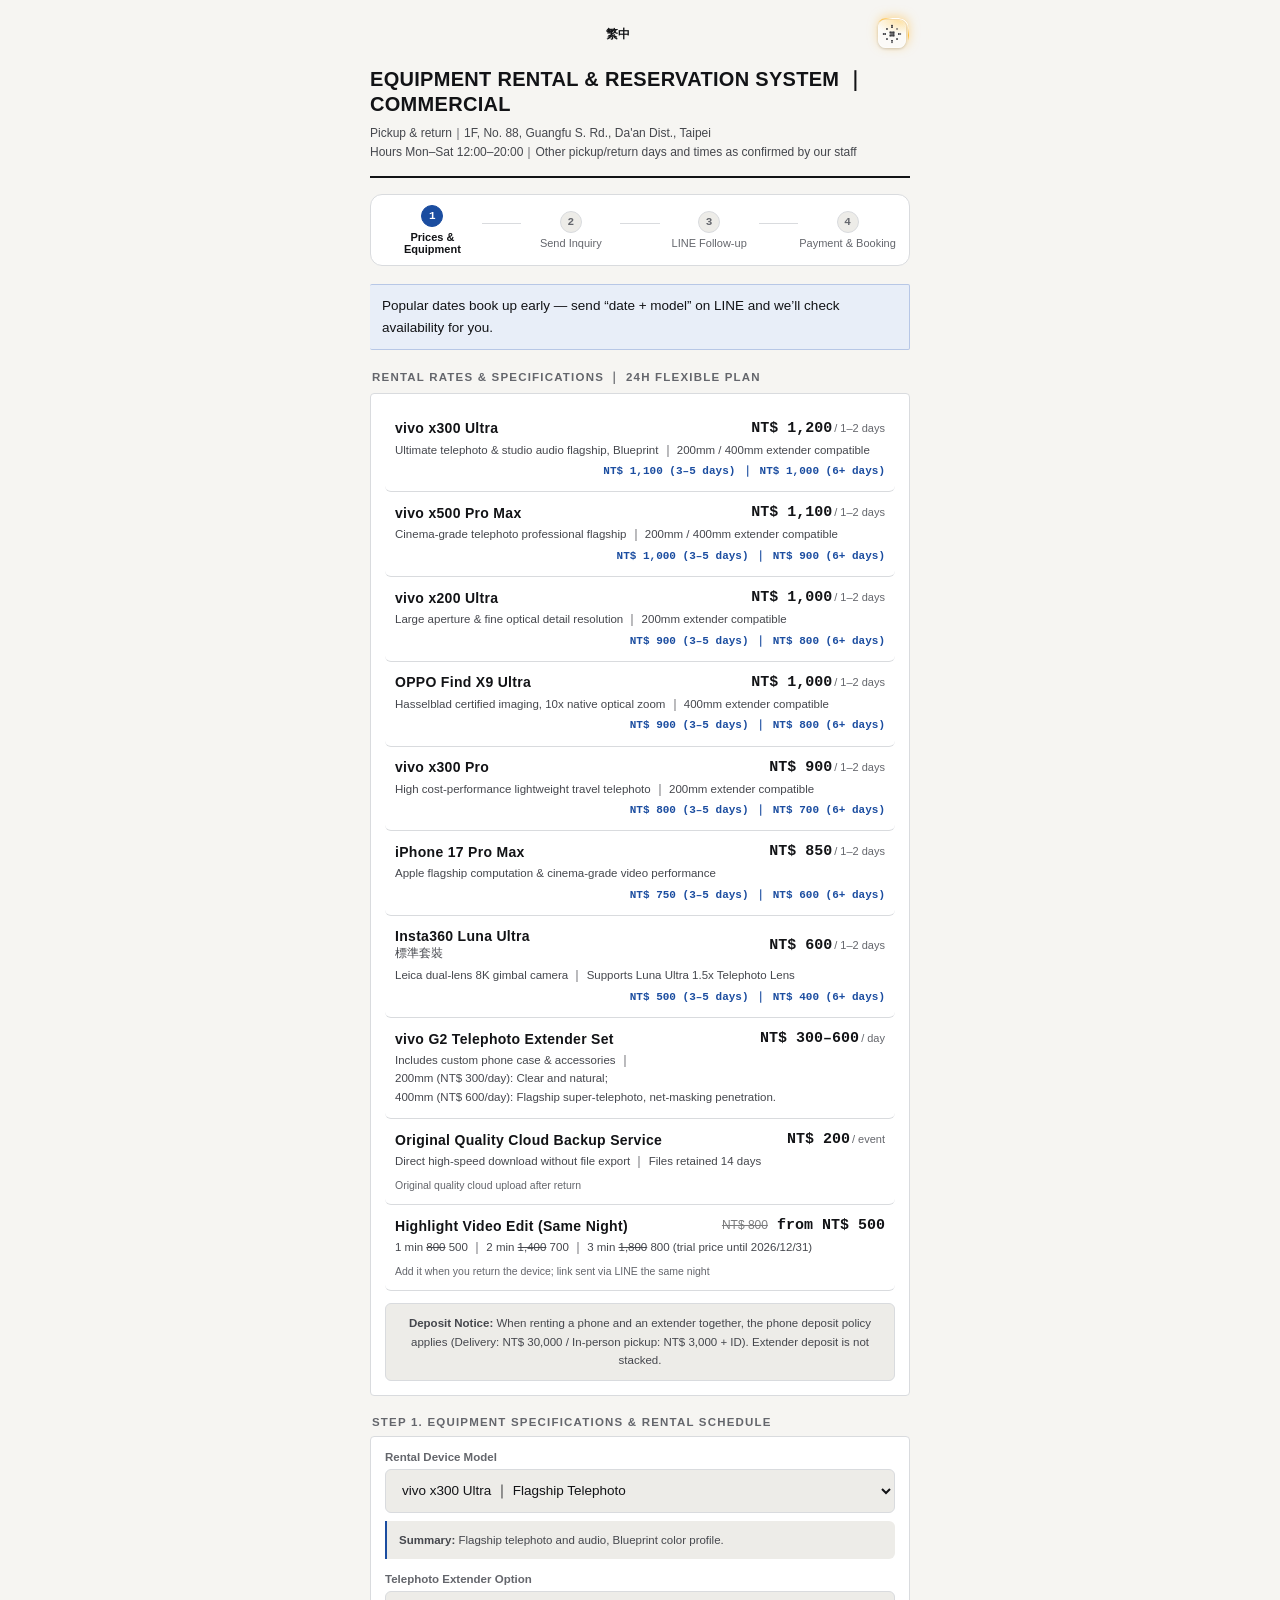
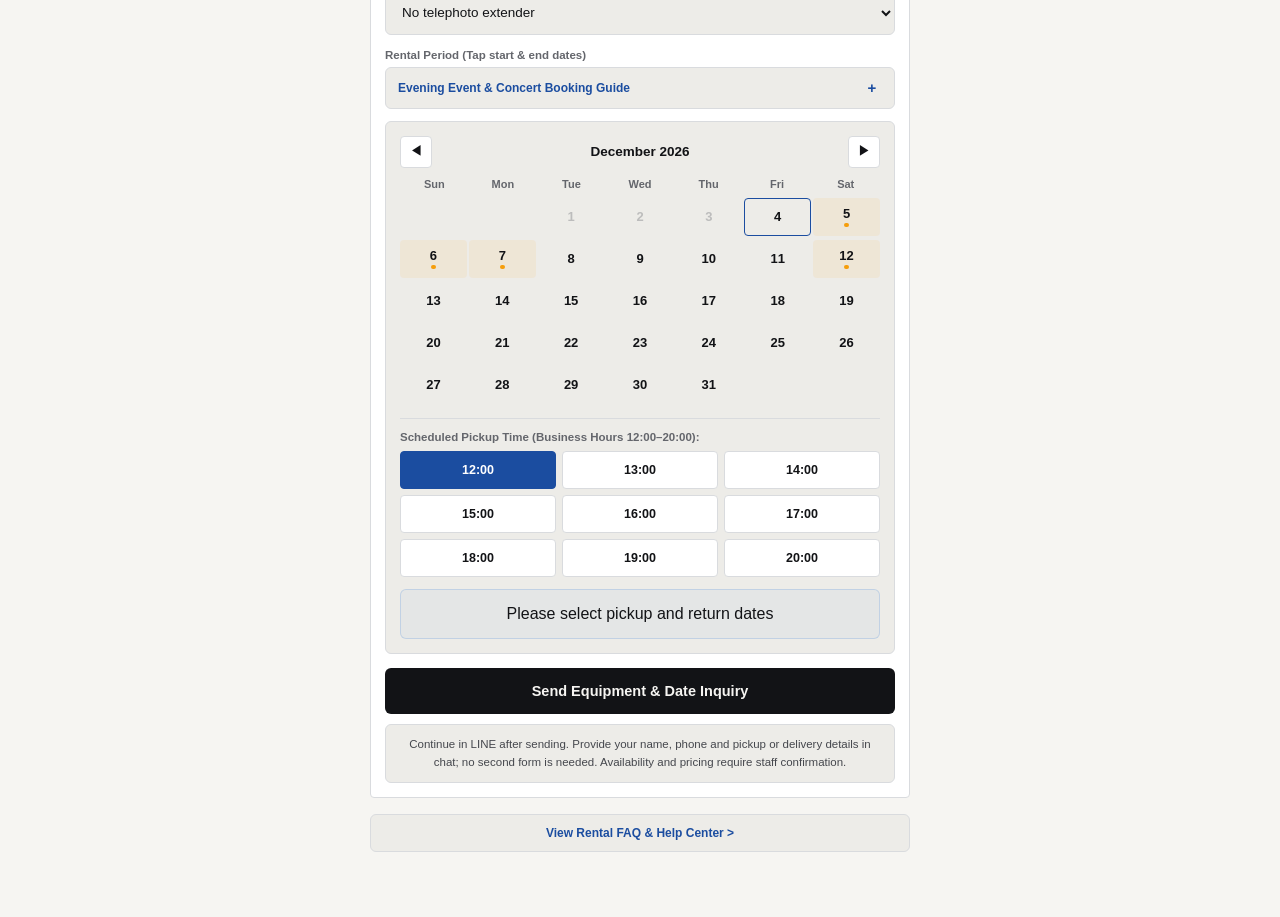
<file: index.html>
<!DOCTYPE html>
<html lang="zh-TW">
<head>
<meta charset="UTF-8">
<script>/* 2026-11-09 LINE 歡迎訊息 B／C 用同一個 LIFF 半版開：?p=faq／?p=flow 直接轉到常見問題／租借流程（LIFF 會把參數包在 liff.state） */(function(){try{var q=new URLSearchParams(location.search),p=q.get("p"),st=q.get("liff.state");if(!p&&st){p=new URLSearchParams(st.replace(/^[^?]*\?/,"")).get("p")}var go={faq:"/faq.html",flow:"/rental_process.html",map:"/map.html?v=20261111b"}[p];/* 2026-11-11 歡迎卡成效：網址帶 wt（客人代碼）就送一筆開啟紀錄（不擋畫面） */try{var wt=q.get("wt");if(!wt&&st){wt=new URLSearchParams(st.replace(/^[^?]*\?/,"")).get("wt")}if(wt&&/^[0-9a-f]{16}$/.test(wt)&&navigator.sendBeacon){navigator.sendBeacon("https://admin.24932067.xyz/api/welcome/t?b=1&k="+({map:"map",flow:"flow"}[p]||"price")+"&t="+wt)}/* 2026-11-11 圖文選單連結帶 src=menu：匿名記一次 */var sm=q.get("src");if(!sm&&st){sm=new URLSearchParams(st.replace(/^[^?]*\?/,"")).get("src")}if((sm==="menu"||sm==="rm")&&!wt&&navigator.sendBeacon){navigator.sendBeacon("https://admin.24932067.xyz/api/welcome/t?b=1&s=menu&k="+({map:"map",flow:"flow"}[p]||"price"))}}catch(e){}if(go)location.replace(go)}catch(e){}})();</script>
<script>/* 載入前先套深色，避免先閃白（2026-10-27） */(function(){try{var s=localStorage.getItem("fir-theme");if(s==="dark"||(!s&&window.matchMedia&&matchMedia("(prefers-color-scheme: dark)").matches))document.documentElement.setAttribute("data-theme","dark")}catch(e){}})();</script>
<meta name="robots" content="noindex">
<meta name="viewport" content="width=device-width,initial-scale=1.0,maximum-scale=1.0,user-scalable=no,viewport-fit=cover">
<title>器材租賃價目與檔期詢問</title>
<script charset="utf-8" src="https://static.line-scdn.net/liff/edge/2/sdk.js"></script>
<style>
:root {
  /* 淺色模式變數（2026-10-26 與門市控制台統一：中性灰＋單一藍色重點） */
  --bg-color: #F6F5F2;
  --card-bg: #ffffff;
  --panel-bg: #EDECE8;
  --sub-card-bg: #F9F8F6;
  --text-main: #121316;
  --text-muted: #45474d;
  --text-light: #64666c;
  --border-color: #D9DBDE;
  --border-dark: #121316;
  --accent-blue: #1B4DA0;
  --accent-blue-bg: #E8EEF8;
  --accent-blue-border: #B7C7E6;
  --toast-bg: #121316;
  --toast-text: #F6F5F2;
  --danger-bg: #fef2f2;
  --danger-border: #fecaca;
  --danger-text: #b91c1c;
}

/* 深色模式變數（2026-10-26 與門市控制台同一組石墨色＋交機藍） */
[data-theme="dark"] {
  --bg-color: #121316;
  --card-bg: #191A1E;
  --panel-bg: #202227;
  --sub-card-bg: #202227;
  --text-main: #ECEBE7;
  --text-muted: #B2B3B8;
  --text-light: #94959B;
  --border-color: #2E3036;
  --border-dark: #5d5f66;
  --accent-blue: #7FA2E0;
  --accent-blue-bg: rgba(127,162,224,.12);
  --accent-blue-border: rgba(127,162,224,.4);
  --toast-bg: #7FA2E0;
  --toast-text: #121316;
  --danger-bg: #2d1515;
  --danger-border: #5c2424;
  --danger-text: #fca5a5;
}

* { 
  -webkit-text-size-adjust: 100%; 
  text-size-adjust: 100%; 
  box-sizing: border-box; 
  font-family: -apple-system, BlinkMacSystemFont, "SF Pro Text", "Segoe UI", Roboto, Helvetica, Arial, sans-serif; 
  transition: background-color 0.25s ease, color 0.25s ease, border-color 0.25s ease; 
}

html, body {
  overflow-x: hidden;
  max-width: 100vw;
  width: 100%;
}

body { 
  margin: 0; 
  background: var(--bg-color); 
  color: var(--text-main); 
  -webkit-font-smoothing: antialiased; 
  padding: 16px 12px max(36px, env(safe-area-inset-bottom) + 16px); 
  display: flex; 
  justify-content: center; 
}

.wrap { 
  width: min(100%, 540px); 
  max-width: 100%;
}

/* 頂部極簡控制列 */
.utility-bar { 
  display: flex; 
  justify-content: flex-end; 
  align-items: center; 
  gap: 8px; 
  margin-bottom: 14px; 
}

.lang-pill-btn {
  background: var(--card-bg);
  border: 1px solid var(--border-color);
  color: var(--text-main);
  padding: 4px 10px;
  border-radius: 6px;
  font-size: 11.5px;
  font-weight: 700;
  letter-spacing: 0.5px;
  cursor: pointer;
  min-height: 32px;
  transition: all 0.2s ease;
}
.lang-pill-btn:hover { border-color: var(--accent-blue); color: var(--accent-blue); }
.lang-pill-btn:active { transform: scale(0.94); }

.theme-morph-btn {
  background: var(--card-bg);
  border: 1px solid var(--border-color);
  color: var(--text-main);
  width: 32px;
  height: 32px;
  min-height: 32px;
  border-radius: 6px;
  display: inline-flex;
  align-items: center;
  justify-content: center;
  cursor: pointer;
  padding: 0;
  transition: border-color 0.2s ease, transform 0.15s ease;
}
.theme-morph-btn:hover { border-color: var(--accent-blue); color: var(--accent-blue); }
.theme-morph-btn:active { transform: scale(0.92); }

.sun-moon-svg { overflow: visible; }
.sun-core { transform-origin: center; transition: transform 0.45s cubic-bezier(0.4, 0, 0.2, 1); }
.mask-cutout { transition: transform 0.45s cubic-bezier(0.4, 0, 0.2, 1); transform: translate(12px, -12px); }
.sun-rays { transform-origin: center; transition: transform 0.45s cubic-bezier(0.4, 0, 0.2, 1), opacity 0.3s ease; opacity: 1; }

[data-theme="dark"] .sun-core { transform: scale(1.6); }
[data-theme="dark"] .mask-cutout { transform: translate(0, 0); }
[data-theme="dark"] .sun-rays { transform: rotate(90deg) scale(0.2); opacity: 0; }

/* 電腦版備援：LINE 連結＋QR（2026-10-24） */
.fb-line { display:flex; gap:14px; align-items:center; margin:12px 0; padding:12px; border:1px solid var(--border-color); border-radius:8px; background:var(--panel-bg); }
.fb-qr { flex:none; width:168px; height:168px; background:#fff; border-radius:6px; padding:4px; }
.fb-qr svg { width:100%; height:100%; display:block; }
.fb-line-text { display:flex; flex-direction:column; gap:4px; font-size:13px; color:var(--text-muted); }
.fb-line-text strong { color:var(--text-main); font-size:14px; }
.fb-id b { color:var(--text-main); }
.fb-open { margin-top:4px; display:inline-block; padding:8px 12px; border-radius:6px; background:#04963f; color:#fff; font-weight:700; text-decoration:none; text-align:center; }

/* 頂部商標與門市資訊 */
.header { padding-bottom: 14px; border-bottom: 2px solid var(--border-dark); margin-bottom: 16px; }
.header .subtitle:first-child { margin-top: 0; font-size: 20px; font-weight: 800; color: var(--text-main); letter-spacing: 0.3px; }
.brand { font-size: 22px; font-weight: 800; letter-spacing: 0.5px; color: var(--text-main); }
.subtitle { margin-top: 3px; color: var(--text-light); font-size: 11.5px; letter-spacing: 1.5px; font-weight: 600; text-transform: uppercase; }
.store { margin-top: 8px; color: var(--text-muted); font-size: 12px; line-height: 1.6; }

/* 預約 4 步驟進度引導 */
.stepper { display: flex; justify-content: space-between; align-items: center; margin: 14px 0 18px; padding: 10px 12px; background: var(--card-bg); border: 1px solid var(--border-color); border-radius: 12px; box-shadow: none; }
.step { display: flex; flex-direction: column; align-items: center; gap: 4px; font-size: 11px; color: var(--text-light); flex: 1; text-align: center; }
.step-num { width: 22px; height: 22px; border-radius: 50%; background: var(--panel-bg); border: 1px solid var(--border-color); display: flex; align-items: center; justify-content: center; font-weight: 700; color: var(--text-light); font-size: 11px; }
.step.active .step-num { background: var(--accent-blue); border-color: var(--accent-blue); color: #ffffff; }
.step.active span { color: var(--text-main); font-weight: 700; }
.step-line { flex: 0.4; height: 1px; background: var(--border-color); margin-top: -14px; }

.section-title { font-size: 11.5px; font-weight: 800; color: var(--text-light); letter-spacing: 1.2px; text-transform: uppercase; margin: 20px 2px 8px; }
.card { background: var(--card-bg); border: 1px solid var(--border-color); border-radius: 8px; padding: 14px; box-shadow: 0 2px 8px rgba(0,0,0,0.02); }

/* 費率卡片清單 */
.price-row { 
  display: flex; 
  flex-direction: column; 
  gap: 4px; 
  padding: 12px 10px; 
  border-bottom: 1px solid var(--border-color); 
  border-radius: 6px; 
  cursor: pointer; 
  transition: background-color 0.15s ease, transform 0.15s ease; 
}
.price-row:last-child { border-bottom: none; }
.price-row:hover { background: var(--panel-bg); }
.price-row:active { background: var(--accent-blue-bg); transform: scale(0.995); }

.price-row-top { display: flex; justify-content: space-between; align-items: center; gap: 8px; flex-wrap: nowrap; }
.product-name { font-size: 14px; font-weight: 700; color: var(--text-main); letter-spacing: 0.3px; white-space: nowrap; }
.product-name .name-sub { display: block; font-size: 12px; font-weight: 500; color: var(--text-muted); letter-spacing: 0; margin-top: 1px; }   /* 2026-11-09 使用者：Luna Ultra 名稱換行，標準套裝放第二行 */
.price-main { font-size: 15px; font-weight: 800; color: var(--text-main); white-space: nowrap; text-align: right; font-variant-numeric: tabular-nums; }
.price-main small { font-size: 11px; font-weight: 500; color: var(--text-light); margin-left: 2px; }
.product-desc { color: var(--text-muted); font-size: 11.5px; line-height: 1.6; }
.price-tier { text-align: right; color: var(--accent-blue); font-size: 11px; line-height: 1.4; margin-top: 1px; font-weight: 600; font-variant-numeric: tabular-nums; }
.product-deposit { margin-top: 3px; color: var(--text-light); font-size: 10.5px; line-height: 1.4; }

/* 表單欄位 */
.field { margin-bottom: 14px; }
.field:last-child { margin-bottom: 0; }
label { display: block; margin-bottom: 6px; color: var(--text-light); font-size: 11.5px; font-weight: 700; }
select, input[type="text"] { width: 100%; min-height: 44px; padding: 10px 12px; border: 1px solid var(--border-color); border-radius: 6px; background: var(--panel-bg); color: var(--text-main); font: inherit; font-size: 13.5px; outline: 0; }
select:focus, input[type="text"]:focus { border-color: var(--accent-blue); box-shadow: 0 0 0 2px var(--accent-blue-bg); }
.device-note { margin-top: 8px; padding: 10px 12px; border-left: 2px solid var(--accent-blue); border-radius: 0 6px 6px 0; background: var(--panel-bg); color: var(--text-muted); font-size: 11.5px; line-height: 1.6; }

/* 晚間活動／演唱會選期指南（折疊式手風琴） */
.calendar-guide-box {
  background: var(--panel-bg);
  border: 1px solid var(--border-color);
  border-radius: 6px;
  padding: 10px 12px;
  margin-bottom: 12px;
  font-size: 11.5px;
  line-height: 1.55;
  transition: all 0.2s ease;
}
.calendar-guide-header {
  display: flex;
  justify-content: space-between;
  align-items: center;
  cursor: pointer;
  user-select: none;
}
.calendar-guide-title {
  color: var(--accent-blue);
  font-weight: 700;
  font-size: 12px;
}
.calendar-guide-toggle-icon {
  font-size: 15px;
  font-weight: 700;
  color: var(--accent-blue);
  line-height: 1;
  width: 20px;
  height: 20px;
  display: flex;
  align-items: center;
  justify-content: center;
}
.calendar-guide-body {
  display: none;
  padding-top: 8px;
  border-top: 1px dashed var(--border-color);
  margin-top: 8px;
}
.calendar-guide-box.open .calendar-guide-body {
  display: block;
}
.calendar-guide-item {
  color: var(--text-main);
  margin-bottom: 6px;
  line-height: 1.5;
  font-size: 11.5px;
}
.calendar-guide-item strong {
  color: var(--text-main);
  font-weight: 700;
}
.calendar-guide-note {
  margin-top: 6px;
  font-size: 11px;
  color: var(--text-light);
  line-height: 1.5;
}

/* 整合式雙擊區間月曆 */
.calendar-box { background: var(--panel-bg); border: 1px solid var(--border-color); border-radius: 6px; padding: 14px; margin-bottom: 14px; }

.cal-nav { display: flex; justify-content: space-between; align-items: center; margin-bottom: 10px; }
.cal-title { font-size: 13.5px; font-weight: 700; color: var(--text-main); }
.cal-btn { background: var(--card-bg); border: 1px solid var(--border-color); color: var(--text-main); border-radius: 4px; width: 32px; height: 32px; min-height: 32px; padding: 0; display: flex; align-items: center; justify-content: center; cursor: pointer; font-size: 12px; }
.cal-btn:hover { border-color: var(--accent-blue); }
.cal-weekdays { display: grid; grid-template-columns: repeat(7, 1fr); text-align: center; font-size: 11px; color: var(--text-light); font-weight: 700; margin-bottom: 8px; }
.cal-grid { display: grid; grid-template-columns: repeat(7, 1fr); gap: 2px; row-gap: 4px; }

/* 月曆格子與燈號小點 */
.cal-cell {
  height: 38px;
  display: flex;
  flex-direction: column;
  align-items: center;
  justify-content: center;
  font-size: 13px;
  font-weight: 600;
  border-radius: 4px;
  cursor: pointer;
  color: var(--text-main);
  position: relative;
  user-select: none;
  font-variant-numeric: tabular-nums;
  border: 1px solid transparent;
}
.cal-cell:hover:not(.disabled) { background: var(--accent-blue-bg); }
.cal-cell.disabled { color: var(--text-light); opacity: 0.35; cursor: not-allowed; }
.cal-cell.disabled .cell-dot { display: none; }

/* 日期下方僅呈現黃、紅提示；一般日期不標示充足。 */
.cell-dot {
  width: 4.5px;
  height: 4.5px;
  border-radius: 50%;
  margin-top: 1.5px;
}
.cal-cell.p-yellow { background: rgba(245, 158, 11, 0.08); }
.cal-cell.p-yellow .cell-dot { background-color: #f59e0b; }
.cal-cell.p-red { background: rgba(239, 68, 68, 0.09); color: #f87171; }
.cal-cell.p-red .cell-dot { background-color: #ef4444; }

/* ★ 選取範圍與今日標記樣式 (完全去除藍點，今日以細緻邊框識別) */
.cal-cell.today { 
  border: 1px solid var(--accent-blue) !important; 
  border-radius: 4px; 
}
.cal-cell.range-start { 
  background: var(--accent-blue) !important; 
  color: #ffffff !important; 
  font-weight: 800; 
  border-radius: 4px 0 0 4px; 
}
.cal-cell.range-end { 
  background: var(--accent-blue) !important; 
  color: #ffffff !important; 
  font-weight: 800; 
  border-radius: 0 4px 4px 0; 
}
.cal-cell.range-start.range-end { border-radius: 4px !important; }
.cal-cell.range-mid { 
  background: var(--accent-blue-bg) !important; 
  color: var(--accent-blue) !important; 
  border-radius: 0; 
  font-weight: 700; 
}
/* 活動標記（2026-11-18）：日期下方細線＋月曆下方當月活動清單；只列名稱，不代表檔期 */
.ev-mark { width: 12px; height: 2px; border-radius: 1px; margin-top: 2px; background: #8b5cf6; }
.cal-cell.disabled .ev-mark { display: none; }
.cal-cell.range-start .ev-mark, .cal-cell.range-end .ev-mark { background: #ffffff; }
.cal-events { margin-top: 10px; font-size: 12px; line-height: 1.55; color: var(--text-main); }
.cal-events:empty { display: none; }
.cal-events-title { font-size: 11.5px; font-weight: 700; color: var(--text-light); margin-bottom: 4px; display: flex; align-items: center; gap: 6px; }
.cal-events-title::before { content: ""; width: 12px; height: 2px; border-radius: 1px; background: #8b5cf6; }
.cal-events ul { margin: 0; padding: 0; list-style: none; }
.cal-events li { padding: 3px 0; border-top: 1px dashed var(--border-color); }
.cal-events li:first-child { border-top: 0; }
.cal-events li.sel { color: #8b5cf6; font-weight: 700; }
.cal-events .ev-d { font-variant-numeric: tabular-nums; font-weight: 700; margin-right: 6px; }
.cal-events .ev-v { color: var(--text-light); }
.cal-events-note { margin-top: 4px; font-size: 11px; color: var(--text-light); }
.cal-cell.range-start .cell-dot, 
.cal-cell.range-end .cell-dot { 
  background-color: #ffffff !important; 
}

/* 取機時間膠囊（3 欄對稱格線佈局） */
.time-pill-section { margin-top: 14px; padding-top: 12px; border-top: 1px solid var(--border-color); }
.time-pill-label { font-size: 11.5px; color: var(--text-light); font-weight: 700; margin-bottom: 8px; }
.time-pills { display: grid; grid-template-columns: repeat(3, 1fr); gap: 6px; }
.time-pill { width: 100%; min-height: 38px; padding: 6px 2px; border-radius: 4px; font-size: 12.5px; font-weight: 600; background: var(--card-bg); border: 1px solid var(--border-color); color: var(--text-main); cursor: pointer; font-variant-numeric: tabular-nums; display: flex; align-items: center; justify-content: center; transition: all 0.15s ease; }
.time-pill:hover { border-color: var(--accent-blue); }
.time-pill.active { background: var(--accent-blue); color: #ffffff; border-color: var(--accent-blue); font-weight: 700; }
[data-theme="dark"] .time-pill.active { color: #0f1012; }

/* 預約檔期格式化呈現 */
.cal-summary { 
  margin-top: 12px; 
  padding: 12px 14px; 
  background: rgba(31, 111, 209, 0.04); 
  border: 1px solid rgba(31, 111, 209, 0.18); 
  border-radius: 6px; 
  line-height: 1.5; 
  text-align: center; 
  display: flex;
  flex-direction: column;
  align-items: center;
  justify-content: center;
}
[data-theme="dark"] .cal-summary {
  background: rgba(90, 169, 255, 0.06); 
  border: 1px solid rgba(90, 169, 255, 0.18); 
}

.cal-summary-grid {
  display: inline-flex;
  flex-direction: column;
  align-items: flex-start;
  margin: 0 auto;
}
.cal-summary-row {
  display: flex;
  align-items: baseline;
  width: 100%;
}
.cal-summary-lbl {
  width: 60px;
  text-align: right;
  margin-right: 8px;
  font-size: 12px;
  font-weight: 600;
  color: var(--text-light);
  flex-shrink: 0;
  white-space: nowrap;
}
.cal-summary-val {
  text-align: left;
  font-size: 13.5px;
  font-weight: 700;
  color: #0369a1;
  font-variant-numeric: tabular-nums;
  white-space: nowrap;
}
[data-theme="dark"] .cal-summary-val {
  color: #f8fafc;
}

.tilde-row { margin: -2px 0; }
.tilde-row .cal-summary-val {
  text-align: center;
  width: 100%;
  color: var(--text-light);
  font-size: 14px;
}

/* 友善庫存壓力即時提示卡 */
.pressure-alert {
  display: none;
  margin-top: 10px;
  padding: 8px 12px;
  border-radius: 6px;
  font-size: 11.5px;
  line-height: 1.55;
  text-align: center;
}
.alert-yellow {
  background: rgba(245, 158, 11, 0.12);
  border: 1px solid rgba(245, 158, 11, 0.35);
  color: #d97706;
}
[data-theme="dark"] .alert-yellow {
  color: #fbbf24;
}
.alert-red {
  background: rgba(239, 68, 68, 0.12);
  border: 1px solid rgba(239, 68, 68, 0.35);
  color: #dc2626;
}
[data-theme="dark"] .alert-red {
  color: #f87171;
}

/* 精簡版暫存提示框 */
.saved-box { 
  display: none; 
  margin: 0 0 12px; 
  padding: 8px 12px; 
  border: 1px solid var(--border-color); 
  border-radius: 6px; 
  background: var(--panel-bg); 
  color: var(--text-muted); 
  font-size: 12px; 
  line-height: 1.4;
  align-items: center;
  gap: 8px;
}
.saved-box.show { display: flex; }
.saved-close-x {
  cursor: pointer;
  font-size: 12px;
  font-weight: 700;
  color: var(--text-light);
  width: 18px;
  height: 18px;
  display: inline-flex;
  align-items: center;
  justify-content: center;
  border-radius: 50%;
  background: var(--card-bg);
  border: 1px solid var(--border-color);
  flex-shrink: 0;
  transition: all 0.15s ease;
}
.saved-close-x:hover {
  color: var(--danger-text);
  border-color: var(--danger-border);
  background: var(--danger-bg);
}

/* 說明文字樣式 */
.notice-box { 
  margin-top: 10px; 
  padding: 10px 12px; 
  border-radius: 6px; 
  background: var(--panel-bg); 
  border: 1px solid var(--border-color); 
  color: var(--text-muted); 
  font-size: 11.5px; 
  line-height: 1.6; 
  text-align: center;
}

.lens-tip-box { display: none; margin-top: 8px; padding: 10px 12px; background: var(--accent-blue-bg); border: 1px solid var(--accent-blue-border); border-radius: 6px; color: var(--accent-blue); font-size: 11.5px; line-height: 1.55; }
.delivery-notice { font-size: 11.5px; color: var(--text-muted); margin-top: 6px; line-height: 1.55; background: var(--panel-bg); padding: 10px; border-radius: 6px; border: 1px solid var(--border-color); }

/* 展開切換區塊 */
.switch-cta-box { margin-top: 14px; padding: 12px 14px; border-radius: 6px; background: var(--panel-bg); border: 1px dashed var(--border-color); text-align: center; }
.switch-cta-desc { font-size: 11px; color: var(--text-light); margin-bottom: 8px; line-height: 1.4; }
.link-btn { width: 100%; min-height: 40px; background: var(--card-bg); border: 1px solid var(--border-color); color: var(--text-muted); border-radius: 6px; font-size: 12.5px; font-weight: 700; cursor: pointer; transition: all 0.15s ease; }
.link-btn:hover { border-color: var(--accent-blue); color: var(--accent-blue); }
.link-btn:active { background: var(--panel-bg); }

@keyframes fadeInFormal {
  from { opacity: 0; transform: translateY(12px); }
  to { opacity: 1; transform: translateY(0); }
}

.status { display: none; margin-bottom: 14px; padding: 10px 12px; border: 1px solid var(--danger-border); border-radius: 6px; background: var(--danger-bg); color: var(--danger-text); font-size: 12px; line-height: 1.5; }
.status.show { display: block; }

/* 按鈕風格 */
button { width: 100%; min-height: 46px; padding: 11px; border-radius: 6px; font: inherit; font-size: 14px; font-weight: 700; cursor: pointer; }
button:disabled { opacity: .45; cursor: not-allowed; }
.secondary { background: var(--panel-bg); color: var(--text-main); border: 1px solid var(--border-color); }
.secondary:hover { border-color: var(--accent-blue); }

.btn-inquiry { 
  background: #1f6fd1; 
  color: #ffffff; 
  border: none; 
  font-size: 14.5px; 
  font-weight: 800; 
  border-radius: 6px; 
  cursor: pointer; 
  box-shadow: none;
  transition: opacity 0.15s ease, transform 0.15s ease; 
}
[data-theme="dark"] .btn-inquiry { 
  background: #1f6fd1; 
  color: #ffffff; 
  box-shadow: none;
}
.btn-inquiry:hover { opacity: 0.92; }
.btn-inquiry:active { opacity: 0.85; transform: scale(0.99); }

.btn-submit { 
  background: var(--accent-blue); 
  color: #ffffff; 
  border: none; 
  font-size: 14.5px; 
  font-weight: 800; 
  border-radius: 6px; 
  cursor: pointer; 
  box-shadow: none;
  transition: opacity 0.15s ease, transform 0.15s ease; 
}
[data-theme="dark"] .btn-submit { color: #0f1012; }
.btn-submit:active { opacity: 0.9; transform: scale(0.99); }

/* 備用複製抽屜 */
.fallback { display: none; position: fixed; z-index: 20; left: 0; right: 0; bottom: 0; padding: 18px 14px max(18px, env(safe-area-inset-bottom)); background: var(--card-bg); border-top: 1px solid var(--border-dark); border-radius: 12px 12px 0 0; box-shadow: 0 -4px 20px rgba(0,0,0,0.1); }
.fallback.show { display: block; }
.fallback h2 { margin: 0 0 6px; font-size: 16px; color: var(--text-main); }
.fallback p { color: var(--text-muted); font-size: 12.5px; line-height: 1.5; }
textarea { width: 100%; height: 160px; padding: 10px; background: var(--panel-bg); color: var(--text-main); border: 1px solid var(--border-color); border-radius: 6px; resize: none; font-size: 13px; }
.sheet-buttons { display: grid; grid-template-columns: 1fr 1fr; gap: 8px; margin-top: 10px; }

/* 浮動提示膠囊 Toast */
.toast-capsule {
  position: fixed;
  bottom: 32px;
  left: 50%;
  transform: translateX(-50%) translateY(20px);
  background-color: var(--toast-bg);
  color: var(--toast-text);
  padding: 10px 22px;
  border-radius: 20px;
  font-size: 13px;
  font-weight: 700;
  letter-spacing: 0.5px;
  box-shadow: 0 10px 25px rgba(0, 0, 0, 0.25);
  opacity: 0;
  visibility: hidden;
  transition: opacity 0.25s ease, transform 0.25s ease, visibility 0.25s;
  z-index: 99999;
  pointer-events: none;
  white-space: nowrap;
}
.toast-capsule.show {
  opacity: 1;
  visibility: visible;
  transform: translateX(-50%) translateY(0);
}

/* ===== 2026-10-28 全站統一（與 ssystem089.com 同一組色票：鏡筒黑、陽極鋁銀、相紙白、ZEISS 藍；LINE 綠 #047A35）===== */
:root{--ink:#121316;--on-ink:#F6F5F2;--line-green:#047A35;--mono:"SF Mono",ui-monospace,Menlo,"Roboto Mono",monospace}
[data-theme="dark"]{--ink:#ECEBE7;--on-ink:#121316}
.card,.faq-list{border-radius:4px;box-shadow:none}
.notice,.call-notice,.fb-line{border-radius:4px}
.header{border-bottom-color:var(--ink)}
.chip{border-radius:3px}
.tab{border-radius:6px}
.tab.active,[data-theme="dark"] .tab.active{background:var(--ink);border-color:var(--ink);color:var(--on-ink)}
.action-button,.link-button,[data-theme="dark"] .action-button,[data-theme="dark"] .link-button{background:var(--ink);color:var(--on-ink)}
.link-button.secondary,[data-theme="dark"] .link-button.secondary{background:transparent;color:var(--ink);border:1px solid var(--ink)}
.btn-inquiry,[data-theme="dark"] .btn-inquiry,.btn-submit,[data-theme="dark"] .btn-submit{background:var(--ink);color:var(--on-ink)}
.fb-open{background:var(--line-green)}
.price-main,.price-tier{font-family:var(--mono);font-variant-numeric:tabular-nums}
.toast-capsule{border-radius:6px}
.step-number,.step-num{font-family:var(--mono)}
/* 審查第 1 輪：深色模式的分隔線不要全亮；手機 hover 不黏住 */
[data-theme="dark"] .header{border-bottom-color:#5d5f66}
.lang-pill-btn,.theme-morph-btn{border-radius:6px}

/* 2026-11-09 使用者：價目表上方提醒提早預定（淡黃＋香檳金） */
.book-early{margin:4px 0 14px;padding:10px 12px;background:var(--accent-blue-bg);border:1px solid var(--accent-blue-border);border-left:2px solid var(--gold);color:var(--text-main);font-size:13.5px;line-height:1.6;border-radius:2px}
</style>
<link rel="icon" href="/favicon.ico" sizes="any"><link rel="icon" type="image/png" sizes="32x32" href="/favicon-32.png"><link rel="apple-touch-icon" href="/apple-touch-icon.png">
<link rel="stylesheet" href="/assets/ss-theme-switch.css?v=2026110903">
<script src="/assets/ss-theme-switch.js?v=2026110903" defer></script>
<script>/* 2026-11-09 日月鍵換成點陣玻璃鍵；切換後照本頁原本的 applyTheme 套用 */document.addEventListener("DOMContentLoaded",function(){var b=document.querySelector(".theme-morph-btn");if(b&&window.SSThemeSwitch)SSThemeSwitch.upgrade(b,{w:"36px",onChange:function(t){if(typeof applyTheme==="function")applyTheme(t)}})});</script>
</head>
<body>
<main class="wrap">

  <!-- 0. 頂部極簡控制列 -->
  <div class="utility-bar">
    <button class="lang-pill-btn" id="btn-lang-toggle" onclick="toggleLanguage()">EN</button>
    <button class="theme-morph-btn" id="btn-theme-toggle" onclick="toggleTheme()" aria-label="Toggle Theme">
      <svg class="sun-moon-svg" viewBox="0 0 24 24" width="18" height="18">
        <defs>
          <mask id="moon-morph-mask">
            <rect x="0" y="0" width="100%" height="100%" fill="white" />
            <circle class="mask-cutout" cx="17" cy="7" r="7" fill="black" />
          </mask>
        </defs>
        <circle class="sun-core" cx="12" cy="12" r="5" fill="currentColor" mask="url(#moon-morph-mask)" />
        <g class="sun-rays" stroke="currentColor" stroke-width="2" stroke-linecap="round">
          <line x1="12" y1="2" x2="12" y2="4" />
          <line x1="12" y1="20" x2="12" y2="22" />
          <line x1="4.93" y1="4.93" x2="6.34" y2="6.34" />
          <line x1="17.66" y1="17.66" x2="19.07" y2="19.07" />
          <line x1="2" y1="12" x2="4" y2="12" />
          <line x1="20" y1="12" x2="22" y2="12" />
          <line x1="4.93" y1="19.07" x2="6.34" y2="17.66" />
          <line x1="17.66" y1="6.34" x2="19.07" y2="4.93" />
        </g>
      </svg>
    </button>
  </div>

  <header class="header">
    <div class="subtitle" id="subtitle">器材租賃價目與檔期詢問 ｜ EQUIPMENT RENTAL</div>
    <div class="store" id="store">取還機指定地點｜台北市大安區光復南路88號1樓<br>時間 週一至週六 12:00–20:00｜額外取還日、時間以客服確認為準</div>
  </header>

  <!-- 預約 4 步驟進度引導 -->
  <div class="stepper">
    <div class="step active" id="st1">
      <div class="step-num">1</div>
      <span id="step1Text">價目與選機</span>
    </div>
    <div class="step-line"></div>
    <div class="step" id="st2">
      <div class="step-num">2</div>
      <span id="step2Text">送出詢問</span>
    </div>
    <div class="step-line"></div>
    <div class="step" id="st3">
      <div class="step-num">3</div>
      <span id="step3Text">LINE 確認</span>
    </div>
    <div class="step-line"></div>
    <div class="step" id="st4">
      <div class="step-num">4</div>
      <span id="step4Text">付款預訂</span>
    </div>
  </div>

  <div class="book-early" id="bookEarly">熱門場次檔期需提早預定，直接在 LINE 傳『日期＋機型』，幫你查還有沒有檔期。</div>
  <div class="section-title" id="priceTitle">租借價目表 ｜ 24H 彈性制（點選器材快速帶入）</div>
  <section class="card">
    <!-- vivo x300 Ultra -->
    <div class="price-row" data-model="vivo x300 Ultra">
      <div class="price-row-top">
        <span class="product-name">vivo x300 Ultra</span>
        <div class="price-main">NT$ 1,200<small id="d12a">/ 1–2日</small></div>
      </div>
      <div class="product-desc" id="x300uDesc">極致長焦收音旗艦・藍圖原色 ｜ 支援 200mm / 400mm 增距鏡配備</div>
      <div class="price-tier" id="x300uPrice">NT$ 1,100（3–5日）｜ NT$ 1,000（6日以上）</div>
    </div>

    <!-- vivo x500 Pro Max -->
    <div class="price-row" data-model="vivo x500 Pro Max">
      <div class="price-row-top">
        <span class="product-name">vivo x500 Pro Max</span>
        <div class="price-main">NT$ 1,100<small id="d12x">/ 1–2日</small></div>
      </div>
      <div class="product-desc" id="x500pmDesc">長焦電影級專業旗艦規格 ｜ 可搭配 200mm / 400mm 增距鏡配件</div>
      <div class="price-tier" id="x500pmPrice">NT$ 1,000（3–5日）｜ NT$ 900（6日以上）</div>
    </div>

    <!-- vivo x200 Ultra -->
    <div class="price-row" data-model="vivo x200 Ultra">
      <div class="price-row-top">
        <span class="product-name">vivo x200 Ultra</span>
        <div class="price-main">NT$ 1,000<small id="d12b">/ 1–2日</small></div>
      </div>
      <div class="product-desc" id="x200uDesc">大光圈與細膩成像細節首選 ｜ 支援 200mm 增距鏡配件</div>
      <div class="price-tier" id="x200uPrice">NT$ 900（3–5日）｜ NT$ 800（6日以上）</div>
    </div>

    <!-- OPPO Find X9 Ultra -->
    <div class="price-row" data-model="OPPO Find X9 Ultra">
      <div class="price-row-top">
        <span class="product-name">OPPO Find X9 Ultra</span>
        <div class="price-main">NT$ 1,000<small id="d12d">/ 1–2日</small></div>
      </div>
      <div class="product-desc" id="oppoDesc">哈蘇影像認證，10倍原生光學變焦 ｜ 支援 400mm 增距鏡配件</div>
      <div class="price-tier" id="oppoPrice">NT$ 900（3–5日）｜ NT$ 800（6日以上）</div>
    </div>

    <!-- vivo x300 Pro -->
    <div class="price-row" data-model="vivo x300 Pro">
      <div class="price-row-top">
        <span class="product-name">vivo x300 Pro</span>
        <div class="price-main">NT$ 900<small id="d12c">/ 1–2日</small></div>
      </div>
      <div class="product-desc" id="x300pDesc">旅行輕便長焦攝影推薦首選 ｜ 支援 200mm 增距鏡配件</div>
      <div class="price-tier" id="x300pPrice">NT$ 800（3–5日）｜ NT$ 700（6日以上）</div>
    </div>

    <!-- iPhone 17 Pro / Max -->
    <div class="price-row" data-model="iPhone 17 Pro Max">
      <div class="price-row-top">
        <span class="product-name">iPhone 17 Pro Max</span>
        <div class="price-main">NT$ 850<small id="d12e">/ 1–2日</small></div>
      </div>
      <div class="product-desc" id="iphoneDesc">極致運算效能與專業級流暢影片錄製性能</div>
      <div class="price-tier" id="iphonePrice">NT$ 750（3–5日）｜ NT$ 600（6日以上）</div>
    </div>

    <!-- Insta360 Luna Ultra（2026-11-05 取代 DJI Pocket 4 Pro） -->
    <div class="price-row" data-model="Insta360 Luna Ultra 標準套裝">
      <div class="price-row-top">
        <span class="product-name">Insta360 Luna Ultra<span class="name-sub">標準套裝</span></span>
        <div class="price-main">NT$ 600<small id="d12f">/ 1–2日</small></div>
      </div>
      <div class="product-desc"><span id="djiDesc">徠卡雙鏡 8K 雲台相機</span> ｜ <a id="lunaTele" style="color:inherit;text-decoration:none" href="https://www.ssystem089.com/insta360-luna-ultra/#tele" target="_blank" rel="noopener">支援 Luna Ultra 1.5x 望遠鏡頭</a></div>
      <div class="price-tier" id="lunaPrice">NT$ 500（3–5日）｜ NT$ 400（6日以上）</div>
    </div>

    <!-- 增距鏡特仕組 -->
    <div class="price-row" data-model="僅租借 G2 增距鏡頭特仕組">
      <div class="price-row-top">
        <span class="product-name" id="lensTitle">vivo G2 增距鏡特仕組</span>
        <div class="price-main">NT$ 300–600<small id="perDayB">/ 日</small></div>
      </div>
      <div class="product-desc" id="lensDesc">
        含專用手機外殼及配件組 ｜<br>
        200mm（NT$ 300／日）：清晰寫實；<br>
        400mm（NT$ 600／日）：旗艦級超長焦，穿透防護網效果顯著。
      </div>
    </div>

    <!-- 雲端上傳 -->
    <div class="price-row" data-model="cloud">
      <div class="price-row-top">
        <span class="product-name" id="cloudTitle">雲端原畫質備份服務</span>
        <div class="price-main">NT$ 200<small id="perUse">/ 次</small></div>
      </div>
      <div class="product-desc" id="cloudDesc">拍畢免自行導出傳檔，原畫質雲端載點 ｜ 檔案安全保留 14 天</div>
      <div class="product-deposit" id="depCloud">歸還後代為原畫質雲端上傳備份</div>
    </div>

    <!-- 精彩花絮剪輯（2026-10-27 新增，交還時可加購） -->
    <div class="price-row" data-model="highlight">
      <div class="price-row-top">
        <span class="product-name" id="hlTitle">精彩花絮剪輯（當晚出）</span>
        <div class="price-main" id="hlPrice"><del style="opacity:.55;font-weight:500;font-size:.8em">NT$ 800</del> NT$ 500 起</div>
      </div>
      <div class="product-desc" id="hlDesc">1 分鐘 <del>800</del> 500 ｜ 2 分鐘 <del>1,400</del> 700 ｜ 3 分鐘 <del>1,800</del> 800（試營運價至 2026/12/31）</div>
      <div class="product-deposit" id="hlDep">交還時可加購，當晚以 LINE 傳雲端連結</div>
    </div>

    <div class="notice-box" style="margin-top:12px;" id="depositRuleTip">
      <strong>押金規範：</strong>主機設備與增距鏡配件合租時，以手機押金規範為主（超商寄送 NT$ 30,000 / 現場點交 NT$ 3,000 + 證件正本），不重複累計增距鏡押金。
    </div>
  </section>

  <!-- STEP 1：快速查檔期表單 -->
  <div class="section-title" id="formTitle">選擇設備與租借日期</div>
  <section class="card" id="formSectionStep1">
    <div id="liffStatus" class="status"></div>
    <noscript><p style="padding:10px 12px;border:1px solid var(--border-color);border-radius:8px;font-size:13px;">這個頁面需要 JavaScript 才能選日期。也可以直接到 LINE 官方帳號詢問：<a href="https://line.me/R/ti/p/@387wfayl">@387wfayl</a></p></noscript>
    
    <!-- 已暫存規格 -->
    <div id="savedSelection" class="saved-box"></div>

    <div class="field">
      <label for="model" id="modelLabel">租借設備機型</label>
      <select id="model">
        <option value="vivo x300 Ultra">vivo x300 Ultra ｜ 旗艦長焦收音</option>
        <option value="vivo x500 Pro Max">vivo x500 Pro Max ｜ 電影級長焦旗艦</option>
        <option value="vivo x200 Ultra">vivo x200 Ultra ｜ 高解析細節旗艦</option>
        <option value="vivo x300 Pro">vivo x300 Pro ｜ 旅行輕便長焦</option>
        <option value="OPPO Find X9 Ultra">OPPO Find X9 Ultra ｜ 哈蘇十倍光學</option>
        <option value="iPhone 17 Pro Max">iPhone 17 Pro / Max ｜ Apple 旗艦系列</option>
        <option value="Insta360 Luna Ultra 標準套裝">Insta360 Luna Ultra 標準套裝 ｜ 徠卡雙鏡 8K 雲台相機</option>
        <option value="僅租借 G2 增距鏡頭特仕組">僅租借 G2 增距鏡頭特仕組 ｜ 獨立鏡頭配件</option>
      </select>
      <div id="deviceNote" class="device-note"></div>
    </div>

    <!-- 增距鏡配件欄位 -->
    <div class="field" id="lensField">
      <label for="lens" id="lensLabel">增距鏡配件選配</label>
      <select id="lens"></select>
      <div id="lensDetailTip" class="lens-tip-box"></div>
    </div>

    <!-- 整合式區間月曆與時間快捷膠囊 -->
    <div class="field">
      <label id="calendarTitle">預計租期（點選月曆起訖日）</label>
      
      <!-- 晚間活動／演唱會選期指南（折疊式手風琴） -->
      <div class="calendar-guide-box" id="calendarGuideBox">
        <div class="calendar-guide-header" id="calGuideHeader" onclick="toggleCalendarGuide()">
          <span class="calendar-guide-title" id="calGuideTitle">晚間活動/演唱會選期指南</span>
          <span class="calendar-guide-toggle-icon" id="calGuideToggleIcon">+</span>
        </div>
        <div class="calendar-guide-body" id="calGuideBody">
          <div class="calendar-guide-item" id="guideItem1">
            <strong>• 看1天活動（例：9號）</strong>：選9號 預計取機時間 - 10號交還（計1日）
          </div>
          <div class="calendar-guide-item" id="guideItem2">
            <strong>• 看2天活動（例：9+10號）</strong>：選9號 預計取機時間 - 11號交還（計2日）
          </div>
          <div class="calendar-guide-note" id="guideNote">
            租訖日請直接選至【活動隔天】-<br>除熱門時段延長營業至23:00外，最終交還檔期於現場/客服確認為準。
          </div>
        </div>
      </div>

      <div class="calendar-box">
        <div class="cal-nav">
          <button type="button" class="cal-btn" id="calPrevBtn" aria-label="Previous Month">◀</button>
          <span class="cal-title" id="calMonthTitle">2026 年 10 月</span>
          <button type="button" class="cal-btn" id="calNextBtn" aria-label="Next Month">▶</button>
        </div>
        <div class="cal-weekdays" id="calWeekdaysContainer">
          <span>日</span><span>一</span><span>二</span><span>三</span><span>四</span><span>五</span><span>六</span>
        </div>
        <div class="cal-grid" id="calDaysGrid"></div>
        <div class="cal-events" id="calEvents" aria-live="polite"></div>

        <!-- 取機時間膠囊選單 -->
        <div class="time-pill-section">
          <div class="time-pill-label" id="timePillLabel">預計取機時間（營業時間 12:00–20:00）：</div>
          <div class="time-pills" id="timePillContainer">
            <button type="button" class="time-pill active" data-time="12:00">12:00</button>
            <button type="button" class="time-pill" data-time="13:00">13:00</button>
            <button type="button" class="time-pill" data-time="14:00">14:00</button>
            <button type="button" class="time-pill" data-time="15:00">15:00</button>
            <button type="button" class="time-pill" data-time="16:00">16:00</button>
            <button type="button" class="time-pill" data-time="17:00">17:00</button>
            <button type="button" class="time-pill" data-time="18:00">18:00</button>
            <button type="button" class="time-pill" data-time="19:00">19:00</button>
            <button type="button" class="time-pill" data-time="20:00">20:00</button>
          </div>
        </div>

        <!-- 預約檔期三行格式化呈現 -->
        <div class="cal-summary" id="calSummaryText">
          請點選月曆選擇預定租賃起訖日期
        </div>

        <!-- 友善庫存壓力提示卡 -->
        <div class="pressure-alert" id="pressureAlert"></div>
      </div>
    </div>

    <!-- 隱藏原生欄位 -->
    <input type="hidden" id="pickupDate">
    <input type="hidden" id="pickupClock" value="12:00">
    <input type="hidden" id="pickupTime">
    <input type="hidden" id="returnDate">

    <!-- 送出設備與檔期詢問 -->
    <button id="inquiryButton" type="button" class="btn-inquiry">送出設備與檔期詢問</button>
    
    <!-- 說明文字 -->
    <div class="notice-box" id="inquiryNotice">
      送出後請在 LINE 接續與客服確認；姓名、電話與交還方式於聊天室補充即可，無須返回填表。檔期及租金以專員確認為準。
    </div>

  </section>

  <div style="margin-top:16px;margin-bottom:20px;text-align:center">
    <a href="/faq.html" id="faqLink" style="display:inline-block;width:100%;padding:11px;border-radius:6px;background:var(--panel-bg);border:1px solid var(--border-color);color:var(--accent-blue);text-decoration:none;font-size:12px;font-weight:700;">
      常見問題 Q&A >
    </a>
  </div>
</main>

<section id="fallbackSheet" class="fallback">
  <h2 id="fallbackTitle">設備詢問內容</h2>
  <p id="fallbackGuide">請複製設備與日期，貼至官方 LINE 聊天室送出；姓名電話直接在聊天室補充即可。</p>
  <textarea id="fallbackText" readonly></textarea>
  <div class="fb-line">
    <div id="fbQr" class="fb-qr" aria-hidden="true"></div>
    <div class="fb-line-text">
      <strong id="fbQrTitle">用手機掃描 QR Code</strong>
      <span id="fbQrDesc">會打開 LINE 官方帳號，詢問內容已自動帶入，按傳送即可。</span>
      <span class="fb-id">LINE ID：<b id="fbOaId"></b></span>
      <a id="fbOpenLine" class="fb-open" target="_blank" rel="noopener">在這台電腦開啟 LINE</a>
    </div>
  </div>
  <div class="sheet-buttons">
    <button class="secondary" type="button" id="backButton">返回修改表單</button>
    <button class="btn-submit" type="button" id="copyButton">一鍵複製內容</button>
  </div>
</section>

<!-- 浮動提示膠囊 Toast -->
<div class="toast-capsule" id="app-toast"></div>

<script>
// 送出詢問的官方帳號：預設 SSystem（@387wfayl）；FIR 圖文選單連結加 ?oa=fir → FIR（@923wiilr）。2026-10-19
// 2026-10-24：參數統一解析（網址 query ＋ LIFF 的 liff.state，有無 ? 都可）。本次入口帶了任何參數就整組覆寫 sessionStorage 快取，
// 沒帶才讀快取（LIFF 初始化改網址後仍拿得到；上一個入口的 src=rm 不會殘留到新入口）。
const URL_KEYS = ["oa", "lang", "model", "src"];
const URLP_ALL = (function(){
  const out = {};
  try {
    const q = new URLSearchParams(location.search); const st = q.get("liff.state") || "";
    const stQuery = st.includes("?") ? st.slice(st.indexOf("?") + 1) : st.replace(/^\//, "");
    const sq = new URLSearchParams(stQuery);
    URL_KEYS.forEach(k => { out[k] = q.get(k) || sq.get(k) || ""; });
    const hasAny = URL_KEYS.some(k => out[k]);
    if (hasAny) { try { sessionStorage.setItem("urlp_all", JSON.stringify(out)); } catch(_) {} }
    else { try { const c = JSON.parse(sessionStorage.getItem("urlp_all") || "null"); if (c) URL_KEYS.forEach(k => { out[k] = c[k] || ""; }); } catch(_) {} }
  } catch(_) {}
  return out;
})();
function URLP(k){ return (URLP_ALL[k] || ""); }
const OA_PARAM = (URLP("oa") || "").toLowerCase();
const IS_FIR = OA_PARAM === "fir";
// 2026-10-24：從官網連過來（帶 lang／model／src=web）時，LIFF 內不能確定開在哪個聊天室，一律改開官方帳號聊天室；
// 圖文選單連結加上 ?src=rm 代表確定在官方帳號聊天室內，可直接 sendMessages。TRUST_BARE：舊版圖文選單沒帶 src 時暫時視為可信（改好圖文選單後改成 false）。
const SRC_PARAM = URLP("src");
const FROM_WEB = SRC_PARAM === "web" || !!URLP("model") || !!URLP("lang");
const TRUST_BARE = true;
function trustedChat(){ return SRC_PARAM === "rm" || (TRUST_BARE && !FROM_WEB); }
const LINE_OA_ID = IS_FIR ? "@923wiilr" : "@387wfayl";
const LIFF_ID = "2011411630-pdbfMEEs";
const STORAGE_KEY = "fir-rental-draft-v5";
let liffReady = false, currentLang = "zh", currentMessage = "";

let calCurrentMonth = new Date();
let calStartDate = "";
let calEndDate = "";
let calPickupTime = "12:00";

// 公開檔期快照由 GitHub 提供；詢問與預約仍待門市確認。
let activeEvents = {};   // 2026-11-18：北部大型場館活動 {"YYYY/MM/DD": [{v, t}]}，由 Mini 公開 API 提供
let activeHotDates = "2026/10/22 (黃)、2026/10/23 (黃)、2026/10/24 (黃)、2026/10/25 (黃)、2026/11/18 (黃)、2026/11/19 (黃)、2026/11/20 (黃)、2026/11/21 (黃)、2026/11/22 (黃)、2026/12/04 (黃)、2026/12/05 (黃)、2026/12/06 (黃)、2026/12/07 (黃)、2026/12/12 (黃)、2027/02/26 (黃)、2027/02/27 (黃)、2027/02/28 (黃)、2027/03/01 (黃)";
let datePressures = {};

function getTodayStr(){
  const n = new Date();
  return new Date(n.getTime() - n.getTimezoneOffset() * 60000).toISOString().split("T")[0];
}

const zh = {
  subtitle: "器材租賃價目與檔期詢問 ｜ EQUIPMENT RENTAL",
  store: IS_FIR ? "交機門市｜FiX iT RiGHT 台北市大安區光復南路88號1樓<br>時間 12:00–20:00｜熱門檔期依現場狀況彈性延長" : "取還機指定地點｜台北市大安區光復南路88號1樓<br>時間 週一至週六 12:00–20:00｜額外取還日、時間以客服確認為準",
  priceTitle: "租借價目表 ｜ 24H 彈性制（點選器材快速帶入）",
  bookEarly: "熱門場次檔期需提早預定，直接在 LINE 傳『日期＋機型』，幫你查還有沒有檔期。",
  days: "/ 1–2日",
  step1Text: "價目與選機",
  step2Text: "送出詢問",
  step3Text: "LINE 確認",
  step4Text: "付款預訂",
  calendarTitle: "預計租期（點選月曆起訖日）",
  calGuideTitle: "晚間活動/演唱會選期指南",
  guideItem1: "<strong>• 看1天活動（例：9號）</strong>：選9號 預計取機時間 - 10號交還（計1日）",
  guideItem2: "<strong>• 看2天活動（例：9+10號）</strong>：選9號 預計取機時間 - 11號交還（計2日）",
  guideNote: "租訖日請直接選至【活動隔天】-<br>除熱門時段延長營業至23:00外，最終交還檔期於現場/客服確認為準。", 
  timePillLabel: "預計取機時間（營業時間 12:00–20:00）：",
  x300uDesc: "極致長焦收音旗艦・藍圖原色 ｜ 支援 200mm / 400mm 增距鏡配備",
  x300uPrice: "NT$ 1,100（3–5日）｜ NT$ 1,000（6日以上）",
  x500pmDesc: "長焦電影級專業旗艦規格 ｜ 可搭配 200mm / 400mm 增距鏡配件",
  x500pmPrice: "NT$ 1,000（3–5日）｜ NT$ 900（6日以上）",
  x200uDesc: "大光圈與細膩成像細節首選 ｜ 支援 200mm 增距鏡配件",
  x200uPrice: "NT$ 900（3–5日）｜ NT$ 800（6日以上）",
  x300pDesc: "旅行輕便長焦攝影推薦首選 ｜ 支援 200mm 增距鏡配件",
  x300pPrice: "NT$ 800（3–5日）｜ NT$ 700（6日以上）",
  oppoDesc: "哈蘇影像認證，10倍原生光學變焦 ｜ 支援 400mm 增距鏡配件",
  oppoPrice: "NT$ 900（3–5日）｜ NT$ 800（6日以上）",
  iphoneDesc: "極致運算效能與專業級流暢影片錄製性能",
  iphonePrice: "NT$ 750（3–5日）｜ NT$ 600（6日以上）",
  djiDesc: "徠卡雙鏡 8K 雲台相機",
  lunaTele: "支援 Luna Ultra 1.5x 望遠鏡頭",
  lunaPrice: "NT$ 500（3–5日）｜ NT$ 400（6日以上）",
  perDay: "/ 日",
  lensTitle: "vivo G2 增距鏡特仕組",
  lensDesc: `含專用手機外殼及配件組 ｜<br>200mm（NT$ 300／日）：清晰寫實；<br>400mm（NT$ 600／日）：旗艦級超長焦，穿透防護網效果顯著。`,
  cloudTitle: "雲端原畫質備份服務",
  hlTitle: "精彩花絮剪輯（當晚出）",
  hlPrice: '<del style="opacity:.55;font-weight:500;font-size:.8em">NT$ 800</del> NT$ 500 起',
  hlDesc: "1 分鐘 <del>800</del> 500 ｜ 2 分鐘 <del>1,400</del> 700 ｜ 3 分鐘 <del>1,800</del> 800（試營運價至 2026/12/31）",
  hlDep: "交還時可加購，當晚以 LINE 傳雲端連結",
  cloudDesc: "拍畢免自行導出傳檔，原畫質雲端載點 ｜ 檔案安全保留 14 天",
  depCloudText: IS_FIR ? "門市代為原畫質雲端上傳備份" : "歸還後代為原畫質雲端上傳備份",
  perUse: "/ 次",
  depositRuleTip: "<strong>押金規範：</strong>主機設備與增距鏡配件合租時，以手機押金規範為主（超商寄送 NT$ 30,000 / " + (IS_FIR ? "門市點交" : "現場點交") + " NT$ 3,000 + 證件正本），不重複累計增距鏡押金。",

  formTitle: "選擇設備與租借日期",
  modelLabel: "租借設備機型",
  lensLabel: "增距鏡配件選配",
  inquiryButton: "送出設備與檔期詢問",
  inquiryNotice: "送出後請在 LINE 接續與客服確認；姓名、電話與交還方式於聊天室補充即可，無須返回填表。檔期及租金以專員確認為準。",
  faqLinkText: "常見問題 Q&A >",
  noLens: "無加選鏡頭配件",
  lens200: "加租 G2 200mm 增距鏡（+NT$ 300／日）",
  lens400: "加租 G2 Ultra 400mm 增距鏡（+NT$ 600／日）",
  
  rent200_x300u: "G2 200mm + x300 Ultra 專用殼組",
  rent200_x500pm: "G2 200mm + x500 Pro Max 專用殼組",
  rent200_x200u: "G2 200mm + x200 Ultra 專用殼組",
  rent200_x300p: "G2 200mm + x300 Pro 專用殼組",
  rent400_x300u: "G2 Ultra 400mm + x300 Ultra 專用殼組",
  rent400_x500pm: "G2 Ultra 400mm + x500 Pro Max 專用殼組",
  rent400_oppo: "G2 Ultra 400mm + Find X9 Ultra 專用殼組",

  lensTipClarification: "<strong>增距鏡光學校驗：</strong>手機原生倍率相同，裝載增距鏡後能顯著提升遠距解像力與光學細節，並藉由長焦淺景深效能有效淡化前方防護網（穿網效果），使舞台畫面更純淨通透。",

  noteX300U: "<strong>規格摘要：</strong>極致長焦收音旗艦，藍圖原色。",
  noteX500PM: "<strong>規格摘要：</strong>長焦電影級專業旗艦，支援 200mm／400mm 增距鏡。",
  noteX200U: "<strong>規格摘要：</strong>細節解像力首選，適合舞台焦點裁切。",
  noteX300P: "<strong>規格摘要：</strong>輕量化長焦首選，防手震與光學平衡出色。",
  noteOppo: "<strong>規格摘要：</strong>哈蘇影像旗艦，支援 400mm 增距鏡。",
  noteIphone: "<strong>規格摘要：</strong>適合 iOS 專業影音生態與流暢錄影。",
  noteDji: "<strong>規格摘要：</strong>徠卡雙鏡、8K 錄影、三軸雲台穩定，適合旅遊 Vlog、演唱會與手持運鏡；可加 Luna Ultra 1.5x 望遠鏡頭（選配），需與專員確認。",
  noteLens: "<strong>規格摘要：</strong>僅單租增距鏡特仕組（含對應手機外殼與保護配件）。",
  savedText: "已保留上次選擇的設備與日期。",
  clear: "清除暫存",
  dates: "請點選月曆選擇預計租賃起訖日期",
  needReturn: "請再點選月曆上的歸還日期（當天歸還請再點同一天）",
  pastDate: "取機日期不可選擇過去日期",
  badDate: "歸還日期不可早於取機日期",
  contact: "正式預約請填寫承租人法定姓名",
  badPhone: "請填寫有效聯絡電話號碼",
  wait: "LINE 尚未初始化完成，請稍候重試",
  init: "LINE 連線初始化失敗，請從官方帳號重新開啟",
  sending: "處理中…",
  sent: "已送出",
  fallbackTitle: "設備詢問內容",
  fallbackGuide: "請複製設備與日期，貼至官方 LINE 聊天室送出；姓名電話直接在聊天室補充即可。",
  back: "返回修改表單",
  copy: "一鍵複製內容",
  copied: "設備與檔期詢問已複製至剪貼簿",
  alertYellow: "<b>熱門檔期提醒</b>：建議儘早送出詢問，設備與檔期由專員確認。",
  alertRed: "<b>檔期席次熱門</b>：可先送出詢問，由客服協助確認候補方式。"
};

const en = {
  ...zh,
  subtitle: "Equipment Rental & Reservation System ｜ COMMERCIAL",
  store: IS_FIR ? "Pickup Store｜FiX iT RiGHT No. 88, Guangfu S. Rd., Da'an Dist., Taipei<br>Hours: 12:00–20:00｜Extended hours may apply on peak days" : "Pickup & return｜1F, No. 88, Guangfu S. Rd., Da'an Dist., Taipei<br>Hours Mon–Sat 12:00–20:00｜Other pickup/return days and times as confirmed by our staff",
  priceTitle: "RENTAL RATES & SPECIFICATIONS ｜ 24H FLEXIBLE PLAN",
  bookEarly: "Popular dates book up early — send “date + model” on LINE and we’ll check availability for you.",
  days: "/ 1–2 days",
  step1Text: "Prices & Equipment",
  step2Text: "Send Inquiry",
  step3Text: "LINE Follow-up",
  step4Text: "Payment & Booking",
  calendarTitle: "Rental Period (Tap start & end dates)",
  calGuideTitle: "Evening Event & Concert Booking Guide",
  guideItem1: "<strong>• 1-Day Event (e.g. 9th)</strong>: Select 9th pickup time - 10th return (1 day)",
  guideItem2: "<strong>• 2-Day Event (e.g. 9th+10th)</strong>: Select 9th pickup time - 11th return (2 days)",
  guideNote: "Please select the day after the event as the return date -<br>Except peak hours extending to 23:00, the final return schedule is confirmed on site or by customer service.",
  timePillLabel: "Scheduled Pickup Time (Business Hours 12:00–20:00):",
  x300uDesc: "Ultimate telephoto & studio audio flagship, Blueprint ｜ 200mm / 400mm extender compatible",
  x300uPrice: "NT$ 1,100 (3–5 days) ｜ NT$ 1,000 (6+ days)",
  x500pmDesc: "Cinema-grade telephoto professional flagship ｜ 200mm / 400mm extender compatible",
  x500pmPrice: "NT$ 1,000 (3–5 days) ｜ NT$ 900 (6+ days)",
  x200uDesc: "Large aperture & fine optical detail resolution ｜ 200mm extender compatible",
  x200uPrice: "NT$ 900 (3–5 days) ｜ NT$ 800 (6+ days)",
  x300pDesc: "High cost-performance lightweight travel telephoto ｜ 200mm extender compatible",
  x300pPrice: "NT$ 800 (3–5 days) ｜ NT$ 700 (6+ days)",
  oppoDesc: "Hasselblad certified imaging, 10x native optical zoom ｜ 400mm extender compatible",
  oppoPrice: "NT$ 900 (3–5 days) ｜ NT$ 800 (6+ days)",
  iphoneDesc: "Apple flagship computation & cinema-grade video performance",
  iphonePrice: "NT$ 750 (3–5 days) ｜ NT$ 600 (6+ days)",
  djiDesc: "Leica dual-lens 8K gimbal camera",
  lunaTele: "Supports Luna Ultra 1.5x Telephoto Lens",
  lunaPrice: "NT$ 500 (3–5 days) ｜ NT$ 400 (6+ days)",
  perDay: "/ day",
  lensTitle: "vivo G2 Telephoto Extender Set",
  lensDesc: `Includes custom phone case & accessories ｜<br>200mm (NT$ 300/day): Clear and natural;<br>400mm (NT$ 600/day): Flagship super-telephoto, net-masking penetration.`,
  cloudTitle: "Original Quality Cloud Backup Service",
  hlTitle: "Highlight Video Edit (Same Night)",
  hlPrice: '<del style="opacity:.55;font-weight:500;font-size:.8em">NT$ 800</del> from NT$ 500',
  hlDesc: "1 min <del>800</del> 500 ｜ 2 min <del>1,400</del> 700 ｜ 3 min <del>1,800</del> 800 (trial price until 2026/12/31)",
  hlDep: "Add it when you return the device; link sent via LINE the same night",
  cloudDesc: "Direct high-speed download without file export ｜ Files retained 14 days",
  depCloudText: IS_FIR ? "In-store original quality cloud upload service" : "Original quality cloud upload after return",
  perUse: "/ event",
  depositRuleTip: "<strong>Deposit Notice:</strong> When renting a phone and an extender together, the phone deposit policy applies (Delivery: NT$ 30,000 / " + (IS_FIR ? "In-store" : "In-person pickup") + ": NT$ 3,000 + ID). Extender deposit is not stacked.",

  formTitle: "STEP 1. Equipment Specifications & Rental Schedule",
  modelLabel: "Rental Device Model",
  lensLabel: "Telephoto Extender Option",
  inquiryButton: "Send Equipment & Date Inquiry",
  inquiryNotice: "Continue in LINE after sending. Provide your name, phone and pickup or delivery details in chat; no second form is needed. Availability and pricing require staff confirmation.",
  faqLinkText: "View Rental FAQ & Help Center >",
  noLens: "No telephoto extender",
  lens200: "Add G2 200mm extender (+NT$ 300/day)",
  lens400: "Add G2 Ultra 400mm extender (+NT$ 600/day)",
  rent200_x300u: "G2 200mm + x300 Ultra case kit",
  rent200_x500pm: "G2 200mm + x500 Pro Max case kit",
  rent200_x200u: "G2 200mm + x200 Ultra case kit",
  rent200_x300p: "G2 200mm + x300 Pro case kit",
  rent400_x300u: "G2 Ultra 400mm + x300 Ultra case kit",
  rent400_x500pm: "G2 Ultra 400mm + x500 Pro Max case kit",
  rent400_oppo: "G2 Ultra 400mm + Find X9 Ultra case kit",
  lensTipClarification: "<strong>About the extender:</strong> The phone's native zoom stays the same; the extender adds real optical reach and detail at long range, and its shallow depth of field helps blur the safety net in front of you for a cleaner stage shot.",
  noteX300U: "<strong>Summary:</strong> Flagship telephoto and audio, Blueprint color profile.",
  noteX500PM: "<strong>Summary:</strong> Cinema-grade telephoto flagship, 200mm / 400mm extender compatible.",
  noteX200U: "<strong>Summary:</strong> Best fine detail, great for cropping in on the stage.",
  noteX300P: "<strong>Summary:</strong> Lightweight telephoto pick with excellent stabilization.",
  noteOppo: "<strong>Summary:</strong> Hasselblad imaging flagship, 400mm extender compatible.",
  noteIphone: "<strong>Summary:</strong> Smooth video and the iOS ecosystem.",
  noteDji: "<strong>Summary:</strong> Leica dual lens, 8K video and 3-axis gimbal stabilization for travel vlogs, concerts and handheld shots. Optional Luna Ultra telephoto lens (please ask our staff).",
  noteLens: "<strong>Summary:</strong> Extender kit only (includes the matching phone case and protection).",
  savedText: "Your last selection has been restored.",
  dates: "Please tap the calendar to choose your pickup and return dates",
  needReturn: "Please tap the return date on the calendar too (same-day return: tap the same day again)",
  pastDate: "Pickup date cannot be in the past",
  badDate: "Return date cannot be earlier than the pickup date",
  fallbackTitle: "Reservation Draft Generated",
  fallbackGuide: "Message could not be dispatched automatically. Details are preserved; tap copy and paste into the LINE chat.",
  back: "Back to Form",
  copy: "Copy Message",
  copied: "Reservation details copied to clipboard",
  alertYellow: "<b>Limited Availability</b>: Inventory is tight for this period. Booking early is recommended.",
  alertRed: "<b>High Demand</b>: Slot is near capacity. Submission will be queued for waitlist confirmation."
};

function S(){ return currentLang === "zh" ? zh : en; }
function text(id, value, html = false){ const e = document.getElementById(id); if(e) e[html ? "innerHTML" : "textContent"] = value; }

function showToast(message) {
  const toast = document.getElementById("app-toast");
  if (!toast) return;
  toast.textContent = message;
  toast.classList.add("show");
  clearTimeout(window._toastTimer);
  window._toastTimer = setTimeout(() => {
    toast.classList.remove("show");
  }, 2200);
}

function updateCalendarWeekdays(lang) {
  const container = document.getElementById("calWeekdaysContainer");
  if (!container) return;
  const daysZh = ["日", "一", "二", "三", "四", "五", "六"];
  const daysEn = ["Sun", "Mon", "Tue", "Wed", "Thu", "Fri", "Sat"];
  const list = lang === "zh" ? daysZh : daysEn;
  container.innerHTML = list.map(d => `<span>${d}</span>`).join("");
}

function setLanguage(lang) {
  currentLang = lang;
  try { document.getElementById("faqLink").href = "/faq.html";   /* 2026-11-09 使用者：常見問題一律連同站 faq.html */ } catch(e){}
  try { localStorage.setItem("fir-language", lang); } catch(e){}

  const btn = document.getElementById("btn-lang-toggle");
  if (btn) btn.textContent = (lang === "zh") ? "EN" : "繁中";
  document.documentElement.lang = lang === "zh" ? "zh-TW" : "en";

  const x = S();
  const ids = {
    subtitle:"subtitle",store:"store",priceTitle:"priceTitle",bookEarly:"bookEarly",
    step1Text:"step1Text",step2Text:"step2Text",step3Text:"step3Text",step4Text:"step4Text",
    calendarTitle:"calendarTitle",timePillLabel:"timePillLabel",
    calGuideTitle:"calGuideTitle",guideItem1:"guideItem1",guideItem2:"guideItem2",guideNote:"guideNote",
    x300uDesc:"x300uDesc",x300uPrice:"x300uPrice",x500pmDesc:"x500pmDesc",x500pmPrice:"x500pmPrice",
    x200uDesc:"x200uDesc",x200uPrice:"x200uPrice",x300pDesc:"x300pDesc",x300pPrice:"x300pPrice",
    oppoDesc:"oppoDesc",oppoPrice:"oppoPrice",iphoneDesc:"iphoneDesc",iphonePrice:"iphonePrice",lunaPrice:"lunaPrice",lunaTele:"lunaTele",
    djiDesc:"djiDesc",lensTitle:"lensTitle",lensDesc:"lensDesc",cloudTitle:"cloudTitle",cloudDesc:"cloudDesc",hlTitle:"hlTitle",hlPrice:"hlPrice",hlDesc:"hlDesc",hlDep:"hlDep",
    depCloud:"depCloudText",depositRuleTip:"depositRuleTip",faqLink:"faqLinkText",
    formTitle:"formTitle",modelLabel:"modelLabel",lensLabel:"lensLabel",
    inquiryButton:"inquiryButton",inquiryNotice:"inquiryNotice",
    fallbackTitle:"fallbackTitle",fallbackGuide:"fallbackGuide",backButton:"back",copyButton:"copy"
  };
  Object.keys(ids).forEach(k => text(k, x[ids[k]], k==="store"||k==="inquiryNotice"||k==="depositRuleTip"||k==="faqLink"||k==="lensDesc"||k==="guideItem1"||k==="guideItem2"||k==="guideNote"||k==="hlPrice"||k==="hlDesc"));
  ["d12a","d12x","d12b","d12c","d12d","d12e","d12f"].forEach(id => text(id, x.days));
  text("perDayA", x.perDay); text("perDayB", x.perDay); text("perUse", x.perUse);

  updateCalendarWeekdays(lang);
  updateModelLabels();
  updateLens(true); // 2026-10-24：沒有暫存時也要長出鏡頭選項；切語言時換成該語言的選項文字
  updateNote();
  renderSaved();
  renderCalendar();
  checkLensTip();
}

function toggleLanguage() {
  setLanguage(currentLang === "zh" ? "en" : "zh");
}

function updateModelLabels(){
  const labelsZh = [
    "vivo x300 Ultra ｜ 旗艦長焦收音",
    "vivo x500 Pro Max ｜ 電影級長焦旗艦",
    "vivo x200 Ultra ｜ 高解析細節旗艦",
    "vivo x300 Pro ｜ 旅行輕便長焦",
    "OPPO Find X9 Ultra ｜ 哈蘇十倍光學",
    "iPhone 17 Pro / Max ｜ Apple 旗艦系列",
    "Insta360 Luna Ultra 標準套裝 ｜ 徠卡雙鏡 8K 雲台相機",
    "僅租借 G2 增距鏡頭特仕組 ｜ 獨立鏡頭配件"
  ];
  const labelsEn = [
    "vivo x300 Ultra ｜ Flagship Telephoto",
    "vivo x500 Pro Max ｜ Cinema Telephoto",
    "vivo x200 Ultra ｜ Best Image Detail",
    "vivo x300 Pro ｜ Travel Long Zoom",
    "OPPO Find X9 Ultra ｜ Hasselblad 10x",
    "iPhone 17 Pro / Max ｜ Apple Flagship",
    "Insta360 Luna Ultra Standard Kit ｜ Leica Dual-Lens 8K Gimbal",
    "G2 Extender Set Only ｜ Accessories"
  ];
  const labels = currentLang === "zh" ? labelsZh : labelsEn;
  [...document.getElementById("model").options].forEach((o, i) => { if(labels[i]) o.text = labels[i]; });
  
  const x = S();
}

function applyTheme(theme) {
  if (theme === "dark") {
    document.documentElement.setAttribute("data-theme", "dark");
  } else {
    document.documentElement.removeAttribute("data-theme");
  }
}

function setTheme(theme) {
  try { localStorage.setItem("fir-theme", theme); } catch(e){}
  applyTheme(theme);
}

function toggleTheme() {
  const isDark = document.documentElement.getAttribute("data-theme") === "dark";
  setTheme(isDark ? "light" : "dark");
}

function updateLens(keep = false){
  const m = document.getElementById("model").value, l = document.getElementById("lens"), old = l.value, x = S();
  let o;
  if(m === "vivo x300 Ultra" || m === "vivo x500 Pro Max"){
    o = [["none", x.noLens], ["200", x.lens200], ["400", x.lens400]];
  } else if(m === "vivo x200 Ultra" || m === "vivo x300 Pro"){
    o = [["none", x.noLens], ["200", x.lens200]];
  } else if(m === "OPPO Find X9 Ultra"){
    o = [["none", x.noLens], ["400", x.lens400]];
  } else if(m === "僅租借 G2 增距鏡頭特仕組"){
    o = [
      ["rent400_x300u", x.rent400_x300u],
      ["rent400_x500pm", x.rent400_x500pm],
      ["rent400_oppo", x.rent400_oppo],
      ["rent200_x300u", x.rent200_x300u],
      ["rent200_x500pm", x.rent200_x500pm],
      ["rent200_x200u", x.rent200_x200u],
      ["rent200_x300p", x.rent200_x300p]
    ];
  } else {
    o = [["none", x.noLens]];
  }

  const lensField = document.getElementById("lensField");
  const hasExtenderOptions = o.length > 1 || (o.length === 1 && o[0][0] !== "none");
  if (lensField) {
    lensField.style.display = hasExtenderOptions ? "block" : "none";
  }

  l.innerHTML = o.map(a => `<option value="${a[0]}">${a[1]}</option>`).join("");
  if(keep && o.some(a => a[0] === old)){
    l.value = old;
  } else {
    l.value = o[0][0]; // 2026-10-24：預設不加鏡頭，由客人自己選（官網說明：只租手機不會自動加鏡頭）
  }
  checkLensTip();
}

function checkLensTip(){
  const val = document.getElementById("lens").value;
  const tipEl = document.getElementById("lensDetailTip");
  if(val && val !== "none"){
    tipEl.innerHTML = S().lensTipClarification;
    tipEl.style.display = "block";
  } else {
    tipEl.style.display = "none";
  }
}

function updateNote(){
  const m = document.getElementById("model").value, x = S();
  const map = {
    "vivo x300 Ultra": x.noteX300U, "vivo x500 Pro Max": x.noteX500PM,
    "vivo x200 Ultra": x.noteX200U, "vivo x300 Pro": x.noteX300P,
    "OPPO Find X9 Ultra": x.noteOppo, "iPhone 17 Pro Max": x.noteIphone,
    "Insta360 Luna Ultra 標準套裝": x.noteDji, "僅租借 G2 增距鏡頭特仕組": x.noteLens
  };
  document.getElementById("deviceNote").innerHTML = map[m] || "";
}

function getDatePressure(dateStr) {
  const taipeiToday = new Intl.DateTimeFormat('en-CA', {timeZone:'Asia/Taipei',year:'numeric',month:'2-digit',day:'2-digit'}).format(new Date());
  if (dateStr < taipeiToday) return "green";
  if (datePressures && datePressures[dateStr]) {
    return datePressures[dateStr];
  }

  if (activeHotDates && !activeHotDates.includes("{" + "{")) {
    const today = new Intl.DateTimeFormat('en-CA', {timeZone:'Asia/Taipei',year:'numeric',month:'2-digit',day:'2-digit'}).format(new Date());
    if (dateStr < today) return "green";
    const segments = activeHotDates.split(/[、,;\n\r]/);
    for (let seg of segments) {
      const match = seg.trim().match(/^(\d{4})\/(\d{1,2})\/(\d{1,2})(?:\s*至\s*(\d{4})\/(\d{1,2})\/(\d{1,2}))?/);
      if (!match) continue;
      const iso = (y,m,d) => `${y}-${m.padStart(2,'0')}-${d.padStart(2,'0')}`;
      const start = iso(match[1],match[2],match[3]);
      const end = match[4] ? iso(match[4],match[5],match[6]) : start;
      if (dateStr >= start && dateStr <= end) {
        return /黃|yellow|緊張/.test(seg) ? "yellow" : "red";
      }
    }
  }

  return "green";
}

function renderCalendar(){
  const grid = document.getElementById("calDaysGrid");
  const monthTitle = document.getElementById("calMonthTitle");
  if (!grid || !monthTitle) return;

  const y = calCurrentMonth.getFullYear();
  const m = calCurrentMonth.getMonth();
  monthTitle.textContent = currentLang === "zh" ? `${y} 年 ${m + 1} 月` : `${calCurrentMonth.toLocaleString('en', { month: 'long' })} ${y}`;

  grid.innerHTML = "";
  const firstDay = new Date(y, m, 1).getDay();
  const totalDays = new Date(y, m + 1, 0).getDate();
  const todayStr = getTodayStr();

  for (let i = 0; i < firstDay; i++) {
    const blank = document.createElement("div");
    blank.className = "cal-cell disabled";
    grid.appendChild(blank);
  }

  for (let d = 1; d <= totalDays; d++) {
    const cell = document.createElement("div");
    cell.className = "cal-cell";
    const mm = String(m + 1).padStart(2, '0');
    const dd = String(d).padStart(2, '0');
    const dateStr = `${y}-${mm}-${dd}`;

    const pressure = getDatePressure(dateStr);
    const showPressure = pressure === "yellow" || pressure === "red";
    if (showPressure) {
      cell.classList.add("p-" + pressure);
    }

    const evKey = `${y}/${mm}/${dd}`;
    const hasEv = Array.isArray(activeEvents[evKey]) && activeEvents[evKey].length > 0;
    cell.innerHTML = `<span>${d}</span>${showPressure ? '<span class="cell-dot"></span>' : ''}${hasEv ? '<span class="ev-mark"></span>' : ''}`;
    if (hasEv) cell.title = activeEvents[evKey].map(e => e.t).join("、");

    if (dateStr < todayStr) {
      cell.classList.add("disabled");
    } else {
      if (dateStr === todayStr) cell.classList.add("today");
      if (calStartDate && dateStr === calStartDate) cell.classList.add("range-start");
      if (calEndDate && dateStr === calEndDate) cell.classList.add("range-end");
      if (calStartDate && calEndDate && dateStr > calStartDate && dateStr < calEndDate) cell.classList.add("range-mid");
      cell.onclick = () => onDateCellClick(dateStr);
    }
    grid.appendChild(cell);
  }
  renderMonthEvents(y, m);
  updateCalendarSummary();
}

// 當月大型活動清單（同場館同名稱的連續日期合併成一行；選到的起訖日內的活動標紫色）
function renderMonthEvents(y, m){
  const box = document.getElementById("calEvents");
  if (!box) return;
  box.textContent = "";
  const prefix = `${y}/${String(m + 1).padStart(2, '0')}/`;
  const todayKey = getTodayStr().replace(/-/g, "/");
  const groups = {};
  Object.keys(activeEvents || {}).sort().forEach(k => {
    if (k.indexOf(prefix) !== 0 || k < todayKey) return;
    (activeEvents[k] || []).forEach(e => {
      const g = e.v + "|" + e.t;
      (groups[g] = groups[g] || { v: e.v, t: e.t, days: [] }).days.push(k);
    });
  });
  const list = Object.values(groups).sort((a, b) => a.days[0] < b.days[0] ? -1 : 1);
  if (!list.length) return;
  const zhLang = currentLang === "zh";
  const title = document.createElement("div");
  title.className = "cal-events-title";
  title.textContent = zhLang ? "本月大型活動" : "Major events this month";
  const ul = document.createElement("ul");
  const s0 = (calStartDate || "").replace(/-/g, "/"), s1 = (calEndDate || calStartDate || "").replace(/-/g, "/");
  list.forEach(g => {
    const md = k => { const p = k.split("/"); return Number(p[1]) + "/" + Number(p[2]); };
    const first = g.days[0], last = g.days[g.days.length - 1];
    const span = g.days.length === 1 ? md(first) : (first.slice(0, 7) === last.slice(0, 7) ? md(first) + "–" + Number(last.split("/")[2]) : md(first) + "–" + md(last));
    const li = document.createElement("li");
    if (s0 && g.days.some(k => k >= s0 && k <= s1)) li.className = "sel";
    const d = document.createElement("span"); d.className = "ev-d"; d.textContent = span;
    const t = document.createElement("span"); t.textContent = g.t + " ";
    const v = document.createElement("span"); v.className = "ev-v"; v.textContent = "（" + g.v + "）";
    li.append(d, t, v);
    ul.appendChild(li);
  });
  const note = document.createElement("div");
  note.className = "cal-events-note";
  note.textContent = zhLang ? "活動日期以主辦公告為準；檔期請直接在 LINE 詢問" : "Dates per organizer announcements. Ask us on LINE for availability.";
  box.append(title, ul, note);
}

function onDateCellClick(dateStr){
  if (!calStartDate || (calStartDate && calEndDate)) {
    calStartDate = dateStr;
    calEndDate = "";
  } else if (calStartDate && !calEndDate) {
    if (dateStr < calStartDate) {
      calStartDate = dateStr;
      calEndDate = "";
    } else {
      calEndDate = dateStr;
    }
  }
  syncCalendarToHiddenInputs();
  renderCalendar();
  save();
}

function syncCalendarToHiddenInputs(){
  const cleanStart = (calStartDate || "").split("T")[0].split(" ")[0].replace(/-/g, "/");
  const cleanEnd = (calEndDate || calStartDate || "").split("T")[0].split(" ")[0].replace(/-/g, "/");
  document.getElementById("pickupDate").value = cleanStart;
  document.getElementById("returnDate").value = cleanEnd;
  document.getElementById("pickupClock").value = calPickupTime;
  document.getElementById("pickupTime").value = (cleanStart && calPickupTime) ? `${cleanStart} ${calPickupTime}` : "";
}

function updateCalendarSummary(){
  const sumEl = document.getElementById("calSummaryText");
  const alertBox = document.getElementById("pressureAlert");
  if (!sumEl) return;

  const zhDays = ["(日)", "(一)", "(二)", "(三)", "(四)", "(五)", "(六)"];
  const enDays = ["(Sun)", "(Mon)", "(Tue)", "(Wed)", "(Thu)", "(Fri)", "(Sat)"];
  let highestPressure = "green";

  if (calStartDate && calEndDate) {
    const [y1, m1, d1] = calStartDate.split("-").map(Number);
    const dt1 = new Date(y1, m1 - 1, d1);
    const [y2, m2, d2] = calEndDate.split("-").map(Number);
    const dt2 = new Date(y2, m2 - 1, d2);
    const diffDays = Math.max(1, Math.round((dt2 - dt1) / (1000 * 3600 * 24)));
    const sWkZh = zhDays[dt1.getDay()], eWkZh = zhDays[dt2.getDay()];
    const sWkEn = enDays[dt1.getDay()], eWkEn = enDays[dt2.getDay()];
    const sDate = calStartDate.replace(/-/g, "/");
    const eDate = calEndDate.replace(/-/g, "/");
    
    if (currentLang === "zh") {
      sumEl.innerHTML = `
        <div class="cal-summary-grid">
          <div class="cal-summary-row">
            <span class="cal-summary-lbl">預約檔期</span>
            <span class="cal-summary-val">${sDate} ${sWkZh} ${calPickupTime}</span>
          </div>
          <div class="cal-summary-row tilde-row">
            <span class="cal-summary-lbl"></span>
            <span class="cal-summary-val">~</span>
          </div>
          <div class="cal-summary-row">
            <span class="cal-summary-lbl"></span>
            <span class="cal-summary-val">${eDate} ${eWkZh} 約${diffDays}日</span>
          </div>
        </div>
      `;
    } else {
      sumEl.innerHTML = `
        <div class="cal-summary-grid">
          <div class="cal-summary-row">
            <span class="cal-summary-lbl">Schedule</span>
            <span class="cal-summary-val">${sDate} ${sWkEn} ${calPickupTime}</span>
          </div>
          <div class="cal-summary-row tilde-row">
            <span class="cal-summary-lbl"></span>
            <span class="cal-summary-val">~</span>
          </div>
          <div class="cal-summary-row">
            <span class="cal-summary-lbl"></span>
            <span class="cal-summary-val">${eDate} ${eWkEn} (approx ${diffDays} days)</span>
          </div>
        </div>
      `;
    }

    let cur = new Date(dt1);
    while (cur <= dt2) {
      const curStr = `${cur.getFullYear()}-${String(cur.getMonth() + 1).padStart(2, "0")}-${String(cur.getDate()).padStart(2, "0")}`;
      const p = getDatePressure(curStr);
      if (p === "red") { highestPressure = "red"; break; }
      if (p === "yellow") highestPressure = "yellow";
      cur.setDate(cur.getDate() + 1);
    }
  } else if (calStartDate) {
    const [y1, m1, d1] = calStartDate.split("-").map(Number);
    const dt1 = new Date(y1, m1 - 1, d1);
    const sWkZh = zhDays[dt1.getDay()];
    const sWkEn = enDays[dt1.getDay()];
    const sDate = calStartDate.replace(/-/g, "/");
    sumEl.innerHTML = currentLang === "zh"
      ? `
        <div class="cal-summary-grid">
          <div class="cal-summary-row">
            <span class="cal-summary-lbl">取機時間</span>
            <span class="cal-summary-val">${sDate} ${sWkZh} ${calPickupTime}</span>
          </div>
          <div class="cal-summary-row tilde-row">
            <span class="cal-summary-lbl"></span>
            <span class="cal-summary-val">~</span>
          </div>
          <div class="cal-summary-row">
            <span class="cal-summary-lbl"></span>
            <span class="cal-summary-val" style="opacity:0.75;">請接續選擇歸還日期</span>
          </div>
        </div>
      `
      : `
        <div class="cal-summary-grid">
          <div class="cal-summary-row">
            <span class="cal-summary-lbl">Pickup</span>
            <span class="cal-summary-val">${sDate} ${sWkEn} ${calPickupTime}</span>
          </div>
          <div class="cal-summary-row tilde-row">
            <span class="cal-summary-lbl"></span>
            <span class="cal-summary-val">~</span>
          </div>
          <div class="cal-summary-row">
            <span class="cal-summary-lbl"></span>
            <span class="cal-summary-val" style="opacity:0.75;">Select return date</span>
          </div>
        </div>
      `;
    highestPressure = getDatePressure(calStartDate);
  } else {
    sumEl.textContent = currentLang === "zh" ? "請點選月曆選擇預定租賃起訖日期" : "Please select pickup and return dates";
  }

  if (alertBox) {
    if (highestPressure === "red") {
      alertBox.className = "pressure-alert alert-red";
      alertBox.innerHTML = S().alertRed;
      alertBox.style.display = "block";
    } else if (highestPressure === "yellow") {
      alertBox.className = "pressure-alert alert-yellow";
      alertBox.innerHTML = S().alertYellow;
      alertBox.style.display = "block";
    } else {
      alertBox.style.display = "none";
    }
  }
}

function toggleCalendarGuide(){
  const box = document.getElementById("calendarGuideBox");
  const icon = document.getElementById("calGuideToggleIcon");
  if (!box) return;
  const isOpen = box.classList.toggle("open");
  if (icon) icon.textContent = isOpen ? "−" : "+";
}

function setupTimePills(){
  const pills = document.querySelectorAll(".time-pill");
  pills.forEach(pill => {
    pill.addEventListener("click", () => {
      pills.forEach(p => p.classList.remove("active"));
      pill.classList.add("active");
      calPickupTime = pill.getAttribute("data-time") || "12:00";
      syncCalendarToHiddenInputs();
      updateCalendarSummary();
      save();
    });
  });
}

function getDraft(){ try{ return JSON.parse(localStorage.getItem(STORAGE_KEY) || "null"); } catch(e){ return null; } }

function save(){
  try{
    const cleanStart = (calStartDate || "").split("T")[0].split(" ")[0].replace(/-/g, "/");
    const cleanEnd = (calEndDate || calStartDate || "").split("T")[0].split(" ")[0].replace(/-/g, "/");
    localStorage.setItem(STORAGE_KEY, JSON.stringify({
      model: document.getElementById("model").value,
      lens: document.getElementById("lens").value,
      pickupDate: cleanStart,
      pickupClock: calPickupTime,
      returnDate: calEndDate ? cleanEnd : ""
    }));
    renderSaved();
  } catch(e){}
}

function restore(){
  const d = getDraft(); if(!d) return;
  const m = document.getElementById("model");
  if(d.model) m.value = d.model;
  updateLens(true);
  if(d.lens) document.getElementById("lens").value = d.lens;
  
  const today = getTodayStr();
  if(d.pickupDate && d.pickupDate.replace(/\//g, "-") >= today){
    calStartDate = d.pickupDate.split("T")[0].split(" ")[0].replace(/\//g, "-");
    calEndDate = d.returnDate ? d.returnDate.split("T")[0].split(" ")[0].replace(/\//g, "-") : "";
  }
  if(d.pickupClock){
    calPickupTime = d.pickupClock;
    document.querySelectorAll(".time-pill").forEach(p => {
      p.classList.toggle("active", p.getAttribute("data-time") === calPickupTime);
    });
  }
  syncCalendarToHiddenInputs();

  updateNote();
  renderSaved();
  renderCalendar();
  checkLensTip();
}

function renderSaved(){
  const d = getDraft();
  const box = document.getElementById("savedSelection");
  if (!box) return;

  let visitCount = 0;
  try {
    visitCount = parseInt(localStorage.getItem("fir-visit-count") || "0", 10);
  } catch(e){}

  if (!d || !d.model || visitCount <= 1) {
    box.classList.remove("show");
    return;
  }

  const x = S();
  box.innerHTML = `<span class="saved-close-x" id="clearDraftBtn" title="清除暫存">✕</span><span>${x.savedText}</span>`;
  box.classList.add("show");

  document.getElementById("clearDraftBtn").onclick = () => {
    try {
      localStorage.removeItem(STORAGE_KEY);
      localStorage.removeItem("fir-stage");
    } catch(e){}
    box.classList.remove("show");
    calStartDate = ""; calEndDate = ""; syncCalendarToHiddenInputs();
    const mdl = document.getElementById("model"); mdl.selectedIndex = 0; updateLens(false); updateNote(); renderCalendar();
    showToast(currentLang === "zh" ? "已清除暫存資料" : "Draft cleared");
  };
}

function equipment(){
  const m = document.getElementById("model").value, l = document.getElementById("lens");
  let cleanLens = "";
  if(l && l.value !== "none") {
    if(l.value === "200") cleanLens = " + 200mm 增距鏡";
    else if(l.value === "400") cleanLens = " + 400mm 增距鏡";
    else return l.options[l.selectedIndex].text;
  }
  return m + cleanLens;
}

function dates(){
  syncCalendarToHiddenInputs();
  const today = getTodayStr();

  if(calStartDate && !calEndDate){ showToast(S().needReturn); try { document.getElementById("calGuideHeader").scrollIntoView({ behavior: "smooth", block: "center" }); } catch(_) {} return null; }
  if(!calStartDate || !calEndDate){ showToast(S().dates); return null; }
  if(calStartDate < today){ showToast(S().pastDate); return null; }
  if(calEndDate < calStartDate){ showToast(S().badDate); return null; }

  const [y1, m1, day1] = calStartDate.split("-").map(Number);
  const dt1 = new Date(y1, m1 - 1, day1);
  const [y2, m2, day2] = (calEndDate || calStartDate).split("-").map(Number);
  const dt2 = new Date(y2, m2 - 1, day2);
  const totalDays = Math.max(1, Math.round((dt2 - dt1) / (1000 * 3600 * 24)));

  const zhDays = ["(日)", "(一)", "(二)", "(三)", "(四)", "(五)", "(六)"];
  const endWkZhNoParen = ["日", "一", "二", "三", "四", "五", "六"][dt2.getDay()];
  const enDays = ["(Sun)", "(Mon)", "(Tue)", "(Wed)", "(Thu)", "(Fri)", "(Sat)"];
  const startWkZh = zhDays[dt1.getDay()];
  const endWkZh = `(${endWkZhNoParen})`;
  const startWkEn = enDays[dt1.getDay()];
  const endWkEn = enDays[dt2.getDay()];

  const cleanStartDate = calStartDate.replace(/-/g, "/");
  const cleanEndDate = (calEndDate || calStartDate).split("T")[0].split(" ")[0].replace(/-/g, "/").trim();
  
  const p = `${cleanStartDate} ${calPickupTime}`;
  const r = cleanEndDate;

  const scheduleZh = `${cleanStartDate} ${startWkZh} ${calPickupTime} 至 ${cleanEndDate} ${endWkZh} (約 ${totalDays} 日)`;
  const scheduleEn = `${cleanStartDate} ${startWkEn} ${calPickupTime} to ${cleanEndDate} ${endWkEn} (approx ${totalDays} days)`;

  return { p, r, d: totalDays, scheduleZh, scheduleEn };
}

function inquiry(){
  const d = dates(); if(!d) return; save();
  // 固定欄位供客服辨識；設備與完整日期只需送出一次。
  currentMessage = `【詢問設備檔期】\n設備：${equipment()}\n檔期：${d.scheduleZh}`;
  send(currentMessage, document.getElementById("inquiryButton"), "inquiry");
}

function status(m){ const e = document.getElementById("liffStatus"); e.textContent = m; e.classList.add("show"); }

function setupPriceRowInteractions(){
  document.querySelectorAll(".price-row").forEach(row => {
    row.addEventListener("click", () => {
      const modelVal = row.getAttribute("data-model");
      if (!modelVal) return;

      if (modelVal === "cloud") {
        showToast(currentLang === "zh" ? "雲端備份可在 LINE 詢問時告知客服加選。" : "Ask our LINE team to add cloud backup.");
        return;
      }

      const mSelect = document.getElementById("model");
      mSelect.value = modelVal;
      updateLens(false);
      updateNote();
          save();

      const target = document.getElementById("calendarTitle");
      if (target) target.scrollIntoView({ behavior: "smooth", block: "center" });
    });
  });
}

async function init(){
  try{
    await liff.init({ liffId: LIFF_ID });
    liffReady = true;
    try { if (location.search) history.replaceState(null, "", location.pathname); } catch(_) {}
    document.getElementById("liffStatus").classList.remove("show");
  } catch(e){
    console.warn("外部瀏覽器連線 LIFF:", e);
  }

  // 前台由 GitHub 提供；Mini 可用時更新公告，失聯時沿用靜態公告。
  try {
    const r = await fetch("https://admin.24932067.xyz/api/public_configs", {
      cache: "no-store", credentials: "omit", signal: AbortSignal.timeout(4000)
    });
    if (!r.ok) throw new Error("config unavailable");
    const data = await r.json();
    if (typeof data.hot_dates === "string") activeHotDates = data.hot_dates;
    if (data.events && typeof data.events === "object" && !Array.isArray(data.events)) activeEvents = data.events;
    renderCalendar();
  } catch (_) {
    // 公告不代表即時庫存，設備與日期仍由專員確認。
  }
}

// 智慧多通道發送機制
async function send(m, b, k){
  const isMobile = /Android|iPhone|iPad|iPod/i.test(navigator.userAgent);

  let ctxType = "";
  try { ctxType = (liffReady && liff.getContext && (liff.getContext() || {}).type) || ""; } catch(_) {}
  if(liffReady && liff.isInClient() && (ctxType === "group" || ctxType === "room" || !trustedChat())){
    // 2026-10-24：從群組／多人聊天室或官網連結開啟時，sendMessages 會送到「目前所在」的聊天室（可能是朋友的）；改開官方帳號聊天室並帶入內容
    try { await navigator.clipboard.writeText(m); } catch(err){}
    openLineWithFallback(m);
    return;
  }

  if(liffReady && liff.isInClient()){
    b.disabled = true;
    b.textContent = S().sending;
    try{
      await liff.sendMessages([{ type: "text", text: m }]);
      b.textContent = S().sent;
      setTimeout(() => liff.closeWindow(), 450);
      return;
    } catch(e){
      console.error(e);
      // LIFF 傳送失敗（例如不是在 SSystem 聊天室開啟）：改開官方帳號聊天室並帶入內容
      try { await navigator.clipboard.writeText(m); } catch(err){}
      openLineWithFallback(m);
    } finally {
      setTimeout(() => {
        b.disabled = false;
        b.textContent = S().inquiryButton;
      }, 1000);
    }
    return;
  }

  if (isMobile) {
    try { await navigator.clipboard.writeText(m); } catch(err){}
    const cleanOaId = LINE_OA_ID.replace("@", "%40");
    showToast(currentLang === "zh" ? "正在為您開啟 LINE 聊天室..." : "Opening LINE chat...");
    openLineWithFallback(m);
    return;
  }

  fallback(m);
}

// 開官方帳號聊天室；1.5 秒後若畫面還在（LINE 沒打開、被內建瀏覽器擋住），自動打開備援視窗（2026-10-24）
function openLineWithFallback(m){
  const url = `https://line.me/R/oaMessage/${LINE_OA_ID.replace("@", "%40")}/?${encodeURIComponent(m)}`;
  const inLiff = liffReady && liff.isInClient();
  if (inLiff) {
    // LINE 內一定能開自己的聊天室：開完把 LIFF 視窗關掉，客人直接看到帶入的訊息
    setTimeout(() => { try { liff.closeWindow(); } catch(_) {} }, 1200);
  } else {
    setTimeout(() => { if (document.visibilityState === "visible") fallback(m); }, 1500);
  }
  window.location.href = url;
}

function fallback(m){
  document.getElementById("fallbackTitle").textContent = S().fallbackTitle;
  document.getElementById("fallbackGuide").textContent = S().fallbackGuide;
  document.getElementById("backButton").textContent = S().back;
  document.getElementById("copyButton").textContent = S().copy;
  document.getElementById("fallbackText").value = m;
  document.getElementById("fallbackSheet").classList.add("show");
  // 2026-10-24：電腦版加 LINE 連結與 QR Code（手機掃描後內容自動帶入）
  const oaUrl = `https://line.me/R/oaMessage/${LINE_OA_ID.replace("@", "%40")}/?${encodeURIComponent(m)}`;
  const en = currentLang === "en";
  document.getElementById("fbOaId").textContent = LINE_OA_ID;
  document.getElementById("fbQrTitle").textContent = en ? "Scan with your phone" : "用手機掃描 QR Code";
  document.getElementById("fbQrDesc").textContent = en ? "Opens our LINE account with your inquiry filled in. Just tap send." : "會打開 LINE 官方帳號，詢問內容已自動帶入，按傳送即可。";
  const mobile = /Android|iPhone|iPad|iPod/i.test(navigator.userAgent);
  const op = document.getElementById("fbOpenLine"); op.href = oaUrl;
  op.textContent = mobile ? (en ? "Open LINE again" : "再試一次開啟 LINE") : (en ? "Open LINE on this computer" : "在這台電腦開啟 LINE");
  document.getElementById("fbQr").style.display = mobile ? "none" : "";
  document.getElementById("fbQrTitle").textContent = mobile ? (en ? "LINE did not open?" : "LINE 沒有打開？") : (en ? "Scan with your phone" : "用手機掃描 QR Code");
  document.getElementById("fbQrDesc").textContent = mobile ? (en ? "Your inquiry is copied. Open LINE, find our account and paste it." : "詢問內容已複製，打開 LINE 找到官方帳號貼上即可。") : (en ? "Opens our LINE account with your inquiry filled in. Just tap send. LINE for PC may not carry the text, but it is already copied for you." : "會打開 LINE 官方帳號，詢問內容已自動帶入，按傳送即可。電腦版 LINE 不一定能帶入內容，已幫你複製，貼上即可。");
  if (!mobile) drawQr(oaUrl);
  copyFallback();
}

function drawQr(url){
  const box = document.getElementById("fbQr");
  const render = () => {
    try { const q = qrcode(0, "L"); q.addData(url, "Byte"); q.make(); box.innerHTML = q.createSvgTag({ cellSize: 3, margin: 2, scalable: true }); }
    catch(e){ box.innerHTML = ""; box.style.display = "none"; }
  };
  if (window.qrcode) return render();
  const sc = document.createElement("script");
  sc.src = "https://cdnjs.cloudflare.com/ajax/libs/qrcode-generator/1.4.4/qrcode.min.js";
  sc.onload = render; sc.onerror = () => { box.style.display = "none"; };
  document.head.appendChild(sc);
}

function closeFallback(){ document.getElementById("fallbackSheet").classList.remove("show"); }

async function copyFallback(){
  const a = document.getElementById("fallbackText");
  try{
    await navigator.clipboard.writeText(a.value);
  } catch(e){
    a.select();
    document.execCommand("copy");
  }
  showToast(S().copied);
}

document.addEventListener("DOMContentLoaded", () => {
  try {
    let vc = parseInt(localStorage.getItem("fir-visit-count") || "0", 10);
    vc++;
    localStorage.setItem("fir-visit-count", vc.toString());
  } catch(e){}

  try {
    const savedTheme = localStorage.getItem("fir-theme");
    if (savedTheme) {
      applyTheme(savedTheme);
    } else if (window.matchMedia && window.matchMedia("(prefers-color-scheme: dark)").matches) {
      applyTheme("dark");
    } else {
      applyTheme("light");
    }
  } catch(e){}

  if (window.matchMedia) {
    const mq = window.matchMedia("(prefers-color-scheme: dark)");
    const onScheme = function(e) {
      try {
        if (!localStorage.getItem("fir-theme")) {
          applyTheme(e.matches ? "dark" : "light");
        }
      } catch(err){}
    };
    if (mq.addEventListener) mq.addEventListener("change", onScheme); else if (mq.addListener) mq.addListener(onScheme);
  }

  setupTimePills();

  document.getElementById("calPrevBtn").onclick = () => {
    calCurrentMonth = new Date(calCurrentMonth.getFullYear(), calCurrentMonth.getMonth() - 1, 1);
    renderCalendar();
  };
  document.getElementById("calNextBtn").onclick = () => {
    calCurrentMonth = new Date(calCurrentMonth.getFullYear(), calCurrentMonth.getMonth() + 1, 1);
    renderCalendar();
  };

  restore();
  
  const urlParams = new URLSearchParams(window.location.search);
  const paramLang = urlParams.get("lang") || URLP("lang");
  let savedLang = null;
  try { savedLang = localStorage.getItem("fir-language"); } catch(e){}

  if (paramLang && (paramLang === "en" || paramLang === "zh")) {
    setLanguage(paramLang);
  } else if (savedLang && (savedLang === "en" || savedLang === "zh")) {
    setLanguage(savedLang);
  } else {
    // 2026-11-11 使用者：英日韓語系的客人收英文歡迎卡 → 價目表沒選過語言時，依 LINE／手機語言預設（中文以外用英文）
    let dev = "";
    try { dev = (window.liff && liff.getLanguage && liff.getLanguage()) || navigator.language || ""; } catch(e) { dev = navigator.language || ""; }
    setLanguage(/^(en|ja|ko)/i.test(dev) ? "en" : "zh");
  }

  setupPriceRowInteractions();

  // 官網銜接（2026-10-24）：SSystem 常見問題連官網；FIR 維持原本 FAQ
  try {
    document.getElementById("faqLink").href = "/faq.html";   /* 2026-11-09 使用者：常見問題一律連同站 faq.html */
  } catch(e){}

  // 舊版草稿的正式預約階段不再展開第二份表單。
  try { localStorage.removeItem("fir-stage"); } catch(e){}

  document.getElementById("model").onchange = () => {
    updateLens(false);
    updateNote();
      save();
  };
  document.getElementById("lens").onchange = () => { checkLensTip(); save(); };

  // 從官網點「查看價目與檔期」帶 ?model= 時，先幫客人選好機型（2026-10-24）
  try {
    const MODEL_KEYS = { x300u:"vivo x300 Ultra", x500pm:"vivo x500 Pro Max", x200u:"vivo x200 Ultra", x300p:"vivo x300 Pro", x9u:"OPPO Find X9 Ultra", ip17pm:"iPhone 17 Pro Max", ilu:"Insta360 Luna Ultra 標準套裝" };
    const mk = MODEL_KEYS[URLP("model")];
    const sel = document.getElementById("model");
    if (mk && [...sel.options].some(o => o.value === mk)) { const keep = (getDraft() || {}).model === mk; sel.value = mk; updateLens(keep); updateNote(); save(); }
  } catch(e){}
  
  document.getElementById("inquiryButton").onclick = inquiry;
  document.getElementById("backButton").onclick = closeFallback;
  document.getElementById("copyButton").onclick = copyFallback;



  init();
});
</script>
</body>
</html>
</file>
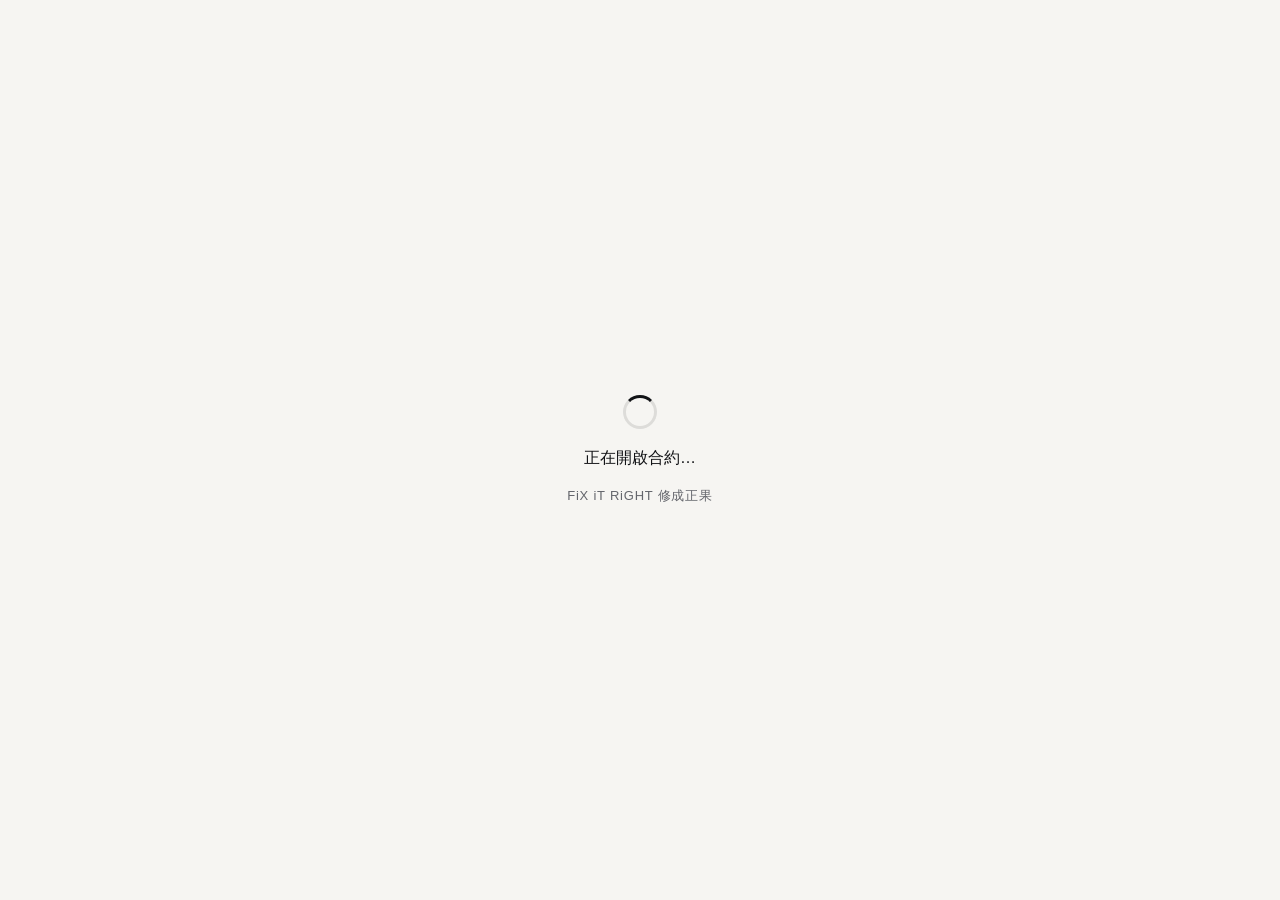
<file: delivery/index.html>
<!doctype html>
<html lang="zh-TW">
<head>
<meta charset="utf-8">
<meta name="viewport" content="width=device-width, initial-scale=1">
<meta name="referrer" content="no-referrer">
<meta name="robots" content="noindex, nofollow">
<title>寄送合約簽署</title>
<style>
  html, body { margin: 0; height: 100%; background: #F6F5F2; color: #121316;
    font-family: -apple-system, BlinkMacSystemFont, "PingFang TC", "Noto Sans TC", sans-serif; }
  .wrap { min-height: 100%; display: flex; flex-direction: column; align-items: center; justify-content: center; gap: 16px; padding: 24px; box-sizing: border-box; text-align: center; }
  .spin { width: 28px; height: 28px; border-radius: 50%; border: 3px solid rgba(0,0,0,.1); border-top-color: #121316; animation: r .9s linear infinite; }
  @keyframes r { to { transform: rotate(360deg); } }
  .msg { font-size: 16px; line-height: 1.6; max-width: 320px; }
  .brand { font-size: 13px; color: #64666c; letter-spacing: .06em; }
  button { background: #121316; color: #F6F5F2; border: 0; border-radius: 6px; padding: 10px 22px; font-size: 15px; font-weight: 600; }
</style>
<script src="https://static.line-scdn.net/liff/edge/2/sdk.js"></script>
<link rel="icon" href="/favicon.ico" sizes="any"><link rel="icon" type="image/png" sizes="32x32" href="/favicon-32.png"><link rel="apple-touch-icon" href="/apple-touch-icon.png">
</head>
<body>
<div class="wrap" id="state">
  <div class="spin" id="spin"></div>
  <div class="msg" id="msg">正在開啟合約…</div>
  <div class="brand">FiX iT RiGHT 修成正果</div>
</div>
<script>
(function () {
  "use strict";
  var LIFF_ID = "2011411630-w8EavK6i";
  var GAS = "https://script.google.com/macros/s/AKfycbwxba9UJgmHSl-OZBHeYiLbXnFEH1a8vm-HIr1eNpXpLadmqKlujecgQSmgUAZMNd8/exec";
  var ready = false, sending = false;

  function showError(text) {
    document.getElementById("spin").style.display = "none";
    document.getElementById("msg").textContent = text;
    var b = document.createElement("button");
    b.textContent = "重新載入";
    b.onclick = function () { location.reload(); };
    document.getElementById("state").insertBefore(b, document.querySelector(".brand"));
  }
  function setResult(text) { var el = document.getElementById("result"); if (el) el.textContent = text; }
  function readFlag(k) { try { return sessionStorage.getItem(k) === "sent"; } catch (e) { return false; } }
  function saveFlag(k) { try { sessionStorage.setItem(k, "sent"); } catch (e) {} }

  // 取代合約頁裡的 google.script.run：改成送到 GAS 的白名單接口
  function makeRunner(onOk, onFail, userObj) {
    return new Proxy({}, {
      get: function (_, prop) {
        if (prop === "withSuccessHandler") return function (f) { return makeRunner(f, onFail, userObj); };
        if (prop === "withFailureHandler") return function (f) { return makeRunner(onOk, f, userObj); };
        if (prop === "withUserObject") return function (o) { return makeRunner(onOk, onFail, o); };
        if (typeof prop !== "string" || prop === "then") return undefined;
        return function () {
          var args = Array.prototype.slice.call(arguments);
          fetch(GAS, { method: "POST", headers: { "Content-Type": "text/plain;charset=utf-8" },
            body: JSON.stringify({ action: "webBridgeRpc", fn: prop, args: args }) })
            .then(function (r) { return r.json(); })
            .then(function (d) {
              if (d && d.ok) { if (onOk) onOk(d.result, userObj); }
              else if (onFail) onFail((d && d.error) || "保存失敗，請稍後重試", userObj);
            })
            .catch(function () { if (onFail) onFail("網路連線不穩，請確認網路後重試", userObj); });
        };
      }
    });
  }
  window.google = { script: { run: makeRunner(null, null, null), host: { close: function () {} } } };

  // 合約頁簽署成功後呼叫：用 LINE 把完成訊息回傳到開啟合約的聊天室
  window.__deliveryLiffSend = function (d) {
    if (!d || typeof d.receipt !== "string" || d.receipt.length > 1500 || d.receipt.indexOf("【寄送合約簽署完成】\n") !== 0) return;
    var key = "delivery-liff:" + d.token + ":" + d.version;
    if (readFlag(key)) { setResult("此版本已回傳 LINE。"); return; }
    if (sending) return;
    if (!ready || !liff.isInClient() || !liff.isApiAvailable("sendMessages")) {
      setResult("合約已保存。此開啟方式無法自動回傳，請複製下方訊息，貼回原官方 LINE 聊天室。");
      return;
    }
    sending = true;
    setResult("合約已保存，正在回傳 LINE…");
    liff.sendMessages([{ type: "text", text: d.receipt }])
      .then(function () { saveFlag(key); setResult("簽署完成，已回傳至 LINE 聊天室，可以關閉此頁。"); })
      .catch(function () { setResult("合約已保存，但 LINE 回傳未確認成功。請先查看聊天室，若沒收到再按重試或複製訊息。"); })
      .then(function () { sending = false; });
  };

  function load(token) {
    var bytes = new Uint8Array(16); crypto.getRandomValues(bytes);
    var nonce = Array.prototype.map.call(bytes, function (x) { return ("0" + x.toString(16)).slice(-2); }).join("");
    fetch(GAS + "?api=html&delivery=" + encodeURIComponent(token) + "&bridge=" + nonce)
      .then(function (r) { return r.json(); })
      .then(function (d) {
        if (!d || !d.ok || !d.html) { showError((d && d.error) || "合約載入失敗，請稍後重試。"); return; }
        var html = d.html;
        if (!/name=["']viewport["']/i.test(html)) {
          var vp = '<meta charset="utf-8"><meta name="viewport" content="width=device-width, initial-scale=1">';
          html = /<head[^>]*>/i.test(html) ? html.replace(/<head[^>]*>/i, function (m) { return m + vp; }) : vp + html;
        }
        document.open("text/html", "replace");
        document.write(html);
        document.close();
        if (d.title && !/<title>/i.test(html)) document.title = d.title;
      })
      .catch(function () { showError("網路連線不穩，請確認網路後重新載入。"); });
  }

  liff.init({ liffId: LIFF_ID })
    .then(function () { ready = true; })
    .catch(function () { ready = false; })
    .then(function () {
      // LIFF 初始化後才讀取還原的參數
      var token = new URL(location.href).searchParams.get("delivery") || "";
      if (!/^[a-f0-9]{64}$/.test(token)) { showError("請從官方 LINE 提供的完整合約連結開啟。"); return; }
      load(token);
    });
})();
</script>
</body>
</html>
</file>
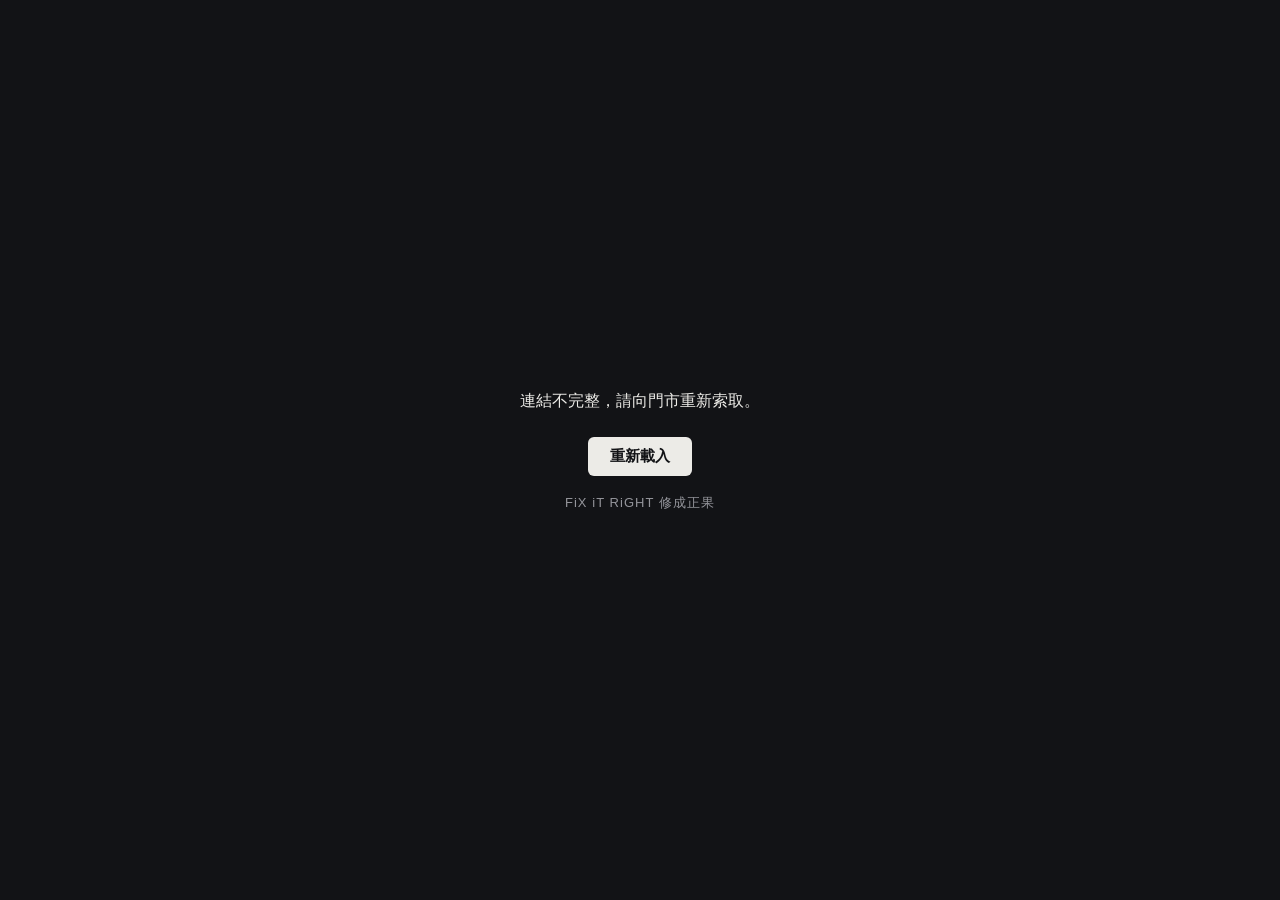
<file: doc/index.html>
<!doctype html>
<html lang="zh-TW">
<head>
<meta charset="utf-8">
<meta name="viewport" content="width=device-width, initial-scale=1.0, viewport-fit=cover">
<meta name="robots" content="noindex, nofollow">
<title>FiX iT RiGHT 修成正果</title>
<style>
  :root { color-scheme: dark; }
  html, body { margin: 0; height: 100%; background: #121316; color: #ECEBE7;
    font-family: -apple-system, BlinkMacSystemFont, "PingFang TC", "Noto Sans TC", sans-serif; }
  .wrap { min-height: 100%; display: flex; flex-direction: column; align-items: center; justify-content: center; gap: 18px; padding: 24px; box-sizing: border-box; text-align: center; }
  .spin { width: 28px; height: 28px; border-radius: 50%; border: 3px solid rgba(255,255,255,.15); border-top-color: #ECEBE7; animation: r .9s linear infinite; }
  @keyframes r { to { transform: rotate(360deg); } }
  .brand { font-size: 13px; letter-spacing: .08em; color: #94959B; }
  .msg { font-size: 16px; line-height: 1.6; max-width: 320px; }
  button { margin-top: 6px; background: #ECEBE7; color: #121316; border: 0; border-radius: 6px; padding: 10px 22px; font-size: 15px; font-weight: 600; }
</style>
<link rel="icon" href="/favicon.ico" sizes="any"><link rel="icon" type="image/png" sizes="32x32" href="/favicon-32.png"><link rel="apple-touch-icon" href="/apple-touch-icon.png">
</head>
<body>
<div class="wrap" id="state">
  <div class="spin" id="spin"></div>
  <div class="msg" id="msg">文件載入中…</div>
  <div class="brand">FiX iT RiGHT 修成正果</div>
</div>
<script>
(function () {
  // GAS 網頁應用程式（只在背後收送資料，客人不會看到 Google 提示）
  var GAS = "https://script.google.com/macros/s/AKfycbwxba9UJgmHSl-OZBHeYiLbXnFEH1a8vm-HIr1eNpXpLadmqKlujecgQSmgUAZMNd8/exec";
  // Cloudflare 快取（doc-edge）：有存好的頁面立刻顯示；連不上或沒設定就直接找 GAS（2026-10-20）
  var EDGE = "https://service.24932067.xyz/doc-edge";
  var VIEWPORT = '<meta name="viewport" content="width=device-width, initial-scale=1.0, maximum-scale=1.0, user-scalable=no, viewport-fit=cover">';

  function showError(text) {
    document.getElementById("spin").style.display = "none";
    document.getElementById("msg").innerHTML = "";
    document.getElementById("msg").appendChild(document.createTextNode(text));
    var b = document.createElement("button");
    b.textContent = "重新載入";
    b.onclick = function () { location.reload(); };
    document.getElementById("state").insertBefore(b, document.querySelector(".brand"));
  }

  // 取代原本頁面裡的 google.script.run：改成送到 GAS 的白名單接口
  function makeRunner(onOk, onFail, userObj) {
    return new Proxy({}, {
      get: function (_, prop) {
        if (prop === "withSuccessHandler") return function (f) { return makeRunner(f, onFail, userObj); };
        if (prop === "withFailureHandler") return function (f) { return makeRunner(onOk, f, userObj); };
        if (prop === "withUserObject") return function (o) { return makeRunner(onOk, onFail, o); };
        if (typeof prop !== "string" || prop === "then") return undefined;
        return function () {
          var args = Array.prototype.slice.call(arguments);
          fetch(GAS, {
            method: "POST",
            headers: { "Content-Type": "text/plain;charset=utf-8" },
            body: JSON.stringify({ action: "webBridgeRpc", fn: prop, args: args, k: linkK })   // k：合約連結驗證碼（2026-11-14）
          })
            .then(function (r) { return r.json(); })
            .then(function (d) {
              if (d && d.ok && EDGE && /^(saveSignedContract|submitDeliveryContract)$/.test(prop)) {
                // 簽完清掉快取，之後再開就是已簽署的 PDF
                fetch(EDGE + "/purge?" + qs).catch(function () {});
              }
              if (d && d.ok) { if (onOk) onOk(d.result, userObj); }
              else if (onFail) onFail((d && d.error) || "保存失敗，請稍後重試", userObj);
            })
            .catch(function () { if (onFail) onFail("網路連線不穩，請確認網路後重試", userObj); });
        };
      }
    });
  }
  window.google = { script: { run: makeRunner(null, null, null), host: { close: function () {} } } };

  var qs = location.search.replace(/^\?/, "");
  var linkK = (qs.match(/(?:^|&)k=([0-9a-fA-F]{16})(?:&|$)/) || [])[1] || "";
  if (!/(^|&)(cid|qid|contractId|orderId|quoteId|delivery|pdf)=/.test(qs)) {
    showError("連結不完整，請向門市重新索取。");
    return;
  }

  // 2026-11-06：GAS 偶爾卡住不回，原本會一直轉圈；改成每次最多等 25 秒、自動重試一次
  function timedJson(url, ms) {
    if (typeof AbortController === "undefined") return fetch(url, { method: "GET" }).then(function (r) { return r.json(); });
    var ctrl = new AbortController();
    var timer = setTimeout(function () { ctrl.abort(); }, ms);
    return fetch(url, { method: "GET", signal: ctrl.signal })
      .then(function (r) { return r.json(); })
      .then(function (d) { clearTimeout(timer); return d; }, function (e) { clearTimeout(timer); throw e; });
  }
  function fromGas() {
    var url = GAS + "?api=html&" + qs;
    return timedJson(url, 25000).catch(function () { return shown ? null : timedJson(url, 25000); });
  }
  function fromEdge() {
    if (!EDGE || typeof AbortController === "undefined") return fromGas();
    var ctrl = new AbortController();
    var timer = setTimeout(function () { ctrl.abort(); }, 12000);
    return fetch(EDGE + "/doc?" + qs, { method: "GET", signal: ctrl.signal })
      .then(function (r) { clearTimeout(timer); return r.json(); })
      .then(function (d) { return (d && d.ok && d.html) ? d : fromGas(); })
      .catch(function () { clearTimeout(timer); return fromGas(); });
  }

  // 控制台開約加速（2026-10-31）：在控制台簽約面板裡時，先跟控制台要開約當下 GAS 算好的頁面；拿到就直接顯示，不用等這邊再抓
  var shown = false;
  var CONSOLE = /^https:\/\/admin\.24932067\.xyz$|^http:\/\/(localhost|127\.0\.0\.1|192\.168\.\d+\.\d+)(:\d+)?$/;
  var cidMatch = qs.match(/(?:^|&)cid=([A-Za-z0-9_-]+)/);
  if (window.parent !== window && cidMatch) {
    window.addEventListener("message", function (e) {
      if (shown || e.source !== window.parent || !CONSOLE.test(e.origin || "")) return;
      var m = e.data || {};
      if (m.type !== "ssystem-doc-html" || !m.html || String(m.cid || "").toUpperCase() !== cidMatch[1].toUpperCase()) return;
      showDoc({ ok: true, html: m.html, title: m.title });
    });
    try { window.parent.postMessage({ type: "ssystem-doc-ready", cid: cidMatch[1] }, "*"); } catch (e) {}
  }

  function showDoc(d) {
      if (shown) return;
      if (!d || !d.ok || !d.html) { showError((d && d.error) || "文件載入失敗，請稍後重試。"); return; }
      shown = true;
      var html = d.html;
      // 已簽署的合約：原本頁面會自動跳轉到 PDF
      var refresh = html.match(/http-equiv=["']refresh["'][^>]*url=([^"'>]+)/i);
      if (refresh) {
        var t = document.createElement("textarea"); t.innerHTML = refresh[1];
        location.replace(t.value);
        return;
      }
      if (!/name=["']viewport["']/i.test(html)) {
        html = /<head[^>]*>/i.test(html) ? html.replace(/<head[^>]*>/i, function (m) { return m + VIEWPORT; }) : VIEWPORT + html;
      }
      if (!/<meta[^>]+charset/i.test(html)) {
        html = /<head[^>]*>/i.test(html) ? html.replace(/<head[^>]*>/i, function (m) { return m + '<meta charset="utf-8">'; }) : '<meta charset="utf-8">' + html;
      }
      document.open("text/html", "replace");
      document.write(html);
      document.close();
      if (d.title && !/<title>/i.test(html)) document.title = d.title;
  }

  // 保險：70 秒還沒出現就停止轉圈，給「重新載入」；在控制台簽約面板裡另給「用瀏覽器開啟」
  var giveUp = setTimeout(function () {
    if (shown) return;
    showError("文件載入太久，請按重新載入。");
    if (window.parent !== window) {
      var o = document.createElement("button");
      o.textContent = "用瀏覽器開啟";
      o.style.marginLeft = "8px";
      o.onclick = function () { window.open(location.href, "_blank"); };
      document.getElementById("state").insertBefore(o, document.querySelector(".brand"));
    }
  }, 70000);

  fromEdge()
    .then(function (d) { if (shown) return; clearTimeout(giveUp); showDoc(d); })
    .catch(function () { if (!shown) { clearTimeout(giveUp); showError("網路連線不穩，請確認網路後重新載入。"); } });
})();
</script>
</body>
</html>
</file>
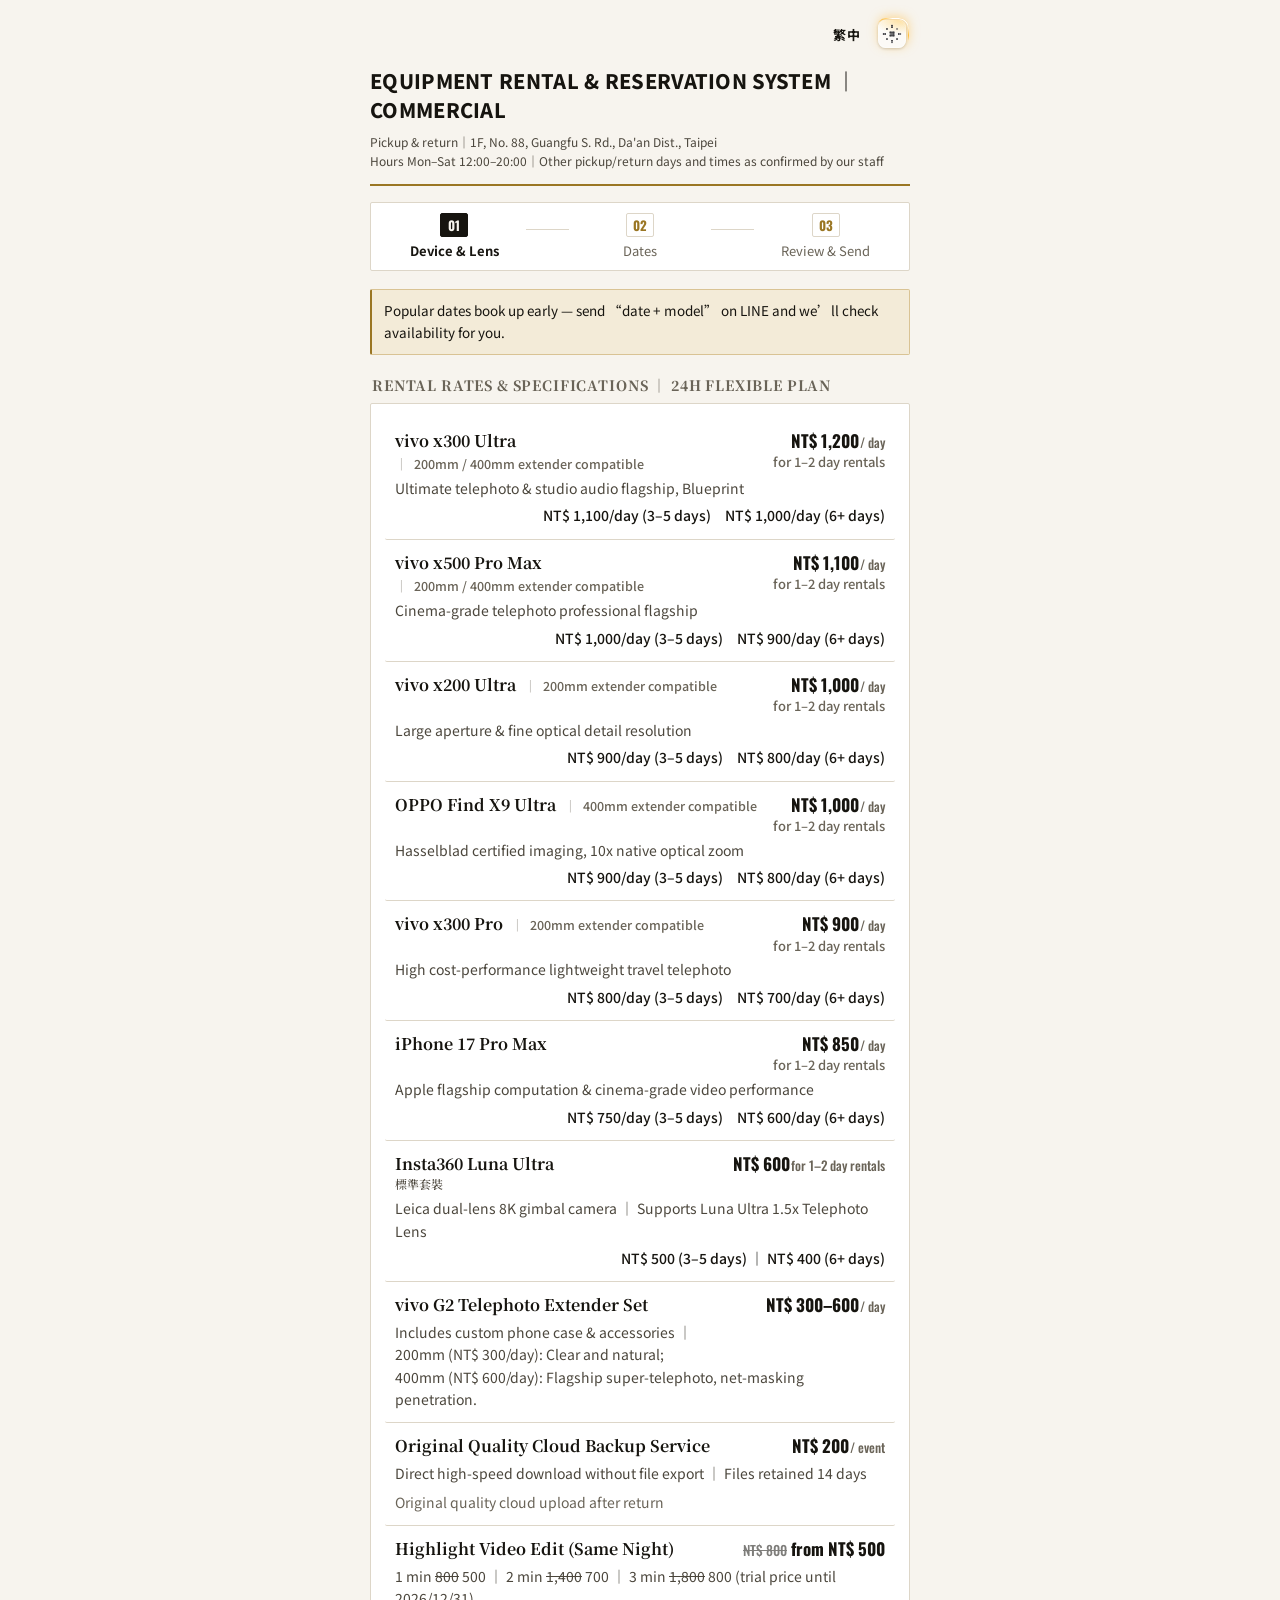
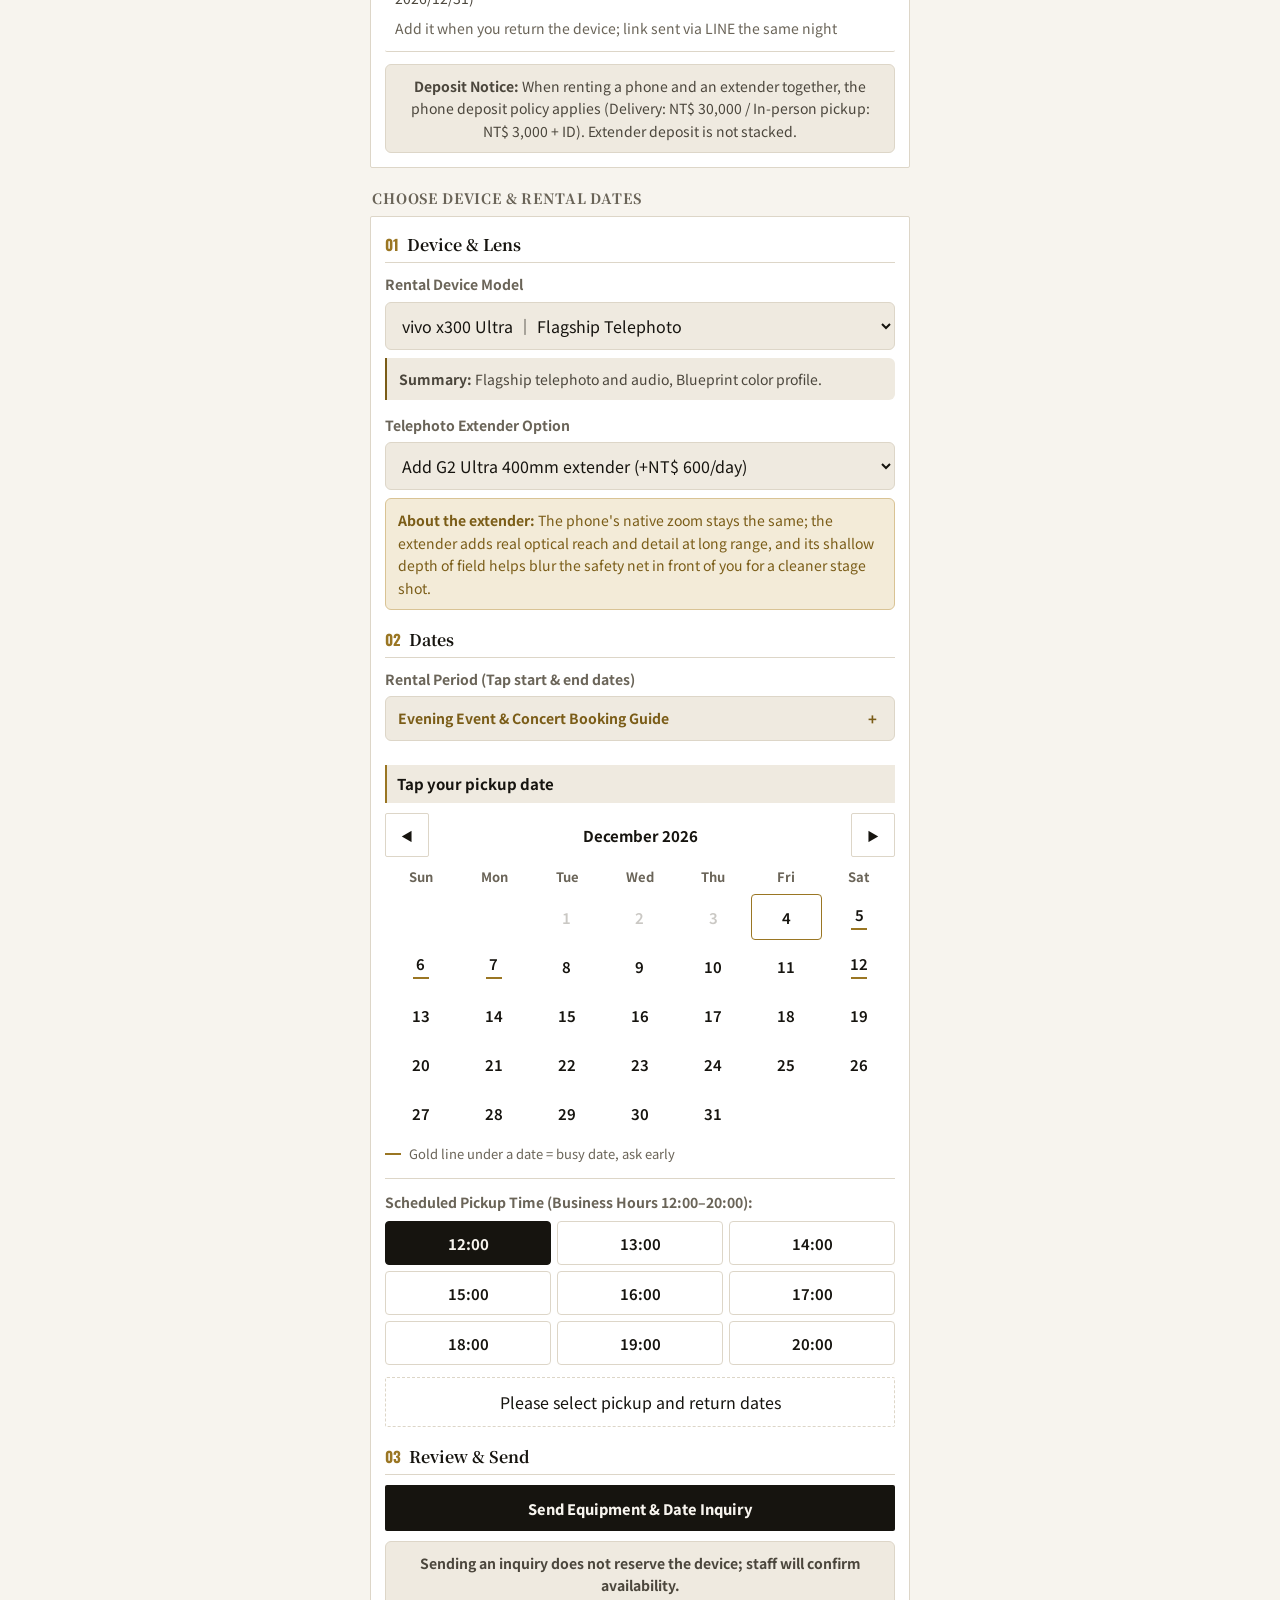
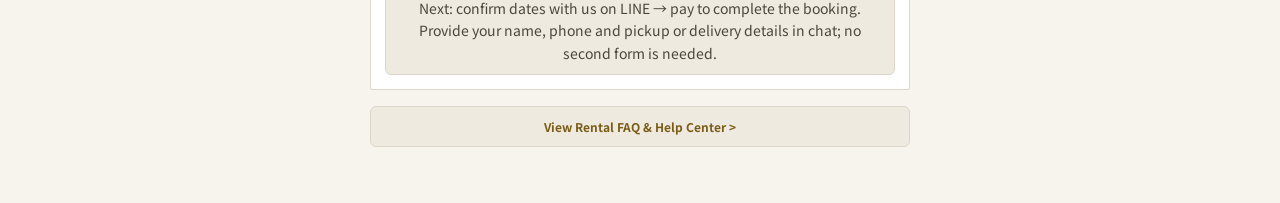
<file: order/index.html>
<!DOCTYPE html>
<html lang="zh-TW">
<head>
<meta charset="UTF-8">
<script>/* 2026-11-09 LINE 歡迎訊息 B／C 用同一個 LIFF 半版開：?p=faq／?p=flow 直接轉到常見問題／租借流程（LIFF 會把參數包在 liff.state） */(function(){try{var q=new URLSearchParams(location.search),p=q.get("p"),st=q.get("liff.state");if(!p&&st){p=new URLSearchParams(st.replace(/^[^?]*\?/,"")).get("p")}var go={faq:"/faq.html",flow:"/rental_process.html",map:"/map.html?v=20261111b"}[p];if(go)location.replace(go)}catch(e){}})();</script>
<script>/* 載入前先套深色，避免先閃白（2026-10-27） */(function(){try{var s=localStorage.getItem("fir-theme");if(s==="dark"||(!s&&window.matchMedia&&matchMedia("(prefers-color-scheme: dark)").matches))document.documentElement.setAttribute("data-theme","dark")}catch(e){}})();</script>
<meta name="robots" content="noindex">
<meta name="viewport" content="width=device-width,initial-scale=1.0,viewport-fit=cover">
<title>器材租賃價目與檔期詢問</title>
<script charset="utf-8" src="https://static.line-scdn.net/liff/edge/2/sdk.js"></script>
<link rel="preconnect" href="https://fonts.googleapis.com"><link rel="preconnect" href="https://fonts.gstatic.com" crossorigin><link rel="stylesheet" href="https://fonts.googleapis.com/css2?family=Noto+Sans+TC:wght@400;500;700&family=Noto+Serif+TC:wght@700;900&family=Oswald:wght@500;600&display=swap">
<style>
:root {
  /* 淺色模式變數（2026-10-26 與門市控制台統一：中性灰＋單一藍色重點） */
  --bg-color: #F6F5F2;
  --card-bg: #ffffff;
  --panel-bg: #EDECE8;
  --sub-card-bg: #F9F8F6;
  --text-main: #121316;
  --text-muted: #45474d;
  --text-light: #64666c;
  --border-color: #D9DBDE;
  --border-dark: #121316;
  --accent-blue: #1B4DA0;
  --accent-blue-bg: #E8EEF8;
  --accent-blue-border: #B7C7E6;
  --toast-bg: #121316;
  --toast-text: #F6F5F2;
  --danger-bg: #fef2f2;
  --danger-border: #fecaca;
  --danger-text: #b91c1c;
}

/* 深色模式變數（2026-10-26 與門市控制台同一組石墨色＋交機藍） */
[data-theme="dark"] {
  --bg-color: #121316;
  --card-bg: #191A1E;
  --panel-bg: #202227;
  --sub-card-bg: #202227;
  --text-main: #ECEBE7;
  --text-muted: #B2B3B8;
  --text-light: #94959B;
  --border-color: #2E3036;
  --border-dark: #5d5f66;
  --accent-blue: #7FA2E0;
  --accent-blue-bg: rgba(127,162,224,.12);
  --accent-blue-border: rgba(127,162,224,.4);
  --toast-bg: #7FA2E0;
  --toast-text: #121316;
  --danger-bg: #2d1515;
  --danger-border: #5c2424;
  --danger-text: #fca5a5;
}

/* 2026-10-28 審查12：拿掉全域字型與全域 transition，字型由 body 繼承 */
* { 
  -webkit-text-size-adjust: 100%; 
  text-size-adjust: 100%; 
  box-sizing: border-box; 
}

html, body {
  overflow-x: hidden;
  max-width: 100vw;
  width: 100%;
}

body { 
  margin: 0; 
  background: var(--bg-color); 
  color: var(--text-main); 
  -webkit-font-smoothing: antialiased; 
  padding: 16px 12px max(36px, env(safe-area-inset-bottom) + 16px); 
  display: flex; 
  justify-content: center; 
}

.wrap { 
  width: min(100%, 540px); 
  max-width: 100%;
}

/* 頂部極簡控制列 */
.utility-bar { 
  display: flex; 
  justify-content: flex-end; 
  align-items: center; 
  gap: 8px; 
  margin-bottom: 14px; 
}

.lang-pill-btn {
  background: var(--card-bg);
  border: 1px solid var(--border-color);
  color: var(--text-main);
  padding: 4px 10px;
  border-radius: 6px;
  font-size: 11.5px;
  font-weight: 700;
  letter-spacing: 0.5px;
  cursor: pointer;
  min-height: 32px;
  transition: all 0.2s ease;
}
.lang-pill-btn:hover { border-color: var(--accent-blue); color: var(--accent-blue); }
.lang-pill-btn:active { transform: scale(0.94); }

.theme-morph-btn {
  background: var(--card-bg);
  border: 1px solid var(--border-color);
  color: var(--text-main);
  width: 32px;
  height: 32px;
  min-height: 32px;
  border-radius: 6px;
  display: inline-flex;
  align-items: center;
  justify-content: center;
  cursor: pointer;
  padding: 0;
  transition: border-color 0.2s ease, transform 0.15s ease;
}
.theme-morph-btn:hover { border-color: var(--accent-blue); color: var(--accent-blue); }
.theme-morph-btn:active { transform: scale(0.92); }

.sun-moon-svg { overflow: visible; }
.sun-core { transform-origin: center; transition: transform 0.45s cubic-bezier(0.4, 0, 0.2, 1); }
.mask-cutout { transition: transform 0.45s cubic-bezier(0.4, 0, 0.2, 1); transform: translate(12px, -12px); }
.sun-rays { transform-origin: center; transition: transform 0.45s cubic-bezier(0.4, 0, 0.2, 1), opacity 0.3s ease; opacity: 1; }

[data-theme="dark"] .sun-core { transform: scale(1.6); }
[data-theme="dark"] .mask-cutout { transform: translate(0, 0); }
[data-theme="dark"] .sun-rays { transform: rotate(90deg) scale(0.2); opacity: 0; }

/* 電腦版備援：LINE 連結＋QR（2026-10-24） */
.fb-line { display:flex; gap:14px; align-items:center; margin:12px 0; padding:12px; border:1px solid var(--border-color); border-radius:8px; background:var(--panel-bg); }
.fb-qr { flex:none; width:168px; height:168px; background:#fff; border-radius:6px; padding:4px; }
.fb-qr svg { width:100%; height:100%; display:block; }
.fb-line-text { display:flex; flex-direction:column; gap:4px; font-size:13px; color:var(--text-muted); }
.fb-line-text strong { color:var(--text-main); font-size:14px; }
.fb-id b { color:var(--text-main); }
.fb-open { margin-top:4px; display:inline-block; padding:8px 12px; border-radius:6px; background:#04963f; color:#fff; font-weight:700; text-decoration:none; text-align:center; }

/* 頂部商標與門市資訊 */
.header { padding-bottom: 14px; border-bottom: 2px solid var(--border-dark); margin-bottom: 16px; }
.header .subtitle:first-child { margin-top: 0; font-size: 20px; font-weight: 800; color: var(--text-main); letter-spacing: 0.3px; }
.brand { font-size: 22px; font-weight: 800; letter-spacing: 0.5px; color: var(--text-main); }
.subtitle { margin-top: 3px; color: var(--text-light); font-size: 11.5px; letter-spacing: 1.5px; font-weight: 600; text-transform: uppercase; }
.store { margin-top: 8px; color: var(--text-muted); font-size: 12px; line-height: 1.6; }

/* 預約 4 步驟進度引導 */
.stepper { display: flex; justify-content: space-between; align-items: center; margin: 14px 0 18px; padding: 10px 12px; background: var(--card-bg); border: 1px solid var(--border-color); border-radius: 12px; box-shadow: none; }
.step { display: flex; flex-direction: column; align-items: center; gap: 4px; font-size: 11px; color: var(--text-light); flex: 1; text-align: center; }
.step-num { width: 22px; height: 22px; border-radius: 50%; background: var(--panel-bg); border: 1px solid var(--border-color); display: flex; align-items: center; justify-content: center; font-weight: 700; color: var(--text-light); font-size: 11px; }
.step.active .step-num { background: var(--accent-blue); border-color: var(--accent-blue); color: #ffffff; }
.step.active span { color: var(--text-main); font-weight: 700; }
.step-line { flex: 0.4; height: 1px; background: var(--border-color); margin-top: -14px; }

.section-title { font-size: 11.5px; font-weight: 800; color: var(--text-light); letter-spacing: 1.2px; text-transform: uppercase; margin: 20px 2px 8px; }
.card { background: var(--card-bg); border: 1px solid var(--border-color); border-radius: 8px; padding: 14px; box-shadow: 0 2px 8px rgba(0,0,0,0.02); }

/* 費率卡片清單 */
.price-row { 
  display: flex; 
  flex-direction: column; 
  gap: 4px; 
  padding: 12px 10px; 
  border-bottom: 1px solid var(--border-color); 
  border-radius: 6px; 
  cursor: pointer; 
  transition: background-color 0.15s ease, transform 0.15s ease; 
}
.price-row:last-child { border-bottom: none; }
.price-row:hover { background: var(--panel-bg); }
.price-row:active { background: var(--accent-blue-bg); transform: scale(0.995); }

.price-row-top { display: flex; justify-content: space-between; align-items: center; gap: 8px; flex-wrap: nowrap; }
.product-name { font-size: 14px; font-weight: 700; color: var(--text-main); letter-spacing: 0.3px; white-space: nowrap; }
.product-name .name-sub { display: block; font-size: 12px; font-weight: 500; color: var(--text-muted); letter-spacing: 0; margin-top: 1px; }   /* 2026-11-09 使用者：Luna Ultra 名稱換行 */
.price-main { font-size: 15px; font-weight: 800; color: var(--text-main); white-space: nowrap; text-align: right; font-variant-numeric: tabular-nums; }
.price-main small { font-size: 11px; font-weight: 500; color: var(--text-light); margin-left: 2px; }
.product-desc { color: var(--text-muted); font-size: 11.5px; line-height: 1.6; }
.price-tier { text-align: right; color: var(--accent-blue); font-size: 11px; line-height: 1.4; margin-top: 1px; font-weight: 600; font-variant-numeric: tabular-nums; }
.product-deposit { margin-top: 3px; color: var(--text-light); font-size: 10.5px; line-height: 1.4; }

/* 表單欄位 */
.field { margin-bottom: 14px; }
.field:last-child { margin-bottom: 0; }
label { display: block; margin-bottom: 6px; color: var(--text-light); font-size: 11.5px; font-weight: 700; }
select, input[type="text"] { width: 100%; min-height: 44px; padding: 10px 12px; border: 1px solid var(--border-color); border-radius: 6px; background: var(--panel-bg); color: var(--text-main); font: inherit; font-size: 13.5px; outline: 0; }
select:focus, input[type="text"]:focus { border-color: var(--accent-blue); box-shadow: 0 0 0 2px var(--accent-blue-bg); }
.device-note { margin-top: 8px; padding: 10px 12px; border-left: 2px solid var(--accent-blue); border-radius: 0 6px 6px 0; background: var(--panel-bg); color: var(--text-muted); font-size: 11.5px; line-height: 1.6; }

/* 晚間活動／演唱會選期指南（折疊式手風琴） */
.calendar-guide-box {
  background: var(--panel-bg);
  border: 1px solid var(--border-color);
  border-radius: 6px;
  padding: 10px 12px;
  margin-bottom: 12px;
  font-size: 11.5px;
  line-height: 1.55;
  transition: all 0.2s ease;
}
.calendar-guide-header {
  display: flex;
  justify-content: space-between;
  align-items: center;
  cursor: pointer;
  user-select: none;
}
.calendar-guide-title {
  color: var(--accent-blue);
  font-weight: 700;
  font-size: 12px;
}
.calendar-guide-toggle-icon {
  font-size: 15px;
  font-weight: 700;
  color: var(--accent-blue);
  line-height: 1;
  width: 20px;
  height: 20px;
  display: flex;
  align-items: center;
  justify-content: center;
}
.calendar-guide-body {
  display: none;
  padding-top: 8px;
  border-top: 1px dashed var(--border-color);
  margin-top: 8px;
}
.calendar-guide-box.open .calendar-guide-body {
  display: block;
}
.calendar-guide-item {
  color: var(--text-main);
  margin-bottom: 6px;
  line-height: 1.5;
  font-size: 11.5px;
}
.calendar-guide-item strong {
  color: var(--text-main);
  font-weight: 700;
}
.calendar-guide-note {
  margin-top: 6px;
  font-size: 11px;
  color: var(--text-light);
  line-height: 1.5;
}

/* 整合式雙擊區間月曆 */
.calendar-box { background: var(--panel-bg); border: 1px solid var(--border-color); border-radius: 6px; padding: 14px; margin-bottom: 14px; }

.cal-nav { display: flex; justify-content: space-between; align-items: center; margin-bottom: 10px; }
.cal-title { font-size: 13.5px; font-weight: 700; color: var(--text-main); }
.cal-btn { background: var(--card-bg); border: 1px solid var(--border-color); color: var(--text-main); border-radius: 4px; width: 32px; height: 32px; min-height: 32px; padding: 0; display: flex; align-items: center; justify-content: center; cursor: pointer; font-size: 12px; }
.cal-btn:hover { border-color: var(--accent-blue); }
.cal-weekdays { display: grid; grid-template-columns: repeat(7, 1fr); text-align: center; font-size: 11px; color: var(--text-light); font-weight: 700; margin-bottom: 8px; }
.cal-grid { display: grid; grid-template-columns: repeat(7, 1fr); gap: 2px; row-gap: 4px; }

/* 月曆格子與燈號小點 */
.cal-cell {
  height: 38px;
  display: flex;
  flex-direction: column;
  align-items: center;
  justify-content: center;
  font-size: 13px;
  font-weight: 600;
  border-radius: 4px;
  cursor: pointer;
  color: var(--text-main);
  position: relative;
  user-select: none;
  font-variant-numeric: tabular-nums;
  border: 1px solid transparent;
}
.cal-cell:hover:not(.disabled) { background: var(--accent-blue-bg); }
.cal-cell.disabled { color: var(--text-light); opacity: 0.35; cursor: not-allowed; }
.cal-cell.disabled .cell-dot { display: none; }

/* 日期下方僅呈現黃、紅提示；一般日期不標示充足。 */
.cell-dot {
  width: 4.5px;
  height: 4.5px;
  border-radius: 50%;
  margin-top: 1.5px;
}
.cal-cell.p-yellow { background: rgba(245, 158, 11, 0.08); }
.cal-cell.p-yellow .cell-dot { background-color: #f59e0b; }
.cal-cell.p-red { background: rgba(239, 68, 68, 0.09); color: #f87171; }
.cal-cell.p-red .cell-dot { background-color: #ef4444; }

/* ★ 選取範圍與今日標記樣式 (完全去除藍點，今日以細緻邊框識別) */
.cal-cell.today { 
  border: 1px solid var(--accent-blue) !important; 
  border-radius: 4px; 
}
.cal-cell.range-start { 
  background: var(--accent-blue) !important; 
  color: #ffffff !important; 
  font-weight: 800; 
  border-radius: 4px 0 0 4px; 
}
.cal-cell.range-end { 
  background: var(--accent-blue) !important; 
  color: #ffffff !important; 
  font-weight: 800; 
  border-radius: 0 4px 4px 0; 
}
.cal-cell.range-start.range-end { border-radius: 4px !important; }
.cal-cell.range-mid { 
  background: var(--accent-blue-bg) !important; 
  color: var(--accent-blue) !important; 
  border-radius: 0; 
  font-weight: 700; 
}
.cal-cell.range-start .cell-dot, 
.cal-cell.range-end .cell-dot { 
  background-color: #ffffff !important; 
}

/* 取機時間膠囊（3 欄對稱格線佈局） */
.time-pill-section { margin-top: 14px; padding-top: 12px; border-top: 1px solid var(--border-color); }
.time-pill-label { font-size: 11.5px; color: var(--text-light); font-weight: 700; margin-bottom: 8px; }
.time-pills { display: grid; grid-template-columns: repeat(3, 1fr); gap: 6px; }
.time-pill { width: 100%; min-height: 38px; padding: 6px 2px; border-radius: 4px; font-size: 12.5px; font-weight: 600; background: var(--card-bg); border: 1px solid var(--border-color); color: var(--text-main); cursor: pointer; font-variant-numeric: tabular-nums; display: flex; align-items: center; justify-content: center; transition: all 0.15s ease; }
.time-pill:hover { border-color: var(--accent-blue); }
.time-pill.active { background: var(--accent-blue); color: #ffffff; border-color: var(--accent-blue); font-weight: 700; }
[data-theme="dark"] .time-pill.active { color: #0f1012; }

/* 預約檔期格式化呈現 */
.cal-summary { 
  margin-top: 12px; 
  padding: 12px 14px; 
  background: rgba(31, 111, 209, 0.04); 
  border: 1px solid rgba(31, 111, 209, 0.18); 
  border-radius: 6px; 
  line-height: 1.5; 
  text-align: center; 
  display: flex;
  flex-direction: column;
  align-items: center;
  justify-content: center;
}
[data-theme="dark"] .cal-summary {
  background: rgba(90, 169, 255, 0.06); 
  border: 1px solid rgba(90, 169, 255, 0.18); 
}

.cal-summary-grid {
  display: inline-flex;
  flex-direction: column;
  align-items: flex-start;
  margin: 0 auto;
}
.cal-summary-row {
  display: flex;
  align-items: baseline;
  width: 100%;
}
.cal-summary-lbl {
  width: 60px;
  text-align: right;
  margin-right: 8px;
  font-size: 12px;
  font-weight: 600;
  color: var(--text-light);
  flex-shrink: 0;
  white-space: nowrap;
}
.cal-summary-val {
  text-align: left;
  font-size: 13.5px;
  font-weight: 700;
  color: #0369a1;
  font-variant-numeric: tabular-nums;
  white-space: nowrap;
}
[data-theme="dark"] .cal-summary-val {
  color: #f8fafc;
}

.tilde-row { margin: -2px 0; }
.tilde-row .cal-summary-val {
  text-align: center;
  width: 100%;
  color: var(--text-light);
  font-size: 14px;
}

/* 友善庫存壓力即時提示卡 */
.pressure-alert {
  display: none;
  margin-top: 10px;
  padding: 8px 12px;
  border-radius: 6px;
  font-size: 11.5px;
  line-height: 1.55;
  text-align: center;
}
.alert-yellow {
  background: rgba(245, 158, 11, 0.12);
  border: 1px solid rgba(245, 158, 11, 0.35);
  color: #d97706;
}
[data-theme="dark"] .alert-yellow {
  color: #fbbf24;
}
.alert-red {
  background: rgba(239, 68, 68, 0.12);
  border: 1px solid rgba(239, 68, 68, 0.35);
  color: #dc2626;
}
[data-theme="dark"] .alert-red {
  color: #f87171;
}

/* 精簡版暫存提示框 */
.saved-box { 
  display: none; 
  margin: 0 0 12px; 
  padding: 8px 12px; 
  border: 1px solid var(--border-color); 
  border-radius: 6px; 
  background: var(--panel-bg); 
  color: var(--text-muted); 
  font-size: 12px; 
  line-height: 1.4;
  align-items: center;
  gap: 8px;
}
.saved-box.show { display: flex; }
.saved-close-x {
  cursor: pointer;
  font-size: 12px;
  font-weight: 700;
  color: var(--text-light);
  width: 18px;
  height: 18px;
  display: inline-flex;
  align-items: center;
  justify-content: center;
  border-radius: 50%;
  background: var(--card-bg);
  border: 1px solid var(--border-color);
  flex-shrink: 0;
  transition: all 0.15s ease;
}
.saved-close-x:hover {
  color: var(--danger-text);
  border-color: var(--danger-border);
  background: var(--danger-bg);
}

/* 說明文字樣式 */
.notice-box { 
  margin-top: 10px; 
  padding: 10px 12px; 
  border-radius: 6px; 
  background: var(--panel-bg); 
  border: 1px solid var(--border-color); 
  color: var(--text-muted); 
  font-size: 11.5px; 
  line-height: 1.6; 
  text-align: center;
}

.lens-tip-box { display: none; margin-top: 8px; padding: 10px 12px; background: var(--accent-blue-bg); border: 1px solid var(--accent-blue-border); border-radius: 6px; color: var(--accent-blue); font-size: 11.5px; line-height: 1.55; }
.delivery-notice { font-size: 11.5px; color: var(--text-muted); margin-top: 6px; line-height: 1.55; background: var(--panel-bg); padding: 10px; border-radius: 6px; border: 1px solid var(--border-color); }

/* 展開切換區塊 */
.switch-cta-box { margin-top: 14px; padding: 12px 14px; border-radius: 6px; background: var(--panel-bg); border: 1px dashed var(--border-color); text-align: center; }
.switch-cta-desc { font-size: 11px; color: var(--text-light); margin-bottom: 8px; line-height: 1.4; }
.link-btn { width: 100%; min-height: 40px; background: var(--card-bg); border: 1px solid var(--border-color); color: var(--text-muted); border-radius: 6px; font-size: 12.5px; font-weight: 700; cursor: pointer; transition: all 0.15s ease; }
.link-btn:hover { border-color: var(--accent-blue); color: var(--accent-blue); }
.link-btn:active { background: var(--panel-bg); }

@keyframes fadeInFormal {
  from { opacity: 0; transform: translateY(12px); }
  to { opacity: 1; transform: translateY(0); }
}

.status { display: none; margin-bottom: 14px; padding: 10px 12px; border: 1px solid var(--danger-border); border-radius: 6px; background: var(--danger-bg); color: var(--danger-text); font-size: 12px; line-height: 1.5; }
.status.show { display: block; }

/* 按鈕風格 */
button { width: 100%; min-height: 46px; padding: 11px; border-radius: 6px; font: inherit; font-size: 14px; font-weight: 700; cursor: pointer; }
button:disabled { opacity: .45; cursor: not-allowed; }
.secondary { background: var(--panel-bg); color: var(--text-main); border: 1px solid var(--border-color); }
.secondary:hover { border-color: var(--accent-blue); }

.btn-inquiry { 
  background: #1f6fd1; 
  color: #ffffff; 
  border: none; 
  font-size: 14.5px; 
  font-weight: 800; 
  border-radius: 6px; 
  cursor: pointer; 
  box-shadow: none;
  transition: opacity 0.15s ease, transform 0.15s ease; 
}
[data-theme="dark"] .btn-inquiry { 
  background: #1f6fd1; 
  color: #ffffff; 
  box-shadow: none;
}
.btn-inquiry:hover { opacity: 0.92; }
.btn-inquiry:active { opacity: 0.85; transform: scale(0.99); }

.btn-submit { 
  background: var(--accent-blue); 
  color: #ffffff; 
  border: none; 
  font-size: 14.5px; 
  font-weight: 800; 
  border-radius: 6px; 
  cursor: pointer; 
  box-shadow: none;
  transition: opacity 0.15s ease, transform 0.15s ease; 
}
[data-theme="dark"] .btn-submit { color: #0f1012; }
.btn-submit:active { opacity: 0.9; transform: scale(0.99); }

/* 備用複製抽屜 */
.fallback { display: none; position: fixed; z-index: 20; left: 0; right: 0; bottom: 0; padding: 18px 14px max(18px, env(safe-area-inset-bottom)); background: var(--card-bg); border-top: 1px solid var(--border-dark); border-radius: 12px 12px 0 0; box-shadow: 0 -4px 20px rgba(0,0,0,0.1); }
.fallback.show { display: block; }
.fallback h2 { margin: 0 0 6px; font-size: 16px; color: var(--text-main); }
.fallback p { color: var(--text-muted); font-size: 12.5px; line-height: 1.5; }
textarea { width: 100%; height: 160px; padding: 10px; background: var(--panel-bg); color: var(--text-main); border: 1px solid var(--border-color); border-radius: 6px; resize: none; font-size: 13px; }
.sheet-buttons { display: grid; grid-template-columns: 1fr 1fr; gap: 8px; margin-top: 10px; }

/* 浮動提示膠囊 Toast */
.toast-capsule {
  position: fixed;
  bottom: 32px;
  left: 50%;
  transform: translateX(-50%) translateY(20px);
  background-color: var(--toast-bg);
  color: var(--toast-text);
  padding: 10px 22px;
  border-radius: 20px;
  font-size: 13px;
  font-weight: 700;
  letter-spacing: 0.5px;
  box-shadow: 0 10px 25px rgba(0, 0, 0, 0.25);
  opacity: 0;
  visibility: hidden;
  transition: opacity 0.25s ease, transform 0.25s ease, visibility 0.25s;
  z-index: 99999;
  pointer-events: none;
  white-space: nowrap;
}
.toast-capsule.show {
  opacity: 1;
  visibility: visible;
  transform: translateX(-50%) translateY(0);
}

/* ===== 2026-10-28 全站統一（與 ssystem089.com 同一組色票：鏡筒黑、陽極鋁銀、相紙白、ZEISS 藍；LINE 綠 #047A35）===== */
:root{--ink:#121316;--on-ink:#F6F5F2;--line-green:#047A35;--mono:"SF Mono",ui-monospace,Menlo,"Roboto Mono",monospace}
[data-theme="dark"]{--ink:#ECEBE7;--on-ink:#121316}
.card,.faq-list{border-radius:4px;box-shadow:none}
.notice,.call-notice,.fb-line{border-radius:4px}
.header{border-bottom-color:var(--ink)}
.chip{border-radius:3px}
.tab{border-radius:6px}
.tab.active,[data-theme="dark"] .tab.active{background:var(--ink);border-color:var(--ink);color:var(--on-ink)}
.action-button,.link-button,[data-theme="dark"] .action-button,[data-theme="dark"] .link-button{background:var(--ink);color:var(--on-ink)}
.link-button.secondary,[data-theme="dark"] .link-button.secondary{background:transparent;color:var(--ink);border:1px solid var(--ink)}
.btn-inquiry,[data-theme="dark"] .btn-inquiry,.btn-submit,[data-theme="dark"] .btn-submit{background:var(--ink);color:var(--on-ink)}
.fb-open{background:var(--line-green)}
.price-main,.price-tier{font-family:var(--mono);font-variant-numeric:tabular-nums}
.toast-capsule{border-radius:6px}
.step-number,.step-num{font-family:var(--mono)}
/* 審查第 1 輪：深色模式的分隔線不要全亮；手機 hover 不黏住 */
[data-theme="dark"] .header{border-bottom-color:#5d5f66}
.lang-pill-btn,.theme-morph-btn{border-radius:6px}
/* ===== 2026-10-28 與 ssystem089.com 同風格「場刊票根・暖白＋香檳金」：宋體標題、黑體內文、Oswald 價格；方角按鈕；不用藍字 ===== */
:root{--bg-color:#F7F4EE;--card-bg:#FFFFFF;--panel-bg:#EFEAE0;--sub-card-bg:#FAF7F1;--text-main:#16140F;--text-muted:#4B463C;--text-light:#6A6458;
  --border-color:#DDD6C8;--border-dark:#16140F;--accent-blue:#7A5C17;--accent-blue-bg:#F3EBD8;--accent-blue-border:#D9C394;--toast-bg:#16140F;--toast-text:#F7F4EE;
  --ink:#16140F;--on-ink:#F7F4EE;--gold:#9A7623;--font-head:"Noto Serif TC","Songti TC",serif;--font-body:"Noto Sans TC",-apple-system,"PingFang TC",sans-serif;--font-num:"Oswald","Noto Sans TC",sans-serif;--mono:var(--font-num)}
[data-theme="dark"]{--bg-color:#0B0B0C;--card-bg:#141415;--panel-bg:#1C1B1A;--sub-card-bg:#1C1B1A;--text-main:#F5F1E8;--text-muted:#BDB6A8;--text-light:#A8A296;
  --border-color:#2C2A26;--border-dark:#C9A24A;--accent-blue:#D9B864;--accent-blue-bg:rgba(201,162,74,.12);--accent-blue-border:rgba(201,162,74,.45);--toast-bg:#F5F1E8;--toast-text:#0B0B0C;
  --ink:#F5F1E8;--on-ink:#0B0B0C;--gold:#C9A24A}
body{font-family:var(--font-body)}
h1,h2,h3,.title,.section-title,.card-title,.product-name{font-family:var(--font-head);letter-spacing:0}
.header{border-bottom-color:var(--gold)}
[data-theme="dark"] .header{border-bottom-color:#C9A24A55}
.price-main,.price-tier,.price-main *{font-family:var(--font-num);letter-spacing:0}
.step-number,.step-num{font-family:var(--font-num);color:var(--gold)}
.card,.faq-list,.notice,.call-notice,.fb-line,.price-row{border-radius:2px}
.chip,.tab,.lang-pill-btn,.theme-morph-btn{border-radius:2px}
button,.action-button,.link-button,.btn-inquiry,.btn-submit,.fb-open{border-radius:2px;box-shadow:none;-webkit-tap-highlight-color:transparent;transition:transform .12s ease,opacity .12s ease}
button:active,.action-button:active,.link-button:active{transform:scale(.97)}
.fb-open{background:#047A35}
a{text-decoration-color:var(--gold);text-underline-offset:4px;-webkit-tap-highlight-color:transparent}
@media (prefers-reduced-motion:reduce){button,.action-button,.link-button{transition:none}button:active{transform:none}}
/* 2026-10-28 使用者：取機～歸還摘要框拿掉藍底藍框，改票根虛線 */
.cal-summary,[data-theme="dark"] .cal-summary{background:transparent;border:1px dashed var(--border-color);border-radius:2px}
.cal-summary-lbl{color:var(--gold)}
/* ===== 2026-10-28 審查12：價目每日價、步驟進度、字級、月曆、備援抽屜、動態 ===== */
/* 字級與字型繼承 */
input,select,textarea,button{font:inherit}
select,input[type="text"],textarea{font-size:16px}
label,.time-pill-label{font-size:14px;line-height:1.6}
.product-desc,.device-note,.notice-box,.lens-tip-box,.delivery-notice,.calendar-guide-box,.calendar-guide-item,.calendar-guide-note,.pressure-alert,.saved-box,.fallback p,.switch-cta-desc,.store,.product-deposit,.fb-line-text{font-size:14px;line-height:1.6}
.header .store{font-size:12px;line-height:1.6}   /* 2026-11-09 使用者：三頁上方資訊字級統一（同租借流程、常見問題） */
.section-title{font-size:14px;letter-spacing:.06em}
.calendar-guide-title{font-size:14px}
.cal-title{font-size:15px}
.cal-weekdays{font-size:13px}
.time-pill{font-size:15px;min-height:44px}
.lang-pill-btn{width:auto;min-width:44px;font-size:13px;min-height:36px;transition:border-color .15s ease,color .15s ease}
textarea:focus,textarea:focus-visible{outline:1px solid var(--gold);outline-offset:0}
.theme-morph-btn{width:36px;height:36px;min-height:36px}
.cal-summary-val{color:var(--text-main)}
[data-theme="dark"] .cal-summary-val{color:var(--text-main)}
.cal-summary-lbl{font-size:13px}
/* 1. 價目：每日價＋適用天數，長機名可換行 */
.price-row-top{display:grid;grid-template-columns:minmax(0,1fr) auto;align-items:start;gap:4px 12px}
.product-name{white-space:normal;font-size:16px;line-height:1.4;overflow-wrap:anywhere}
.price-main{font-size:17px;line-height:1.3}
.price-main small{font-size:13px;margin-left:1px}
.price-apply{display:block;margin-top:2px;font-family:var(--font-body);font-size:13px;font-weight:500;color:var(--text-light);letter-spacing:0}
.price-tier{text-align:right;font-size:14px;line-height:1.6;color:var(--text-main);font-weight:500}   /* 2026-10-29 使用者：多日折讓靠右 */
.name-line{display:flex;flex-wrap:wrap;align-items:baseline;column-gap:8px;row-gap:2px;min-width:0}
.product-lens{font-family:var(--font-body);font-size:12.5px;font-weight:500;color:var(--text-light);white-space:nowrap}
@media (min-width:521px){.product-lens::before{content:"｜";margin-right:6px;opacity:.6}}   /* 2026-10-29 使用者：增距鏡支援放型號右邊；手機寬度不夠時換到型號下一行、不加分隔線 */
.price-tier .t{display:inline-block;white-space:nowrap}
.price-tier .t + .t{margin-left:14px}   /* 兩段多日價各自不斷行 */
.price-tier,.price-tier *{font-family:var(--font-body)}
.price-more{display:none}
@media (max-width:600px){
  .price-card.collapsed .price-row:nth-child(n+4){display:none}
  .price-more{display:block;width:100%;margin:6px 0 2px;min-height:44px;background:transparent;border:1px solid var(--border-color);color:var(--text-main);font-size:14px;font-weight:700}
}
/* 2. 步驟進度：跟著填寫前進 */
.stepper{list-style:none;margin:14px 0 18px;padding:10px 12px;border-radius:2px}
.step{font-size:13px}
.step-num{width:auto;min-width:28px;height:24px;padding:0 4px;border-radius:2px;font-size:13px;background:transparent}
.step.active .step-num,[data-theme="dark"] .step.active .step-num{background:var(--ink);border-color:var(--ink);color:var(--on-ink)}
.step.done .step-num{border-color:var(--gold);color:var(--gold)}
.step.done span{color:var(--text-muted)}
.step-line{flex:.3;list-style:none}
.form-step{display:flex;align-items:baseline;gap:8px;margin:18px 0 10px;padding-bottom:6px;border-bottom:1px solid var(--border-color);font-family:var(--font-head);font-size:16px;font-weight:700;color:var(--text-main)}
.saved-box + .form-step{margin-top:2px}
.form-step-num{font-family:var(--font-num);font-size:15px;color:var(--gold);letter-spacing:0}
/* 4. 月曆：取消左右內距、格子 ≥44px、起訖日實色、熱門日金線 */
.calendar-box{padding:12px 0 0;background:transparent;border:0;border-radius:0}
.cal-hint{margin:0 0 10px;padding:8px 10px;border-left:2px solid var(--gold);background:var(--panel-bg);font-size:15px;font-weight:700;line-height:1.5;color:var(--text-main)}
.cal-btn{width:44px;height:44px;min-height:44px;border-radius:2px}
.cal-grid{gap:2px;row-gap:3px}
.cal-cell{height:46px;font-size:15px;border-radius:2px}
.cal-cell.today{border:1px solid var(--gold)!important}
.cal-cell.p-yellow,.cal-cell.p-red{background:transparent;color:var(--text-main)}
.cell-dot,.cal-cell.p-yellow .cell-dot,.cal-cell.p-red .cell-dot{width:16px;height:2px;border-radius:0;margin-top:3px;background-color:var(--gold)}
.cal-cell.p-red .cell-dot{height:3px}
.cal-cell.range-start,.cal-cell.range-end,[data-theme="dark"] .cal-cell.range-start,[data-theme="dark"] .cal-cell.range-end{background:var(--ink)!important;color:var(--on-ink)!important;border-color:var(--ink)!important}
.cal-cell.range-start .cell-dot,.cal-cell.range-end .cell-dot{background-color:var(--on-ink)!important}
.cal-cell.range-mid{background:var(--accent-blue-bg)!important;color:var(--text-main)!important}
.cal-legend{display:flex;align-items:center;gap:8px;margin-top:8px;font-size:13px;line-height:1.5;color:var(--text-light)}
.cal-legend-mark{flex:none;width:16px;height:2px;background:var(--gold)}
.alert-yellow,.alert-red,[data-theme="dark"] .alert-yellow,[data-theme="dark"] .alert-red{background:transparent;border:0;border-left:2px solid var(--gold);border-radius:0;color:var(--text-main);text-align:left}
.time-pill.active,[data-theme="dark"] .time-pill.active{background:var(--ink);border-color:var(--ink);color:var(--on-ink)}
/* 11. 備援抽屜：高度上限、自身捲動、操作列黏底 */
.fallback{max-height:90dvh;overflow-y:auto;overscroll-behavior:contain;-webkit-overflow-scrolling:touch;padding-bottom:max(18px,calc(env(safe-area-inset-bottom) + 12px));border-radius:2px 2px 0 0}
.fallback textarea{height:auto;font-size:16px;line-height:1.5}
.fallback .sheet-buttons{position:sticky;bottom:0;margin-top:10px;padding:10px 0 0;background:var(--card-bg)}
@media (min-width:601px){.fallback textarea{min-height:160px}}
/* 12. 動態：狀態回饋 ≤0.18 秒 */
.sun-core,.mask-cutout{transition-duration:.18s}
.sun-rays{transition:transform .18s ease,opacity .18s ease}
.toast-capsule{transition:opacity .18s ease,transform .18s ease,visibility .18s}
.calendar-guide-box,.time-pill,.link-btn,.saved-close-x{transition-duration:.15s}
@media (prefers-reduced-motion:reduce){*,*::before,*::after{transition:none!important;animation:none!important;scroll-behavior:auto!important}}

/* 2026-11-09 使用者：價目表上方提醒提早預定（淡黃＋香檳金） */
.book-early{margin:4px 0 14px;padding:10px 12px;background:var(--accent-blue-bg);border:1px solid var(--accent-blue-border);border-left:2px solid var(--gold);color:var(--text-main);font-size:13.5px;line-height:1.6;border-radius:2px}
</style>
<link rel="icon" href="/favicon.ico" sizes="any"><link rel="icon" type="image/png" sizes="32x32" href="/favicon-32.png"><link rel="apple-touch-icon" href="/apple-touch-icon.png">
<link rel="stylesheet" href="/assets/ss-theme-switch.css?v=2026110903">
<script src="/assets/ss-theme-switch.js?v=2026110903" defer></script>
<script>/* 2026-11-09 日月鍵換成點陣玻璃鍵；切換後照本頁原本的 applyTheme 套用 */document.addEventListener("DOMContentLoaded",function(){var b=document.querySelector(".theme-morph-btn");if(b&&window.SSThemeSwitch)SSThemeSwitch.upgrade(b,{w:"36px",onChange:function(t){if(typeof applyTheme==="function")applyTheme(t)}})});</script>
</head>
<body>
<main class="wrap">

  <!-- 0. 頂部極簡控制列 -->
  <div class="utility-bar">
    <button class="lang-pill-btn" id="btn-lang-toggle" onclick="toggleLanguage()">EN</button>
    <button class="theme-morph-btn" id="btn-theme-toggle" onclick="toggleTheme()" aria-label="Toggle Theme">
      <svg class="sun-moon-svg" viewBox="0 0 24 24" width="18" height="18">
        <defs>
          <mask id="moon-morph-mask">
            <rect x="0" y="0" width="100%" height="100%" fill="white" />
            <circle class="mask-cutout" cx="17" cy="7" r="7" fill="black" />
          </mask>
        </defs>
        <circle class="sun-core" cx="12" cy="12" r="5" fill="currentColor" mask="url(#moon-morph-mask)" />
        <g class="sun-rays" stroke="currentColor" stroke-width="2" stroke-linecap="round">
          <line x1="12" y1="2" x2="12" y2="4" />
          <line x1="12" y1="20" x2="12" y2="22" />
          <line x1="4.93" y1="4.93" x2="6.34" y2="6.34" />
          <line x1="17.66" y1="17.66" x2="19.07" y2="19.07" />
          <line x1="2" y1="12" x2="4" y2="12" />
          <line x1="20" y1="12" x2="22" y2="12" />
          <line x1="4.93" y1="19.07" x2="6.34" y2="17.66" />
          <line x1="17.66" y1="6.34" x2="19.07" y2="4.93" />
        </g>
      </svg>
    </button>
  </div>

  <header class="header">
    <div class="subtitle" id="subtitle">器材租賃價目與檔期詢問 ｜ EQUIPMENT RENTAL</div>
    <div class="store" id="store">取還機指定地點｜台北市大安區光復南路88號1樓<br>時間 週一至週六 12:00–20:00｜額外取還日、時間以客服確認為準</div>
  </header>

  <!-- 預約 3 步驟進度引導（2026-10-28 審查12：依填寫進度前進） -->
  <ol class="stepper" id="stepper" aria-label="詢問步驟">
    <li class="step active" id="st1">
      <div class="step-num">01</div>
      <span id="step1Text">設備與鏡頭</span>
    </li>
    <li class="step-line" aria-hidden="true"></li>
    <li class="step" id="st2">
      <div class="step-num">02</div>
      <span id="step2Text">取還日期</span>
    </li>
    <li class="step-line" aria-hidden="true"></li>
    <li class="step" id="st3">
      <div class="step-num">03</div>
      <span id="step3Text">確認送出</span>
    </li>
  </ol>

  <div class="book-early" id="bookEarly">熱門場次檔期需提早預定，直接在 LINE 傳『日期＋機型』，幫你查還有沒有檔期。</div>
  <div class="section-title" id="priceTitle">租借價目表 ｜ 24H 彈性制（點選器材快速帶入）</div>
  <section class="card price-card collapsed" id="priceCard">
    <!-- vivo x300 Ultra -->
    <div class="price-row" data-model="vivo x300 Ultra">
      <div class="price-row-top">
        <div class="name-line"><span class="product-name">vivo x300 Ultra</span><span class="product-lens" id="x300uLens">支援 200mm / 400mm 增距鏡配備</span></div>
        <div class="price-main">NT$ 1,200<small class="pd">／日</small><span class="price-apply" id="d12a">租 1–2 日適用</span></div>
      </div>
      <div class="product-desc" id="x300uDesc">極致長焦收音旗艦・藍圖原色</div>
      <div class="price-tier" id="x300uPrice"><span class="t">NT$ 1,100／日（租 3–5 日）</span><span class="t">NT$ 1,000／日（租 6 日以上）</span></div>
    </div>

    <!-- vivo x500 Pro Max -->
    <div class="price-row" data-model="vivo x500 Pro Max">
      <div class="price-row-top">
        <div class="name-line"><span class="product-name">vivo x500 Pro Max</span><span class="product-lens" id="x500pmLens">可搭配 200mm / 400mm 增距鏡配件</span></div>
        <div class="price-main">NT$ 1,100<small class="pd">／日</small><span class="price-apply" id="d12x">租 1–2 日適用</span></div>
      </div>
      <div class="product-desc" id="x500pmDesc">長焦電影級專業旗艦規格</div>
      <div class="price-tier" id="x500pmPrice"><span class="t">NT$ 1,000／日（租 3–5 日）</span><span class="t">NT$ 900／日（租 6 日以上）</span></div>
    </div>

    <!-- vivo x200 Ultra -->
    <div class="price-row" data-model="vivo x200 Ultra">
      <div class="price-row-top">
        <div class="name-line"><span class="product-name">vivo x200 Ultra</span><span class="product-lens" id="x200uLens">支援 200mm 增距鏡配件</span></div>
        <div class="price-main">NT$ 1,000<small class="pd">／日</small><span class="price-apply" id="d12b">租 1–2 日適用</span></div>
      </div>
      <div class="product-desc" id="x200uDesc">大光圈與細膩成像細節首選</div>
      <div class="price-tier" id="x200uPrice"><span class="t">NT$ 900／日（租 3–5 日）</span><span class="t">NT$ 800／日（租 6 日以上）</span></div>
    </div>

    <!-- OPPO Find X9 Ultra -->
    <div class="price-row" data-model="OPPO Find X9 Ultra">
      <div class="price-row-top">
        <div class="name-line"><span class="product-name">OPPO Find X9 Ultra</span><span class="product-lens" id="oppoLens">支援專用增距鏡配件</span></div>
        <div class="price-main">NT$ 1,000<small class="pd">／日</small><span class="price-apply" id="d12d">租 1–2 日適用</span></div>
      </div>
      <div class="product-desc" id="oppoDesc">哈蘇影像認證，10倍原生光學變焦</div>
      <div class="price-tier" id="oppoPrice"><span class="t">NT$ 900／日（租 3–5 日）</span><span class="t">NT$ 800／日（租 6 日以上）</span></div>
    </div>

    <!-- vivo x300 Pro -->
    <div class="price-row" data-model="vivo x300 Pro">
      <div class="price-row-top">
        <div class="name-line"><span class="product-name">vivo x300 Pro</span><span class="product-lens" id="x300pLens">支援 200mm 增距鏡配件</span></div>
        <div class="price-main">NT$ 900<small class="pd">／日</small><span class="price-apply" id="d12c">租 1–2 日適用</span></div>
      </div>
      <div class="product-desc" id="x300pDesc">旅行輕便長焦攝影推薦首選</div>
      <div class="price-tier" id="x300pPrice"><span class="t">NT$ 800／日（租 3–5 日）</span><span class="t">NT$ 700／日（租 6 日以上）</span></div>
    </div>

    <!-- iPhone 17 Pro / Max -->
    <div class="price-row" data-model="iPhone 17 Pro Max">
      <div class="price-row-top">
        <span class="product-name">iPhone 17 Pro Max</span>
        <div class="price-main">NT$ 850<small class="pd">／日</small><span class="price-apply" id="d12e">租 1–2 日適用</span></div>
      </div>
      <div class="product-desc" id="iphoneDesc">極致運算效能與專業級流暢影片錄製性能</div>
      <div class="price-tier" id="iphonePrice"><span class="t">NT$ 750／日（租 3–5 日）</span><span class="t">NT$ 600／日（租 6 日以上）</span></div>
    </div>

    <!-- Insta360 Luna Ultra（2026-11-05 取代 DJI Pocket 4 Pro） -->
    <div class="price-row" data-model="Insta360 Luna Ultra 標準套裝">
      <div class="price-row-top">
        <span class="product-name">Insta360 Luna Ultra<span class="name-sub">標準套裝</span></span>
        <div class="price-main">NT$ 600<small id="d12f">/ 1–2日</small></div>
      </div>
      <div class="product-desc"><span id="djiDesc">徠卡雙鏡 8K 雲台相機</span> ｜ <a id="lunaTele" style="color:inherit;text-decoration:none" href="https://www.ssystem089.com/insta360-luna-ultra/#tele" target="_blank" rel="noopener">支援 Luna Ultra 1.5x 望遠鏡頭</a></div>
      <div class="price-tier" id="lunaPrice">NT$ 500（3–5日）｜ NT$ 400（6日以上）</div>
    </div>

    <!-- 增距鏡特仕組 -->
    <div class="price-row" data-model="僅租借 G2 增距鏡頭特仕組">
      <div class="price-row-top">
        <span class="product-name" id="lensTitle">vivo G2 增距鏡特仕組</span>
        <div class="price-main">NT$ 300–600<small id="perDayB">／日</small></div>
      </div>
      <div class="product-desc" id="lensDesc">
        含專用手機外殼及配件組 ｜<br>
        200mm（NT$ 300／日）：清晰寫實；<br>
        400mm（NT$ 600／日）：旗艦級超長焦，穿透防護網效果顯著。
      </div>
    </div>

    <!-- 雲端上傳 -->
    <div class="price-row" data-model="cloud">
      <div class="price-row-top">
        <span class="product-name" id="cloudTitle">雲端原畫質備份服務</span>
        <div class="price-main">NT$ 200<small id="perUse">／次</small></div>
      </div>
      <div class="product-desc" id="cloudDesc">拍畢免自行導出傳檔，原畫質雲端載點 ｜ 檔案安全保留 14 天</div>
      <div class="product-deposit" id="depCloud">歸還後代為原畫質雲端上傳備份</div>
    </div>

    <!-- 精彩花絮剪輯（2026-10-27 新增，交還時可加購） -->
    <div class="price-row" data-model="highlight">
      <div class="price-row-top">
        <span class="product-name" id="hlTitle">精彩花絮剪輯（當晚出）</span>
        <div class="price-main" id="hlPrice"><del style="opacity:.55;font-weight:500;font-size:.8em">NT$ 800</del> NT$ 500 起</div>
      </div>
      <div class="product-desc" id="hlDesc">1 分鐘 <del>800</del> 500 ｜ 2 分鐘 <del>1,400</del> 700 ｜ 3 分鐘 <del>1,800</del> 800（試營運價至 2026/12/31）</div>
      <div class="product-deposit" id="hlDep">交還時可加購，當晚以 LINE 傳雲端連結</div>
    </div>

    <!-- 手機版價目收合（2026-10-28 審查12：只在窄螢幕顯示） -->
    <button type="button" class="price-more" id="priceMoreBtn" aria-controls="priceCard" aria-expanded="false">看全部 10 項價目（含增距鏡、雲端、花絮）</button>

    <div class="notice-box" style="margin-top:12px;" id="depositRuleTip">
      <strong>押金規範：</strong>主機設備與增距鏡配件合租時，以手機押金規範為主（超商寄送 NT$ 30,000 / 現場點交 NT$ 3,000 + 證件正本），不重複累計增距鏡押金。
    </div>
  </section>

  <!-- STEP 1：快速查檔期表單 -->
  <div class="section-title" id="formTitle">選擇設備與租借日期</div>
  <section class="card" id="formSectionStep1">
    <div id="liffStatus" class="status"></div>
    <noscript><p style="padding:10px 12px;border:1px solid var(--border-color);border-radius:8px;font-size:13px;">這個頁面需要 JavaScript 才能選日期。也可以直接到 LINE 官方帳號詢問：<a href="https://line.me/R/ti/p/@387wfayl">@387wfayl</a></p></noscript>
    
    <!-- 已暫存規格 -->
    <div id="savedSelection" class="saved-box"></div>

    <div class="form-step" aria-hidden="true"><span class="form-step-num">01</span><span id="fsStep1">設備與鏡頭</span></div>
    <div class="field" id="modelField">
      <label for="model" id="modelLabel">租借設備機型</label>
      <select id="model">
        <option value="vivo x300 Ultra">vivo x300 Ultra ｜ 旗艦長焦收音</option>
        <option value="vivo x500 Pro Max">vivo x500 Pro Max ｜ 電影級長焦旗艦</option>
        <option value="vivo x200 Ultra">vivo x200 Ultra ｜ 高解析細節旗艦</option>
        <option value="vivo x300 Pro">vivo x300 Pro ｜ 旅行輕便長焦</option>
        <option value="OPPO Find X9 Ultra">OPPO Find X9 Ultra ｜ 哈蘇十倍光學</option>
        <option value="iPhone 17 Pro Max">iPhone 17 Pro / Max ｜ Apple 旗艦系列</option>
        <option value="Insta360 Luna Ultra 標準套裝">Insta360 Luna Ultra 標準套裝 ｜ 徠卡雙鏡 8K 雲台相機</option>
        <option value="僅租借 G2 增距鏡頭特仕組">僅租借 G2 增距鏡頭特仕組 ｜ 獨立鏡頭配件</option>
      </select>
      <div id="deviceNote" class="device-note"></div>
    </div>

    <!-- 增距鏡配件欄位 -->
    <div class="field" id="lensField">
      <label for="lens" id="lensLabel">增距鏡配件選配</label>
      <select id="lens"></select>
      <div id="lensDetailTip" class="lens-tip-box"></div>
    </div>

    <!-- 整合式區間月曆與時間快捷膠囊 -->
    <div class="form-step" aria-hidden="true"><span class="form-step-num">02</span><span id="fsStep2">取還日期</span></div>
    <div class="field">
      <label id="calendarTitle">預計租期（點選月曆起訖日）</label>
      
      <!-- 晚間活動／演唱會選期指南（折疊式手風琴） -->
      <div class="calendar-guide-box" id="calendarGuideBox">
        <div class="calendar-guide-header" id="calGuideHeader" onclick="toggleCalendarGuide()">
          <span class="calendar-guide-title" id="calGuideTitle">晚間活動/演唱會選期指南</span>
          <span class="calendar-guide-toggle-icon" id="calGuideToggleIcon">+</span>
        </div>
        <div class="calendar-guide-body" id="calGuideBody">
          <div class="calendar-guide-item" id="guideItem1">
            <strong>• 看1天活動（例：9號）</strong>：選9號 預計取機時間 - 10號交還（計1日）
          </div>
          <div class="calendar-guide-item" id="guideItem2">
            <strong>• 看2天活動（例：9+10號）</strong>：選9號 預計取機時間 - 11號交還（計2日）
          </div>
          <div class="calendar-guide-note" id="guideNote">
            租訖日請直接選至【活動隔天】-<br>公告或已確認的延長營業日可至23:00，最終交還檔期於現場/客服確認為準。
          </div>
        </div>
      </div>

      <div class="calendar-box">
        <div class="cal-hint" id="calHint" aria-live="polite">請選取機日</div>
        <div class="cal-nav">
          <button type="button" class="cal-btn" id="calPrevBtn" aria-label="Previous Month">◀</button>
          <span class="cal-title" id="calMonthTitle">2026 年 10 月</span>
          <button type="button" class="cal-btn" id="calNextBtn" aria-label="Next Month">▶</button>
        </div>
        <div class="cal-weekdays" id="calWeekdaysContainer">
          <span>日</span><span>一</span><span>二</span><span>三</span><span>四</span><span>五</span><span>六</span>
        </div>
        <div class="cal-grid" id="calDaysGrid"></div>
        <div class="cal-legend"><span class="cal-legend-mark" aria-hidden="true"></span><span id="calLegend">日期下方金線＝熱門日期，建議儘早詢問</span></div>

        <!-- 取機時間膠囊選單 -->
        <div class="time-pill-section">
          <div class="time-pill-label" id="timePillLabel">預計取機時間（營業時間 12:00–20:00）：</div>
          <div class="time-pills" id="timePillContainer">
            <button type="button" class="time-pill active" data-time="12:00">12:00</button>
            <button type="button" class="time-pill" data-time="13:00">13:00</button>
            <button type="button" class="time-pill" data-time="14:00">14:00</button>
            <button type="button" class="time-pill" data-time="15:00">15:00</button>
            <button type="button" class="time-pill" data-time="16:00">16:00</button>
            <button type="button" class="time-pill" data-time="17:00">17:00</button>
            <button type="button" class="time-pill" data-time="18:00">18:00</button>
            <button type="button" class="time-pill" data-time="19:00">19:00</button>
            <button type="button" class="time-pill" data-time="20:00">20:00</button>
          </div>
        </div>

        <!-- 預約檔期三行格式化呈現 -->
        <div class="cal-summary" id="calSummaryText">
          請點選月曆選擇預定租賃起訖日期
        </div>

        <!-- 友善庫存壓力提示卡 -->
        <div class="pressure-alert" id="pressureAlert"></div>
      </div>
    </div>

    <!-- 隱藏原生欄位 -->
    <input type="hidden" id="pickupDate">
    <input type="hidden" id="pickupClock" value="12:00">
    <input type="hidden" id="pickupTime">
    <input type="hidden" id="returnDate">

    <!-- 送出設備與檔期詢問 -->
    <div class="form-step" aria-hidden="true"><span class="form-step-num">03</span><span id="fsStep3">確認送出</span></div>
    <button id="inquiryButton" type="button" class="btn-inquiry">送出設備與檔期詢問</button>
    
    <!-- 說明文字 -->
    <div class="notice-box" id="inquiryNotice">
      <strong>送出詢問不代表保留設備，檔期由專員確認。</strong><br>送出後：在 LINE 與客服確認檔期 → 付款完成預訂。姓名、電話與交還方式於聊天室補充即可，無須返回填表。
    </div>

  </section>

  <div style="margin-top:16px;margin-bottom:20px;text-align:center">
    <a href="/faq.html" id="faqLink" style="display:inline-block;width:100%;padding:11px;border-radius:6px;background:var(--panel-bg);border:1px solid var(--border-color);color:var(--accent-blue);text-decoration:none;font-size:12px;font-weight:700;">
      常見問題 Q&A >
    </a>
  </div>
</main>

<section id="fallbackSheet" class="fallback">
  <h2 id="fallbackTitle">設備詢問內容</h2>
  <p id="fallbackGuide">請複製設備與日期，貼至官方 LINE 聊天室送出；姓名電話直接在聊天室補充即可。</p>
  <textarea id="fallbackText" rows="5" readonly></textarea>
  <div class="fb-line">
    <div id="fbQr" class="fb-qr" aria-hidden="true"></div>
    <div class="fb-line-text">
      <strong id="fbQrTitle">用手機掃描 QR Code</strong>
      <span id="fbQrDesc">會打開 LINE 官方帳號，詢問內容已自動帶入，按傳送即可。</span>
      <span class="fb-id">LINE ID：<b id="fbOaId"></b></span>
      <a id="fbOpenLine" class="fb-open" target="_blank" rel="noopener">在這台電腦開啟 LINE</a>
    </div>
  </div>
  <div class="sheet-buttons">
    <button class="secondary" type="button" id="backButton">返回修改表單</button>
    <button class="btn-submit" type="button" id="copyButton">一鍵複製內容</button>
  </div>
</section>

<!-- 浮動提示膠囊 Toast -->
<div class="toast-capsule" id="app-toast"></div>

<script>
// 送出詢問的官方帳號：預設 SSystem（@387wfayl）；FIR 圖文選單連結加 ?oa=fir → FIR（@923wiilr）。2026-10-19
// 2026-10-24：參數統一解析（網址 query ＋ LIFF 的 liff.state，有無 ? 都可）。本次入口帶了任何參數就整組覆寫 sessionStorage 快取，
// 沒帶才讀快取（LIFF 初始化改網址後仍拿得到；上一個入口的 src=rm 不會殘留到新入口）。
const URL_KEYS = ["oa", "lang", "model", "src"];
const URLP_ALL = (function(){
  const out = {};
  try {
    const q = new URLSearchParams(location.search); const st = q.get("liff.state") || "";
    const stQuery = st.includes("?") ? st.slice(st.indexOf("?") + 1) : st.replace(/^\//, "");
    const sq = new URLSearchParams(stQuery);
    URL_KEYS.forEach(k => { out[k] = q.get(k) || sq.get(k) || ""; });
    const hasAny = URL_KEYS.some(k => out[k]);
    if (hasAny) { try { sessionStorage.setItem("urlp_all", JSON.stringify(out)); } catch(_) {} }
    else { try { const c = JSON.parse(sessionStorage.getItem("urlp_all") || "null"); if (c) URL_KEYS.forEach(k => { out[k] = c[k] || ""; }); } catch(_) {} }
  } catch(_) {}
  return out;
})();
function URLP(k){ return (URLP_ALL[k] || ""); }
const OA_PARAM = (URLP("oa") || "").toLowerCase();
const IS_FIR = OA_PARAM === "fir";
// 2026-10-24：從官網連過來（帶 lang／model／src=web）時，LIFF 內不能確定開在哪個聊天室，一律改開官方帳號聊天室；
// 圖文選單連結加上 ?src=rm 代表確定在官方帳號聊天室內，可直接 sendMessages。TRUST_BARE：舊版圖文選單沒帶 src 時暫時視為可信（改好圖文選單後改成 false）。
const SRC_PARAM = URLP("src");
const FROM_WEB = SRC_PARAM === "web" || !!URLP("model") || !!URLP("lang");
const TRUST_BARE = true;
function trustedChat(){ return SRC_PARAM === "rm" || (TRUST_BARE && !FROM_WEB); }
const LINE_OA_ID = IS_FIR ? "@923wiilr" : "@387wfayl";
const LIFF_ID = "2011411630-pdbfMEEs";
const STORAGE_KEY = "fir-rental-draft-v5";
let liffReady = false, currentLang = "zh", currentMessage = "";

let calCurrentMonth = new Date();
let calStartDate = "";
let calEndDate = "";
let calPickupTime = "12:00";

// 公開檔期快照由 GitHub 提供；詢問與預約仍待門市確認。
let activeHotDates = "2026/10/22 (黃)、2026/10/23 (黃)、2026/10/24 (黃)、2026/10/25 (黃)、2026/11/18 (黃)、2026/11/19 (黃)、2026/11/20 (黃)、2026/11/21 (黃)、2026/11/22 (黃)、2026/12/04 (黃)、2026/12/05 (黃)、2026/12/06 (黃)、2026/12/07 (黃)、2026/12/12 (黃)、2027/02/26 (黃)、2027/02/27 (黃)、2027/02/28 (黃)、2027/03/01 (黃)";
let datePressures = {};

function getTodayStr(){
  const n = new Date();
  return new Date(n.getTime() - n.getTimezoneOffset() * 60000).toISOString().split("T")[0];
}

const zh = {
  subtitle: "器材租賃價目與檔期詢問 ｜ EQUIPMENT RENTAL",
  store: IS_FIR ? "交機門市｜FiX iT RiGHT 台北市大安區光復南路88號1樓<br>時間 12:00–20:00｜熱門檔期依現場狀況彈性延長" : "取還機指定地點｜台北市大安區光復南路88號1樓<br>時間 週一至週六 12:00–20:00｜額外取還日、時間以客服確認為準",
  priceTitle: "租借價目表 ｜ 24H 彈性制（點選器材快速帶入）",
  bookEarly: "熱門場次檔期需提早預定，直接在 LINE 傳『日期＋機型』，幫你查還有沒有檔期。",
  days: "租 1–2 日適用",
  step1Text: "設備與鏡頭",
  step2Text: "取還日期",
  step3Text: "確認送出",
  calHintStart: "請選取機日",
  calHintEnd: "請選歸還日（當天還請再點同一天）",
  calHintDone: "日期已選好・再點任一天可重選",
  calLegend: "日期下方金線＝熱門日期，建議儘早詢問",
  priceMore: "看全部 10 項價目（含增距鏡、雲端、花絮）",
  priceLess: "收合價目",
  calendarTitle: "預計租期（點選月曆起訖日）",
  calGuideTitle: "晚間活動/演唱會選期指南",
  guideItem1: "<strong>• 看1天活動（例：9號）</strong>：選9號 預計取機時間 - 10號交還（計1日）",
  guideItem2: "<strong>• 看2天活動（例：9+10號）</strong>：選9號 預計取機時間 - 11號交還（計2日）",
  guideNote: "租訖日請直接選至【活動隔天】-<br>公告或已確認的延長營業日可至23:00，最終交還檔期於現場/客服確認為準。", 
  timePillLabel: "預計取機時間（營業時間 12:00–20:00）：",
  x300uDesc: "極致長焦收音旗艦・藍圖原色",
  x300uLens: "支援 200mm / 400mm 增距鏡配備",
  x300uPrice: '<span class="t">NT$ 1,100／日（租 3–5 日）</span><span class="t">NT$ 1,000／日（租 6 日以上）</span>',
  x500pmDesc: "長焦電影級專業旗艦規格",
  x500pmLens: "可搭配 200mm / 400mm 增距鏡配件",
  x500pmPrice: '<span class="t">NT$ 1,000／日（租 3–5 日）</span><span class="t">NT$ 900／日（租 6 日以上）</span>',
  x200uDesc: "大光圈與細膩成像細節首選",
  x200uLens: "支援 200mm 增距鏡配件",
  x200uPrice: '<span class="t">NT$ 900／日（租 3–5 日）</span><span class="t">NT$ 800／日（租 6 日以上）</span>',
  x300pDesc: "旅行輕便長焦攝影推薦首選",
  x300pLens: "支援 200mm 增距鏡配件",
  x300pPrice: '<span class="t">NT$ 800／日（租 3–5 日）</span><span class="t">NT$ 700／日（租 6 日以上）</span>',
  oppoDesc: "哈蘇影像認證，10倍原生光學變焦",
  oppoLens: "支援 400mm 增距鏡配件",
  oppoPrice: '<span class="t">NT$ 900／日（租 3–5 日）</span><span class="t">NT$ 800／日（租 6 日以上）</span>',
  iphoneDesc: "極致運算效能與專業級流暢影片錄製性能",
  iphonePrice: '<span class="t">NT$ 750／日（租 3–5 日）</span><span class="t">NT$ 600／日（租 6 日以上）</span>',
  djiDesc: "徠卡雙鏡 8K 雲台相機",
  lunaTele: "支援 Luna Ultra 1.5x 望遠鏡頭",
  lunaPrice: "NT$ 500（3–5日）｜ NT$ 400（6日以上）",
  perDay: "／日",
  lensTitle: "vivo G2 增距鏡特仕組",
  lensDesc: `含專用手機外殼及配件組 ｜<br>200mm（NT$ 300／日）：清晰寫實；<br>400mm（NT$ 600／日）：旗艦級超長焦，穿透防護網效果顯著。`,
  cloudTitle: "雲端原畫質備份服務",
  hlTitle: "精彩花絮剪輯（當晚出）",
  hlPrice: '<del style="opacity:.55;font-weight:500;font-size:.8em">NT$ 800</del> NT$ 500 起',
  hlDesc: "1 分鐘 <del>800</del> 500 ｜ 2 分鐘 <del>1,400</del> 700 ｜ 3 分鐘 <del>1,800</del> 800（試營運價至 2026/12/31）",
  hlDep: "交還時可加購，當晚以 LINE 傳雲端連結",
  cloudDesc: "拍畢免自行導出傳檔，原畫質雲端載點 ｜ 檔案安全保留 14 天",
  depCloudText: IS_FIR ? "門市代為原畫質雲端上傳備份" : "歸還後代為原畫質雲端上傳備份",
  perUse: "／次",
  depositRuleTip: "<strong>押金規範：</strong>主機設備與增距鏡配件合租時，以手機押金規範為主（超商寄送 NT$ 30,000 / " + (IS_FIR ? "門市點交" : "現場點交") + " NT$ 3,000 + 證件正本），不重複累計增距鏡押金。",

  formTitle: "選擇設備與租借日期",
  modelLabel: "租借設備機型",
  lensLabel: "增距鏡配件選配",
  inquiryButton: "送出設備與檔期詢問",
  inquiryNotice: "<strong>送出詢問不代表保留設備，檔期由專員確認。</strong><br>送出後：在 LINE 與客服確認檔期 → 付款完成預訂。姓名、電話與交還方式於聊天室補充即可，無須返回填表。",
  faqLinkText: "常見問題 Q&A >",
  noLens: "無加選鏡頭配件",
  lens200: "加租 G2 200mm 增距鏡（+NT$ 300／日）",
  lens400: "加租 G2 Ultra 400mm 增距鏡（+NT$ 600／日）",
  
  rent200_x300u: "G2 200mm + x300 Ultra 專用殼組",
  rent200_x500pm: "G2 200mm + x500 Pro Max 專用殼組",
  rent200_x200u: "G2 200mm + x200 Ultra 專用殼組",
  rent200_x300p: "G2 200mm + x300 Pro 專用殼組",
  rent400_x300u: "G2 Ultra 400mm + x300 Ultra 專用殼組",
  rent400_x500pm: "G2 Ultra 400mm + x500 Pro Max 專用殼組",
  rent400_oppo: "G2 Ultra 400mm + Find X9 Ultra 專用殼組",

  lensTipClarification: "<strong>增距鏡光學校驗：</strong>手機原生倍率相同，裝載增距鏡後能顯著提升遠距解像力與光學細節，並藉由長焦淺景深效能有效淡化前方防護網（穿網效果），使舞台畫面更純淨通透。",

  noteX300U: "<strong>規格摘要：</strong>極致長焦收音旗艦，藍圖原色。",
  noteX500PM: "<strong>規格摘要：</strong>長焦電影級專業旗艦，支援 200mm／400mm 增距鏡。",
  noteX200U: "<strong>規格摘要：</strong>細節解像力首選，適合舞台焦點裁切。",
  noteX300P: "<strong>規格摘要：</strong>輕量化長焦首選，防手震與光學平衡出色。",
  noteOppo: "<strong>規格摘要：</strong>哈蘇影像旗艦，支援 400mm 增距鏡。",
  noteIphone: "<strong>規格摘要：</strong>適合 iOS 專業影音生態與流暢錄影。",
  noteDji: "<strong>規格摘要：</strong>徠卡雙鏡、8K 錄影、三軸雲台穩定，適合旅遊 Vlog、演唱會與手持運鏡；可加 Luna Ultra 1.5x 望遠鏡頭（選配），需與專員確認。",
  noteLens: "<strong>規格摘要：</strong>僅單租增距鏡特仕組（含對應手機外殼與保護配件）。",
  savedText: "已保留上次選擇的設備與日期。",
  clear: "清除暫存",
  dates: "請點選月曆選擇預計租賃起訖日期",
  needReturn: "請再點選月曆上的歸還日期（當天歸還請再點同一天）",
  pastDate: "取機日期不可選擇過去日期",
  badDate: "歸還日期不可早於取機日期",
  contact: "正式預約請填寫承租人法定姓名",
  badPhone: "請填寫有效聯絡電話號碼",
  wait: "LINE 尚未初始化完成，請稍候重試",
  init: "LINE 連線初始化失敗，請從官方帳號重新開啟",
  sending: "處理中…",
  sent: "已送出",
  fallbackTitle: "設備詢問內容",
  fallbackGuide: "請複製設備與日期，貼至官方 LINE 聊天室送出；姓名電話直接在聊天室補充即可。",
  back: "返回修改表單",
  copy: "一鍵複製內容",
  copied: "設備與檔期詢問已複製至剪貼簿",
  alertYellow: "<b>熱門檔期提醒</b>：建議儘早送出詢問，設備與檔期由專員確認。",
  alertRed: "<b>檔期席次熱門</b>：可先送出詢問，由客服協助確認候補方式。"
};

const en = {
  ...zh,
  subtitle: "Equipment Rental & Reservation System ｜ COMMERCIAL",
  store: IS_FIR ? "Pickup Store｜FiX iT RiGHT No. 88, Guangfu S. Rd., Da'an Dist., Taipei<br>Hours: 12:00–20:00｜Extended hours may apply on peak days" : "Pickup & return｜1F, No. 88, Guangfu S. Rd., Da'an Dist., Taipei<br>Hours Mon–Sat 12:00–20:00｜Other pickup/return days and times as confirmed by our staff",
  priceTitle: "RENTAL RATES & SPECIFICATIONS ｜ 24H FLEXIBLE PLAN",
  bookEarly: "Popular dates book up early — send “date + model” on LINE and we’ll check availability for you.",
  days: "for 1–2 day rentals",
  step1Text: "Device & Lens",
  step2Text: "Dates",
  step3Text: "Review & Send",
  calHintStart: "Tap your pickup date",
  calHintEnd: "Now tap your return date (same day: tap it again)",
  calHintDone: "Dates set · tap any date to start over",
  calLegend: "Gold line under a date = busy date, ask early",
  priceMore: "See all 10 rates (extenders, cloud, highlights)",
  priceLess: "Show fewer rates",
  calendarTitle: "Rental Period (Tap start & end dates)",
  calGuideTitle: "Evening Event & Concert Booking Guide",
  guideItem1: "<strong>• 1-Day Event (e.g. 9th)</strong>: Select 9th pickup time - 10th return (1 day)",
  guideItem2: "<strong>• 2-Day Event (e.g. 9th+10th)</strong>: Select 9th pickup time - 11th return (2 days)",
  guideNote: "Please select the day after the event as the return date -<br>Announced or confirmed extended-hours days run until 23:00; the final return schedule is confirmed on site or by customer service.",
  timePillLabel: "Scheduled Pickup Time (Business Hours 12:00–20:00):",
  x300uDesc: "Ultimate telephoto & studio audio flagship, Blueprint",
  x300uLens: "200mm / 400mm extender compatible",
  x300uPrice: '<span class="t">NT$ 1,100/day (3–5 days)</span><span class="t">NT$ 1,000/day (6+ days)</span>',
  x500pmDesc: "Cinema-grade telephoto professional flagship",
  x500pmLens: "200mm / 400mm extender compatible",
  x500pmPrice: '<span class="t">NT$ 1,000/day (3–5 days)</span><span class="t">NT$ 900/day (6+ days)</span>',
  x200uDesc: "Large aperture & fine optical detail resolution",
  x200uLens: "200mm extender compatible",
  x200uPrice: '<span class="t">NT$ 900/day (3–5 days)</span><span class="t">NT$ 800/day (6+ days)</span>',
  x300pDesc: "High cost-performance lightweight travel telephoto",
  x300pLens: "200mm extender compatible",
  x300pPrice: '<span class="t">NT$ 800/day (3–5 days)</span><span class="t">NT$ 700/day (6+ days)</span>',
  oppoDesc: "Hasselblad certified imaging, 10x native optical zoom",
  oppoLens: "400mm extender compatible",
  oppoPrice: '<span class="t">NT$ 900/day (3–5 days)</span><span class="t">NT$ 800/day (6+ days)</span>',
  iphoneDesc: "Apple flagship computation & cinema-grade video performance",
  iphonePrice: '<span class="t">NT$ 750/day (3–5 days)</span><span class="t">NT$ 600/day (6+ days)</span>',
  djiDesc: "Leica dual-lens 8K gimbal camera",
  lunaTele: "Supports Luna Ultra 1.5x Telephoto Lens",
  lunaPrice: "NT$ 500 (3–5 days) ｜ NT$ 400 (6+ days)",
  perDay: "/ day",
  lensTitle: "vivo G2 Telephoto Extender Set",
  lensDesc: `Includes custom phone case & accessories ｜<br>200mm (NT$ 300/day): Clear and natural;<br>400mm (NT$ 600/day): Flagship super-telephoto, net-masking penetration.`,
  cloudTitle: "Original Quality Cloud Backup Service",
  hlTitle: "Highlight Video Edit (Same Night)",
  hlPrice: '<del style="opacity:.55;font-weight:500;font-size:.8em">NT$ 800</del> from NT$ 500',
  hlDesc: "1 min <del>800</del> 500 ｜ 2 min <del>1,400</del> 700 ｜ 3 min <del>1,800</del> 800 (trial price until 2026/12/31)",
  hlDep: "Add it when you return the device; link sent via LINE the same night",
  cloudDesc: "Direct high-speed download without file export ｜ Files retained 14 days",
  depCloudText: IS_FIR ? "In-store original quality cloud upload service" : "Original quality cloud upload after return",
  perUse: "/ event",
  depositRuleTip: "<strong>Deposit Notice:</strong> When renting a phone and an extender together, the phone deposit policy applies (Delivery: NT$ 30,000 / " + (IS_FIR ? "In-store" : "In-person pickup") + ": NT$ 3,000 + ID). Extender deposit is not stacked.",

  formTitle: "Choose Device & Rental Dates",
  modelLabel: "Rental Device Model",
  lensLabel: "Telephoto Extender Option",
  inquiryButton: "Send Equipment & Date Inquiry",
  inquiryNotice: "<strong>Sending an inquiry does not reserve the device; staff will confirm availability.</strong><br>Next: confirm dates with us on LINE → pay to complete the booking. Provide your name, phone and pickup or delivery details in chat; no second form is needed.",
  faqLinkText: "View Rental FAQ & Help Center >",
  noLens: "No telephoto extender",
  lens200: "Add G2 200mm extender (+NT$ 300/day)",
  lens400: "Add G2 Ultra 400mm extender (+NT$ 600/day)",
  rent200_x300u: "G2 200mm + x300 Ultra case kit",
  rent200_x500pm: "G2 200mm + x500 Pro Max case kit",
  rent200_x200u: "G2 200mm + x200 Ultra case kit",
  rent200_x300p: "G2 200mm + x300 Pro case kit",
  rent400_x300u: "G2 Ultra 400mm + x300 Ultra case kit",
  rent400_x500pm: "G2 Ultra 400mm + x500 Pro Max case kit",
  rent400_oppo: "G2 Ultra 400mm + Find X9 Ultra case kit",
  lensTipClarification: "<strong>About the extender:</strong> The phone's native zoom stays the same; the extender adds real optical reach and detail at long range, and its shallow depth of field helps blur the safety net in front of you for a cleaner stage shot.",
  noteX300U: "<strong>Summary:</strong> Flagship telephoto and audio, Blueprint color profile.",
  noteX500PM: "<strong>Summary:</strong> Cinema-grade telephoto flagship, 200mm / 400mm extender compatible.",
  noteX200U: "<strong>Summary:</strong> Best fine detail, great for cropping in on the stage.",
  noteX300P: "<strong>Summary:</strong> Lightweight telephoto pick with excellent stabilization.",
  noteOppo: "<strong>Summary:</strong> Hasselblad imaging flagship, 400mm extender compatible.",
  noteIphone: "<strong>Summary:</strong> Smooth video and the iOS ecosystem.",
  noteDji: "<strong>Summary:</strong> Leica dual lens, 8K video and 3-axis gimbal stabilization for travel vlogs, concerts and handheld shots. Optional Luna Ultra telephoto lens (please ask our staff).",
  noteLens: "<strong>Summary:</strong> Extender kit only (includes the matching phone case and protection).",
  savedText: "Your last selection has been restored.",
  dates: "Please tap the calendar to choose your pickup and return dates",
  needReturn: "Please tap the return date on the calendar too (same-day return: tap the same day again)",
  pastDate: "Pickup date cannot be in the past",
  badDate: "Return date cannot be earlier than the pickup date",
  fallbackTitle: "Reservation Draft Generated",
  fallbackGuide: "Message could not be dispatched automatically. Details are preserved; tap copy and paste into the LINE chat.",
  back: "Back to Form",
  copy: "Copy Message",
  copied: "Reservation details copied to clipboard",
  alertYellow: "<b>Limited Availability</b>: Inventory is tight for this period. Booking early is recommended.",
  alertRed: "<b>High Demand</b>: Slot is near capacity. Submission will be queued for waitlist confirmation."
};

function S(){ return currentLang === "zh" ? zh : en; }
function text(id, value, html = false){ const e = document.getElementById(id); if(e) e[html ? "innerHTML" : "textContent"] = value; }

function showToast(message) {
  const toast = document.getElementById("app-toast");
  if (!toast) return;
  toast.textContent = message;
  toast.classList.add("show");
  clearTimeout(window._toastTimer);
  window._toastTimer = setTimeout(() => {
    toast.classList.remove("show");
  }, 2200);
}

function updateCalendarWeekdays(lang) {
  const container = document.getElementById("calWeekdaysContainer");
  if (!container) return;
  const daysZh = ["日", "一", "二", "三", "四", "五", "六"];
  const daysEn = ["Sun", "Mon", "Tue", "Wed", "Thu", "Fri", "Sat"];
  const list = lang === "zh" ? daysZh : daysEn;
  container.innerHTML = list.map(d => `<span>${d}</span>`).join("");
}

function setLanguage(lang) {
  currentLang = lang;
  try { document.getElementById("faqLink").href = "/faq.html";   /* 2026-11-09 使用者：常見問題一律連同站 faq.html */ } catch(e){}
  try { localStorage.setItem("fir-language", lang); } catch(e){}

  const btn = document.getElementById("btn-lang-toggle");
  if (btn) btn.textContent = (lang === "zh") ? "EN" : "繁中";
  document.documentElement.lang = lang === "zh" ? "zh-TW" : "en";

  const x = S();
  const ids = {
    subtitle:"subtitle",store:"store",priceTitle:"priceTitle",bookEarly:"bookEarly",
    step1Text:"step1Text",step2Text:"step2Text",step3Text:"step3Text",
    fsStep1:"step1Text",fsStep2:"step2Text",fsStep3:"step3Text",calLegend:"calLegend",
    calendarTitle:"calendarTitle",timePillLabel:"timePillLabel",
    calGuideTitle:"calGuideTitle",guideItem1:"guideItem1",guideItem2:"guideItem2",guideNote:"guideNote",
    x300uLens:"x300uLens",x500pmLens:"x500pmLens",x200uLens:"x200uLens",x300pLens:"x300pLens",oppoLens:"oppoLens",
    x300uDesc:"x300uDesc",x300uPrice:"x300uPrice",x500pmDesc:"x500pmDesc",x500pmPrice:"x500pmPrice",
    x200uDesc:"x200uDesc",x200uPrice:"x200uPrice",x300pDesc:"x300pDesc",x300pPrice:"x300pPrice",
    oppoDesc:"oppoDesc",oppoPrice:"oppoPrice",iphoneDesc:"iphoneDesc",iphonePrice:"iphonePrice",lunaPrice:"lunaPrice",lunaTele:"lunaTele",
    djiDesc:"djiDesc",lensTitle:"lensTitle",lensDesc:"lensDesc",cloudTitle:"cloudTitle",cloudDesc:"cloudDesc",hlTitle:"hlTitle",hlPrice:"hlPrice",hlDesc:"hlDesc",hlDep:"hlDep",
    depCloud:"depCloudText",depositRuleTip:"depositRuleTip",faqLink:"faqLinkText",
    formTitle:"formTitle",modelLabel:"modelLabel",lensLabel:"lensLabel",
    inquiryButton:"inquiryButton",inquiryNotice:"inquiryNotice",
    fallbackTitle:"fallbackTitle",fallbackGuide:"fallbackGuide",backButton:"back",copyButton:"copy"
  };
  Object.keys(ids).forEach(k => text(k, x[ids[k]], k==="store"||k==="inquiryNotice"||k==="depositRuleTip"||k==="faqLink"||k==="lensDesc"||k==="guideItem1"||k==="guideItem2"||k==="guideNote"||k==="hlPrice"||k==="hlDesc"||/^(x300u|x500pm|x200u|x300p|oppo|iphone)Price$/.test(k)));
  ["d12a","d12x","d12b","d12c","d12d","d12e","d12f"].forEach(id => text(id, x.days));
  text("perDayA", x.perDay); text("perDayB", x.perDay); text("perUse", x.perUse);
  document.querySelectorAll(".pd").forEach(e => { e.textContent = x.perDay; });
  updatePriceMore();

  updateCalendarWeekdays(lang);
  updateModelLabels();
  updateLens(true); // 2026-10-24：沒有暫存時也要長出鏡頭選項；切語言時換成該語言的選項文字
  updateNote();
  renderSaved();
  renderCalendar();
  checkLensTip();
}

function toggleLanguage() {
  setLanguage(currentLang === "zh" ? "en" : "zh");
}

function updateModelLabels(){
  const labelsZh = [
    "vivo x300 Ultra ｜ 旗艦長焦收音",
    "vivo x500 Pro Max ｜ 電影級長焦旗艦",
    "vivo x200 Ultra ｜ 高解析細節旗艦",
    "vivo x300 Pro ｜ 旅行輕便長焦",
    "OPPO Find X9 Ultra ｜ 哈蘇十倍光學",
    "iPhone 17 Pro / Max ｜ Apple 旗艦系列",
    "Insta360 Luna Ultra 標準套裝 ｜ 徠卡雙鏡 8K 雲台相機",
    "僅租借 G2 增距鏡頭特仕組 ｜ 獨立鏡頭配件"
  ];
  const labelsEn = [
    "vivo x300 Ultra ｜ Flagship Telephoto",
    "vivo x500 Pro Max ｜ Cinema Telephoto",
    "vivo x200 Ultra ｜ Best Image Detail",
    "vivo x300 Pro ｜ Travel Long Zoom",
    "OPPO Find X9 Ultra ｜ Hasselblad 10x",
    "iPhone 17 Pro / Max ｜ Apple Flagship",
    "Insta360 Luna Ultra Standard Kit ｜ Leica Dual-Lens 8K Gimbal",
    "G2 Extender Set Only ｜ Accessories"
  ];
  const labels = currentLang === "zh" ? labelsZh : labelsEn;
  [...document.getElementById("model").options].forEach((o, i) => { if(labels[i]) o.text = labels[i]; });
  
  const x = S();
}

function applyTheme(theme) {
  if (theme === "dark") {
    document.documentElement.setAttribute("data-theme", "dark");
  } else {
    document.documentElement.removeAttribute("data-theme");
  }
}

function setTheme(theme) {
  try { localStorage.setItem("fir-theme", theme); } catch(e){}
  applyTheme(theme);
}

function toggleTheme() {
  const isDark = document.documentElement.getAttribute("data-theme") === "dark";
  setTheme(isDark ? "light" : "dark");
}

function updateLens(keep = false){
  const m = document.getElementById("model").value, l = document.getElementById("lens"), old = l.value, x = S();
  let o;
  if(m === "vivo x300 Ultra" || m === "vivo x500 Pro Max"){
    o = [["none", x.noLens], ["200", x.lens200], ["400", x.lens400]];
  } else if(m === "vivo x200 Ultra" || m === "vivo x300 Pro"){
    o = [["none", x.noLens], ["200", x.lens200]];
  } else if(m === "OPPO Find X9 Ultra"){
    o = [["none", x.noLens], ["400", x.lens400]];
  } else if(m === "僅租借 G2 增距鏡頭特仕組"){
    o = [
      ["rent400_x300u", x.rent400_x300u],
      ["rent400_x500pm", x.rent400_x500pm],
      ["rent400_oppo", x.rent400_oppo],
      ["rent200_x300u", x.rent200_x300u],
      ["rent200_x500pm", x.rent200_x500pm],
      ["rent200_x200u", x.rent200_x200u],
      ["rent200_x300p", x.rent200_x300p]
    ];
  } else {
    o = [["none", x.noLens]];
  }

  const lensField = document.getElementById("lensField");
  const hasExtenderOptions = o.length > 1 || (o.length === 1 && o[0][0] !== "none");
  if (lensField) {
    lensField.style.display = hasExtenderOptions ? "block" : "none";
  }

  l.innerHTML = o.map(a => `<option value="${a[0]}">${a[1]}</option>`).join("");
  if(keep && o.some(a => a[0] === old)){
    l.value = old;
  } else {
    // 2026-10-28 使用者：選了機型自動帶入可搭配的最高規格增距鏡（400mm＞200mm），客人要只租手機可再改「無加選」
    l.value = (o.find(a => a[0] === "400") || o.find(a => a[0] === "200") || o[0])[0];
  }
  checkLensTip();
}

function checkLensTip(){
  const val = document.getElementById("lens").value;
  const tipEl = document.getElementById("lensDetailTip");
  if(val && val !== "none"){
    tipEl.innerHTML = S().lensTipClarification;
    tipEl.style.display = "block";
  } else {
    tipEl.style.display = "none";
  }
}

function updateNote(){
  const m = document.getElementById("model").value, x = S();
  const map = {
    "vivo x300 Ultra": x.noteX300U, "vivo x500 Pro Max": x.noteX500PM,
    "vivo x200 Ultra": x.noteX200U, "vivo x300 Pro": x.noteX300P,
    "OPPO Find X9 Ultra": x.noteOppo, "iPhone 17 Pro Max": x.noteIphone,
    "Insta360 Luna Ultra 標準套裝": x.noteDji, "僅租借 G2 增距鏡頭特仕組": x.noteLens
  };
  document.getElementById("deviceNote").innerHTML = map[m] || "";
}

function getDatePressure(dateStr) {
  const taipeiToday = new Intl.DateTimeFormat('en-CA', {timeZone:'Asia/Taipei',year:'numeric',month:'2-digit',day:'2-digit'}).format(new Date());
  if (dateStr < taipeiToday) return "green";
  if (datePressures && datePressures[dateStr]) {
    return datePressures[dateStr];
  }

  if (activeHotDates && !activeHotDates.includes("{" + "{")) {
    const today = new Intl.DateTimeFormat('en-CA', {timeZone:'Asia/Taipei',year:'numeric',month:'2-digit',day:'2-digit'}).format(new Date());
    if (dateStr < today) return "green";
    const segments = activeHotDates.split(/[、,;\n\r]/);
    for (let seg of segments) {
      const match = seg.trim().match(/^(\d{4})\/(\d{1,2})\/(\d{1,2})(?:\s*至\s*(\d{4})\/(\d{1,2})\/(\d{1,2}))?/);
      if (!match) continue;
      const iso = (y,m,d) => `${y}-${m.padStart(2,'0')}-${d.padStart(2,'0')}`;
      const start = iso(match[1],match[2],match[3]);
      const end = match[4] ? iso(match[4],match[5],match[6]) : start;
      if (dateStr >= start && dateStr <= end) {
        return /黃|yellow|緊張/.test(seg) ? "yellow" : "red";
      }
    }
  }

  return "green";
}

function renderCalendar(){
  const grid = document.getElementById("calDaysGrid");
  const monthTitle = document.getElementById("calMonthTitle");
  if (!grid || !monthTitle) return;

  const y = calCurrentMonth.getFullYear();
  const m = calCurrentMonth.getMonth();
  monthTitle.textContent = currentLang === "zh" ? `${y} 年 ${m + 1} 月` : `${calCurrentMonth.toLocaleString('en', { month: 'long' })} ${y}`;

  grid.innerHTML = "";
  const firstDay = new Date(y, m, 1).getDay();
  const totalDays = new Date(y, m + 1, 0).getDate();
  const todayStr = getTodayStr();

  for (let i = 0; i < firstDay; i++) {
    const blank = document.createElement("div");
    blank.className = "cal-cell disabled";
    grid.appendChild(blank);
  }

  for (let d = 1; d <= totalDays; d++) {
    const cell = document.createElement("div");
    cell.className = "cal-cell";
    const mm = String(m + 1).padStart(2, '0');
    const dd = String(d).padStart(2, '0');
    const dateStr = `${y}-${mm}-${dd}`;

    const pressure = getDatePressure(dateStr);
    const showPressure = pressure === "yellow" || pressure === "red";
    if (showPressure) {
      cell.classList.add("p-" + pressure);
    }

    cell.innerHTML = `<span>${d}</span>${showPressure ? '<span class="cell-dot"></span>' : ''}`;

    if (dateStr < todayStr) {
      cell.classList.add("disabled");
    } else {
      if (dateStr === todayStr) cell.classList.add("today");
      if (calStartDate && dateStr === calStartDate) cell.classList.add("range-start");
      if (calEndDate && dateStr === calEndDate) cell.classList.add("range-end");
      if (calStartDate && calEndDate && dateStr > calStartDate && dateStr < calEndDate) cell.classList.add("range-mid");
      cell.onclick = () => onDateCellClick(dateStr);
    }
    grid.appendChild(cell);
  }
  updateCalendarSummary();
}

function onDateCellClick(dateStr){
  if (!calStartDate || (calStartDate && calEndDate)) {
    calStartDate = dateStr;
    calEndDate = "";
  } else if (calStartDate && !calEndDate) {
    if (dateStr < calStartDate) {
      calStartDate = dateStr;
      calEndDate = "";
    } else {
      calEndDate = dateStr;
    }
  }
  syncCalendarToHiddenInputs();
  renderCalendar();
  save();
}

function syncCalendarToHiddenInputs(){
  const cleanStart = (calStartDate || "").split("T")[0].split(" ")[0].replace(/-/g, "/");
  const cleanEnd = (calEndDate || calStartDate || "").split("T")[0].split(" ")[0].replace(/-/g, "/");
  document.getElementById("pickupDate").value = cleanStart;
  document.getElementById("returnDate").value = cleanEnd;
  document.getElementById("pickupClock").value = calPickupTime;
  document.getElementById("pickupTime").value = (cleanStart && calPickupTime) ? `${cleanStart} ${calPickupTime}` : "";
}

function updateCalendarSummary(){
  const sumEl = document.getElementById("calSummaryText");
  const alertBox = document.getElementById("pressureAlert");
  if (!sumEl) return;

  const zhDays = ["(日)", "(一)", "(二)", "(三)", "(四)", "(五)", "(六)"];
  const enDays = ["(Sun)", "(Mon)", "(Tue)", "(Wed)", "(Thu)", "(Fri)", "(Sat)"];
  let highestPressure = "green";

  if (calStartDate && calEndDate) {
    const [y1, m1, d1] = calStartDate.split("-").map(Number);
    const dt1 = new Date(y1, m1 - 1, d1);
    const [y2, m2, d2] = calEndDate.split("-").map(Number);
    const dt2 = new Date(y2, m2 - 1, d2);
    const diffDays = Math.max(1, Math.round((dt2 - dt1) / (1000 * 3600 * 24)));
    const sWkZh = zhDays[dt1.getDay()], eWkZh = zhDays[dt2.getDay()];
    const sWkEn = enDays[dt1.getDay()], eWkEn = enDays[dt2.getDay()];
    const sDate = calStartDate.replace(/-/g, "/");
    const eDate = calEndDate.replace(/-/g, "/");
    
    if (currentLang === "zh") {
      sumEl.innerHTML = `
        <div class="cal-summary-grid">
          <div class="cal-summary-row">
            <span class="cal-summary-lbl">預約檔期</span>
            <span class="cal-summary-val">${sDate} ${sWkZh} ${calPickupTime}</span>
          </div>
          <div class="cal-summary-row tilde-row">
            <span class="cal-summary-lbl"></span>
            <span class="cal-summary-val">~</span>
          </div>
          <div class="cal-summary-row">
            <span class="cal-summary-lbl"></span>
            <span class="cal-summary-val">${eDate} ${eWkZh} 約${diffDays}日</span>
          </div>
        </div>
      `;
    } else {
      sumEl.innerHTML = `
        <div class="cal-summary-grid">
          <div class="cal-summary-row">
            <span class="cal-summary-lbl">Schedule</span>
            <span class="cal-summary-val">${sDate} ${sWkEn} ${calPickupTime}</span>
          </div>
          <div class="cal-summary-row tilde-row">
            <span class="cal-summary-lbl"></span>
            <span class="cal-summary-val">~</span>
          </div>
          <div class="cal-summary-row">
            <span class="cal-summary-lbl"></span>
            <span class="cal-summary-val">${eDate} ${eWkEn} (approx ${diffDays} days)</span>
          </div>
        </div>
      `;
    }

    let cur = new Date(dt1);
    while (cur <= dt2) {
      const curStr = `${cur.getFullYear()}-${String(cur.getMonth() + 1).padStart(2, "0")}-${String(cur.getDate()).padStart(2, "0")}`;
      const p = getDatePressure(curStr);
      if (p === "red") { highestPressure = "red"; break; }
      if (p === "yellow") highestPressure = "yellow";
      cur.setDate(cur.getDate() + 1);
    }
  } else if (calStartDate) {
    const [y1, m1, d1] = calStartDate.split("-").map(Number);
    const dt1 = new Date(y1, m1 - 1, d1);
    const sWkZh = zhDays[dt1.getDay()];
    const sWkEn = enDays[dt1.getDay()];
    const sDate = calStartDate.replace(/-/g, "/");
    sumEl.innerHTML = currentLang === "zh"
      ? `
        <div class="cal-summary-grid">
          <div class="cal-summary-row">
            <span class="cal-summary-lbl">取機時間</span>
            <span class="cal-summary-val">${sDate} ${sWkZh} ${calPickupTime}</span>
          </div>
          <div class="cal-summary-row tilde-row">
            <span class="cal-summary-lbl"></span>
            <span class="cal-summary-val">~</span>
          </div>
          <div class="cal-summary-row">
            <span class="cal-summary-lbl"></span>
            <span class="cal-summary-val" style="opacity:0.75;">請接續選擇歸還日期</span>
          </div>
        </div>
      `
      : `
        <div class="cal-summary-grid">
          <div class="cal-summary-row">
            <span class="cal-summary-lbl">Pickup</span>
            <span class="cal-summary-val">${sDate} ${sWkEn} ${calPickupTime}</span>
          </div>
          <div class="cal-summary-row tilde-row">
            <span class="cal-summary-lbl"></span>
            <span class="cal-summary-val">~</span>
          </div>
          <div class="cal-summary-row">
            <span class="cal-summary-lbl"></span>
            <span class="cal-summary-val" style="opacity:0.75;">Select return date</span>
          </div>
        </div>
      `;
    highestPressure = getDatePressure(calStartDate);
  } else {
    sumEl.textContent = currentLang === "zh" ? "請點選月曆選擇預定租賃起訖日期" : "Please select pickup and return dates";
  }

  updateCalHint();
  updateStepper();

  if (alertBox) {
    if (highestPressure === "red") {
      alertBox.className = "pressure-alert alert-red";
      alertBox.innerHTML = S().alertRed;
      alertBox.style.display = "block";
    } else if (highestPressure === "yellow") {
      alertBox.className = "pressure-alert alert-yellow";
      alertBox.innerHTML = S().alertYellow;
      alertBox.style.display = "block";
    } else {
      alertBox.style.display = "none";
    }
  }
}

// 2026-10-28 審查12：月曆上方常駐提示＋步驟進度
let equipTouched = false;
function updateCalHint(){
  const h = document.getElementById("calHint"); if (!h) return;
  const x = S();
  const st = calStartDate && calEndDate ? "done" : (calStartDate ? "end" : "start");
  h.textContent = st === "done" ? x.calHintDone : (st === "end" ? x.calHintEnd : x.calHintStart);
  h.setAttribute("data-state", st);
}
function updateStepper(){
  const cur = (calStartDate && calEndDate) ? 3 : ((equipTouched || calStartDate) ? 2 : 1);
  [1,2,3].forEach(i => {
    const e = document.getElementById("st" + i); if (!e) return;
    e.classList.toggle("active", i === cur);
    e.classList.toggle("done", i < cur);
    if (i === cur) e.setAttribute("aria-current", "step"); else e.removeAttribute("aria-current");
  });
}
function updatePriceMore(){
  const card = document.getElementById("priceCard"), b = document.getElementById("priceMoreBtn");
  if (!card || !b) return;
  const collapsed = card.classList.contains("collapsed");
  b.textContent = collapsed ? S().priceMore : S().priceLess;
  b.setAttribute("aria-expanded", collapsed ? "false" : "true");
}

function toggleCalendarGuide(){
  const box = document.getElementById("calendarGuideBox");
  const icon = document.getElementById("calGuideToggleIcon");
  if (!box) return;
  const isOpen = box.classList.toggle("open");
  if (icon) icon.textContent = isOpen ? "−" : "+";
}

function setupTimePills(){
  const pills = document.querySelectorAll(".time-pill");
  pills.forEach(pill => {
    pill.addEventListener("click", () => {
      pills.forEach(p => p.classList.remove("active"));
      pill.classList.add("active");
      calPickupTime = pill.getAttribute("data-time") || "12:00";
      syncCalendarToHiddenInputs();
      updateCalendarSummary();
      save();
    });
  });
}

function getDraft(){ try{ return JSON.parse(localStorage.getItem(STORAGE_KEY) || "null"); } catch(e){ return null; } }

function save(){
  try{
    const cleanStart = (calStartDate || "").split("T")[0].split(" ")[0].replace(/-/g, "/");
    const cleanEnd = (calEndDate || calStartDate || "").split("T")[0].split(" ")[0].replace(/-/g, "/");
    localStorage.setItem(STORAGE_KEY, JSON.stringify({
      model: document.getElementById("model").value,
      lens: document.getElementById("lens").value,
      pickupDate: cleanStart,
      pickupClock: calPickupTime,
      returnDate: calEndDate ? cleanEnd : ""
    }));
    renderSaved();
  } catch(e){}
}

function restore(){
  const d = getDraft(); if(!d) return;
  const m = document.getElementById("model");
  if(d.model) m.value = d.model;
  updateLens(true);
  if(d.lens) document.getElementById("lens").value = d.lens;
  
  const today = getTodayStr();
  if(d.pickupDate && d.pickupDate.replace(/\//g, "-") >= today){
    calStartDate = d.pickupDate.split("T")[0].split(" ")[0].replace(/\//g, "-");
    calEndDate = d.returnDate ? d.returnDate.split("T")[0].split(" ")[0].replace(/\//g, "-") : "";
  }
  if(d.pickupClock){
    calPickupTime = d.pickupClock;
    document.querySelectorAll(".time-pill").forEach(p => {
      p.classList.toggle("active", p.getAttribute("data-time") === calPickupTime);
    });
  }
  syncCalendarToHiddenInputs();

  updateNote();
  renderSaved();
  renderCalendar();
  checkLensTip();
}

function renderSaved(){
  const d = getDraft();
  const box = document.getElementById("savedSelection");
  if (!box) return;

  let visitCount = 0;
  try {
    visitCount = parseInt(localStorage.getItem("fir-visit-count") || "0", 10);
  } catch(e){}

  if (!d || !d.model || visitCount <= 1) {
    box.classList.remove("show");
    return;
  }

  const x = S();
  box.innerHTML = `<span class="saved-close-x" id="clearDraftBtn" title="清除暫存">✕</span><span>${x.savedText}</span>`;
  box.classList.add("show");

  document.getElementById("clearDraftBtn").onclick = () => {
    try {
      localStorage.removeItem(STORAGE_KEY);
      localStorage.removeItem("fir-stage");
    } catch(e){}
    box.classList.remove("show");
    calStartDate = ""; calEndDate = ""; syncCalendarToHiddenInputs();
    const mdl = document.getElementById("model"); mdl.selectedIndex = 0; updateLens(false); updateNote(); renderCalendar();
    showToast(currentLang === "zh" ? "已清除暫存資料" : "Draft cleared");
  };
}

function equipment(){
  const m = document.getElementById("model").value, l = document.getElementById("lens");
  let cleanLens = "";
  if(l && l.value !== "none") {
    if(l.value === "200") cleanLens = " + 200mm 增距鏡";
    else if(l.value === "400") cleanLens = " + 400mm 增距鏡";
    else return l.options[l.selectedIndex].text;
  }
  return m + cleanLens;
}

function dates(){
  syncCalendarToHiddenInputs();
  const today = getTodayStr();

  if(calStartDate && !calEndDate){ showToast(S().needReturn); try { document.getElementById("calGuideHeader").scrollIntoView({ behavior: "smooth", block: "center" }); } catch(_) {} return null; }
  if(!calStartDate || !calEndDate){ showToast(S().dates); return null; }
  if(calStartDate < today){ showToast(S().pastDate); return null; }
  if(calEndDate < calStartDate){ showToast(S().badDate); return null; }

  const [y1, m1, day1] = calStartDate.split("-").map(Number);
  const dt1 = new Date(y1, m1 - 1, day1);
  const [y2, m2, day2] = (calEndDate || calStartDate).split("-").map(Number);
  const dt2 = new Date(y2, m2 - 1, day2);
  const totalDays = Math.max(1, Math.round((dt2 - dt1) / (1000 * 3600 * 24)));

  const zhDays = ["(日)", "(一)", "(二)", "(三)", "(四)", "(五)", "(六)"];
  const endWkZhNoParen = ["日", "一", "二", "三", "四", "五", "六"][dt2.getDay()];
  const enDays = ["(Sun)", "(Mon)", "(Tue)", "(Wed)", "(Thu)", "(Fri)", "(Sat)"];
  const startWkZh = zhDays[dt1.getDay()];
  const endWkZh = `(${endWkZhNoParen})`;
  const startWkEn = enDays[dt1.getDay()];
  const endWkEn = enDays[dt2.getDay()];

  const cleanStartDate = calStartDate.replace(/-/g, "/");
  const cleanEndDate = (calEndDate || calStartDate).split("T")[0].split(" ")[0].replace(/-/g, "/").trim();
  
  const p = `${cleanStartDate} ${calPickupTime}`;
  const r = cleanEndDate;

  const scheduleZh = `${cleanStartDate} ${startWkZh} ${calPickupTime} 至 ${cleanEndDate} ${endWkZh} (約 ${totalDays} 日)`;
  const scheduleEn = `${cleanStartDate} ${startWkEn} ${calPickupTime} to ${cleanEndDate} ${endWkEn} (approx ${totalDays} days)`;

  return { p, r, d: totalDays, scheduleZh, scheduleEn };
}

function inquiry(){
  const d = dates(); if(!d) return; save();
  // 固定欄位供客服辨識；設備與完整日期只需送出一次。
  currentMessage = `【詢問設備檔期】\n設備：${equipment()}\n檔期：${d.scheduleZh}`;
  send(currentMessage, document.getElementById("inquiryButton"), "inquiry");
}

function status(m){ const e = document.getElementById("liffStatus"); e.textContent = m; e.classList.add("show"); }

function setupPriceRowInteractions(){
  document.querySelectorAll(".price-row").forEach(row => {
    row.addEventListener("click", () => {
      const modelVal = row.getAttribute("data-model");
      if (!modelVal) return;

      if (modelVal === "cloud") {
        showToast(currentLang === "zh" ? "雲端備份可在 LINE 詢問時告知客服加選。" : "Ask our LINE team to add cloud backup.");
        return;
      }
      // 2026-10-28：花絮不是機型，點了跟雲端一樣只提示（原本會把機型選單清空）
      if (modelVal === "highlight") {
        showToast(currentLang === "zh" ? "精彩花絮剪輯可在交還時告知門市加購。" : "Ask our staff to add the highlight edit when you return the phone.");
        return;
      }

      const mSelect = document.getElementById("model");
      mSelect.value = modelVal;
      updateLens(false);
      updateNote();
      save();
      equipTouched = true; updateStepper();

      // 2026-10-28 審查12：點價目先帶到「設備與鏡頭」確認，不直接跳月曆
      const target = document.getElementById("formTitle");
      const reduce = window.matchMedia && matchMedia("(prefers-reduced-motion: reduce)").matches;
      if (target) target.scrollIntoView({ behavior: reduce ? "auto" : "smooth", block: "start" });
    });
  });
}

async function init(){
  try{
    await liff.init({ liffId: LIFF_ID });
    liffReady = true;
    try { if (location.search) history.replaceState(null, "", location.pathname); } catch(_) {}
    document.getElementById("liffStatus").classList.remove("show");
  } catch(e){
    console.warn("外部瀏覽器連線 LIFF:", e);
  }

  // 前台由 GitHub 提供；Mini 可用時更新公告，失聯時沿用靜態公告。
  try {
    const r = await fetch("https://admin.24932067.xyz/api/public_configs", {
      cache: "no-store", credentials: "omit", signal: AbortSignal.timeout(4000)
    });
    if (!r.ok) throw new Error("config unavailable");
    const data = await r.json();
    if (typeof data.hot_dates === "string") activeHotDates = data.hot_dates;
    renderCalendar();
  } catch (_) {
    // 公告不代表即時庫存，設備與日期仍由專員確認。
  }
}

// 智慧多通道發送機制
async function send(m, b, k){
  const isMobile = /Android|iPhone|iPad|iPod/i.test(navigator.userAgent);

  let ctxType = "";
  try { ctxType = (liffReady && liff.getContext && (liff.getContext() || {}).type) || ""; } catch(_) {}
  if(liffReady && liff.isInClient() && (ctxType === "group" || ctxType === "room" || !trustedChat())){
    // 2026-10-24：從群組／多人聊天室或官網連結開啟時，sendMessages 會送到「目前所在」的聊天室（可能是朋友的）；改開官方帳號聊天室並帶入內容
    try { await navigator.clipboard.writeText(m); } catch(err){}
    openLineWithFallback(m);
    return;
  }

  if(liffReady && liff.isInClient()){
    b.disabled = true;
    b.textContent = S().sending;
    try{
      await liff.sendMessages([{ type: "text", text: m }]);
      b.textContent = S().sent;
      setTimeout(() => liff.closeWindow(), 450);
      return;
    } catch(e){
      console.error(e);
      // LIFF 傳送失敗（例如不是在 SSystem 聊天室開啟）：改開官方帳號聊天室並帶入內容
      try { await navigator.clipboard.writeText(m); } catch(err){}
      openLineWithFallback(m);
    } finally {
      setTimeout(() => {
        b.disabled = false;
        b.textContent = S().inquiryButton;
      }, 1000);
    }
    return;
  }

  if (isMobile) {
    try { await navigator.clipboard.writeText(m); } catch(err){}
    const cleanOaId = LINE_OA_ID.replace("@", "%40");
    showToast(currentLang === "zh" ? "正在為您開啟 LINE 聊天室..." : "Opening LINE chat...");
    openLineWithFallback(m);
    return;
  }

  fallback(m);
}

// 開官方帳號聊天室；1.5 秒後若畫面還在（LINE 沒打開、被內建瀏覽器擋住），自動打開備援視窗（2026-10-24）
function openLineWithFallback(m){
  const url = `https://line.me/R/oaMessage/${LINE_OA_ID.replace("@", "%40")}/?${encodeURIComponent(m)}`;
  const inLiff = liffReady && liff.isInClient();
  if (inLiff) {
    // LINE 內一定能開自己的聊天室：開完把 LIFF 視窗關掉，客人直接看到帶入的訊息
    setTimeout(() => { try { liff.closeWindow(); } catch(_) {} }, 1200);
  } else {
    setTimeout(() => { if (document.visibilityState === "visible") fallback(m); }, 1500);
  }
  window.location.href = url;
}

function fallback(m){
  document.getElementById("fallbackTitle").textContent = S().fallbackTitle;
  document.getElementById("fallbackGuide").textContent = S().fallbackGuide;
  document.getElementById("backButton").textContent = S().back;
  document.getElementById("copyButton").textContent = S().copy;
  document.getElementById("fallbackText").value = m;
  document.getElementById("fallbackSheet").classList.add("show");
  // 2026-10-24：電腦版加 LINE 連結與 QR Code（手機掃描後內容自動帶入）
  const oaUrl = `https://line.me/R/oaMessage/${LINE_OA_ID.replace("@", "%40")}/?${encodeURIComponent(m)}`;
  const en = currentLang === "en";
  document.getElementById("fbOaId").textContent = LINE_OA_ID;
  document.getElementById("fbQrTitle").textContent = en ? "Scan with your phone" : "用手機掃描 QR Code";
  document.getElementById("fbQrDesc").textContent = en ? "Opens our LINE account with your inquiry filled in. Just tap send." : "會打開 LINE 官方帳號，詢問內容已自動帶入，按傳送即可。";
  const mobile = /Android|iPhone|iPad|iPod/i.test(navigator.userAgent);
  const op = document.getElementById("fbOpenLine"); op.href = oaUrl;
  op.textContent = mobile ? (en ? "Open LINE again" : "再試一次開啟 LINE") : (en ? "Open LINE on this computer" : "在這台電腦開啟 LINE");
  document.getElementById("fbQr").style.display = mobile ? "none" : "";
  document.getElementById("fbQrTitle").textContent = mobile ? (en ? "LINE did not open?" : "LINE 沒有打開？") : (en ? "Scan with your phone" : "用手機掃描 QR Code");
  document.getElementById("fbQrDesc").textContent = mobile ? (en ? "Your inquiry is copied. Open LINE, find our account and paste it." : "詢問內容已複製，打開 LINE 找到官方帳號貼上即可。") : (en ? "Opens our LINE account with your inquiry filled in. Just tap send. LINE for PC may not carry the text, but it is already copied for you." : "會打開 LINE 官方帳號，詢問內容已自動帶入，按傳送即可。電腦版 LINE 不一定能帶入內容，已幫你複製，貼上即可。");
  if (!mobile) drawQr(oaUrl);
  copyFallback();
}

function drawQr(url){
  const box = document.getElementById("fbQr");
  const render = () => {
    try { const q = qrcode(0, "L"); q.addData(url, "Byte"); q.make(); box.innerHTML = q.createSvgTag({ cellSize: 3, margin: 2, scalable: true }); }
    catch(e){ box.innerHTML = ""; box.style.display = "none"; }
  };
  if (window.qrcode) return render();
  const sc = document.createElement("script");
  sc.src = "https://cdnjs.cloudflare.com/ajax/libs/qrcode-generator/1.4.4/qrcode.min.js";
  sc.onload = render; sc.onerror = () => { box.style.display = "none"; };
  document.head.appendChild(sc);
}

function closeFallback(){ document.getElementById("fallbackSheet").classList.remove("show"); }

async function copyFallback(){
  const a = document.getElementById("fallbackText");
  try{
    await navigator.clipboard.writeText(a.value);
  } catch(e){
    a.select();
    document.execCommand("copy");
  }
  showToast(S().copied);
}

document.addEventListener("DOMContentLoaded", () => {
  try {
    let vc = parseInt(localStorage.getItem("fir-visit-count") || "0", 10);
    vc++;
    localStorage.setItem("fir-visit-count", vc.toString());
  } catch(e){}

  try {
    const savedTheme = localStorage.getItem("fir-theme");
    if (savedTheme) {
      applyTheme(savedTheme);
    } else if (window.matchMedia && window.matchMedia("(prefers-color-scheme: dark)").matches) {
      applyTheme("dark");
    } else {
      applyTheme("light");
    }
  } catch(e){}

  if (window.matchMedia) {
    const mq = window.matchMedia("(prefers-color-scheme: dark)");
    const onScheme = function(e) {
      try {
        if (!localStorage.getItem("fir-theme")) {
          applyTheme(e.matches ? "dark" : "light");
        }
      } catch(err){}
    };
    if (mq.addEventListener) mq.addEventListener("change", onScheme); else if (mq.addListener) mq.addListener(onScheme);
  }

  setupTimePills();

  document.getElementById("calPrevBtn").onclick = () => {
    calCurrentMonth = new Date(calCurrentMonth.getFullYear(), calCurrentMonth.getMonth() - 1, 1);
    renderCalendar();
  };
  document.getElementById("calNextBtn").onclick = () => {
    calCurrentMonth = new Date(calCurrentMonth.getFullYear(), calCurrentMonth.getMonth() + 1, 1);
    renderCalendar();
  };

  restore();
  
  const urlParams = new URLSearchParams(window.location.search);
  const paramLang = urlParams.get("lang") || URLP("lang");
  let savedLang = null;
  try { savedLang = localStorage.getItem("fir-language"); } catch(e){}

  if (paramLang && (paramLang === "en" || paramLang === "zh")) {
    setLanguage(paramLang);
  } else if (savedLang && (savedLang === "en" || savedLang === "zh")) {
    setLanguage(savedLang);
  } else {
    // 2026-11-11 夜審 1110 P17：跟 index.html 一樣，英日韓語系預設英文
    let dev = "";
    try { dev = (window.liff && liff.getLanguage && liff.getLanguage()) || navigator.language || ""; } catch(e) { dev = navigator.language || ""; }
    setLanguage(/^(en|ja|ko)/i.test(dev) ? "en" : "zh");
  }

  setupPriceRowInteractions();

  // 官網銜接（2026-10-24）：SSystem 常見問題連官網；FIR 維持原本 FAQ
  try {
    document.getElementById("faqLink").href = "/faq.html";   /* 2026-11-09 使用者：常見問題一律連同站 faq.html */
  } catch(e){}

  // 舊版草稿的正式預約階段不再展開第二份表單。
  try { localStorage.removeItem("fir-stage"); } catch(e){}

  document.getElementById("model").onchange = () => {
    updateLens(false);
    updateNote();
    save();
    equipTouched = true; updateStepper();
  };
  document.getElementById("lens").onchange = () => { checkLensTip(); save(); equipTouched = true; updateStepper(); };
  const pmb = document.getElementById("priceMoreBtn");
  if (pmb) pmb.onclick = () => { document.getElementById("priceCard").classList.toggle("collapsed"); updatePriceMore(); };

  // 從官網點「查看價目與檔期」帶 ?model= 時，先幫客人選好機型（2026-10-24）
  try {
    const MODEL_KEYS = { x300u:"vivo x300 Ultra", x500pm:"vivo x500 Pro Max", x200u:"vivo x200 Ultra", x300p:"vivo x300 Pro", x9u:"OPPO Find X9 Ultra", ip17pm:"iPhone 17 Pro Max", ilu:"Insta360 Luna Ultra 標準套裝" };
    const mk = MODEL_KEYS[URLP("model")];
    const sel = document.getElementById("model");
    if (mk && [...sel.options].some(o => o.value === mk)) { const keep = (getDraft() || {}).model === mk; sel.value = mk; updateLens(keep); updateNote(); save(); equipTouched = true; updateStepper(); }
  } catch(e){}
  
  document.getElementById("inquiryButton").onclick = inquiry;
  document.getElementById("backButton").onclick = closeFallback;
  document.getElementById("copyButton").onclick = copyFallback;



  init();
});
</script>
</body>
</html>
</file>
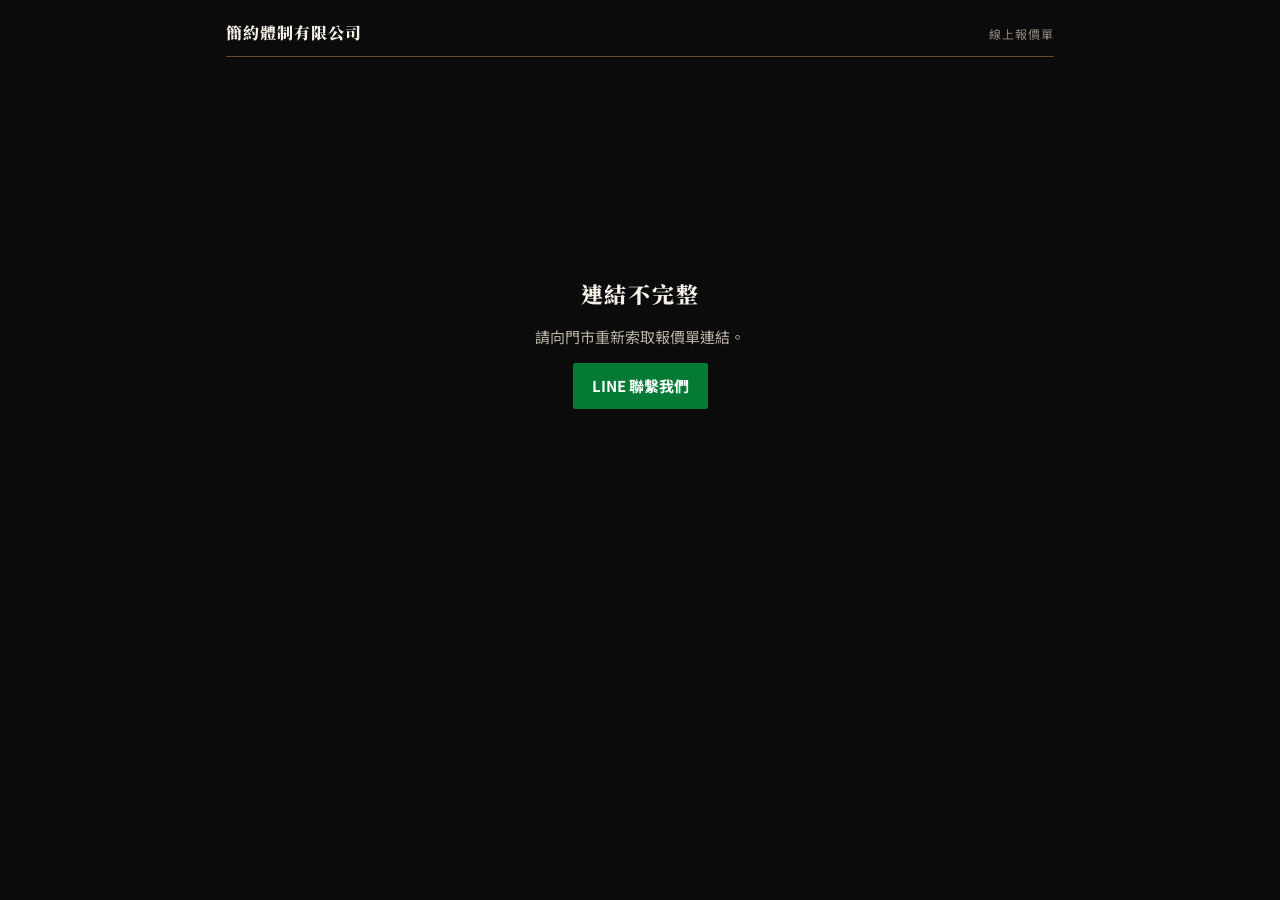
<file: pq/index.html>
<!doctype html>
<html lang="zh-TW">
<head>
<meta charset="utf-8">
<meta name="viewport" content="width=device-width, initial-scale=1.0, viewport-fit=cover">
<meta name="robots" content="noindex, nofollow">
<meta name="referrer" content="no-referrer">
<meta name="theme-color" content="#0B0B0C">
<title>報價單｜簡約體制有限公司</title>
<link rel="icon" href="/favicon.ico" sizes="any"><link rel="icon" type="image/png" sizes="32x32" href="/favicon-32.png"><link rel="apple-touch-icon" href="/apple-touch-icon.png">
<link rel="preconnect" href="https://fonts.googleapis.com"><link rel="preconnect" href="https://fonts.gstatic.com" crossorigin>
<link rel="stylesheet" href="https://fonts.googleapis.com/css2?family=Noto+Sans+TC:wght@400;500;700&family=Noto+Serif+TC:wght@700;900&family=Oswald:wght@500;600&display=swap">
<style>
/* 單品線上報價客人頁（2026-10-28）：畫面用官網「場刊票根」深色，報價單本身是白紙；列印＝A4 一頁白紙 */
:root{--bg:#0B0B0C;--card:#141415;--warm:#F5F1E8;--muted:#BDB6A8;--faint:#8E887C;--gold:#C9A24A;--gold-ink:#9A7623;--line-green:#047A35;
  --paper:#FFFFFF;--ink:#16140F;--ink-2:#4B463C;--ink-3:#6A6458;--rule:#DDD6C8;--rule-2:#EFEAE0;--red:#B3261E;color-scheme:dark}
*{box-sizing:border-box}
html,body{margin:0;background:var(--bg);color:var(--warm)}
body{font-family:"Noto Sans TC",-apple-system,BlinkMacSystemFont,"PingFang TC",sans-serif;font-size:15px;line-height:1.6;-webkit-text-size-adjust:100%}
.wrap{max-width:860px;margin:0 auto;padding:20px 16px calc(32px + env(safe-area-inset-bottom))}
/* 2026-11-26 #橘方：單據載入後上方公司名＋單據名跟白紙抬頭重複 → 只在載入中／錯誤頁顯示 */
body:has(#doc:not([hidden])) .head{display:none}
.head{display:flex;align-items:baseline;justify-content:space-between;gap:12px;border-bottom:1px solid rgba(201,162,74,.45);padding-bottom:10px;margin-bottom:16px}
.head b{font-family:"Noto Serif TC",serif;font-weight:900;letter-spacing:.06em;font-size:16px}
.head span{color:var(--faint);font-size:12px;letter-spacing:.08em}
/* 狀態頁：載入中／查無／過期／作廢 */
.state{min-height:60vh;display:flex;flex-direction:column;align-items:center;justify-content:center;text-align:center;gap:14px;padding:24px 8px}
.state h1{margin:0;font-family:"Noto Serif TC",serif;font-weight:900;font-size:22px;letter-spacing:.08em}
.state p{margin:0;color:var(--muted);max-width:320px}
.state .no{font-family:"Oswald",sans-serif;letter-spacing:.08em;color:var(--gold)}
.spin{width:28px;height:28px;border-radius:50%;border:3px solid rgba(245,241,232,.15);border-top-color:var(--warm);animation:r .9s linear infinite}
@keyframes r{to{transform:rotate(360deg)}}
.btn{display:inline-flex;align-items:center;justify-content:center;gap:8px;min-height:46px;padding:0 18px;border-radius:2px;border:1px solid var(--warm);
  background:transparent;color:var(--warm);font:inherit;font-weight:700;font-size:15px;text-decoration:none;cursor:pointer;-webkit-tap-highlight-color:transparent}
.btn:active{transform:scale(.98)}
.btn.line{background:var(--line-green);border-color:var(--line-green);color:#fff}
.btn.gold{background:var(--gold);border-color:var(--gold);color:#0B0B0C}
.btn svg{flex:none}
/* 白紙報價單（沿用 ~/ops/product_quote.py 的版面） */
.page{background:var(--paper);color:var(--ink);font-size:12.5px;line-height:1.6;border-radius:2px;padding:28px 26px 22px;position:relative;
  display:flex;flex-direction:column;box-shadow:0 1px 0 rgba(201,162,74,.5),0 18px 40px rgba(0,0,0,.45)}
.top{display:flex;justify-content:space-between;align-items:flex-end;gap:12px;border-bottom:1px solid var(--ink);padding-bottom:10px}
.brand{font-family:"Noto Serif TC",serif;font-weight:900;font-size:20px;letter-spacing:.04em;line-height:1.3}
.brand small{display:block;font-family:"Noto Sans TC",sans-serif;font-weight:400;font-size:10.5px;color:var(--ink-3);letter-spacing:0;margin-top:2px}
.title{text-align:right;flex:none}
.title h1{margin:0;font-family:"Noto Serif TC",serif;font-weight:900;font-size:30px;letter-spacing:.3em;line-height:1;margin-right:-.3em}
.title .qno{font-family:"Oswald",sans-serif;font-size:14px;letter-spacing:.06em;margin-top:6px;color:var(--ink-2)}
.meta{display:grid;grid-template-columns:1fr 1fr;gap:0 28px;margin:12px 0 14px;padding:0}
.meta div{display:grid;grid-template-columns:5.5em 1fr;padding:5px 0;border-bottom:1px dashed var(--rule)}
.meta dt{color:var(--ink-3)}.meta dd{margin:0;font-weight:500;overflow-wrap:anywhere}
.meta .num{font-size:13px}
table{width:100%;border-collapse:collapse}
th{font-weight:500;color:var(--ink-3);font-size:11px;letter-spacing:.08em;text-align:left;padding:0 6px 8px;border-bottom:1px solid var(--ink);white-space:nowrap}
td{padding:7px 6px;border-bottom:1px solid var(--rule-2);vertical-align:top;overflow-wrap:anywhere}
.r{text-align:right}.n{width:34px;color:var(--gold-ink);font-family:"Oswald",sans-serif}
.num{font-family:"Oswald",sans-serif;font-size:14px;letter-spacing:.02em;white-space:nowrap}
tr.disc td{color:var(--ink-2)}
/* 2026-11-28 #橘方：數量、單價欄標題與數字置中；金額欄貼齊右邊，跟下方小計／總計同一條線 */
thead th:nth-child(3),thead th:nth-child(4),tbody td:nth-child(3),tbody td:nth-child(4){text-align:center}
thead th:last-child,tbody td:last-child{padding-right:0}
tr.disc td.num{color:var(--red)}   /* 2026-10-30 使用者：折讓金額紅字 */
.sum{margin:14px 0 0 auto;width:62mm;max-width:100%}
.sum div{display:flex;justify-content:space-between;padding:5px 0;border-bottom:1px dashed var(--rule)}
.sum .total{border-top:1px solid var(--ink);border-bottom:2px solid var(--gold-ink);margin-top:4px;padding:8px 0;align-items:baseline}
.sum .total b{font-family:"Oswald",sans-serif;font-size:24px;font-weight:600}
.pay{margin-top:12px;padding:10px 12px;border-left:2px solid var(--gold-ink);background:#FAF7F1;font-size:12px}
.pay p{margin:0}
.grow{flex:1;min-height:12px}
.terms{border-top:1px solid var(--ink);margin-top:14px}
.terms section{padding:10px 14px 10px 0;position:relative}
.terms h3{margin:0 0 8px;font-family:"Noto Serif TC",serif;font-size:13px;letter-spacing:.2em}
.terms dl{margin:0}.terms dl div{display:grid;grid-template-columns:5em 1fr;padding:2px 0}.terms dt{color:var(--ink-3)}.terms dd{margin:0}
.bank{font-family:"Oswald",sans-serif;letter-spacing:.04em}
.stamp{position:absolute;right:14px;top:34px;width:31mm;height:27mm;border:2px solid var(--red);color:var(--red);border-radius:4px;transform:rotate(-6deg);
  display:flex;flex-direction:column;align-items:center;justify-content:center;font-family:"Noto Serif TC",serif;font-weight:900;font-size:10.5px;line-height:1.35;text-align:center;opacity:.85}
.stamp b{font-size:11.5px;white-space:nowrap}
/* 2026-10-29 使用者：改用線上合約甲方公司章（向量圖），不再是文字章 */
.stamp{border:0!important;transform:none!important;width:50mm!important;height:23mm!important;padding:0;opacity:.92}
.notes{margin-top:10px;font-size:10px;line-height:1.5;color:var(--ink-2)}
.notes ol{margin:4px 0 0;padding-left:18px}
/* 紙下方：匯款資訊與按鈕（列印時隱藏） */
.panel{margin-top:18px;border:1px solid rgba(201,162,74,.45);border-radius:2px;background:var(--card);padding:16px}
.panel h2{margin:0 0 10px;font-family:"Noto Serif TC",serif;font-weight:900;font-size:15px;letter-spacing:.16em;color:var(--warm)}
.acct{display:grid;grid-template-columns:4.5em 1fr;gap:4px 10px;font-size:14px}
.acct dt{color:var(--faint)}.acct dd{margin:0}
.acct .big{font-family:"Oswald",sans-serif;font-size:22px;letter-spacing:.08em;color:var(--warm)}
/* 2026-10-30 使用者：蘋果風白卡圓點轉帳 QR（同租借報價頁，台灣Pay 碼，中間國泰圖示） */
.qr-card{background:#fff;border-radius:28px;padding:20px 20px 12px;margin:14px auto 0;width:fit-content;box-shadow:0 8px 30px rgba(0,0,0,.35);display:flex;flex-direction:column;align-items:center;gap:8px}
.qr-box,.qr-box canvas{width:208px!important;height:208px!important;display:flex;align-items:center;justify-content:center}
.qr-name{font-size:13px;font-weight:600;color:#3a3a3c;letter-spacing:.3px}
.qr-cap{margin:8px 0 0;text-align:center;color:var(--faint);font-size:12px}
.bank a{color:inherit;text-decoration:none}
.amt{font-family:"Oswald",sans-serif;font-size:18px;color:var(--gold)}
.actions{display:grid;grid-template-columns:1fr 1fr;gap:10px;margin-top:14px}
.actions .full{grid-column:1 / -1}
.hint{margin:12px 0 0;color:var(--faint);font-size:12px}
.foot{margin-top:18px;text-align:center;color:var(--faint);font-size:12px;letter-spacing:.06em}
.toast{position:fixed;left:50%;bottom:calc(24px + env(safe-area-inset-bottom));transform:translateX(-50%);background:var(--warm);color:#0B0B0C;
  padding:10px 16px;border-radius:2px;font-weight:700;font-size:14px;opacity:0;pointer-events:none;transition:opacity .2s}
.toast.on{opacity:1}
[hidden]{display:none!important}
@media (max-width:560px){
  .page{padding:20px 14px 16px}
  .top{flex-direction:column;align-items:flex-start}
  .title{text-align:left;display:flex;align-items:baseline;gap:12px}
  .title h1{font-size:24px}
  .meta{grid-template-columns:1fr}
  .meta div:empty{display:none}
  th,td{padding-left:4px;padding-right:4px}
  .n{width:24px}
  .num{font-size:13px}
  .sum{width:100%}
  .terms section{padding-bottom:104px}
  .stamp{top:auto;bottom:12px;right:8px;width:40mm!important;height:19mm!important;font-size:9.5px}
  .stamp b{font-size:10px}
}
/* 列印＝下載 PDF：A4 一頁白紙，只印報價單 */
@page{size:A4;margin:0}
/* 2026-11-23 使用者：畫面上下方已有匯款資訊，紙上的匯款帳戶只在列印／PDF 顯示 */
@media screen{.terms dl div.bank-row{display:none}}
@media print{
  html,body{background:#fff!important;color:var(--ink)}
  body{-webkit-print-color-adjust:exact;print-color-adjust:exact}
  .wrap{max-width:none;padding:0;margin:0}
  .head,.panel,.foot,.toast,.state{display:none!important}
  .page{width:210mm;height:297mm;overflow:hidden;padding:15mm 15mm 12mm;border-radius:0;box-shadow:none;font-size:12.5px}
  .top{flex-direction:row;align-items:flex-end}
  .title{text-align:right;display:block}.title h1{font-size:30px}
  .meta{grid-template-columns:1fr 1fr}.meta div:empty{display:block;border:0}
  .sum{width:62mm}
  .terms section{padding-bottom:10px}
  .stamp{top:34px;bottom:auto;right:14px;width:50mm!important;height:23mm!important;font-size:10.5px}.stamp b{font-size:11.5px}
  .n{width:34px}.num{font-size:14px}
  th,td{padding-left:6px;padding-right:6px}
}
</style>
</head>
<body>
<div class="wrap">
  <div class="head"><b>簡約體制有限公司</b><span>線上報價單</span></div>

  <div class="state" id="state">
    <div class="spin" id="spin"></div>
    <h1 id="stTitle" hidden></h1>
    <div class="no" id="stNo" hidden></div>
    <p id="stMsg">報價單載入中…</p>
    <a class="btn line" id="stLine" href="https://line.me/R/ti/p/@387wfayl" rel="noopener" hidden>LINE 聯繫我們</a>
    <button class="btn" type="button" id="stRetry" hidden onclick="location.reload()">重新載入</button>
  </div>

  <div id="doc" hidden>
    <article class="page" id="page" aria-label="報價單">
      <div class="top">
        <div class="brand">簡約體制有限公司<small>統一編號 24932067｜LINE @387WFAYL</small></div>
        <div class="title"><h1>報價單</h1><div class="qno" id="qNo"></div></div>
      </div>
      <dl class="meta">
        <div><dt>客戶名稱</dt><dd id="qName"></dd></div><div><dt>報價日期</dt><dd class="num" id="qDate"></dd></div>
        <div><dt>電話</dt><dd class="num" id="qPhone"></dd></div><div><dt>有效期限</dt><dd class="num" id="qExp"></dd></div>
        <div id="qTaxIdRow"><dt>統一編號</dt><dd id="qTax"></dd></div><div id="qTitleRow"><dt>抬頭</dt><dd id="qTitle"></dd></div>
      </dl>
      <table>
        <thead><tr><th class="n">No.</th><th>品名／規格</th><th class="r">數量</th><th class="r">單價</th><th class="r">金額</th></tr></thead>
        <tbody id="qRows"></tbody>
      </table>
      <div class="sum">
        <div><span>小計</span><span class="num" id="qSub"></span></div>
        <div id="qTaxRow"><span id="qTaxLbl">營業稅</span><span class="num" id="qTaxAmt"></span></div>
        <div class="total"><span>總計 NT$</span><b id="qTotal"></b></div>
      </div>
      <div class="pay" id="qPay" hidden></div>
      <div class="grow"></div>
      <div class="terms"><section><h3>報價確認</h3><dl>
        <div><dt>付款條件</dt><dd>匯款</dd></div><div><dt>交貨方式</dt><dd>指送</dd></div><div id="qInvRow"><dt>發票</dt><dd id="qInv"></dd></div>
        <div><dt>出貨期限</dt><dd>5 個工作天</dd></div>
        <div class="bank-row"><dt>匯款帳戶</dt><dd>簡約體制有限公司<br><span class="bank">國泰世華 013 南港分行 1069<br><a href="#qrCard">1060 3500 3935</a></span></dd></div></dl>
        <div class="stamp" aria-hidden="true"><svg viewBox="0 0 280 130" width="100%" height="100%" preserveAspectRatio="xMidYMid meet" xmlns="http://www.w3.org/2000/svg"> <rect x="3" y="3" width="274" height="124" rx="14" fill="none" stroke="#2563eb" stroke-width="4"/> <line x1="222" y1="3" x2="222" y2="127" stroke="#2563eb" stroke-width="3"/> <path d="M 18 24 L 32 38 L 46 24 M 18 38 L 32 52 L 46 38 M 18 52 L 32 66 L 46 52" fill="none" stroke="#2563eb" stroke-width="4.5" stroke-linecap="round" stroke-linejoin="round"/> <text x="56" y="38" font-size="18.5" font-weight="bold" fill="#2563eb" font-family="'Noto Sans TC', sans-serif">簡約體制有限公司</text> <line x1="55" y1="46" x2="216" y2="46" stroke="#2563eb" stroke-width="2.5"/> <text x="136" y="78" font-size="28" font-weight="bold" fill="#2563eb" font-family="'Courier New', monospace" text-anchor="middle" letter-spacing="1.5">24932067</text> <line x1="55" y1="88" x2="216" y2="88" stroke="#2563eb" stroke-width="2.5"/> <text x="136" y="106" font-size="12" font-weight="bold" fill="#2563eb" font-family="'Noto Sans TC', sans-serif" text-anchor="middle">台北市南港區舊莊街一段</text> <text x="136" y="122" font-size="12" font-weight="bold" fill="#2563eb" font-family="'Noto Sans TC', sans-serif" text-anchor="middle">242 號 3 樓</text> <text x="250" y="24" font-size="15" font-weight="bold" fill="#2563eb" font-family="'Noto Sans TC', sans-serif" writing-mode="vertical-rl" letter-spacing="3">統一發票專用章</text> </svg></div></section>
      </div>
      <div class="notes" id="qNotesBox" hidden>備註<ol id="qNotes"></ol></div>
    </article>

    <section class="panel" aria-label="匯款資訊">
      <h2>匯款資訊</h2>
      <dl class="acct">
        <dt>銀行</dt><dd>國泰世華銀行（013）南港分行</dd>
        <dt>戶名</dt><dd>簡約體制有限公司</dd>
        <dt>帳號</dt><dd class="big">1060 3500 3935</dd>
        <dt>金額</dt><dd class="amt" id="pAmt"></dd>
      </dl>
      <div id="qrWrap">
        <div class="qr-card" id="qrCard"><div class="qr-box" id="qrBox" role="img" aria-label="國泰世華轉帳 QR Code 1060 3500 3935"></div><div class="qr-name">台灣Pay｜國泰世華 013</div></div>
        <p class="qr-cap">用銀行 App 掃描轉帳（手機上可截圖後用 App 讀取）</p>
      </div>
      <div class="actions">
        <button class="btn gold full" type="button" id="copyBtn" onclick="copyAcct()">
          <svg width="18" height="18" viewBox="0 0 24 24" fill="none" stroke="currentColor" stroke-width="2" stroke-linecap="round" stroke-linejoin="round" aria-hidden="true"><rect x="8" y="8" width="12" height="12" rx="1.5"/><path d="M16 8V5.5A1.5 1.5 0 0 0 14.5 4h-9A1.5 1.5 0 0 0 4 5.5v9A1.5 1.5 0 0 0 5.5 16H8"/></svg>
          一鍵複製匯款帳號</button>
        <a class="btn line" href="https://line.me/R/ti/p/@387wfayl" rel="noopener">LINE 聯繫</a>
        <button class="btn" type="button" onclick="window.print()">
          <svg width="18" height="18" viewBox="0 0 24 24" fill="none" stroke="currentColor" stroke-width="2" stroke-linecap="round" stroke-linejoin="round" aria-hidden="true"><path d="M12 4v11"/><path d="M7 10.5l5 5 5-5"/><path d="M5 20h14"/></svg>
          下載 PDF</button>
      </div>
      <p class="hint">匯款後請在 LINE 傳送帳號後五碼與報價單號，我們確認後安排出貨。下載 PDF：在列印畫面選「儲存為 PDF」。</p>
    </section>
  </div>
</div>
<div class="toast" id="toast" role="status" aria-live="polite"></div>
<script>
(function () {
  // GAS 網頁應用程式（與 /doc/ 同一個）：?pq=<代碼> 只回這一張報價單（2026-10-28）
  var GAS = "https://script.google.com/macros/s/AKfycbwxba9UJgmHSl-OZBHeYiLbXnFEH1a8vm-HIr1eNpXpLadmqKlujecgQSmgUAZMNd8/exec";
  var ACCOUNT = "106035003935";
  var $ = function (id) { return document.getElementById(id); };
  var money = function (n) { return Math.round(Number(n) || 0).toLocaleString("en-US"); };

  function el(tag, cls, text) {
    var e = document.createElement(tag);
    if (cls) e.className = cls;
    if (text != null) e.textContent = text;
    return e;
  }

  function showState(title, msg, opts) {
    opts = opts || {};
    $("spin").hidden = true;
    $("stTitle").hidden = !title; $("stTitle").textContent = title || "";
    $("stMsg").textContent = msg || "";
    $("stNo").hidden = !opts.no; $("stNo").textContent = opts.no || "";
    $("stLine").hidden = !opts.line;
    $("stRetry").hidden = !opts.retry;
    $("state").hidden = false; $("doc").hidden = true;
  }

  function render(q) {
    document.title = "報價單 " + q.no + "｜簡約體制有限公司";
    $("qNo").textContent = q.no;
    $("qName").textContent = q.name || "";
    $("qDate").textContent = q.date || "";
    $("qPhone").textContent = q.phone || "—";
    $("qExp").textContent = q.expires || "";
    $("qTax").textContent = q.tax_id || "";
    $("qTaxIdRow").hidden = !q.tax_id;   // 2026-10-29：統編沒填不顯示
    $("qTitle").textContent = q.title || "";
    $("qTitleRow").hidden = !q.title;   // 2026-11-24 #橘方：抬頭（選填），沒填不顯示
    var tb = $("qRows");
    (q.items || []).forEach(function (it, k) {
      var tr = el("tr");
      tr.appendChild(el("td", "n", (k < 9 ? "0" : "") + (k + 1)));
      tr.appendChild(el("td", "", it.name));
      tr.appendChild(el("td", "r num", String(it.qty)));
      tr.appendChild(el("td", "r num", money(it.price)));
      tr.appendChild(el("td", "r num", money(it.amount != null ? it.amount : it.qty * it.price)));
      tb.appendChild(tr);
    });
    (q.discounts || []).forEach(function (d) {
      var tr = el("tr", "disc");
      tr.appendChild(el("td", "n", "—"));
      tr.appendChild(el("td", "", d.name));
      tr.appendChild(el("td")); tr.appendChild(el("td"));
      tr.appendChild(el("td", "r num", "−" + money(d.amount)));
      tb.appendChild(tr);
    });
    $("qSub").textContent = money(q.subtotal);
    $("qTaxLbl").textContent = "營業稅" + (q.tax ? "（5%）" : "（未稅）");
    $("qTaxAmt").textContent = money(q.tax_amount);
    $("qTaxRow").hidden = !q.tax;   // 2026-10-29：沒含稅不顯示「營業稅（未稅）0」
    $("qTotal").textContent = money(q.total);
    $("qInv").textContent = q.tax ? "三聯式（含稅）" : "";
    if (!q.tax) $("qInvRow").style.display = "none";   // 2026-11-23 使用者：沒填發票就不顯示
    if (q.pay && q.pay.length) {
      q.pay.forEach(function (p) { $("qPay").appendChild(el("p", "", p)); });
      $("qPay").hidden = false;
    }
    if (q.notes && q.notes.length) {
      q.notes.forEach(function (n) { $("qNotes").appendChild(el("li", "", n)); });
      $("qNotesBox").hidden = false;
    }
    $("pAmt").textContent = "NT$ " + money(q.total);
    drawQr();
    $("state").hidden = true; $("doc").hidden = false;
  }

  // 2026-10-30 轉帳 QR：與租借報價頁（gas-full/QuoteView.html）同一組台灣Pay 資料與畫法；載入失敗就整塊不顯示
  var TW_QR_DATA = "TWQRP%3A%2F%2F%E5%80%8B%E4%BA%BA%E8%BD%89%E5%B8%B3%2F158%2F02%2FV1%3FD5%3D013%26D6%3D0000106035003935";
  var CATHAY_ICON = "[data-uri]";
  function drawQr() {
    var box = $("qrBox");
    if (box.firstChild) return;
    var hide = function () { $("qrWrap").hidden = true; };
    var sc = document.createElement("script");
    sc.src = "https://cdn.jsdelivr.net/npm/qr-code-styling@1.5.0/lib/qr-code-styling.js";
    sc.onerror = hide;
    sc.onload = function () {
      try {
        new QRCodeStyling({ width: 464, height: 464, type: "canvas", data: TW_QR_DATA, margin: 0,
          qrOptions: { errorCorrectionLevel: "H" },
          dotsOptions: { type: "dots", color: "#000000" },
          cornersSquareOptions: { type: "extra-rounded", color: "#000000" },
          cornersDotOptions: { type: "dot", color: "#000000" },
          backgroundOptions: { color: "#ffffff" },
          image: CATHAY_ICON, imageOptions: { hideBackgroundDots: true, imageSize: 0.3, margin: 6 } }).append(box);
      } catch (e) { hide(); }
    };
    document.head.appendChild(sc);
  }

  var toastTimer = null;
  function toast(text) {
    var t = $("toast"); t.textContent = text; t.classList.add("on");
    clearTimeout(toastTimer); toastTimer = setTimeout(function () { t.classList.remove("on"); }, 1800);
  }
  // 一鍵複製帳號：新瀏覽器用 clipboard，LINE 內建瀏覽器等舊環境退回 execCommand
  window.copyAcct = function () {
    var done = function () { toast("已複製帳號 " + ACCOUNT); };
    var legacy = function () {
      var ta = document.createElement("textarea");
      ta.value = ACCOUNT; ta.setAttribute("readonly", ""); ta.style.position = "fixed"; ta.style.opacity = "0";
      document.body.appendChild(ta); ta.select(); ta.setSelectionRange(0, 99);
      var ok = false; try { ok = document.execCommand("copy"); } catch (e) {}
      document.body.removeChild(ta);
      ok ? done() : toast("請長按帳號自行複製");
    };
    if (navigator.clipboard && window.isSecureContext) navigator.clipboard.writeText(ACCOUNT).then(done, legacy);
    else legacy();
  };

  var id = (location.search.match(/[?&]id=([^&#]*)/) || [])[1] || "";
  try { id = decodeURIComponent(id); } catch (e) { id = ""; }
  if (!/^[A-Za-z0-9]{16}$/.test(id)) {
    showState("連結不完整", "請向門市重新索取報價單連結。", { line: true });
    return;
  }
  fetch(GAS + "?pq=" + encodeURIComponent(id), { method: "GET" })
    .then(function (r) { return r.json(); })
    .then(function (d) {
      if (!d || !d.ok) {
        if (d && (d.error === "not_found" || d.error === "bad_id")) showState("找不到報價單", "這個連結沒有對應的報價單，請 LINE 聯繫門市。", { line: true });
        else showState("暫時無法讀取", "請稍後重新載入。", { retry: true, line: true });
        return;
      }
      if (d.state === "expired") { showState("報價已過期", "報價已過期，請 LINE 聯繫。", { no: d.no, line: true }); return; }
      if (d.state === "void") { showState("此報價單已作廢", "如需重新報價，請 LINE 聯繫。", { no: d.no, line: true }); return; }
      if (d.state === "valid" && d.quote) { render(d.quote); return; }
      showState("暫時無法讀取", "請稍後重新載入。", { retry: true, line: true });
    })
    .catch(function () { showState("網路連線不穩", "請確認網路後重新載入。", { retry: true }); });
})();
</script>
</body>
</html>
</file>
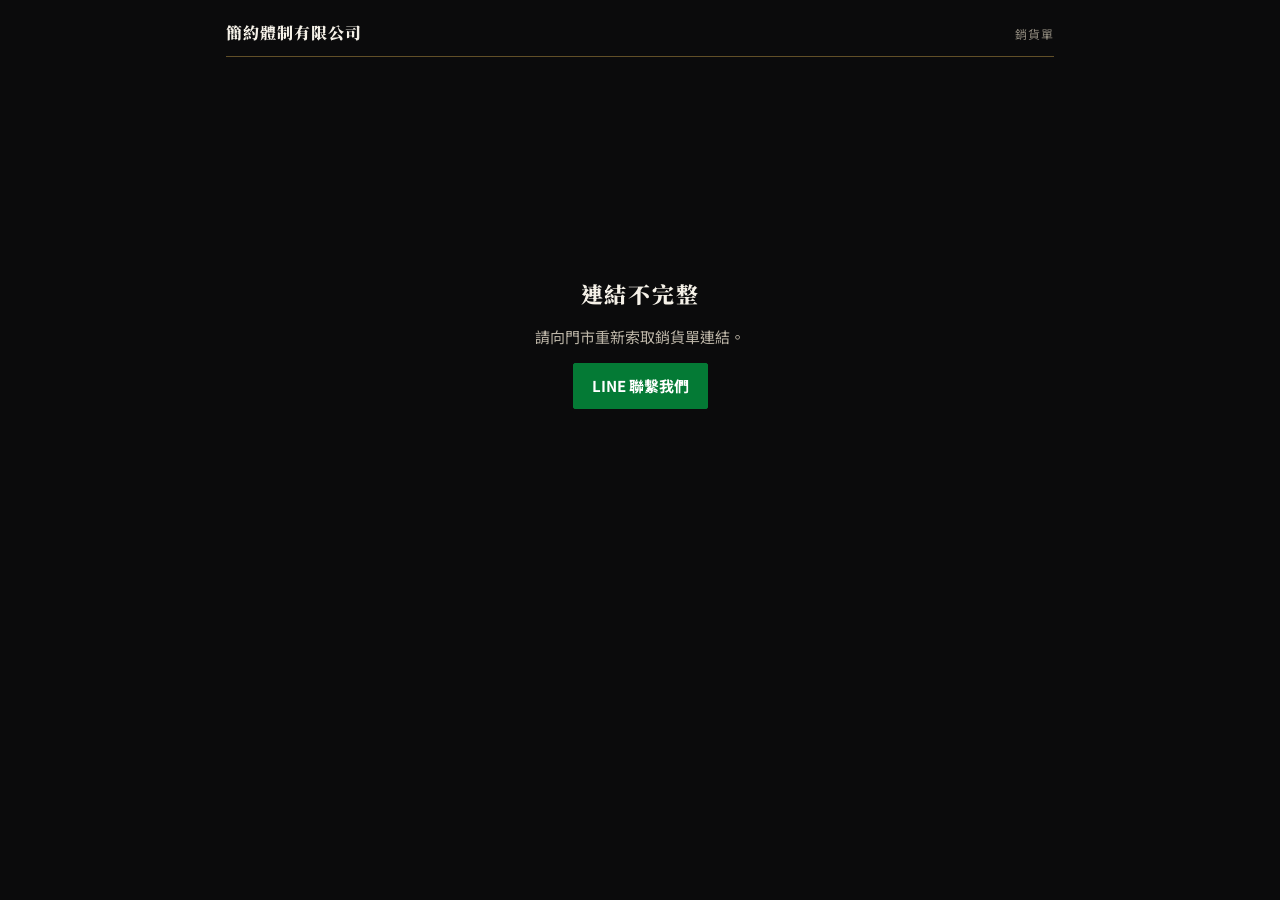
<file: so/index.html>
<!doctype html>
<html lang="zh-TW">
<head>
<meta charset="utf-8">
<meta name="viewport" content="width=device-width, initial-scale=1.0, viewport-fit=cover">
<meta name="robots" content="noindex, nofollow">
<meta name="referrer" content="no-referrer">
<meta name="theme-color" content="#0B0B0C">
<title>銷貨單｜簡約體制有限公司</title>
<link rel="icon" href="/favicon.ico" sizes="any"><link rel="icon" type="image/png" sizes="32x32" href="/favicon-32.png"><link rel="apple-touch-icon" href="/apple-touch-icon.png">
<link rel="preconnect" href="https://fonts.googleapis.com"><link rel="preconnect" href="https://fonts.gstatic.com" crossorigin>
<link rel="stylesheet" href="https://fonts.googleapis.com/css2?family=Noto+Sans+TC:wght@400;500;700&family=Noto+Serif+TC:wght@700;900&family=Oswald:wght@500;600&display=swap">
<style>
/* 單品銷貨單客人頁（2026-10-29，版面沿用 /pq/ 報價單）；原註：單品線上報價客人頁（2026-10-28）：畫面用官網「場刊票根」深色，報價單本身是白紙；列印＝A4 一頁白紙 */
:root{--bg:#0B0B0C;--card:#141415;--warm:#F5F1E8;--muted:#BDB6A8;--faint:#8E887C;--gold:#C9A24A;--gold-ink:#9A7623;--line-green:#047A35;
  --paper:#FFFFFF;--ink:#16140F;--ink-2:#4B463C;--ink-3:#6A6458;--rule:#DDD6C8;--rule-2:#EFEAE0;--red:#B3261E;color-scheme:dark}
*{box-sizing:border-box}
html,body{margin:0;background:var(--bg);color:var(--warm)}
body{font-family:"Noto Sans TC",-apple-system,BlinkMacSystemFont,"PingFang TC",sans-serif;font-size:15px;line-height:1.6;-webkit-text-size-adjust:100%}
.wrap{max-width:860px;margin:0 auto;padding:20px 16px calc(32px + env(safe-area-inset-bottom))}
/* 2026-11-26 #橘方：單據載入後上方公司名＋單據名跟白紙抬頭重複 → 只在載入中／錯誤頁顯示 */
body:has(#doc:not([hidden])) .head{display:none}
.head{display:flex;align-items:baseline;justify-content:space-between;gap:12px;border-bottom:1px solid rgba(201,162,74,.45);padding-bottom:10px;margin-bottom:16px}
.head b{font-family:"Noto Serif TC",serif;font-weight:900;letter-spacing:.06em;font-size:16px}
.head span{color:var(--faint);font-size:12px;letter-spacing:.08em}
/* 狀態頁：載入中／查無／過期／作廢 */
.state{min-height:60vh;display:flex;flex-direction:column;align-items:center;justify-content:center;text-align:center;gap:14px;padding:24px 8px}
.state h1{margin:0;font-family:"Noto Serif TC",serif;font-weight:900;font-size:22px;letter-spacing:.08em}
.state p{margin:0;color:var(--muted);max-width:320px}
.state .no{font-family:"Oswald",sans-serif;letter-spacing:.08em;color:var(--gold)}
.spin{width:28px;height:28px;border-radius:50%;border:3px solid rgba(245,241,232,.15);border-top-color:var(--warm);animation:r .9s linear infinite}
@keyframes r{to{transform:rotate(360deg)}}
.btn{display:inline-flex;align-items:center;justify-content:center;gap:8px;min-height:46px;padding:0 18px;border-radius:2px;border:1px solid var(--warm);
  background:transparent;color:var(--warm);font:inherit;font-weight:700;font-size:15px;text-decoration:none;cursor:pointer;-webkit-tap-highlight-color:transparent}
.btn:active{transform:scale(.98)}
.btn.line{background:var(--line-green);border-color:var(--line-green);color:#fff}
.btn.gold{background:var(--gold);border-color:var(--gold);color:#0B0B0C}
.btn svg{flex:none}
/* 白紙報價單（沿用 ~/ops/product_quote.py 的版面） */
.page{background:var(--paper);color:var(--ink);font-size:12.5px;line-height:1.6;border-radius:2px;padding:28px 26px 22px;position:relative;
  display:flex;flex-direction:column;box-shadow:0 1px 0 rgba(201,162,74,.5),0 18px 40px rgba(0,0,0,.45)}
.top{display:flex;justify-content:space-between;align-items:flex-end;gap:12px;border-bottom:1px solid var(--ink);padding-bottom:10px}
.brand{font-family:"Noto Serif TC",serif;font-weight:900;font-size:20px;letter-spacing:.04em;line-height:1.3}
.brand small{display:block;font-family:"Noto Sans TC",sans-serif;font-weight:400;font-size:10.5px;color:var(--ink-3);letter-spacing:0;margin-top:2px}
.title{text-align:right;flex:none}
.title h1{margin:0;font-family:"Noto Serif TC",serif;font-weight:900;font-size:30px;letter-spacing:.3em;line-height:1;margin-right:-.3em}
.title .qno{font-family:"Oswald",sans-serif;font-size:14px;letter-spacing:.06em;margin-top:6px;color:var(--ink-2)}
.meta{display:grid;grid-template-columns:1fr 1fr;gap:0 28px;margin:12px 0 14px;padding:0}
.meta div{display:grid;grid-template-columns:5.5em 1fr;padding:5px 0;border-bottom:1px dashed var(--rule)}
.meta dt{color:var(--ink-3)}.meta dd{margin:0;font-weight:500;overflow-wrap:anywhere}
.meta .num{font-size:13px}
table{width:100%;border-collapse:collapse}
th{font-weight:500;color:var(--ink-3);font-size:11px;letter-spacing:.08em;text-align:left;padding:0 6px 8px;border-bottom:1px solid var(--ink);white-space:nowrap}
td{padding:7px 6px;border-bottom:1px solid var(--rule-2);vertical-align:top;overflow-wrap:anywhere}
.r{text-align:right}.n{width:34px;color:var(--gold-ink);font-family:"Oswald",sans-serif}
.num{font-family:"Oswald",sans-serif;font-size:14px;letter-spacing:.02em;white-space:nowrap}
tr.disc td{color:var(--ink-2)}
/* 2026-11-28 #橘方：數量、單價欄標題與數字置中；金額欄貼齊右邊，跟下方小計／總計同一條線 */
thead th:nth-child(3),thead th:nth-child(4),tbody td:nth-child(3),tbody td:nth-child(4){text-align:center}
thead th:last-child,tbody td:last-child{padding-right:0}
tr.disc td.num{color:var(--red)}   /* 2026-11-28 #橘方：銷貨單折讓金額紅字（同報價單） */
.sum{margin:14px 0 0 auto;width:62mm;max-width:100%}
.sum div{display:flex;justify-content:space-between;padding:5px 0;border-bottom:1px dashed var(--rule)}
.sum .total{border-top:1px solid var(--ink);border-bottom:2px solid var(--gold-ink);margin-top:4px;padding:8px 0;align-items:baseline}
.sum .total b{font-family:"Oswald",sans-serif;font-size:24px;font-weight:600}
.pay{margin-top:12px;padding:10px 12px;border-left:2px solid var(--gold-ink);background:#FAF7F1;font-size:12px}
.pay p{margin:0}
.grow{flex:1;min-height:12px}
.terms{border-top:1px solid var(--ink);margin-top:14px}
.terms section{padding:10px 14px 10px 0;position:relative}
.terms h3{margin:0 0 8px;font-family:"Noto Serif TC",serif;font-size:13px;letter-spacing:.2em}
.terms dl{margin:0}.terms dl div{display:grid;grid-template-columns:5em 1fr;padding:2px 0}.terms dt{color:var(--ink-3)}.terms dd{margin:0}
.bank{font-family:"Oswald",sans-serif;letter-spacing:.04em}
.stamp{position:absolute;right:14px;top:34px;width:31mm;height:27mm;border:2px solid var(--red);color:var(--red);border-radius:4px;transform:rotate(-6deg);
  display:flex;flex-direction:column;align-items:center;justify-content:center;font-family:"Noto Serif TC",serif;font-weight:900;font-size:10.5px;line-height:1.35;text-align:center;opacity:.85}
.stamp b{font-size:11.5px;white-space:nowrap}
/* 2026-10-29 使用者：改用線上合約甲方公司章（向量圖），不再是文字章 */
.stamp{border:0!important;transform:none!important;width:50mm!important;height:23mm!important;padding:0;opacity:.92}
.paid-tag{display:inline-block;margin-left:8px;padding:1px 8px;border:1.5px solid var(--line-green);color:var(--line-green);font-weight:700;font-size:11px;letter-spacing:.1em;border-radius:2px;vertical-align:2px}
.sum .bal b{font-family:"Oswald",sans-serif;font-size:16px;color:var(--red)}
.terms .notes{margin-top:12px;font-size:13px;line-height:1.7;color:var(--ink);max-width:calc(100% - 54mm)}
.terms .notes b{font-family:"Noto Serif TC",serif;letter-spacing:.2em}
@media (max-width:560px){.terms .notes{max-width:none}}
.notes{margin-top:10px;font-size:10px;line-height:1.5;color:var(--ink-2)}
.notes ol{margin:4px 0 0;padding-left:18px}
/* 紙下方：匯款資訊與按鈕（列印時隱藏） */
.panel{margin-top:18px;border:1px solid rgba(201,162,74,.45);border-radius:2px;background:var(--card);padding:16px}
.panel h2{margin:0 0 10px;font-family:"Noto Serif TC",serif;font-weight:900;font-size:15px;letter-spacing:.16em;color:var(--warm)}
.acct{display:grid;grid-template-columns:4.5em 1fr;gap:4px 10px;font-size:14px}
.acct dt{color:var(--faint)}.acct dd{margin:0}
.acct .big{font-family:"Oswald",sans-serif;font-size:22px;letter-spacing:.08em;color:var(--warm)}
.amt{font-family:"Oswald",sans-serif;font-size:18px;color:var(--gold)}
.actions{display:grid;grid-template-columns:1fr 1fr;gap:10px;margin-top:14px}
.actions .full{grid-column:1 / -1}
.hint{margin:12px 0 0;color:var(--faint);font-size:12px}
.foot{margin-top:18px;text-align:center;color:var(--faint);font-size:12px;letter-spacing:.06em}
.toast{position:fixed;left:50%;bottom:calc(24px + env(safe-area-inset-bottom));transform:translateX(-50%);background:var(--warm);color:#0B0B0C;
  padding:10px 16px;border-radius:2px;font-weight:700;font-size:14px;opacity:0;pointer-events:none;transition:opacity .2s}
.toast.on{opacity:1}
[hidden]{display:none!important}
@media (max-width:560px){
  .page{padding:20px 14px 16px}
  .top{flex-direction:column;align-items:flex-start}
  .title{text-align:left;display:flex;align-items:baseline;gap:12px}
  .title h1{font-size:24px}
  .meta{grid-template-columns:1fr}
  .meta div:empty{display:none}
  th,td{padding-left:4px;padding-right:4px}
  .n{width:24px}
  .num{font-size:13px}
  .sum{width:100%}
  .terms section{padding-bottom:104px}
  .stamp{top:auto;bottom:12px;right:8px;width:40mm!important;height:19mm!important;font-size:9.5px}
  .stamp b{font-size:10px}
}
/* 列印＝下載 PDF：A4 一頁白紙，只印報價單 */
@page{size:A4;margin:0}
@media print{
  html,body{background:#fff!important;color:var(--ink)}
  body{-webkit-print-color-adjust:exact;print-color-adjust:exact}
  .wrap{max-width:none;padding:0;margin:0}
  .head,.panel,.foot,.toast,.state{display:none!important}
  .page{width:210mm;height:297mm;overflow:hidden;padding:15mm 15mm 12mm;border-radius:0;box-shadow:none;font-size:12.5px}
  .top{flex-direction:row;align-items:flex-end}
  .title{text-align:right;display:block}.title h1{font-size:30px}
  .meta{grid-template-columns:1fr 1fr}.meta div:empty{display:block;border:0}
  .sum{width:62mm}
  .terms section{padding-bottom:10px}
  .stamp{top:34px;bottom:auto;right:14px;width:50mm!important;height:23mm!important;font-size:10.5px}.stamp b{font-size:11.5px}
  .n{width:34px}.num{font-size:14px}
  th,td{padding-left:6px;padding-right:6px}
}
</style>
</head>
<body>
<div class="wrap">
  <div class="head"><b>簡約體制有限公司</b><span>銷貨單</span></div>

  <div class="state" id="state">
    <div class="spin" id="spin"></div>
    <h1 id="stTitle" hidden></h1>
    <div class="no" id="stNo" hidden></div>
    <p id="stMsg">銷貨單載入中…</p>
    <a class="btn line" id="stLine" href="https://line.me/R/ti/p/@387wfayl" rel="noopener" hidden>LINE 聯繫我們</a>
    <button class="btn" type="button" id="stRetry" hidden onclick="location.reload()">重新載入</button>
  </div>

  <div id="doc" hidden>
    <article class="page" id="page" aria-label="銷貨單">
      <div class="top">
        <div class="brand">簡約體制有限公司<small>統一編號 24932067｜LINE @387WFAYL</small></div>
        <div class="title"><h1>銷貨單</h1><div class="qno" id="qNo"></div></div>
      </div>
      <dl class="meta">
        <div><dt>客戶名稱</dt><dd id="qName"></dd></div><div><dt>銷貨日期</dt><dd class="num" id="qDate"></dd></div>
        <div><dt>電話</dt><dd class="num" id="qPhone"></dd></div><div><dt>報價單號</dt><dd class="num" id="qQno"></dd></div>
        <div id="qTaxIdRow"><dt>統一編號</dt><dd id="qTax"></dd></div><div id="qTitleRow"><dt>抬頭</dt><dd id="qTitle"></dd></div>
      </dl>
      <table>
        <thead><tr><th class="n">No.</th><th>品名／規格</th><th class="r">數量</th><th class="r">單價</th><th class="r">金額</th></tr></thead>
        <tbody id="qRows"></tbody>
      </table>
      <div class="sum">
        <div><span>小計</span><span class="num" id="qSub"></span></div>
        <div id="qTaxRow"><span id="qTaxLbl">營業稅</span><span class="num" id="qTaxAmt"></span></div>
        <div class="total"><span>總計 NT$</span><b id="qTotal"></b></div>
        <div><span>已收<span class="paid-tag" id="qPaidTag" hidden>已付清</span></span><span class="num" id="qPaid"></span></div>
        <div class="bal" id="qBalRow" hidden><span>尾款</span><b id="qBal"></b></div>
      </div>
            <div class="grow"></div>
      <div class="terms"><section><h3>銷貨明細</h3><dl>
        <div><dt>付款方式</dt><dd>匯款</dd></div>
        <div id="qPdRow"><dt>收款日</dt><dd class="num" id="qPd"></dd></div>
        <div id="qL5Row"><dt>後五碼</dt><dd class="num" id="qL5"></dd></div>
        <div><dt>交貨方式</dt><dd id="qShip"></dd></div>
        <div id="qStRow"><dt>寄送門市</dt><dd id="qSt"></dd></div>
        <div id="qAddrRow" hidden><dt>收貨地址</dt><dd id="qAddr"></dd></div>
        <div id="qSdRow"><dt>出貨日期</dt><dd class="num" id="qSd"></dd></div>
        <div id="qInvRow"><dt>發票</dt><dd class="num" id="qInv"></dd></div>
        <div id="qSignRow" hidden><dt>簽收</dt><dd class="num" id="qSign"></dd></div></dl>
        <div class="notes" id="qNotesBox" hidden><b>備註</b><ol id="qNotes"></ol></div>
        <div class="stamp" aria-hidden="true"><svg viewBox="0 0 280 130" width="100%" height="100%" preserveAspectRatio="xMidYMid meet" xmlns="http://www.w3.org/2000/svg"> <rect x="3" y="3" width="274" height="124" rx="14" fill="none" stroke="#2563eb" stroke-width="4"/> <line x1="222" y1="3" x2="222" y2="127" stroke="#2563eb" stroke-width="3"/> <path d="M 18 24 L 32 38 L 46 24 M 18 38 L 32 52 L 46 38 M 18 52 L 32 66 L 46 52" fill="none" stroke="#2563eb" stroke-width="4.5" stroke-linecap="round" stroke-linejoin="round"/> <text x="56" y="38" font-size="18.5" font-weight="bold" fill="#2563eb" font-family="'Noto Sans TC', sans-serif">簡約體制有限公司</text> <line x1="55" y1="46" x2="216" y2="46" stroke="#2563eb" stroke-width="2.5"/> <text x="136" y="78" font-size="28" font-weight="bold" fill="#2563eb" font-family="'Courier New', monospace" text-anchor="middle" letter-spacing="1.5">24932067</text> <line x1="55" y1="88" x2="216" y2="88" stroke="#2563eb" stroke-width="2.5"/> <text x="136" y="106" font-size="12" font-weight="bold" fill="#2563eb" font-family="'Noto Sans TC', sans-serif" text-anchor="middle">台北市南港區舊莊街一段</text> <text x="136" y="122" font-size="12" font-weight="bold" fill="#2563eb" font-family="'Noto Sans TC', sans-serif" text-anchor="middle">242 號 3 樓</text> <text x="250" y="24" font-size="15" font-weight="bold" fill="#2563eb" font-family="'Noto Sans TC', sans-serif" writing-mode="vertical-rl" letter-spacing="3">統一發票專用章</text> </svg></div></section>
      </div>
    </article>

    <section class="panel" aria-label="付款狀態">
      <h2 id="pTitle">付款狀態</h2>
      <p class="hint" id="pDone" hidden>款項已全數收到，謝謝您。</p>
      <dl class="acct" id="pAcct">
        <dt>銀行</dt><dd>國泰世華銀行（013）南港分行</dd>
        <dt>戶名</dt><dd>簡約體制有限公司</dd>
        <dt>帳號</dt><dd class="big">1060 3500 3935</dd>
        <dt>尾款</dt><dd class="amt" id="pAmt"></dd>
      </dl>
      <div class="actions">
        <button class="btn gold full" type="button" id="copyBtn" onclick="copyAcct()">
          <svg width="18" height="18" viewBox="0 0 24 24" fill="none" stroke="currentColor" stroke-width="2" stroke-linecap="round" stroke-linejoin="round" aria-hidden="true"><rect x="8" y="8" width="12" height="12" rx="1.5"/><path d="M16 8V5.5A1.5 1.5 0 0 0 14.5 4h-9A1.5 1.5 0 0 0 4 5.5v9A1.5 1.5 0 0 0 5.5 16H8"/></svg>
          一鍵複製匯款帳號</button>
        <a class="btn line" href="https://line.me/R/ti/p/@387wfayl" rel="noopener">LINE 聯繫</a>
        <button class="btn" type="button" onclick="window.print()">
          <svg width="18" height="18" viewBox="0 0 24 24" fill="none" stroke="currentColor" stroke-width="2" stroke-linecap="round" stroke-linejoin="round" aria-hidden="true"><path d="M12 4v11"/><path d="M7 10.5l5 5 5-5"/><path d="M5 20h14"/></svg>
          下載 PDF</button>
      </div>
      <p class="hint">下載 PDF：在列印畫面選「儲存為 PDF」。<span id="pBalHint" hidden>尾款匯款後請在 LINE 傳送帳號後五碼與單號。</span></p>
    </section>
  </div>
</div>
<div class="toast" id="toast" role="status" aria-live="polite"></div>
<script>
(function () {
  // GAS 網頁應用程式（與 /doc/ 同一個）：?so=<代碼> 只回這一張銷貨單（2026-10-29）
  var GAS = "https://script.google.com/macros/s/AKfycbwxba9UJgmHSl-OZBHeYiLbXnFEH1a8vm-HIr1eNpXpLadmqKlujecgQSmgUAZMNd8/exec";
  var ACCOUNT = "106035003935";
  var $ = function (id) { return document.getElementById(id); };
  var money = function (n) { return Math.round(Number(n) || 0).toLocaleString("en-US"); };

  function el(tag, cls, text) {
    var e = document.createElement(tag);
    if (cls) e.className = cls;
    if (text != null) e.textContent = text;
    return e;
  }

  function showState(title, msg, opts) {
    opts = opts || {};
    $("spin").hidden = true;
    $("stTitle").hidden = !title; $("stTitle").textContent = title || "";
    $("stMsg").textContent = msg || "";
    $("stNo").hidden = !opts.no; $("stNo").textContent = opts.no || "";
    $("stLine").hidden = !opts.line;
    $("stRetry").hidden = !opts.retry;
    $("state").hidden = false; $("doc").hidden = true;
  }

  function render(q) {
    document.title = "銷貨單 " + q.no + "｜簡約體制有限公司";
    $("qNo").textContent = q.no;
    $("qName").textContent = q.name || "";
    $("qDate").textContent = q.date || "";
    $("qPhone").textContent = q.phone || "—";
    $("qQno").textContent = q.quote_no || "";
    $("qTax").textContent = q.tax_id || "";
    $("qTaxIdRow").hidden = !q.tax_id;   // 2026-10-29：統編沒填不顯示
    $("qTitle").textContent = q.title || "";
    $("qTitleRow").hidden = !q.title;   // 2026-11-24 #橘方：抬頭（選填），沒填不顯示
    var tb = $("qRows");
    (q.items || []).forEach(function (it, k) {
      var tr = el("tr");
      tr.appendChild(el("td", "n", (k < 9 ? "0" : "") + (k + 1)));
      tr.appendChild(el("td", "", it.name));
      tr.appendChild(el("td", "r num", String(it.qty)));
      tr.appendChild(el("td", "r num", money(it.price)));
      tr.appendChild(el("td", "r num", money(it.amount != null ? it.amount : it.qty * it.price)));
      tb.appendChild(tr);
    });
    (q.discounts || []).forEach(function (d) {
      var tr = el("tr", "disc");
      tr.appendChild(el("td", "n", "—"));
      tr.appendChild(el("td", "", d.name));
      tr.appendChild(el("td")); tr.appendChild(el("td"));
      tr.appendChild(el("td", "r num", "−" + money(d.amount)));
      tb.appendChild(tr);
    });
    $("qSub").textContent = money(q.subtotal);
    $("qTaxLbl").textContent = "營業稅" + (q.tax ? "（5%）" : "（未稅）");
    $("qTaxAmt").textContent = money(q.tax_amount);
    $("qTaxRow").hidden = !q.tax;   // 2026-10-29：沒含稅不顯示「營業稅（未稅）0」
    $("qTotal").textContent = money(q.total);
    $("qInv").textContent = q.invoice_no || ""; $("qInvRow").hidden = !q.invoice_no;   // 發票號碼有填才顯示（2026-10-29）
    $("qSt").textContent = q.ship_store || ""; $("qStRow").hidden = !q.ship_store;
    $("qAddr").textContent = q.ship_address || ""; $("qAddrRow").hidden = !q.ship_address;   // 2026-11-26 收貨地址
    $("qPaid").textContent = money(q.paid);
    var bal = Number(q.balance) || 0;
    $("qPaidTag").hidden = bal > 0;
    $("qBalRow").hidden = bal <= 0; $("qBal").textContent = money(bal);
    $("qPd").textContent = q.paid_date || ""; $("qPdRow").hidden = !q.paid_date;
    $("qL5").textContent = q.last5 || ""; $("qL5Row").hidden = !q.last5;
    $("qShip").textContent = q.ship_method || "指送";
    $("qSd").textContent = q.ship_date || ""; $("qSdRow").hidden = !q.ship_date;
    $("qSign").textContent = q.signed_at ? "已簽收 " + q.signed_at : ""; $("qSignRow").hidden = !q.signed_at;   // 2026-11-26 門市簽收
    if (q.notes && q.notes.length) {
      q.notes.forEach(function (n) { $("qNotes").appendChild(el("li", "", n)); });
      $("qNotesBox").hidden = false;
    }
    $("pAmt").textContent = "NT$ " + money(bal);
    $("pAcct").hidden = bal <= 0; $("copyBtn").hidden = bal <= 0; $("pBalHint").hidden = bal <= 0; $("pDone").hidden = bal > 0;
    $("state").hidden = true; $("doc").hidden = false;
  }

  var toastTimer = null;
  function toast(text) {
    var t = $("toast"); t.textContent = text; t.classList.add("on");
    clearTimeout(toastTimer); toastTimer = setTimeout(function () { t.classList.remove("on"); }, 1800);
  }
  // 一鍵複製帳號：新瀏覽器用 clipboard，LINE 內建瀏覽器等舊環境退回 execCommand
  window.copyAcct = function () {
    var done = function () { toast("已複製帳號 " + ACCOUNT); };
    var legacy = function () {
      var ta = document.createElement("textarea");
      ta.value = ACCOUNT; ta.setAttribute("readonly", ""); ta.style.position = "fixed"; ta.style.opacity = "0";
      document.body.appendChild(ta); ta.select(); ta.setSelectionRange(0, 99);
      var ok = false; try { ok = document.execCommand("copy"); } catch (e) {}
      document.body.removeChild(ta);
      ok ? done() : toast("請長按帳號自行複製");
    };
    if (navigator.clipboard && window.isSecureContext) navigator.clipboard.writeText(ACCOUNT).then(done, legacy);
    else legacy();
  };

  var id = (location.search.match(/[?&]id=([^&#]*)/) || [])[1] || "";
  try { id = decodeURIComponent(id); } catch (e) { id = ""; }
  if (!/^[A-Za-z0-9]{16}$/.test(id)) {
    showState("連結不完整", "請向門市重新索取銷貨單連結。", { line: true });
    return;
  }
  fetch(GAS + "?so=" + encodeURIComponent(id), { method: "GET" })
    .then(function (r) { return r.json(); })
    .then(function (d) {
      if (!d || !d.ok) {
        if (d && (d.error === "not_found" || d.error === "bad_id")) showState("找不到銷貨單", "這個連結沒有對應的銷貨單，請 LINE 聯繫門市。", { line: true });
        else showState("暫時無法讀取", "請稍後重新載入。", { retry: true, line: true });
        return;
      }
      if (d.state === "void") { showState("此銷貨單已作廢", "如有疑問，請 LINE 聯繫。", { no: d.no, line: true }); return; }
      if (d.state === "valid" && d.order) { render(d.order); return; }
      showState("暫時無法讀取", "請稍後重新載入。", { retry: true, line: true });
    })
    .catch(function () { showState("網路連線不穩", "請確認網路後重新載入。", { retry: true }); });
})();
</script>
</body>
</html>
</file>
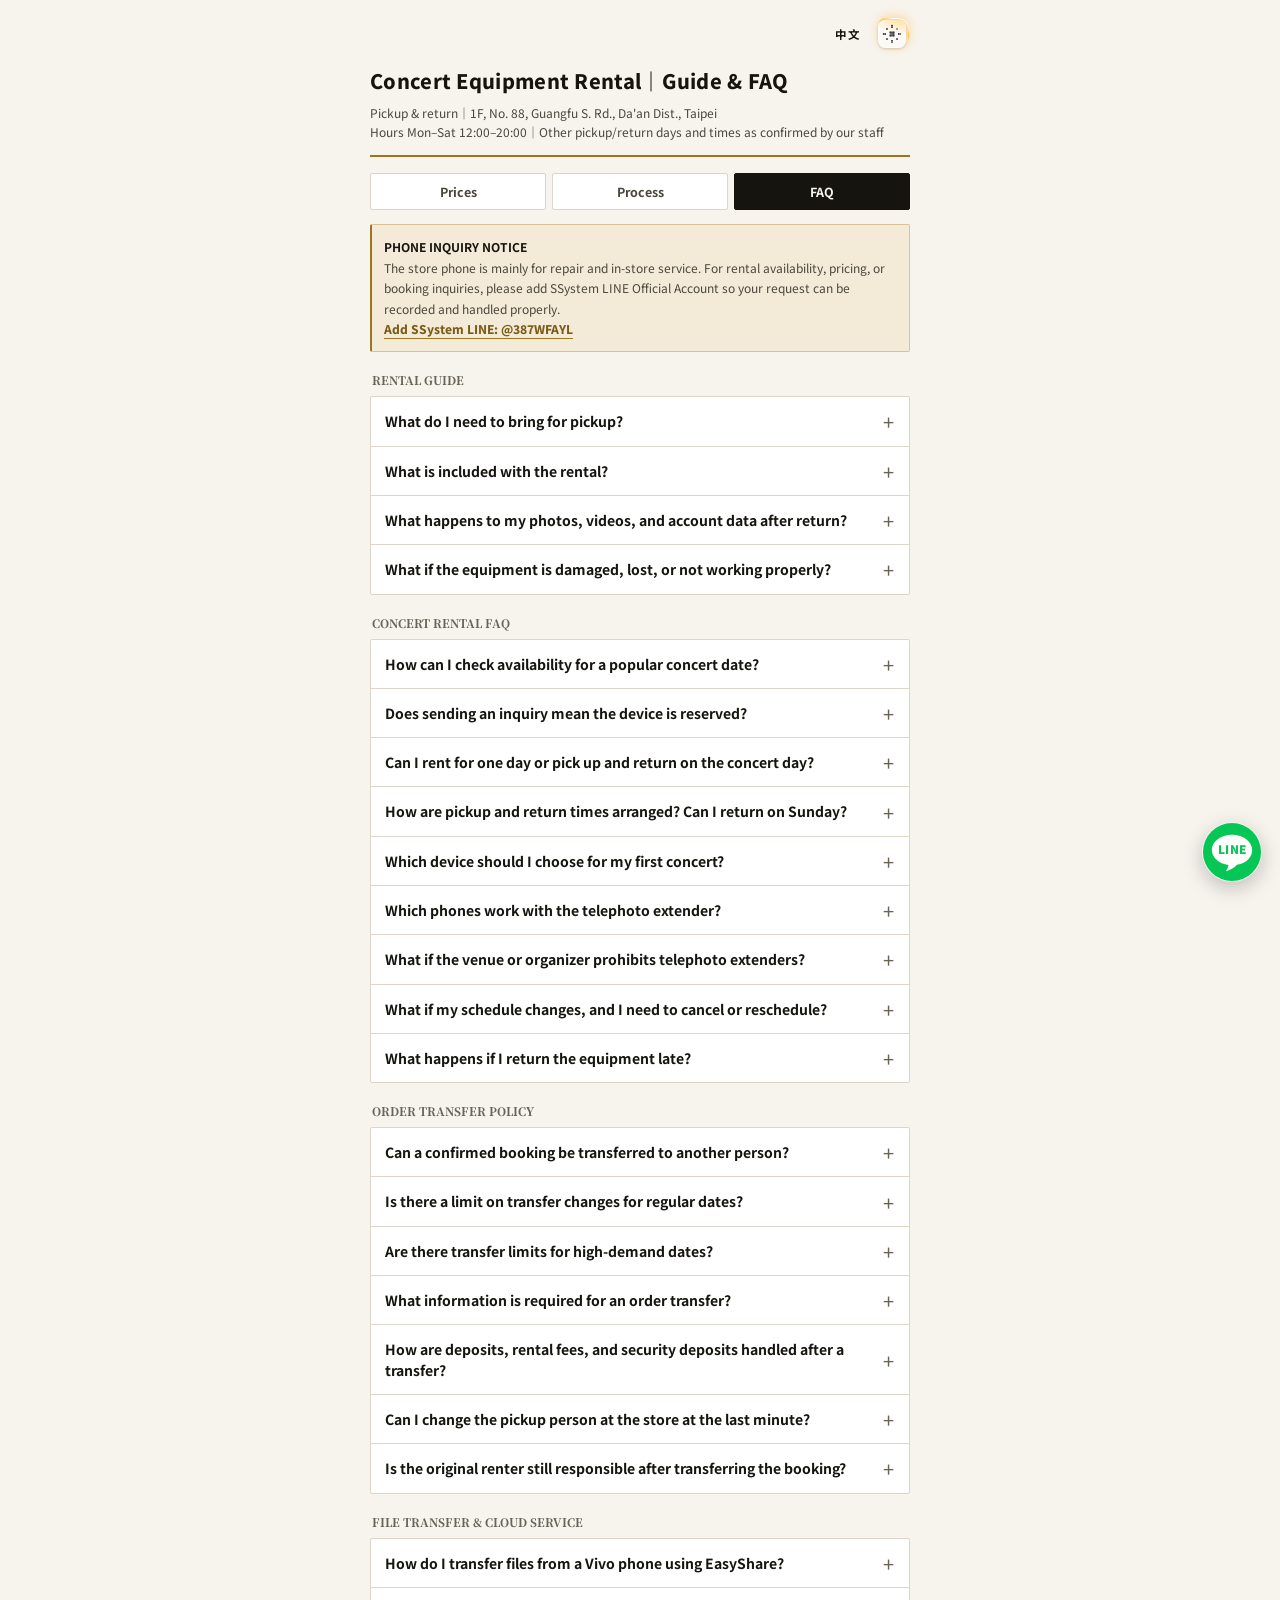
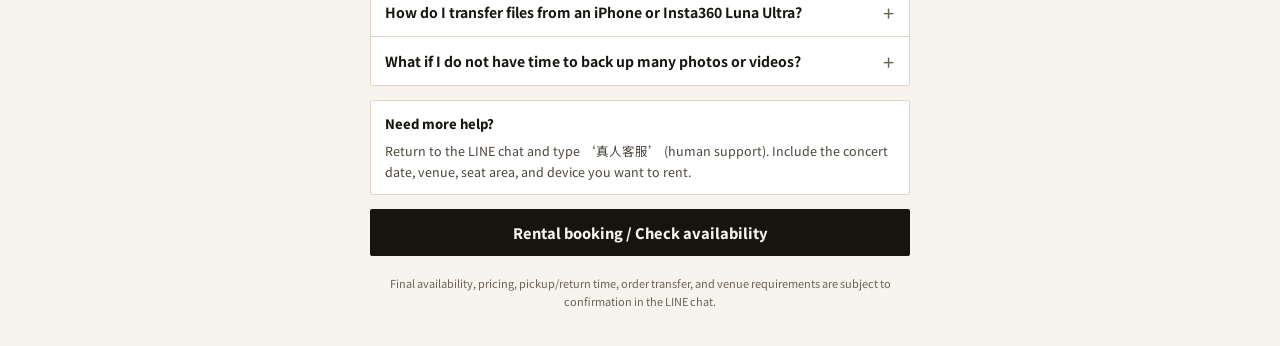
<file: faq.html>
<!DOCTYPE html>
<html lang="zh-TW">
<head>
<meta charset="UTF-8">
<script>/* 載入前先套深色，避免先閃白（2026-10-27） */(function(){try{var s=localStorage.getItem("fir-theme");if(s==="dark"||(!s&&window.matchMedia&&matchMedia("(prefers-color-scheme: dark)").matches))document.documentElement.setAttribute("data-theme","dark")}catch(e){}})();</script>
<meta name="robots" content="noindex">
<meta name="viewport" content="width=device-width,initial-scale=1.0,viewport-fit=cover">
<meta name="theme-color" content="#f4f5f7">
<title>租借須知與常見問題</title>
<link rel="preconnect" href="https://fonts.googleapis.com"><link rel="preconnect" href="https://fonts.gstatic.com" crossorigin><link rel="stylesheet" href="https://fonts.googleapis.com/css2?family=Noto+Sans+TC:wght@400;500;700&family=Noto+Serif+TC:wght@700;900&family=Oswald:wght@500;600&display=swap">
<style>
:root{--bg-color:#F6F5F2;--card-bg:#ffffff;--panel-bg:#EDECE8;--text-main:#121316;--text-muted:#45474d;--text-light:#64666c;--border-color:#D9DBDE;--border-dark:#121316;--accent-blue:#1B4DA0;--accent-blue-bg:#E8EEF8;--accent-blue-border:#B7C7E6;--warn-bg:rgba(245,158,11,.10);--warn-border:rgba(245,158,11,.35);--warn-text:#b45309}
[data-theme="dark"]{--bg-color:#121316;--card-bg:#191A1E;--panel-bg:#202227;--text-main:#ECEBE7;--text-muted:#B2B3B8;--text-light:#94959B;--border-color:#2E3036;--border-dark:#5d5f66;--accent-blue:#7FA2E0;--accent-blue-bg:rgba(127,162,224,.12);--accent-blue-border:rgba(127,162,224,.4);--warn-bg:rgba(245,158,11,.12);--warn-border:rgba(245,158,11,.35);--warn-text:#fbbf24}
*{-webkit-text-size-adjust:100%;text-size-adjust:100%;box-sizing:border-box;font-family:-apple-system,BlinkMacSystemFont,"SF Pro Text","PingFang TC","Noto Sans TC","Segoe UI",Roboto,Helvetica,Arial,sans-serif;transition:background-color .25s ease,color .25s ease,border-color .25s ease}
html,body{overflow-x:hidden;max-width:100vw;width:100%}
body{margin:0;background:var(--bg-color);color:var(--text-main);-webkit-font-smoothing:antialiased;padding:16px 12px max(36px,env(safe-area-inset-bottom) + 16px);display:flex;justify-content:center}
.wrap{width:min(100%,540px);max-width:100%}
.utility-bar{display:flex;justify-content:flex-end;align-items:center;gap:8px;margin-bottom:14px}
.lang-pill-btn{background:var(--card-bg);border:1px solid var(--border-color);color:var(--text-main);padding:4px 10px;border-radius:6px;font-size:11.5px;font-weight:700;letter-spacing:.5px;cursor:pointer;min-height:32px}
.lang-pill-btn:hover,.theme-morph-btn:hover{border-color:var(--accent-blue);color:var(--accent-blue)}
.theme-morph-btn{background:var(--card-bg);border:1px solid var(--border-color);color:var(--text-main);width:32px;height:32px;min-height:32px;border-radius:6px;display:inline-flex;align-items:center;justify-content:center;cursor:pointer;padding:0}
.sun-moon-svg{overflow:visible}.sun-core{transform-origin:center;transition:transform .45s cubic-bezier(.4,0,.2,1)}.mask-cutout{transition:transform .45s cubic-bezier(.4,0,.2,1);transform:translate(12px,-12px)}.sun-rays{transform-origin:center;transition:transform .45s cubic-bezier(.4,0,.2,1),opacity .3s ease;opacity:1}
[data-theme="dark"] .sun-core{transform:scale(1.6)}[data-theme="dark"] .mask-cutout{transform:translate(0,0)}[data-theme="dark"] .sun-rays{transform:rotate(90deg) scale(.2);opacity:0}
.header{padding-bottom:14px;border-bottom:2px solid var(--border-dark);margin-bottom:16px}
.header .subtitle{margin-top:0;font-size:20px;font-weight:800;color:var(--text-main);letter-spacing:.3px}
.store{margin-top:8px;color:var(--text-muted);font-size:12px;line-height:1.6}
.intro{margin-top:8px;color:var(--text-light);font-size:12px;line-height:1.65}
.tabs{display:flex;gap:6px;margin:0 0 4px}
.tab{flex:1;text-align:center;padding:8px 6px;border:1px solid var(--border-color);border-radius:6px;background:var(--card-bg);color:var(--text-muted);font-size:12.5px;font-weight:700;text-decoration:none}
.tab.active{background:var(--accent-blue);border-color:var(--accent-blue);color:#fff}
[data-theme="dark"] .tab.active{color:#0f1012}
.section-title{font-size:11.5px;font-weight:800;color:var(--text-light);letter-spacing:1.2px;text-transform:uppercase;margin:20px 2px 8px}
.card{background:var(--card-bg);border:1px solid var(--border-color);border-radius:12px;padding:14px;box-shadow:none}
.step{display:grid;grid-template-columns:24px 1fr;gap:10px;padding:2px 0 14px}.step:last-child{padding-bottom:0}
.step-number{width:24px;height:24px;display:flex;align-items:center;justify-content:center;border-radius:50%;background:var(--accent-blue);color:#fff;font-size:11.5px;font-weight:800}
[data-theme="dark"] .step-number{color:#0f1012}
.step-title{font-size:14px;font-weight:800;line-height:1.5}
.step-body{margin-top:3px;color:var(--text-muted);font-size:13px;line-height:1.7}
.step-body strong,.answer strong,.notice strong{color:var(--text-main)}
.step-body ol,.answer ol,.notice ol,.notice ul{margin:6px 0 0;padding-left:20px}.step-body li,.answer li,.notice li{margin:4px 0}
.chip{display:inline-block;margin:2px 2px 0 0;padding:1px 7px;border-radius:5px;background:var(--accent-blue-bg);border:1px solid var(--accent-blue-border);color:var(--accent-blue);font-size:11.5px;font-weight:700;white-space:nowrap}
.example{margin-top:8px;padding:9px 11px;border-radius:6px;background:var(--panel-bg);border:1px solid var(--border-color);color:var(--text-main);font-size:13px}
.faq-list{overflow:hidden;border:1px solid var(--border-color);border-radius:12px;background:var(--card-bg);box-shadow:none}
details{border-bottom:1px solid var(--border-color)}details:last-child{border-bottom:0}
summary{position:relative;padding:14px 40px 14px 14px;color:var(--text-main);font-size:14px;font-weight:700;line-height:1.45;list-style:none;cursor:pointer}
summary::-webkit-details-marker{display:none}
summary::after{content:"+";position:absolute;right:15px;top:50%;transform:translateY(-50%);color:var(--text-light);font-size:20px;font-weight:400}
details[open] summary::after{content:"−"}
details[open] summary{color:var(--accent-blue)}
.answer{padding:0 14px 14px;color:var(--text-muted);font-size:13px;line-height:1.7}
.call-notice{margin-top:14px;padding:12px;border:1px solid var(--warn-border);border-radius:8px;background:var(--warn-bg);color:var(--warn-text);font-size:12px;line-height:1.7}
.call-notice strong{color:var(--warn-text)}.call-notice a{color:var(--warn-text);font-weight:800}
.notice{margin-top:14px;padding:12px 14px;border:1px solid var(--border-color);border-radius:8px;background:var(--card-bg);color:var(--text-muted);font-size:12.5px;line-height:1.7}
.notice-title{display:block;margin-bottom:4px;color:var(--text-main);font-size:13px;font-weight:800}
.action-button,.link-button{display:block;width:100%;min-height:46px;margin-top:14px;padding:13px 12px;border:none;border-radius:6px;background:var(--accent-blue);color:#fff;font-size:14.5px;font-weight:800;text-align:center;text-decoration:none;box-shadow:none}
[data-theme="dark"] .action-button,[data-theme="dark"] .link-button{color:#0f1012}
.link-button.secondary{background:var(--card-bg);color:var(--accent-blue);border:1px solid var(--accent-blue-border);box-shadow:none;margin-top:8px}
.footer{margin:18px 2px 0;color:var(--text-light);font-size:11px;line-height:1.65;text-align:center}

/* ===== 2026-10-28 全站統一（與 ssystem089.com 同一組色票：鏡筒黑、陽極鋁銀、相紙白、ZEISS 藍；LINE 綠 #047A35）===== */
:root{--ink:#121316;--on-ink:#F6F5F2;--line-green:#047A35;--mono:"SF Mono",ui-monospace,Menlo,"Roboto Mono",monospace}
[data-theme="dark"]{--ink:#ECEBE7;--on-ink:#121316}
.card,.faq-list{border-radius:4px;box-shadow:none}
.notice,.call-notice,.fb-line{border-radius:4px}
.header{border-bottom-color:var(--ink)}
.chip{border-radius:3px}
.tab{border-radius:6px}
.tab.active,[data-theme="dark"] .tab.active{background:var(--ink);border-color:var(--ink);color:var(--on-ink)}
.action-button,.link-button,[data-theme="dark"] .action-button,[data-theme="dark"] .link-button{background:var(--ink);color:var(--on-ink)}
.link-button.secondary,[data-theme="dark"] .link-button.secondary{background:transparent;color:var(--ink);border:1px solid var(--ink)}
.btn-inquiry,[data-theme="dark"] .btn-inquiry,.btn-submit,[data-theme="dark"] .btn-submit{background:var(--ink);color:var(--on-ink)}
.fb-open{background:var(--line-green)}
.price-main,.price-tier{font-family:var(--mono);font-variant-numeric:tabular-nums}
.toast-capsule{border-radius:6px}
.step-number,.step-num{font-family:var(--mono)}
/* 審查第 1 輪：深色模式的分隔線不要全亮；手機 hover 不黏住 */
[data-theme="dark"] .header{border-bottom-color:#5d5f66}
.lang-pill-btn,.theme-morph-btn{border-radius:6px}
/* ===== 2026-10-28 與 ssystem089.com 同風格「場刊票根・暖白＋香檳金」：宋體標題、黑體內文、Oswald 價格；方角按鈕；不用藍字 ===== */
:root{--bg-color:#F7F4EE;--card-bg:#FFFFFF;--panel-bg:#EFEAE0;--sub-card-bg:#FAF7F1;--text-main:#16140F;--text-muted:#4B463C;--text-light:#6A6458;
  --border-color:#DDD6C8;--border-dark:#16140F;--accent-blue:#7A5C17;--accent-blue-bg:#F3EBD8;--accent-blue-border:#D9C394;--toast-bg:#16140F;--toast-text:#F7F4EE;
  --ink:#16140F;--on-ink:#F7F4EE;--gold:#9A7623;--font-head:"Noto Serif TC","Songti TC",serif;--font-body:"Noto Sans TC",-apple-system,"PingFang TC",sans-serif;--font-num:"Oswald","Noto Sans TC",sans-serif;--mono:var(--font-num)}
[data-theme="dark"]{--bg-color:#0B0B0C;--card-bg:#141415;--panel-bg:#1C1B1A;--sub-card-bg:#1C1B1A;--text-main:#F5F1E8;--text-muted:#BDB6A8;--text-light:#A8A296;
  --border-color:#2C2A26;--border-dark:#C9A24A;--accent-blue:#D9B864;--accent-blue-bg:rgba(201,162,74,.12);--accent-blue-border:rgba(201,162,74,.45);--toast-bg:#F5F1E8;--toast-text:#0B0B0C;
  --ink:#F5F1E8;--on-ink:#0B0B0C;--gold:#C9A24A}
body{font-family:var(--font-body)}
h1,h2,h3,.title,.section-title,.card-title,.product-name{font-family:var(--font-head);letter-spacing:0}
.header{border-bottom-color:var(--gold)}
[data-theme="dark"] .header{border-bottom-color:#C9A24A55}
.price-main,.price-tier,.price-main *{font-family:var(--font-num);letter-spacing:0}
.step-number,.step-num{font-family:var(--font-num);color:var(--gold)}
.card,.faq-list,.notice,.call-notice,.fb-line,.price-row{border-radius:2px}
/* 2026-11-09 使用者：色系跟租借流程頁一致——提醒框改淡黃＋香檳金，不用橘色 */
.call-notice{background:var(--accent-blue-bg);border-color:var(--accent-blue-border);border-left:2px solid var(--gold);color:var(--text-muted)}
.call-notice strong{color:var(--text-main)}.call-notice a{color:var(--accent-blue)}
.chip,.tab,.lang-pill-btn,.theme-morph-btn{border-radius:2px}
button,.action-button,.link-button,.btn-inquiry,.btn-submit,.fb-open{border-radius:2px;box-shadow:none;-webkit-tap-highlight-color:transparent;transition:transform .12s ease,opacity .12s ease}
button:active,.action-button:active,.link-button:active{transform:scale(.97)}
.fb-open{background:#047A35}
a{text-decoration-color:var(--gold);text-underline-offset:4px;-webkit-tap-highlight-color:transparent}
@media (prefers-reduced-motion:reduce){button,.action-button,.link-button{transition:none}button:active{transform:none}}

/* 2026-11-09 使用者：三個分頁上方標題字型、位置跟價目表一致，切換不突兀 */
.header .subtitle,.header .store{font-family:"Noto Sans TC",-apple-system,"PingFang TC",sans-serif!important}
.utility-bar{min-height:36px}
</style>
<link rel="icon" href="/favicon.ico" sizes="any"><link rel="icon" type="image/png" sizes="32x32" href="/favicon-32.png"><link rel="apple-touch-icon" href="/apple-touch-icon.png">
<link rel="stylesheet" href="/assets/ss-theme-switch.css?v=2026110903">
<script src="/assets/ss-theme-switch.js?v=2026110903" defer></script>
<script>/* 2026-11-09 日月鍵換成點陣玻璃鍵；切換後照本頁原本的 applyTheme 套用 */document.addEventListener("DOMContentLoaded",function(){var b=document.querySelector(".theme-morph-btn");if(b&&window.SSThemeSwitch)SSThemeSwitch.upgrade(b,{w:"36px",onChange:function(t){if(typeof applyTheme==="function")applyTheme(t)}})});</script>
</head>
<body>
<main class="wrap">
<div class="utility-bar">
    <button class="lang-pill-btn" id="languageButton" onclick="toggleLanguage()">EN</button>
    <button class="theme-morph-btn" onclick="toggleTheme()" aria-label="切換深淺色">
      <svg class="sun-moon-svg" viewBox="0 0 24 24" width="18" height="18"><defs><mask id="moon-morph-mask"><rect x="0" y="0" width="100%" height="100%" fill="white"/><circle class="mask-cutout" cx="17" cy="7" r="7" fill="black"/></mask></defs><circle class="sun-core" cx="12" cy="12" r="5" fill="currentColor" mask="url(#moon-morph-mask)"/><g class="sun-rays" stroke="currentColor" stroke-width="2" stroke-linecap="round"><line x1="12" y1="2" x2="12" y2="4"/><line x1="12" y1="20" x2="12" y2="22"/><line x1="4.93" y1="4.93" x2="6.34" y2="6.34"/><line x1="17.66" y1="17.66" x2="19.07" y2="19.07"/><line x1="2" y1="12" x2="4" y2="12"/><line x1="20" y1="12" x2="22" y2="12"/><line x1="4.93" y1="19.07" x2="6.34" y2="17.66"/><line x1="17.66" y1="6.34" x2="19.07" y2="4.93"/></g></svg>
    </button>
  </div>
<header class="header"><div class="subtitle" data-i18n="subtitle">演唱會器材租借｜須知與常見問題</div><div class="store" data-i18n="store">取還機指定地點｜台北市大安區光復南路88號1樓<br>時間 週一至週六 12:00–20:00｜額外取還日、時間以客服確認為準</div></header>
<nav class="tabs"><a class="tab" href="./order/" data-i18n="tabPrice">價目與檔期</a><a class="tab" href="./rental_process.html" data-i18n="tabProcess">租借流程</a><a class="tab active" href="./faq.html" data-i18n="tabFaq">常見問題</a></nav>

<section class="call-notice"><strong data-i18n="callTitle">電話租借詢問提醒</strong><br><span data-i18n="callBody">FIR 門市實體電話主要提供維修與現場服務。若要詢問器材租借、檔期、報價或預約，請加入 SSystem LINE 官方客服，讓客服留下完整紀錄並協助後續訂單或是帳號右上角可撥打網路電話。</span><br><a href="https://line.me/R/ti/p/@387WFAYL" data-i18n="callLink">加入 SSystem LINE 客服：@387WFAYL</a></section>

<div class="section-title" data-i18n="rentalNoticeTitle">租借須知</div>
<section class="faq-list">
<details><summary data-i18n="noticeQ1">租借需要準備什麼？</summary><div class="answer" data-i18n="noticeA1">請攜帶<strong>本人有效證件正本</strong>（身分證、駕照或健保卡擇一押在門市），並<strong>出示身分證正本</strong>（外籍人士可用居留證或護照）及<strong>現金押金</strong>辦理。實際押金金額、付款與取機條件，請以客服確認之報價和租借安排為準。</div></details>
<details><summary data-i18n="noticeQ2">租金包含哪些設備與配件？</summary><div class="answer" data-i18n="noticeA2">一般租金包含<strong>主機本體、保護殼、收納包與充電線組</strong>。增距鏡、雲端代客上傳與其他加值選配，依實際選擇項目另外計費；取機時請與現場人員一同確認設備內容與外觀狀況。</div></details>
<details><summary data-i18n="noticeQ3">歸還後，我的照片、影片和帳號資料會怎麼處理？</summary><div class="answer" data-i18n="noticeA3">您的隱私安全至上。設備歸還後，我們將執行<strong>恢復原廠設定</strong>，清除留存在設備內的個人資料。歸還前請務必自行備份所需檔案，並登出 Apple ID、Google、社群平台與其他已登入服務。</div></details>
<details><summary data-i18n="noticeQ4">設備損壞、遺失或無法正常使用時怎麼辦？</summary><div class="answer" data-i18n="noticeA4">租借期間請妥善保管設備並保持聯繫。若設備損壞、遺失或有異常，請立即通知客服；租借人需依租賃合約負擔必要的維修或賠償費用。請勿自行拆卸、維修或交由非授權人員處理。</div></details>
</section>

<div class="section-title" data-i18n="concertTitle">演唱會租借 FAQ</div>
<section class="faq-list">
<details><summary data-i18n="concertQ1">熱門演唱會檔期，怎麼確認設備是否還有？</summary><div class="answer" data-i18n="concertA1">請進入「器材租借」頁面，選擇設備、取機日期／時間及歸還日期，再按「先詢問設備檔期」。此階段<strong>不需要先填姓名、電話或證件</strong>；客服確認設備與最終報價後，再進行正式預約。</div></details>
<details><summary data-i18n="concertQ2">送出詢問後，就代表已保留設備嗎？</summary><div class="answer" data-i18n="concertA2">不代表。檔期詢問僅供客服確認庫存、交機安排與報價。設備以<strong>客服確認可租，並依指示完成訂金／款項</strong>後才算完成保留；熱門場次以實際完成確認的順序為準。</div></details>
<details><summary data-i18n="concertQ3">可以只租一天、演唱會當日取還嗎？</summary><div class="answer" data-i18n="concertA3">可以。標有 24hr 彈性制的方案，如遇演唱會當日租還或特殊行程，將依實際使用時間或場次安排。最終取還時間與交還日期，請以客服協調確認為準。</div></details>
<details><summary data-i18n="concertQ4">取機和歸還時間如何安排？週日可以交還嗎？</summary><div class="answer" data-i18n="concertA4">實際交還時間以<strong>交機時客服確認內容為準</strong>。門市固定<strong>週日公休</strong>（如有特別營業日將另行公告）；若客戶需於週日使用設備，通常安排<strong>週六提前交機、週一交還</strong>。週日使用可依客服確認的彈性方案計費，不因門市公休自動加計週一租金。若原預約為週五交機至週一歸還，則依約定使用區間計費。熱門檔期、演唱會日或設備調度需求時，客服會在交機時依現場檔期確認最終交還時間。</div></details>
<details><summary data-i18n="concertQ5">第一次拍演唱會，該選哪一台設備？</summary><div class="answer" data-i18n="concertA5"><strong>想要最強長焦與遠距離舞台細節：</strong>vivo x300 Ultra。<br><strong>想兼顧預算與長焦拍攝：</strong>vivo x300 Pro 或 vivo x200 Ultra。<br><strong>以錄影、穩定手持畫面為主：</strong>Insta360 Luna Ultra。<br>實際選擇仍取決於座位區、場館距離、主辦單位規範與拍攝需求。</div></details>
<details><summary data-i18n="concertQ6">增距鏡可以搭配哪些手機？</summary><div class="answer" data-i18n="concertA6">vivo x300 Ultra 與 vivo x500 Pro Max 支援 200mm 與 400mm 增距鏡；vivo x200 Ultra 與 vivo x300 Pro 支援 200mm 增距鏡；OPPO Find X9 Ultra 可搭專用增距鏡。iPhone 與 Insta360 Luna Ultra 不適用此增距鏡特仕組。</div></details>
<details><summary data-i18n="concertQ7">場館或主辦單位禁止增距鏡，怎麼辦？</summary><div class="answer" data-i18n="concertA7">租借前請自行確認演唱會主辦與場館規定。若因主辦禁帶導致增距鏡無法使用，增距鏡租金<strong>不退款</strong>，但可轉為<strong>12 個月有效的折抵金</strong>。建議在正式預約前先確認規範，避免現場爭議。</div></details>
<details><summary data-i18n="concertQ8">如果行程有變，取消預約或改期怎麼處理？</summary><div class="answer" data-i18n="concertA8">若因主辦單位官方宣佈演唱會延期或取消，可憑官方公告辦理免費改期或全額退費。若因個人行程異動需取消或改期，請至少於<strong>起租日 3 天前</strong>通知官方客服，在門市尚有檔期的情況下可免費改期一次；臨時取消則依租借定金與合約規範辦理。</div></details>
<details><summary data-i18n="concertQ9">如果不小心逾時歸還，會如何計算費用？</summary><div class="answer" data-i18n="concertA9">為保障下一位預約客戶的權益，請務必依約定時間歸還設備。若未提前告知而逾時歸還，將依租賃合約加收逾時費或額外一日租金。若行程可能延誤，請務必第一時間聯繫 LINE 客服協助調度。</div></details>
</section>

<div class="section-title" data-i18n="transferTitle">轉讓訂單辦法</div>
<section class="faq-list">
<details><summary data-i18n="transferQ1">已確認的租借訂單可以轉讓給其他人嗎？</summary><div class="answer" data-i18n="transferA1">可以，且<strong>不收取轉讓手續費</strong>。請於交機前聯繫原受理的 LINE 客服申請，完成承租人資料變更與確認。未經客服確認，訂單不得私下轉讓、轉售或交由第三人取機。<strong>熱門檔期、演唱會當日交機或設備已進入準備排程時，是否可轉讓及可變更次數以客服確認為準。</strong></div></details>
<details><summary data-i18n="transferQ2">一般檔期的訂單，轉讓次數有限制嗎？</summary><div class="answer" data-i18n="transferA2">一般檔期<strong>不限制轉讓次數，也不收取手續費</strong>；但每次變更都必須於交機前通知原受理客服並完成資料更新。若未完成確認，門市僅能依原預約完成通知所列承租人辦理交機。</div></details>
<details><summary data-i18n="transferHotQ">熱門檔期的訂單，轉讓有什麼限制？</summary><div class="answer" data-i18n="transferHotA">熱門檔期訂單可於<strong>取機 30 天前免費轉讓一次</strong>（轉回原訂購人也算一次）。若需再次變更承租人，或於取機前 30 天內提出變更，<strong>視同取消訂單</strong>，已付訂金依取消預約規定處理，該檔期將優先釋出給候補客戶。</div></details>
<details><summary data-i18n="transferQ3">轉讓訂單需要提供哪些資料？</summary><div class="answer" data-i18n="transferA3">原訂購人需提供訂單／預約完成通知資訊，以及新承租人的<strong>姓名、聯絡電話、LINE 聯絡方式與有效證件類型</strong>。新承租人須在交機時本人到場，出示有效證件正本並依規定支付現金押金，重新簽署租賃合約。</div></details>
<details><summary data-i18n="transferQ4">訂金、租金與押金在轉讓後如何處理？</summary><div class="answer" data-i18n="transferA4">已支付的訂金與租金，原則上由原訂購人與新承租人自行協調結算。門市不代為處理雙方私下收付款、退款或爭議。設備押金及證件只會由<strong>實際完成交機、簽署租賃合約的新承租人</strong>提供，並在設備歸還、檢查無誤後依現場流程退還給該承租人。</div></details>
<details><summary data-i18n="transferQ5">可以在交機現場臨時換人取機嗎？</summary><div class="answer" data-i18n="transferA5">不建議，且未經事前確認可能無法辦理。請在約定交機時間前聯繫客服完成承租人資料更新。熱門檔期、當日交機或設備已進入排程準備時，是否可變更須視現場安排與客服確認結果而定。</div></details>
<details><summary data-i18n="transferQ6">轉讓後，原承租人還需要負責嗎？</summary><div class="answer" data-i18n="transferA6">在客服完成資料變更、並由新承租人完成現場交機及簽署合約前，原訂購人仍為原訂單聯絡與付款責任人。完成交機後，設備保管、損壞、遺失、逾時歸還及其他租賃責任，依新承租人簽署的租賃合約辦理。</div></details>
</section>

<div class="section-title" data-i18n="fileTitle">檔案傳輸與雲端服務</div>
<section class="faq-list">
<details><summary data-i18n="fileQ1">Vivo 手機如何用 EasyShare 傳檔？</summary><div class="answer" data-i18n="fileA1"><ol><li>兩支手機皆開啟 EasyShare App，選擇「傳送檔案」。</li><li>租借的 Vivo 手機選擇「我要傳送」；您的手機選擇「我要接收」。</li><li>掃描 QR Code 配對，勾選資料後即可開始傳輸。</li></ol></div></details>
<details><summary data-i18n="fileQ2">iPhone 與 Insta360 Luna Ultra 如何傳輸檔案？</summary><div class="answer" data-i18n="fileA2"><strong>iPhone：</strong>開啟兩支 iPhone 的 Wi‑Fi 和藍牙，將 AirDrop 設為「所有人」，在媒體檔案按分享並選擇 AirDrop。<br><strong>Insta360 Luna Ultra：</strong>安裝 Insta360 App，開啟 Luna Ultra 與手機 Wi‑Fi／藍牙，在 App 內連線後即可下載素材。</div></details>
<details><summary data-i18n="fileQ3">來不及備份大量照片或影片怎麼辦？</summary><div class="answer" data-i18n="fileA3">可加購<strong>雲端代客上傳</strong>服務，原始檔可上傳至 Google Drive 或 Dropbox，服務費 NT$200／次。請於提供下載連結後<strong>14 天內</strong>完成下載與備份；逾期檔案可能由系統不定時刪除，恕不另行通知。</div></details>
</section>

<div class="notice"><span class="notice-title" data-i18n="helpTitle">仍有其他問題？</span><span data-i18n="helpBody">請回到 LINE 對話框輸入「真人客服」，並告知演唱會日期、場館、座位區與想租的設備，客服會協助建議適合的拍攝方案。</span></div>
<a class="action-button" href="https://liff.line.me/2011411630-pdbfMEEs" data-i18n="bookingButton">前往器材租借／查詢檔期</a>
<div class="footer" data-i18n="footer">最終設備庫存、報價、取還時間、訂單轉讓與場館規範，均以 LINE 客服確認內容為準。</div>
</main>
<script>
var currentLang="zh";
const T={
zh:{subtitle:"演唱會器材租借｜須知與常見問題",intro:"租借前請先閱讀以下須知；熱門檔期可先透過「器材租借」查詢設備與日期，確認可租後再完成正式預約。",callTitle:"電話租借詢問提醒",callBody:"門市電話主要提供維修與現場服務。若要詢問器材租借、檔期、報價或預約，請加入 SSystem LINE 官方客服，讓客服留下完整紀錄並協助後續訂單。",callLink:"加入 SSystem LINE 客服：@387WFAYL",rentalNoticeTitle:"租借須知",noticeQ1:"租借需要準備什麼？",noticeA1:"請攜帶<strong>本人有效證件正本</strong>（身分證、駕照或健保卡擇一押在門市），並<strong>出示身分證正本</strong>（外籍人士可用居留證或護照）及<strong>現金押金</strong>辦理。實際押金金額、付款與取機條件，請以客服確認之報價和租借安排為準。",noticeQ2:"租金包含哪些設備與配件？",noticeA2:"一般租金包含<strong>主機本體、保護殼、收納包與充電線組</strong>。增距鏡、雲端代客上傳與其他加值選配，依實際選擇項目另外計費；取機時請與現場人員一同確認設備內容與外觀狀況。",noticeQ3:"歸還後，我的照片、影片和帳號資料會怎麼處理？",noticeA3:"您的隱私安全至上。設備歸還後，我們將執行<strong>恢復原廠設定</strong>，清除留存在設備內的個人資料。歸還前請務必自行備份所需檔案，並登出 Apple ID、Google、社群平台與其他已登入服務。",noticeQ4:"設備損壞、遺失或無法正常使用時怎麼辦？",noticeA4:"租借期間請妥善保管設備並保持聯繫。若設備損壞、遺失或有異常，請立即通知客服；租借人需依租賃合約負擔必要的維修或賠償費用。請勿自行拆卸、維修或交由非授權人員處理。",concertTitle:"演唱會租借 FAQ",concertQ1:"熱門演唱會檔期，怎麼確認設備是否還有？",concertA1:"請進入「器材租借」頁面，選擇設備、取機日期／時間及歸還日期，再按「先詢問設備檔期」。此階段<strong>不需要先填姓名、電話或證件</strong>；客服確認設備與最終報價後，再進行正式預約。",concertQ2:"送出詢問後，就代表已保留設備嗎？",concertA2:"不代表。檔期詢問僅供客服確認庫存、交機安排與報價。設備以<strong>客服確認可租，並依指示完成訂金／款項</strong>後才算完成保留；熱門場次以實際完成確認的順序為準。",concertQ3:"可以只租一天、演唱會當日取還嗎？",concertA3:"可以。標有 24hr 彈性制的方案，如遇演唱會當日租還或特殊行程，將依實際使用時間或場次安排。最終取還時間與交還日期，請以客服協調確認為準。",concertQ4:"取機和歸還時間如何安排？週日可以交還嗎？",concertA4:"實際交還時間以<strong>交機時客服確認內容為準</strong>。門市固定<strong>週日公休</strong>（如有特別營業日將另行公告）；若客戶需於週日使用設備，通常安排<strong>週六提前交機、週一交還</strong>。週日使用可依客服確認的彈性方案計費，不因門市公休自動加計週一租金。若原預約為週五交機至週一歸還，則依約定使用區間計費。熱門檔期、演唱會日或設備調度需求時，客服會在交機時依現場檔期確認最終交還時間。",concertQ5:"第一次拍演唱會，該選哪一台設備？",concertA5:"<strong>想要最強長焦與遠距離舞台細節：</strong>vivo x300 Ultra。<br><strong>想兼顧預算與長焦拍攝：</strong>vivo x300 Pro 或 vivo x200 Ultra。<br><strong>以錄影、穩定手持畫面為主：</strong>Insta360 Luna Ultra。<br>實際選擇仍取決於座位區、場館距離、主辦單位規範與拍攝需求。",concertQ6:"增距鏡可以搭配哪些手機？",concertA6:"vivo x300 Ultra 與 vivo x500 Pro Max 支援 200mm 與 400mm 增距鏡；vivo x200 Ultra 與 vivo x300 Pro 支援 200mm 增距鏡；OPPO Find X9 Ultra 可搭專用增距鏡。iPhone 與 Insta360 Luna Ultra 不適用此增距鏡特仕組。",concertQ7:"場館或主辦單位禁止增距鏡，怎麼辦？",concertA7:"租借前請自行確認演唱會主辦與場館規定。若因主辦禁帶導致增距鏡無法使用，增距鏡租金<strong>不退款</strong>，但可轉為<strong>12 個月有效的折抵金</strong>。建議在正式預約前先確認規範，避免現場爭議。",concertQ8:"如果行程有變，取消預約或改期怎麼處理？",concertA8:"若因主辦單位官方宣佈演唱會延期或取消，可憑官方公告辦理免費改期或全額退費。若因個人行程異動需取消或改期，請至少於<strong>起租日 3 天前</strong>通知官方客服，在門市尚有檔期的情況下可免費改期一次；臨時取消則依租借定金與合約規範辦理。",concertQ9:"如果不小心逾時歸還，會如何計算費用？",concertA9:"為保障下一位預約客戶的權益，請務必依約定時間歸還設備。若未提前告知而逾時歸還，將依租賃合約加收逾時費或額外一日租金。若行程可能延誤，請務必第一時間聯繫 LINE 客服協助調度。",transferTitle:"轉讓訂單辦法",transferQ1:"已確認的租借訂單可以轉讓給其他人嗎？",transferA1:"可以，且<strong>不收取轉讓手續費</strong>。請於交機前聯繫原受理的 LINE 客服申請，完成承租人資料變更與確認。未經客服確認，訂單不得私下轉讓、轉售或交由第三人取機。<strong>熱門檔期、演唱會當日交機或設備已進入準備排程時，是否可轉讓及可變更次數以客服確認為準。</strong>",transferQ2:"一般檔期的訂單，轉讓次數有限制嗎？",transferA2:"一般檔期<strong>不限制轉讓次數，也不收取手續費</strong>；但每次變更都必須於交機前通知原受理客服並完成資料更新。若未完成確認，門市僅能依原預約完成通知所列承租人辦理交機。",transferHotQ:"熱門檔期的訂單，轉讓有什麼限制？",transferHotA:"熱門檔期訂單可於<strong>取機 30 天前免費轉讓一次</strong>（轉回原訂購人也算一次）。若需再次變更承租人，或於取機前 30 天內提出變更，<strong>視同取消訂單</strong>，已付訂金依取消預約規定處理，該檔期將優先釋出給候補客戶。",transferQ3:"轉讓訂單需要提供哪些資料？",transferA3:"原訂購人需提供訂單／預約完成通知資訊，以及新承租人的<strong>姓名、聯絡電話、LINE 聯絡方式與有效證件類型</strong>。新承租人須在交機時本人到場，出示有效證件正本並依規定支付現金押金，重新簽署租賃合約。",transferQ4:"訂金、租金與押金在轉讓後如何處理？",transferA4:"已支付的訂金與租金，原則上由原訂購人與新承租人自行協調結算。門市不代為處理雙方私下收付款、退款或爭議。設備押金及證件只會由<strong>實際完成交機、簽署租賃合約的新承租人</strong>提供，並在設備歸還、檢查無誤後依現場流程退還給該承租人。",transferQ5:"可以在交機現場臨時換人取機嗎？",transferA5:"不建議，且未經事前確認可能無法辦理。請在約定交機時間前聯繫客服完成承租人資料更新。熱門檔期、當日交機或設備已進入排程準備時，是否可變更須視現場安排與客服確認結果而定。",transferQ6:"轉讓後，原承租人還需要負責嗎？",transferA6:"在客服完成資料變更、並由新承租人完成現場交機及簽署合約前，原訂購人仍為原訂單聯絡與付款責任人。完成交機後，設備保管、損壞、遺失、逾時歸還及其他租賃責任，依新承租人簽署的租賃合約辦理。",fileTitle:"檔案傳輸與雲端服務",fileQ1:"Vivo 手機如何用 EasyShare 傳檔？",fileA1:"<ol><li>兩支手機皆開啟 EasyShare App，選擇「傳送檔案」。</li><li>租借的 Vivo 手機選擇「我要傳送」；您的手機選擇「我要接收」。</li><li>掃描 QR Code 配對，勾選資料後即可開始傳輸。</li></ol>",fileQ2:"iPhone 與 Insta360 Luna Ultra 如何傳輸檔案？",fileA2:"<strong>iPhone：</strong>開啟兩支 iPhone 的 Wi‑Fi 和藍牙，將 AirDrop 設為「所有人」，在媒體檔案按分享並選擇 AirDrop。<br><strong>Insta360 Luna Ultra：</strong>安裝 Insta360 App，開啟 Luna Ultra 與手機 Wi‑Fi／藍牙，在 App 內連線後即可下載素材。",fileQ3:"來不及備份大量照片或影片怎麼辦？",fileA3:"可加購<strong>雲端代客上傳</strong>服務，原始檔可上傳至 Google Drive 或 Dropbox，服務費 NT$200／次。請於提供下載連結後<strong>14 天內</strong>完成下載與備份；逾期檔案可能由系統不定時刪除，恕不另行通知。",helpTitle:"仍有其他問題？",helpBody:"請回到 LINE 對話框輸入「真人客服」，並告知演唱會日期、場館、座位區與想租的設備，客服會協助建議適合的拍攝方案。",bookingButton:"前往器材租借／查詢檔期",footer:"最終設備庫存、報價、取還時間、訂單轉讓與場館規範，均以 LINE 客服確認內容為準。"},
en:{subtitle:"Concert Equipment Rental｜Guide & FAQ",intro:"Please read this guide before renting. For high-demand dates, check device availability and dates first, then complete a formal booking after confirmation.",callTitle:"PHONE INQUIRY NOTICE",callBody:"The store phone is mainly for repair and in-store service. For rental availability, pricing, or booking inquiries, please add SSystem LINE Official Account so your request can be recorded and handled properly.",callLink:"Add SSystem LINE: @387WFAYL",rentalNoticeTitle:"RENTAL GUIDE",noticeQ1:"What do I need to bring for pickup?",noticeA1:"Please bring an <strong>original valid ID</strong> (national ID, driver\u2019s license, or NHI card, kept at the store), <strong>show your national ID</strong> (foreign visitors may use an ARC or passport), and a <strong>cash security deposit</strong>. Final deposit amount, payment, and pickup requirements are subject to customer-service confirmation.",noticeQ2:"What is included with the rental?",noticeA2:"Standard rental includes the <strong>device, protective case, carrying pouch, and charging cable set</strong>. Telephoto extenders, cloud-assisted upload, and other add-ons are charged separately. Please confirm all items and condition with staff at pickup.",noticeQ3:"What happens to my photos, videos, and account data after return?",noticeA3:"Your privacy is important. After return, we perform a <strong>factory reset</strong> to erase personal data stored on the device. Please back up your files and sign out of Apple ID, Google, social-media, and other accounts before return.",noticeQ4:"What if the equipment is damaged, lost, or not working properly?",noticeA4:"Take proper care of the equipment and remain reachable. If there is damage, loss, or an issue, contact customer service immediately. The renter is responsible for necessary repair or compensation costs under the rental agreement. Do not disassemble or repair the device yourself.",concertTitle:"CONCERT RENTAL FAQ",concertQ1:"How can I check availability for a popular concert date?",concertA1:"Open the Rental Booking page, select the device, pickup date/time, and return date, then tap Check Availability. <strong>Your name, phone number, and ID are not required at this stage.</strong> Complete the formal booking after customer service confirms availability and the final quote.",concertQ2:"Does sending an inquiry mean the device is reserved?",concertA2:"No. An inquiry only allows us to check inventory, pickup arrangements, and pricing. A device is reserved only after <strong>customer service confirms availability and you complete the required deposit/payment</strong>. Popular event bookings are confirmed in order of completion.",concertQ3:"Can I rent for one day or pick up and return on the concert day?",concertA3:"Yes. For items under the 24-hour flexible plan, same-day concert rentals and special schedules may be arranged according to actual use time or event sessions. Final pickup and return times must be confirmed with customer service.",concertQ4:"How are pickup and return times arranged? Can I return on Sunday?",concertA4:"Final pickup and return times are based on the <strong>arrangement confirmed by customer service at handover</strong>. The store is regularly <strong>closed on Sundays</strong> (special opening days will be announced separately). If you use equipment on Sunday, pickup is generally arranged on Saturday and return on Monday. Sunday use may follow a flexible plan confirmed by customer service, without an automatic extra Monday charge solely because the store is closed. If your booking is Friday pickup and Monday return, charges follow the agreed use period. During high-demand periods or equipment scheduling needs, the final return time is confirmed at handover.",concertQ5:"Which device should I choose for my first concert?",concertA5:"<strong>For the strongest long zoom and distant stage detail:</strong> vivo x300 Ultra.<br><strong>For a balance of budget and long zoom:</strong> vivo x300 Pro or vivo x200 Ultra.<br><strong>For video and stable handheld footage:</strong> Insta360 Luna Ultra.<br>Your seat, venue distance, organizer rules, and filming needs should guide the final choice.",concertQ6:"Which phones work with the telephoto extender?",concertA6:"vivo x300 Ultra supports 200mm and 400mm extenders. vivo x200 Ultra and vivo x300 Pro support the 200mm extender. OPPO Find X9 Ultra works with its dedicated extender. The special extender set is not compatible with iPhone or Insta360 Luna Ultra.",concertQ7:"What if the venue or organizer prohibits telephoto extenders?",concertA7:"Confirm organizer and venue rules before renting. If an extender cannot be used because it is prohibited, the extender rental fee is <strong>non-refundable</strong>, but it may be converted to <strong>store credit valid for 12 months</strong>.",concertQ8:"What if my schedule changes, and I need to cancel or reschedule?",concertA8:"If the organizer officially announces a concert postponement or cancellation, you may reschedule or request a full refund upon presenting the official announcement. If you need to cancel or reschedule due to personal reasons, please notify customer service at least <strong>3 days prior to the rental start date</strong>. Rescheduling is free of charge once if inventory is available; cancellations are handled according to our deposit and contract terms.",concertQ9:"What happens if I return the equipment late?",concertA9:"To protect the rights of the next customer, please return the equipment on time. If returned late without prior notice, late fees or an extra day's rent will be charged under the agreement. If you anticipate any delay, please contact LINE customer service immediately.",transferTitle:"ORDER TRANSFER POLICY",transferQ1:"Can a confirmed booking be transferred to another person?",transferA1:"Yes, and <strong>there is no transfer handling fee</strong>. Contact the original LINE customer-service account before pickup to complete the renter-information change. A booking may not be privately transferred, resold, or collected by a third party without confirmation. <strong>For high-demand dates, same-day concert pickup, or equipment already in preparation, transfer approval and the number of changes are subject to customer-service confirmation.</strong>",transferQ2:"Is there a limit on transfer changes for regular dates?",transferA2:"For regular dates, there is <strong>no limit on the number of transfers and no handling fee</strong>. Every change must be reported before pickup and renter details must be updated. Without confirmation, the store can release equipment only to the renter named on the original booking confirmation.",transferHotQ:"Are there transfer limits for high-demand dates?",transferHotA:"Bookings on high-demand dates can be <strong>transferred once for free, at least 30 days before pickup</strong> (transferring back to the original customer also counts). Any further change of renter, or a change requested within 30 days of pickup, <strong>is treated as a cancellation</strong>. The paid booking deposit is handled under the cancellation policy, and the date is released to waitlisted customers first.",transferQ3:"What information is required for an order transfer?",transferA3:"The original customer must provide booking or rental-voucher details and the new renter's <strong>full name, phone number, LINE contact information, and valid ID type</strong>. The new renter must attend pickup in person, show original valid ID, provide the required cash deposit, and sign a new rental agreement.",transferQ4:"How are deposits, rental fees, and security deposits handled after a transfer?",transferA4:"The original customer and new renter settle any booking deposit and rental payment between themselves. The store does not handle private payments, refunds, or disputes. The equipment deposit and ID are provided only by the <strong>new renter who completes pickup and signs the rental agreement</strong>, and are returned to that renter after inspection.",transferQ5:"Can I change the pickup person at the store at the last minute?",transferA5:"This is not recommended and may not be possible without prior approval. Contact customer service before the scheduled pickup time. For high-demand dates, same-day pickup, or equipment already in preparation, changes are subject to store scheduling and confirmation.",transferQ6:"Is the original renter still responsible after transferring the booking?",transferA6:"Until customer service completes the change and the new renter completes pickup and signs the agreement, the original customer remains responsible for booking contact and payment. After handover, equipment custody, damage, loss, late return, and other rental responsibilities are governed by the new renter's signed agreement.",fileTitle:"FILE TRANSFER & CLOUD SERVICE",fileQ1:"How do I transfer files from a Vivo phone using EasyShare?",fileA1:"<ol><li>Open the EasyShare App on both phones and select Send files.</li><li>On the rental Vivo phone select Send; on your phone select Receive.</li><li>Scan the QR code to pair, select files, and start the transfer.</li></ol>",fileQ2:"How do I transfer files from an iPhone or Insta360 Luna Ultra?",fileA2:"<strong>iPhone:</strong> Enable Wi-Fi and Bluetooth on both iPhones, set AirDrop to Everyone, tap Share on media, then choose AirDrop.<br><strong>Insta360 Luna Ultra:</strong> Install the Insta360 app, turn on Luna Ultra and phone Wi-Fi/Bluetooth, connect in the app, then download footage.",fileQ3:"What if I do not have time to back up many photos or videos?",fileA3:"Cloud-assisted upload is available. Original files can be uploaded to Google Drive or Dropbox for NT$200 per use. Please download and back up files within <strong>14 days</strong> after receiving the link; files may be deleted without further notice after expiry.",helpTitle:"Need more help?",helpBody:"Return to the LINE chat and type ‘真人客服’ (human support). Include the concert date, venue, seat area, and device you want to rent.",bookingButton:"Rental booking / Check availability",footer:"Final availability, pricing, pickup/return time, order transfer, and venue requirements are subject to confirmation in the LINE chat."}
};
Object.assign(T.zh,{"tabPrice": "價目與檔期", "tabProcess": "租借流程", "tabFaq": "常見問題", "store": "取還機指定地點｜台北市大安區光復南路88號1樓<br>時間 週一至週六 12:00–20:00｜額外取還日、時間以客服確認為準"});Object.assign(T.en,{"tabPrice": "Prices", "tabProcess": "Process", "tabFaq": "FAQ", "store": "Pickup & return｜1F, No. 88, Guangfu S. Rd., Da'an Dist., Taipei<br>Hours Mon–Sat 12:00–20:00｜Other pickup/return days and times as confirmed by our staff"});
function applyTheme(t){if(t==="dark")document.documentElement.setAttribute("data-theme","dark");else document.documentElement.removeAttribute("data-theme")}
function toggleTheme(){var d=document.documentElement.getAttribute("data-theme")==="dark";var n=d?"light":"dark";try{localStorage.setItem("fir-theme",n)}catch(e){}applyTheme(n)}
(function(){var s=null;try{s=localStorage.getItem("fir-theme")}catch(e){}applyTheme(s||(window.matchMedia&&window.matchMedia("(prefers-color-scheme: dark)").matches?"dark":"light"))})();
function chooseLanguage(){var p=new URLSearchParams(location.search).get("lang");if(p==="zh"||p==="en")return p;var s=null;try{s=localStorage.getItem("fir-language")}catch(e){}if(s==="zh"||s==="en")return s;return"zh"}
function applyLanguage(l){currentLang=l;document.documentElement.lang=l==="zh"?"zh-TW":"en";document.getElementById("languageButton").textContent=l==="zh"?"EN":"中文";document.querySelectorAll("[data-i18n]").forEach(function(el){var k=el.dataset.i18n;if(T[l][k])el.innerHTML=T[l][k]})}
function toggleLanguage(){var n=currentLang==="zh"?"en":"zh";try{localStorage.setItem("fir-language",n)}catch(e){}applyLanguage(n)}
document.addEventListener("DOMContentLoaded",function(){applyLanguage(chooseLanguage())});
</script>
<a id="fab-line" class="fab-line" data-v="2" href="https://line.me/R/ti/p/@387wfayl" rel="noopener" aria-label="用 LINE 詢問檔期"><svg viewBox="0 0 64 64" aria-hidden="true"><circle class="fl-bg" cx="32" cy="32" r="31"/><path fill="#fff" d="M32 13.5c-11.9 0-21.5 7.3-21.5 16.3 0 8 7.6 14.7 17.8 16-.4 2-1.3 4.6-3 6.6 4.4-.7 9.2-3.5 12-6.8C48 43.6 53.5 37.3 53.5 29.8 53.5 20.8 43.9 13.5 32 13.5z"/><text class="fl-txt" x="32" y="34.6" text-anchor="middle" font-family="Arial Black,Arial,Helvetica,sans-serif" font-weight="900" font-size="12.6" letter-spacing=".2">LINE</text></svg><span class="fab-line-tip">LINE 問檔期</span></a><style>.fab-line{position:fixed;right:calc(18px + env(safe-area-inset-right,0px));bottom:calc(18px + env(safe-area-inset-bottom,0px));z-index:45;width:60px;height:60px;border-radius:50%;display:block;box-shadow:0 6px 20px rgba(0,0,0,.22);transition:transform .15s ease,box-shadow .15s ease;text-decoration:none}.fab-line svg{width:100%;height:100%;display:block}.fab-line .fl-bg{fill:#06C755}.fab-line .fl-txt{fill:#06C755}[data-theme="dark"] .fab-line .fl-bg,[data-theme="dark"] .fab-line .fl-txt{fill:#0b0b0b}[data-theme="dark"] .fab-line .fl-bg{stroke:rgba(255,255,255,.55);stroke-width:1.5}@media (prefers-color-scheme:dark){:root:not([data-theme="light"]) .fab-line .fl-bg,:root:not([data-theme="light"]) .fab-line .fl-txt{fill:#0b0b0b}:root:not([data-theme="light"]) .fab-line .fl-bg{stroke:rgba(255,255,255,.55);stroke-width:1.5}}.fab-line:hover,.fab-line:focus-visible{transform:scale(1.07);box-shadow:0 8px 26px rgba(0,0,0,.28)}.fab-line:focus-visible{outline:3px solid #06C755;outline-offset:3px}.fab-line-tip{position:absolute;right:70px;top:50%;transform:translateY(-50%);white-space:nowrap;background:#1f2421;color:#fff;font-size:13px;padding:5px 10px;border-radius:8px;opacity:0;pointer-events:none;transition:opacity .15s}.fab-line:hover .fab-line-tip,.fab-line:focus-visible .fab-line-tip{opacity:1}@media (max-width:767px){body:has(.mbar) .fab-line{display:none}.fab-line-tip{display:none}}body.dlg-open .fab-line{display:none}@media print{.fab-line{display:none}}@media (prefers-reduced-motion:reduce){.fab-line{transition:none}}</style></body>
</html>
</file>
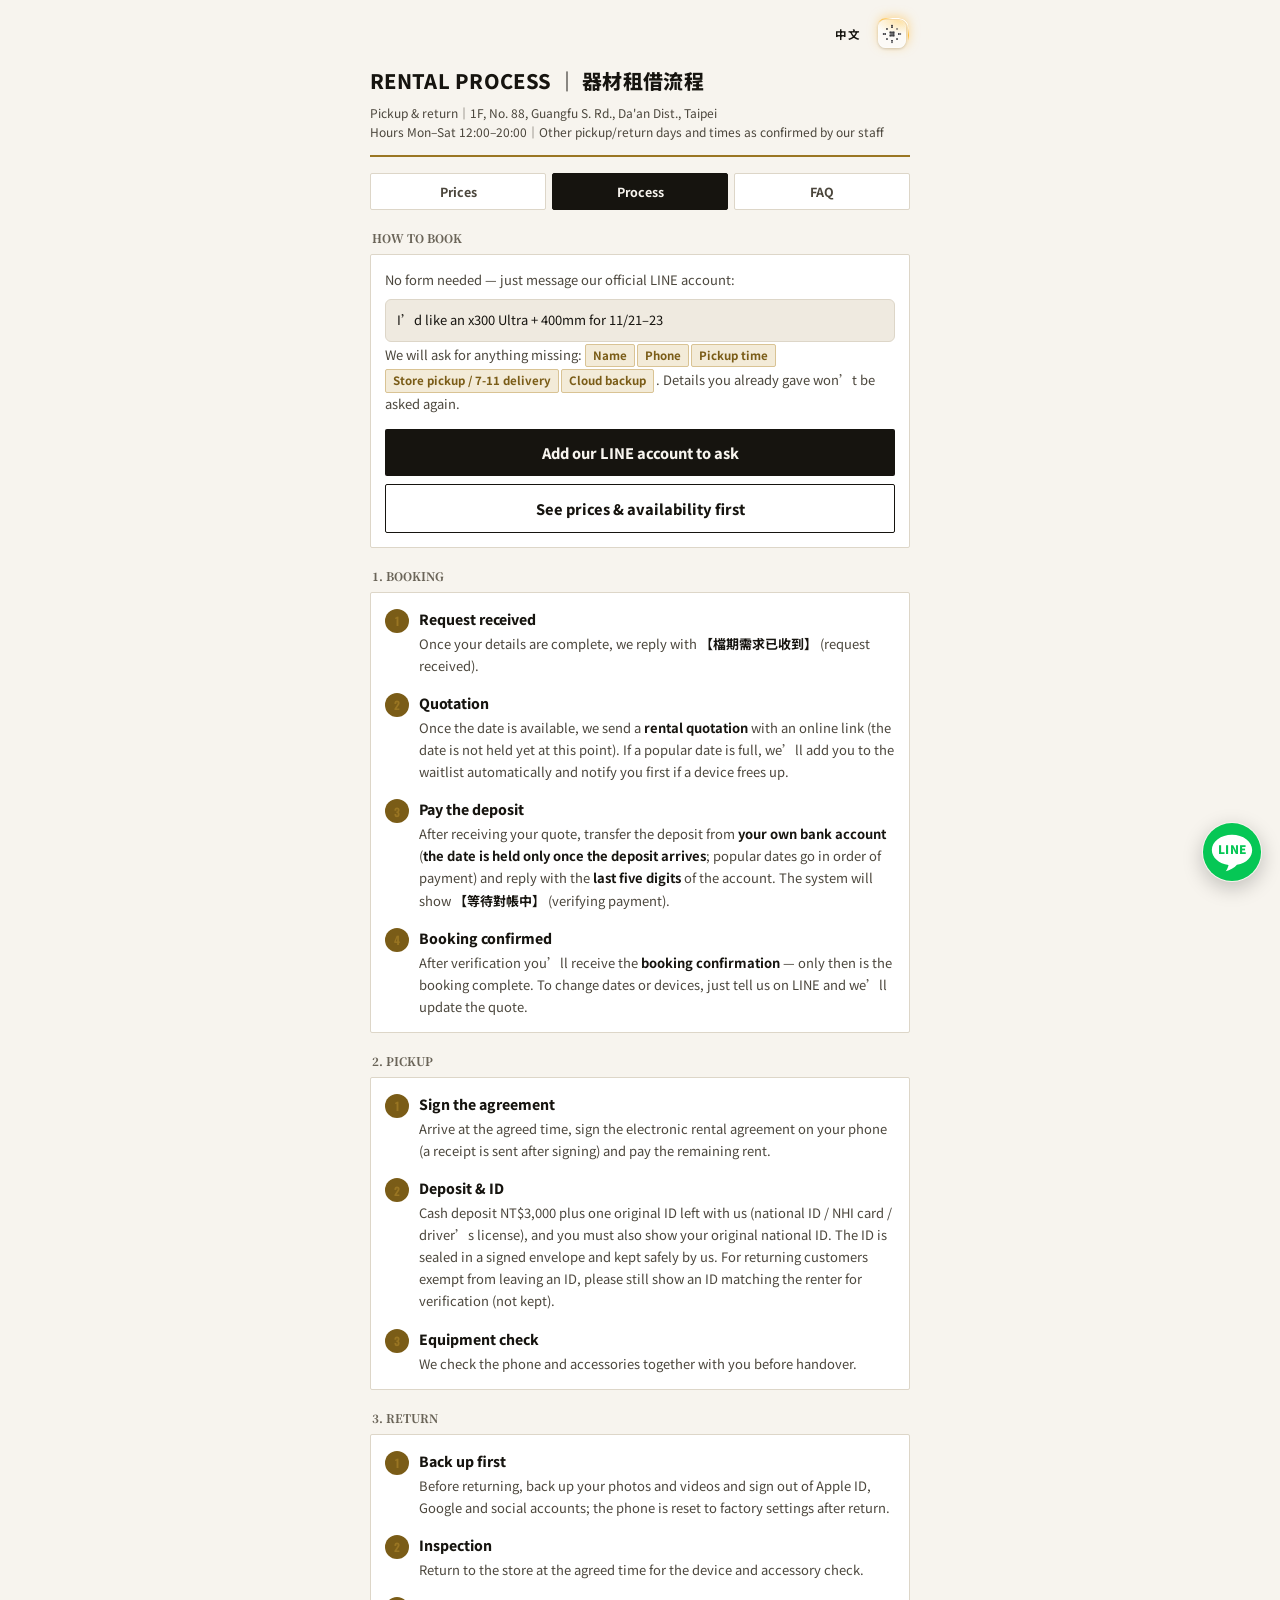
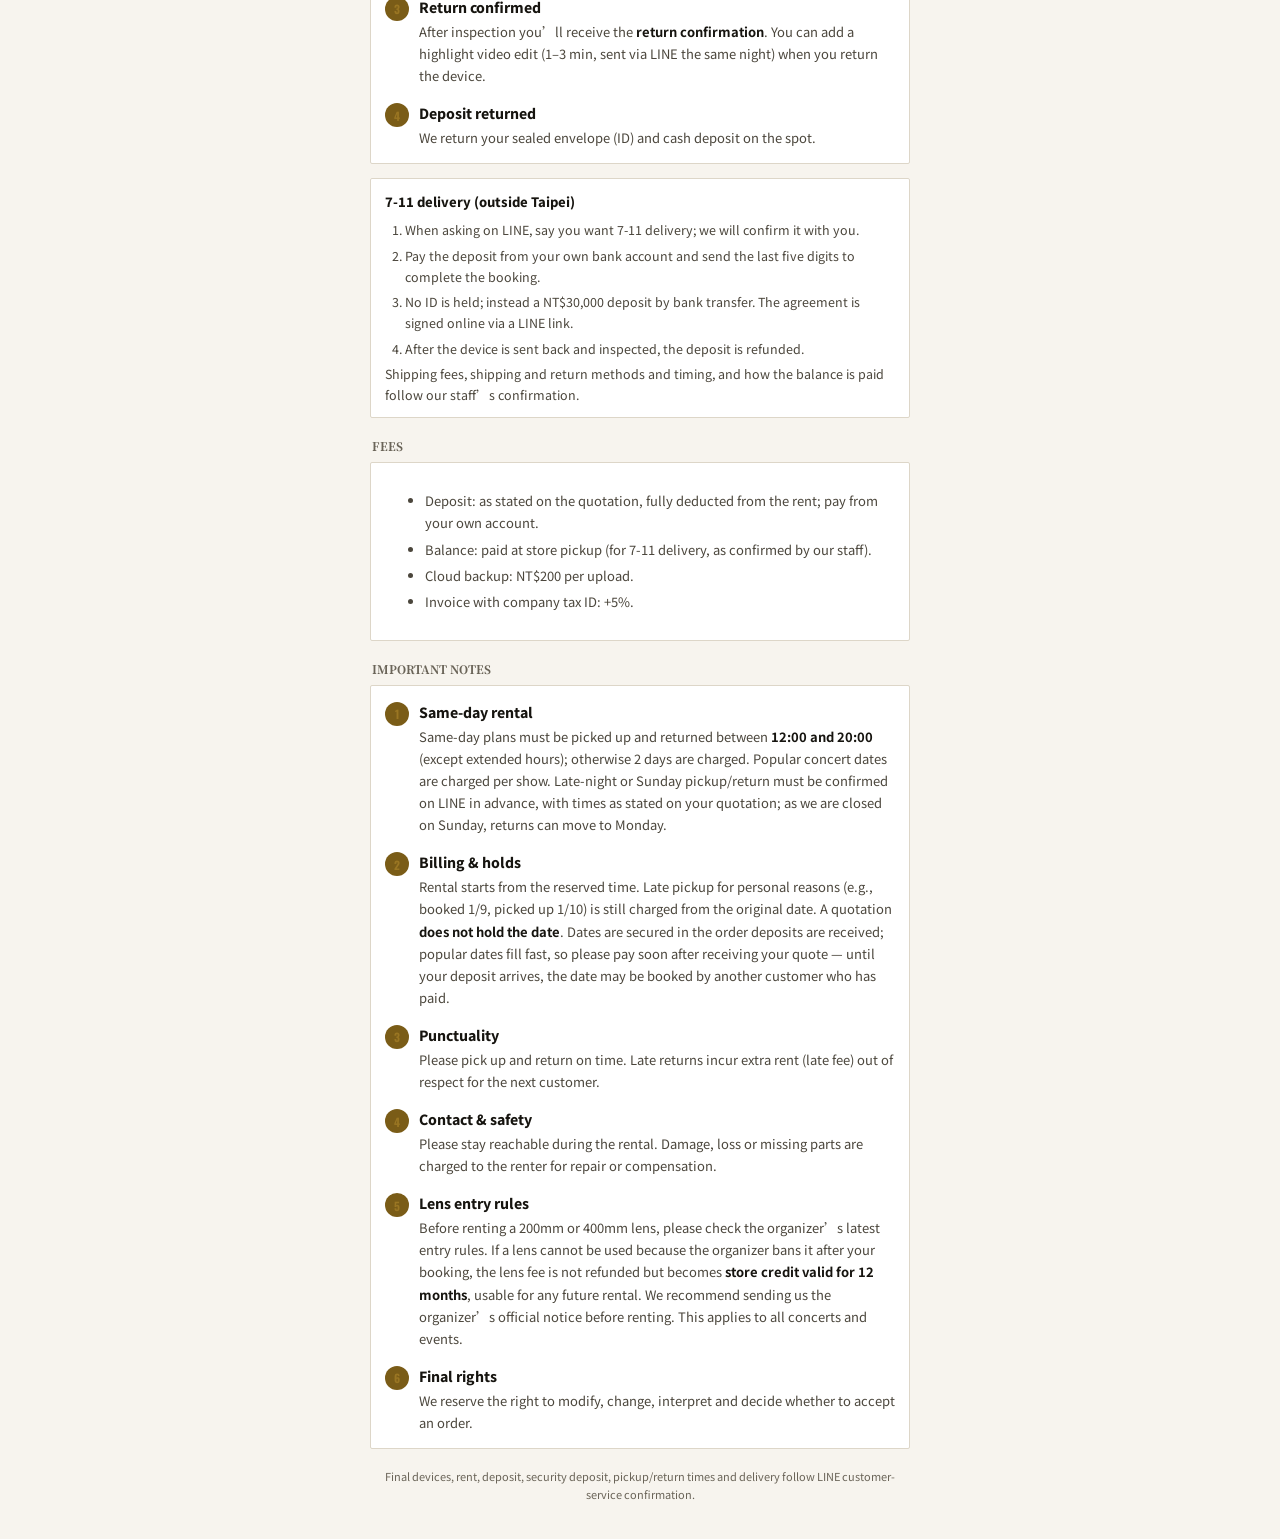
<file: rental_process.html>
<!DOCTYPE html>
<html lang="zh-TW">
<head>
<meta charset="UTF-8">
<script>/* 載入前先套深色，避免先閃白（2026-10-27） */(function(){try{var s=localStorage.getItem("fir-theme");if(s==="dark"||(!s&&window.matchMedia&&matchMedia("(prefers-color-scheme: dark)").matches))document.documentElement.setAttribute("data-theme","dark")}catch(e){}})();</script>
<meta name="robots" content="noindex">
<meta name="viewport" content="width=device-width,initial-scale=1.0,viewport-fit=cover">
<meta name="theme-color" content="#f4f5f7">
<title>租借流程｜SSystem</title>
<link rel="preconnect" href="https://fonts.googleapis.com"><link rel="preconnect" href="https://fonts.gstatic.com" crossorigin><link rel="stylesheet" href="https://fonts.googleapis.com/css2?family=Noto+Sans+TC:wght@400;500;700&family=Noto+Serif+TC:wght@700;900&family=Oswald:wght@500;600&display=swap">
<style>
:root{--bg-color:#F6F5F2;--card-bg:#ffffff;--panel-bg:#EDECE8;--text-main:#121316;--text-muted:#45474d;--text-light:#64666c;--border-color:#D9DBDE;--border-dark:#121316;--accent-blue:#1B4DA0;--accent-blue-bg:#E8EEF8;--accent-blue-border:#B7C7E6;--warn-bg:rgba(245,158,11,.10);--warn-border:rgba(245,158,11,.35);--warn-text:#b45309}
[data-theme="dark"]{--bg-color:#121316;--card-bg:#191A1E;--panel-bg:#202227;--text-main:#ECEBE7;--text-muted:#B2B3B8;--text-light:#94959B;--border-color:#2E3036;--border-dark:#5d5f66;--accent-blue:#7FA2E0;--accent-blue-bg:rgba(127,162,224,.12);--accent-blue-border:rgba(127,162,224,.4);--warn-bg:rgba(245,158,11,.12);--warn-border:rgba(245,158,11,.35);--warn-text:#fbbf24}
*{-webkit-text-size-adjust:100%;text-size-adjust:100%;box-sizing:border-box;font-family:-apple-system,BlinkMacSystemFont,"SF Pro Text","PingFang TC","Noto Sans TC","Segoe UI",Roboto,Helvetica,Arial,sans-serif;transition:background-color .25s ease,color .25s ease,border-color .25s ease}
html,body{overflow-x:hidden;max-width:100vw;width:100%}
body{margin:0;background:var(--bg-color);color:var(--text-main);-webkit-font-smoothing:antialiased;padding:16px 12px max(36px,env(safe-area-inset-bottom) + 16px);display:flex;justify-content:center}
.wrap{width:min(100%,540px);max-width:100%}
.utility-bar{display:flex;justify-content:flex-end;align-items:center;gap:8px;margin-bottom:14px}
.lang-pill-btn{background:var(--card-bg);border:1px solid var(--border-color);color:var(--text-main);padding:4px 10px;border-radius:6px;font-size:11.5px;font-weight:700;letter-spacing:.5px;cursor:pointer;min-height:32px}
.lang-pill-btn:hover,.theme-morph-btn:hover{border-color:var(--accent-blue);color:var(--accent-blue)}
.theme-morph-btn{background:var(--card-bg);border:1px solid var(--border-color);color:var(--text-main);width:32px;height:32px;min-height:32px;border-radius:6px;display:inline-flex;align-items:center;justify-content:center;cursor:pointer;padding:0}
.sun-moon-svg{overflow:visible}.sun-core{transform-origin:center;transition:transform .45s cubic-bezier(.4,0,.2,1)}.mask-cutout{transition:transform .45s cubic-bezier(.4,0,.2,1);transform:translate(12px,-12px)}.sun-rays{transform-origin:center;transition:transform .45s cubic-bezier(.4,0,.2,1),opacity .3s ease;opacity:1}
[data-theme="dark"] .sun-core{transform:scale(1.6)}[data-theme="dark"] .mask-cutout{transform:translate(0,0)}[data-theme="dark"] .sun-rays{transform:rotate(90deg) scale(.2);opacity:0}
.header{padding-bottom:14px;border-bottom:2px solid var(--border-dark);margin-bottom:16px}
.header .subtitle{margin-top:0;font-size:20px;font-weight:800;color:var(--text-main);letter-spacing:.3px}
.store{margin-top:8px;color:var(--text-muted);font-size:12px;line-height:1.6}
.intro{margin-top:8px;color:var(--text-light);font-size:12px;line-height:1.65}
.tabs{display:flex;gap:6px;margin:0 0 4px}
.tab{flex:1;text-align:center;padding:8px 6px;border:1px solid var(--border-color);border-radius:6px;background:var(--card-bg);color:var(--text-muted);font-size:12.5px;font-weight:700;text-decoration:none}
.tab.active{background:var(--accent-blue);border-color:var(--accent-blue);color:#fff}
[data-theme="dark"] .tab.active{color:#0b0f19}
.section-title{font-size:11.5px;font-weight:800;color:var(--text-light);letter-spacing:1.2px;text-transform:uppercase;margin:20px 2px 8px}
.card{background:var(--card-bg);border:1px solid var(--border-color);border-radius:8px;padding:14px;box-shadow:0 2px 8px rgba(0,0,0,.02)}
.step{display:grid;grid-template-columns:24px 1fr;gap:10px;padding:2px 0 14px}.step:last-child{padding-bottom:0}
.step-number{width:24px;height:24px;display:flex;align-items:center;justify-content:center;border-radius:50%;background:var(--accent-blue);color:#fff;font-size:11.5px;font-weight:800}
[data-theme="dark"] .step-number{color:#0b0f19}
.step-title{font-size:14px;font-weight:800;line-height:1.5}
.step-body{margin-top:3px;color:var(--text-muted);font-size:13px;line-height:1.7}
.step-body strong,.answer strong,.notice strong{color:var(--text-main)}
.step-body ol,.answer ol,.notice ol,.notice ul{margin:6px 0 0;padding-left:20px}.step-body li,.answer li,.notice li{margin:4px 0}
.chip{display:inline-block;margin:2px 2px 0 0;padding:1px 7px;border-radius:5px;background:var(--accent-blue-bg);border:1px solid var(--accent-blue-border);color:var(--accent-blue);font-size:11.5px;font-weight:700;white-space:nowrap}
.example{margin-top:8px;padding:9px 11px;border-radius:6px;background:var(--panel-bg);border:1px solid var(--border-color);color:var(--text-main);font-size:13px}
.faq-list{overflow:hidden;border:1px solid var(--border-color);border-radius:8px;background:var(--card-bg);box-shadow:0 2px 8px rgba(0,0,0,.02)}
details{border-bottom:1px solid var(--border-color)}details:last-child{border-bottom:0}
summary{position:relative;padding:14px 40px 14px 14px;color:var(--text-main);font-size:14px;font-weight:700;line-height:1.45;list-style:none;cursor:pointer}
summary::-webkit-details-marker{display:none}
summary::after{content:"+";position:absolute;right:15px;top:50%;transform:translateY(-50%);color:var(--text-light);font-size:20px;font-weight:400}
details[open] summary::after{content:"−"}
details[open] summary{color:var(--accent-blue)}
.answer{padding:0 14px 14px;color:var(--text-muted);font-size:13px;line-height:1.7}
.call-notice{margin-top:14px;padding:12px;border:1px solid var(--warn-border);border-radius:8px;background:var(--warn-bg);color:var(--warn-text);font-size:12px;line-height:1.7}
.call-notice strong{color:var(--warn-text)}.call-notice a{color:var(--warn-text);font-weight:800}
.notice{margin-top:14px;padding:12px 14px;border:1px solid var(--border-color);border-radius:8px;background:var(--card-bg);color:var(--text-muted);font-size:12.5px;line-height:1.7}
.notice-title{display:block;margin-bottom:4px;color:var(--text-main);font-size:13px;font-weight:800}
.action-button,.link-button{display:block;width:100%;min-height:46px;margin-top:14px;padding:13px 12px;border:none;border-radius:6px;background:var(--accent-blue);color:#fff;font-size:14.5px;font-weight:800;text-align:center;text-decoration:none;box-shadow:0 4px 14px rgba(2,132,199,.25)}
[data-theme="dark"] .action-button,[data-theme="dark"] .link-button{color:#0b0f19}
.link-button.secondary{background:var(--card-bg);color:var(--accent-blue);border:1px solid var(--accent-blue-border);box-shadow:none;margin-top:8px}
.footer{margin:18px 2px 0;color:var(--text-light);font-size:11px;line-height:1.65;text-align:center}

/* ===== 2026-10-28 全站統一（與 ssystem089.com 同一組色票：鏡筒黑、陽極鋁銀、相紙白、ZEISS 藍；LINE 綠 #047A35）===== */
:root{--ink:#121316;--on-ink:#F6F5F2;--line-green:#047A35;--mono:"SF Mono",ui-monospace,Menlo,"Roboto Mono",monospace}
[data-theme="dark"]{--ink:#ECEBE7;--on-ink:#121316}
.card,.faq-list{border-radius:4px;box-shadow:none}
.notice,.call-notice,.fb-line{border-radius:4px}
.header{border-bottom-color:var(--ink)}
.chip{border-radius:3px}
.tab{border-radius:6px}
.tab.active,[data-theme="dark"] .tab.active{background:var(--ink);border-color:var(--ink);color:var(--on-ink)}
.action-button,.link-button,[data-theme="dark"] .action-button,[data-theme="dark"] .link-button{background:var(--ink);color:var(--on-ink)}
.link-button.secondary,[data-theme="dark"] .link-button.secondary{background:transparent;color:var(--ink);border:1px solid var(--ink)}
.btn-inquiry,[data-theme="dark"] .btn-inquiry,.btn-submit,[data-theme="dark"] .btn-submit{background:var(--ink);color:var(--on-ink)}
.fb-open{background:var(--line-green)}
.price-main,.price-tier{font-family:var(--mono);font-variant-numeric:tabular-nums}
.toast-capsule{border-radius:6px}
.step-number,.step-num{font-family:var(--mono)}
/* 審查第 1 輪：深色模式的分隔線不要全亮；手機 hover 不黏住 */
[data-theme="dark"] .header{border-bottom-color:#5d5f66}
.lang-pill-btn,.theme-morph-btn{border-radius:6px}
/* ===== 2026-10-28 與 ssystem089.com 同風格「場刊票根・暖白＋香檳金」：宋體標題、黑體內文、Oswald 價格；方角按鈕；不用藍字 ===== */
:root{--bg-color:#F7F4EE;--card-bg:#FFFFFF;--panel-bg:#EFEAE0;--sub-card-bg:#FAF7F1;--text-main:#16140F;--text-muted:#4B463C;--text-light:#6A6458;
  --border-color:#DDD6C8;--border-dark:#16140F;--accent-blue:#7A5C17;--accent-blue-bg:#F3EBD8;--accent-blue-border:#D9C394;--toast-bg:#16140F;--toast-text:#F7F4EE;
  --ink:#16140F;--on-ink:#F7F4EE;--gold:#9A7623;--font-head:"Noto Serif TC","Songti TC",serif;--font-body:"Noto Sans TC",-apple-system,"PingFang TC",sans-serif;--font-num:"Oswald","Noto Sans TC",sans-serif;--mono:var(--font-num)}
[data-theme="dark"]{--bg-color:#0B0B0C;--card-bg:#141415;--panel-bg:#1C1B1A;--sub-card-bg:#1C1B1A;--text-main:#F5F1E8;--text-muted:#BDB6A8;--text-light:#A8A296;
  --border-color:#2C2A26;--border-dark:#C9A24A;--accent-blue:#D9B864;--accent-blue-bg:rgba(201,162,74,.12);--accent-blue-border:rgba(201,162,74,.45);--toast-bg:#F5F1E8;--toast-text:#0B0B0C;
  --ink:#F5F1E8;--on-ink:#0B0B0C;--gold:#C9A24A}
body{font-family:var(--font-body)}
h1,h2,h3,.title,.section-title,.card-title,.product-name{font-family:var(--font-head);letter-spacing:0}
.header{border-bottom-color:var(--gold)}
[data-theme="dark"] .header{border-bottom-color:#C9A24A55}
.price-main,.price-tier,.price-main *{font-family:var(--font-num);letter-spacing:0}
.step-number,.step-num{font-family:var(--font-num);color:var(--gold)}
.card,.faq-list,.notice,.call-notice,.fb-line,.price-row{border-radius:2px}
.chip,.tab,.lang-pill-btn,.theme-morph-btn{border-radius:2px}
button,.action-button,.link-button,.btn-inquiry,.btn-submit,.fb-open{border-radius:2px;box-shadow:none;-webkit-tap-highlight-color:transparent;transition:transform .12s ease,opacity .12s ease}
button:active,.action-button:active,.link-button:active{transform:scale(.97)}
.fb-open{background:#047A35}
a{text-decoration-color:var(--gold);text-underline-offset:4px;-webkit-tap-highlight-color:transparent}
@media (prefers-reduced-motion:reduce){button,.action-button,.link-button{transition:none}button:active{transform:none}}

/* 2026-11-09 使用者：三個分頁上方標題字型、位置跟價目表一致，切換不突兀 */
.header .subtitle,.header .store{font-family:"Noto Sans TC",-apple-system,"PingFang TC",sans-serif!important}
.utility-bar{min-height:36px}
</style>
<link rel="icon" href="/favicon.ico" sizes="any"><link rel="icon" type="image/png" sizes="32x32" href="/favicon-32.png"><link rel="apple-touch-icon" href="/apple-touch-icon.png">
<link rel="stylesheet" href="/assets/ss-theme-switch.css?v=2026110903">
<script src="/assets/ss-theme-switch.js?v=2026110903" defer></script>
<script>/* 2026-11-09 日月鍵換成點陣玻璃鍵；切換後照本頁原本的 applyTheme 套用 */document.addEventListener("DOMContentLoaded",function(){var b=document.querySelector(".theme-morph-btn");if(b&&window.SSThemeSwitch)SSThemeSwitch.upgrade(b,{w:"36px",onChange:function(t){if(typeof applyTheme==="function")applyTheme(t)}})});</script>
</head>
<body>
<main class="wrap">
  <div class="utility-bar">
    <button class="lang-pill-btn" id="languageButton" onclick="toggleLanguage()">EN</button>
    <button class="theme-morph-btn" onclick="toggleTheme()" aria-label="切換深淺色">
      <svg class="sun-moon-svg" viewBox="0 0 24 24" width="18" height="18"><defs><mask id="moon-morph-mask"><rect x="0" y="0" width="100%" height="100%" fill="white"/><circle class="mask-cutout" cx="17" cy="7" r="7" fill="black"/></mask></defs><circle class="sun-core" cx="12" cy="12" r="5" fill="currentColor" mask="url(#moon-morph-mask)"/><g class="sun-rays" stroke="currentColor" stroke-width="2" stroke-linecap="round"><line x1="12" y1="2" x2="12" y2="4"/><line x1="12" y1="20" x2="12" y2="22"/><line x1="4.93" y1="4.93" x2="6.34" y2="6.34"/><line x1="17.66" y1="17.66" x2="19.07" y2="19.07"/><line x1="2" y1="12" x2="4" y2="12"/><line x1="20" y1="12" x2="22" y2="12"/><line x1="4.93" y1="19.07" x2="6.34" y2="17.66"/><line x1="17.66" y1="6.34" x2="19.07" y2="4.93"/></g></svg>
    </button>
  </div>
  <header class="header">
    <div class="subtitle" data-i18n="subtitle">器材租借流程 ｜ RENTAL PROCESS</div>
    <div class="store" data-i18n="store">取還機指定地點｜台北市大安區光復南路88號1樓<br>時間 週一至週六 12:00–20:00｜額外取還日、時間以客服確認為準</div>
    </header>
  <nav class="tabs"><a class="tab" href="./order/" data-i18n="tabPrice">價目與檔期</a><a class="tab active" href="./rental_process.html" data-i18n="tabProcess">租借流程</a><a class="tab" href="./faq.html" data-i18n="tabFaq">常見問題</a></nav>
  <div class="section-title" data-i18n="howTitle">如何預約</div>
  <section class="card"><div class="step-body" data-i18n="howBody" style="margin-top:0">不用填表單，直接在官方 LINE 傳訊息即可：<div class="example">11/21-23 想租 x300 Ultra＋400mm</div>客服會依序補問需要的資料：<span class="chip">姓名</span><span class="chip">電話</span><span class="chip">取機時間</span><span class="chip">門市自取／7-11 寄送</span><span class="chip">雲端備份</span>，已提供的資料不會重複詢問。</div>
    <a class="link-button" href="https://lin.ee/TwxMlwcZ" data-i18n="lineButton">加入官方 LINE 開始詢問</a>
    <a class="link-button secondary" href="https://liff.line.me/2011411630-pdbfMEEs" data-i18n="priceButton">先看價目表與檔期</a></section>
  <div class="section-title" data-i18n="preTitle">1. 預約</div><section class="card"><div class="step"><div class="step-number">1</div><div><div class="step-title" data-i18n="pre1T">確認需求</div><div class="step-body" data-i18n="pre1B">資料齊全後，客服會回覆<strong>【檔期需求已收到】</strong>。</div></div></div><div class="step"><div class="step-number">2</div><div><div class="step-title" data-i18n="pre2T">收到報價</div><div class="step-body" data-i18n="pre2B">確認可安排後，會傳送<strong>【器材租借報價單】</strong>與線上報價單連結（此時尚未保留檔期）。熱門場次若已額滿，會直接幫您登記候補，有釋出會優先通知您。</div></div></div><div class="step"><div class="step-number">3</div><div><div class="step-title" data-i18n="pre3T">匯款定金</div><div class="step-body" data-i18n="pre3B">收到報價後請以<strong>本人帳戶</strong>匯款定金（<strong>定金入帳才保留檔期</strong>，熱門檔期以入帳先後為準），並回傳「匯款帳號後五碼」，系統會顯示<strong>【等待對帳中】</strong>。</div></div></div><div class="step"><div class="step-number">4</div><div><div class="step-title" data-i18n="pre4T">預約完成</div><div class="step-body" data-i18n="pre4B">對帳完成後，會傳送<strong>【器材租借預約完成通知】</strong>，收到這則才算預約成功喔！需要改日期或機型，直接在 LINE 告訴我們，會重新確認後更新報價。</div></div></div></section>
  <div class="section-title" data-i18n="pickTitle">2. 取機</div><section class="card"><div class="step"><div class="step-number">1</div><div><div class="step-title" data-i18n="pick1T">現場簽約</div><div class="step-body" data-i18n="pick1B">請於約定時間抵達門市，以手機簽署電子租賃合約（簽署完成會傳送收執聯），並支付剩餘租金。</div></div></div><div class="step"><div class="step-number">2</div><div><div class="step-title" data-i18n="pick2T">押金與證件</div><div class="step-body" data-i18n="pick2B">現金押金 NT$3,000＋本人證件正本（身分證／健保卡／駕照擇一押在門市，並出示身分證正本）。證件現場裝入信封、簽名封存，由出租方妥善保管。熟客免押證件方案，取機時仍須出示與承租人相符之身分證件核對（不留存）。</div></div></div><div class="step"><div class="step-number">3</div><div><div class="step-title" data-i18n="pick3T">設備點交</div><div class="step-body" data-i18n="pick3B">現場與您一起檢查手機功能與配件，確認無誤後即可使用。</div></div></div></section>
  <div class="section-title" data-i18n="retTitle">3. 還機</div><section class="card"><div class="step"><div class="step-number">1</div><div><div class="step-title" data-i18n="ret0T">先備份照片與影片</div><div class="step-body" data-i18n="ret0B">還機前請先備份照片與影片，並登出 Apple ID、Google 與社群帳號；歸還後會恢復原廠設定。</div></div></div><div class="step"><div class="step-number">2</div><div><div class="step-title" data-i18n="ret1T">設備點收</div><div class="step-body" data-i18n="ret1B">請於約定時間回到門市，進行設備與配件檢查。</div></div></div><div class="step"><div class="step-number">3</div><div><div class="step-title" data-i18n="ret2T">驗收完成</div><div class="step-body" data-i18n="ret2B">確認無誤後，會傳送<strong>【器材租借歸還驗收完成通知】</strong>。交還時可加購精彩花絮剪輯（1～3 分鐘，當晚以 LINE 傳雲端連結）。</div></div></div><div class="step"><div class="step-number">4</div><div><div class="step-title" data-i18n="ret3T">退還押金</div><div class="step-body" data-i18n="ret3B">現場退還您的原封信封（證件）與現金押金，完成租賃流程。</div></div></div></section>
  <section class="notice"><span class="notice-title" data-i18n="shipTitle">外縣市 7-11 寄送流程</span><div data-i18n="shipBody"><ol><li>LINE 詢問時說明要「7-11 寄送」，客服會一併確認。</li><li>以本人帳戶匯款定金並回傳帳號後五碼，完成預約。</li><li>寄送免押證件，改為轉帳押金 NT$30,000；合約用 LINE 連結線上簽署。</li><li>設備寄回、歸還驗收後退還押金。</li></ol>運費、寄出與寄回方式和時間、尾款付款方式，以客服確認為主。</div></section>
  <div class="section-title" data-i18n="feeTitle">費用說明</div>
  <section class="card"><div class="step-body" data-i18n="feeBody" style="margin-top:0"><ul><li>定金：依報價單金額，可全額抵扣租金；請以本人帳戶匯款。</li><li>尾款：門市取機時現場支付（7-11 寄送以客服確認為主）。</li><li>雲端備份：加購雲端上傳備份 NT$200／次。</li><li>發票：如需開立公司統編發票，報價另加 5%。</li></ul></div></section>
  <div class="section-title" data-i18n="ruleTitle">重要注意事項</div><section class="card"><div class="step"><div class="step-number">1</div><div><div class="step-title" data-i18n="r1T">當日租還規範</div><div class="step-body" data-i18n="r1B">一日租還方案限 <strong>12:00 至 20:00</strong> 之間完成取機與還機（延長營業時段除外）；超出此時段費用以 2 日計算。熱門演唱會場次以場次計費。晚場散場後或週日取還，須事先與 LINE 客服確認，時間以報價單為準；週日公休可順延週一。</div></div></div><div class="step"><div class="step-number">2</div><div><div class="step-title" data-i18n="r2T">計費原則與保留權</div><div class="step-body" data-i18n="r2B">租賃期間以預約保留時段起算。若因個人因素延遲取機（例：原定 1/9 取、1/10 才來），仍依原預約起算日計費，恕無法折抵。收到報價單<strong>不代表已保留檔期</strong>，檔期以<strong>定金入帳</strong>先後為準；熱門檔期名額有限，建議收到報價後儘快匯款，未入帳前檔期可能由其他已付定金的客人預約。</div></div></div><div class="step"><div class="step-number">3</div><div><div class="step-title" data-i18n="r3T">準時規範</div><div class="step-body" data-i18n="r3B">請務必於約定時間準時取還機。逾時歸還將產生額外租金（逾時費），請體諒下一位客人的權益。</div></div></div><div class="step"><div class="step-number">4</div><div><div class="step-title" data-i18n="r4T">溝通與安全</div><div class="step-body" data-i18n="r4B">租借期間請保持聯繫暢通。設備若有損壞、遺失或零件異動，租借人需負擔相關維修或賠償費用。</div></div></div><div class="step"><div class="step-number">5</div><div><div class="step-title" data-i18n="r5T">增距鏡頭入場規定</div><div class="step-body" data-i18n="r5B">加租增距鏡頭（200mm、400mm）前，請務必自行確認主辦單位最新入場規定是否允許攜帶。定金預約完成後，若因主辦單位禁止攜帶導致鏡頭無法使用，鏡頭加租費用不予退款，但可全額轉為<strong>店內信用額度（效期 12 個月）</strong>，下次租借任何設備時直接折抵。建議加租前，將主辦單位官方公告（允許外接鏡頭的截圖）傳給客服確認。本條款適用於所有演唱會、演出活動等需攜帶設備的場合。</div></div></div><div class="step"><div class="step-number">6</div><div><div class="step-title" data-i18n="r6T">最終權益</div><div class="step-body" data-i18n="r6B">出租人保有最終修改、變更、活動解釋及是否承接訂單之權利。</div></div></div></section>
  <div class="footer" data-i18n="footer">最終設備、租金、定金、押金、取還時間與寄送安排，均以 LINE 客服確認內容為準。</div>
</main>
<script>
var currentLang="zh";
var T={"zh": {"subtitle": "器材租借流程 ｜ RENTAL PROCESS", "intro": "從 LINE 詢問、收到報價、門市取機到歸還的完整流程。完成預約即代表同意本店各項租賃條款；實際設備、金額與取還時間，以 LINE 客服確認內容為準。", "howTitle": "如何預約", "howBody": "不用填表單，直接在官方 LINE 傳訊息即可：<div class=\"example\">11/21-23 想租 x300 Ultra＋400mm</div>客服會依序補問需要的資料：<span class=\"chip\">姓名</span><span class=\"chip\">電話</span><span class=\"chip\">取機時間</span><span class=\"chip\">門市自取／7-11 寄送</span><span class=\"chip\">雲端備份</span>，已提供的資料不會重複詢問。", "lineButton": "加入官方 LINE 開始詢問", "priceButton": "先看價目表與檔期", "preTitle": "1. 預約", "pre1T": "確認需求", "pre1B": "資料齊全後，客服會回覆<strong>【檔期需求已收到】</strong>。", "pre2T": "收到報價", "pre2B": "確認可安排後，會傳送<strong>【器材租借報價單】</strong>與線上報價單連結（此時尚未保留檔期）。熱門場次若已額滿，會直接幫您登記候補，有釋出會優先通知您。", "pre3T": "匯款定金", "pre3B": "收到報價後請以<strong>本人帳戶</strong>匯款定金（<strong>定金入帳才保留檔期</strong>，熱門檔期以入帳先後為準），並回傳「匯款帳號後五碼」，系統會顯示<strong>【等待對帳中】</strong>。", "pre4T": "預約完成", "pre4B": "對帳完成後，會傳送<strong>【器材租借預約完成通知】</strong>，收到這則才算預約成功喔！需要改日期或機型，直接在 LINE 告訴我們，會重新確認後更新報價。", "pickTitle": "2. 取機", "pick1T": "現場簽約", "pick1B": "請於約定時間抵達門市，以手機簽署電子租賃合約（簽署完成會傳送收執聯），並支付剩餘租金。", "pick2T": "押金與證件", "pick2B": "現金押金 NT$3,000＋本人證件正本（身分證／健保卡／駕照擇一押在門市，並出示身分證正本）。證件現場裝入信封、簽名封存，由出租方妥善保管。熟客免押證件方案，取機時仍須出示與承租人相符之身分證件核對（不留存）。", "pick3T": "設備點交", "pick3B": "現場與您一起檢查手機功能與配件，確認無誤後即可使用。", "retTitle": "3. 還機", "ret1T": "設備點收", "ret1B": "請於約定時間回到門市，進行設備與配件檢查。", "ret2T": "驗收完成", "ret2B": "確認無誤後，會傳送<strong>【器材租借歸還驗收完成通知】</strong>。交還時可加購精彩花絮剪輯（1～3 分鐘，當晚以 LINE 傳雲端連結）。", "ret3T": "退還押金", "ret3B": "現場退還您的原封信封（證件）與現金押金，完成租賃流程。", "shipTitle": "外縣市 7-11 寄送流程", "shipBody": "<ol><li>LINE 詢問時說明要「7-11 寄送」，客服會一併確認。</li><li>以本人帳戶匯款定金並回傳帳號後五碼，完成預約。</li><li>寄送免押證件，改為轉帳押金 NT$30,000；合約用 LINE 連結線上簽署。</li><li>設備寄回、歸還驗收後退還押金。</li></ol>運費、寄出與寄回方式和時間、尾款付款方式，以客服確認為主。", "feeTitle": "費用說明", "feeBody": "<ul><li>定金：依報價單金額，可全額抵扣租金；請以本人帳戶匯款。</li><li>尾款：門市取機時現場支付（7-11 寄送以客服確認為主）。</li><li>雲端備份：加購雲端上傳備份 NT$200／次。</li><li>發票：如需開立公司統編發票，報價另加 5%。</li></ul>", "ruleTitle": "重要注意事項", "r1T": "當日租還規範", "r1B": "一日租還方案限 <strong>12:00 至 20:00</strong> 之間完成取機與還機（延長營業時段除外）；超出此時段費用以 2 日計算。熱門演唱會場次以場次計費。晚場散場後或週日取還，須事先與 LINE 客服確認，時間以報價單為準；週日公休可順延週一。", "r2T": "計費原則與保留權", "r2B": "租賃期間以預約保留時段起算。若因個人因素延遲取機（例：原定 1/9 取、1/10 才來），仍依原預約起算日計費，恕無法折抵。收到報價單<strong>不代表已保留檔期</strong>，檔期以<strong>定金入帳</strong>先後為準；熱門檔期名額有限，建議收到報價後儘快匯款，未入帳前檔期可能由其他已付定金的客人預約。", "r3T": "準時規範", "r3B": "請務必於約定時間準時取還機。逾時歸還將產生額外租金（逾時費），請體諒下一位客人的權益。", "r4T": "溝通與安全", "r4B": "租借期間請保持聯繫暢通。設備若有損壞、遺失或零件異動，租借人需負擔相關維修或賠償費用。", "r5T": "增距鏡頭入場規定", "r5B": "加租增距鏡頭（200mm、400mm）前，請務必自行確認主辦單位最新入場規定是否允許攜帶。定金預約完成後，若因主辦單位禁止攜帶導致鏡頭無法使用，鏡頭加租費用不予退款，但可全額轉為<strong>店內信用額度（效期 12 個月）</strong>，下次租借任何設備時直接折抵。建議加租前，將主辦單位官方公告（允許外接鏡頭的截圖）傳給客服確認。本條款適用於所有演唱會、演出活動等需攜帶設備的場合。", "r6T": "最終權益", "r6B": "出租人保有最終修改、變更、活動解釋及是否承接訂單之權利。", "footer": "最終設備、租金、定金、押金、取還時間與寄送安排，均以 LINE 客服確認內容為準。", "tabPrice": "價目與檔期", "tabProcess": "租借流程", "tabFaq": "常見問題", "store": "取還機指定地點｜台北市大安區光復南路88號1樓<br>時間 週一至週六 12:00–20:00｜額外取還日、時間以客服確認為準", "ret0T": "先備份照片與影片", "ret0B": "還機前請先備份照片與影片，並登出 Apple ID、Google 與社群帳號；歸還後會恢復原廠設定。"}, "en": {"subtitle": "RENTAL PROCESS ｜ 器材租借流程", "intro": "The full process from asking on LINE and receiving a quote to pickup and return. Completing a booking means you agree to our rental terms. Final devices, prices and pickup/return times follow LINE customer-service confirmation.", "howTitle": "HOW TO BOOK", "howBody": "No form needed — just message our official LINE account:<div class=\"example\">I’d like an x300 Ultra + 400mm for 11/21–23</div>We will ask for anything missing: <span class=\"chip\">Name</span><span class=\"chip\">Phone</span><span class=\"chip\">Pickup time</span><span class=\"chip\">Store pickup / 7-11 delivery</span><span class=\"chip\">Cloud backup</span>. Details you already gave won’t be asked again.", "lineButton": "Add our LINE account to ask", "priceButton": "See prices & availability first", "preTitle": "1. BOOKING", "pre1T": "Request received", "pre1B": "Once your details are complete, we reply with <strong>【檔期需求已收到】</strong> (request received).", "pre2T": "Quotation", "pre2B": "Once the date is available, we send a <strong>rental quotation</strong> with an online link (the date is not held yet at this point). If a popular date is full, we’ll add you to the waitlist automatically and notify you first if a device frees up.", "pre3T": "Pay the deposit", "pre3B": "After receiving your quote, transfer the deposit from <strong>your own bank account</strong> (<strong>the date is held only once the deposit arrives</strong>; popular dates go in order of payment) and reply with the <strong>last five digits</strong> of the account. The system will show <strong>【等待對帳中】</strong> (verifying payment).", "pre4T": "Booking confirmed", "pre4B": "After verification you’ll receive the <strong>booking confirmation</strong> — only then is the booking complete. To change dates or devices, just tell us on LINE and we’ll update the quote.", "pickTitle": "2. PICKUP", "pick1T": "Sign the agreement", "pick1B": "Arrive at the agreed time, sign the electronic rental agreement on your phone (a receipt is sent after signing) and pay the remaining rent.", "pick2T": "Deposit & ID", "pick2B": "Cash deposit NT$3,000 plus one original ID left with us (national ID / NHI card / driver’s license), and you must also show your original national ID. The ID is sealed in a signed envelope and kept safely by us. For returning customers exempt from leaving an ID, please still show an ID matching the renter for verification (not kept).", "pick3T": "Equipment check", "pick3B": "We check the phone and accessories together with you before handover.", "retTitle": "3. RETURN", "ret1T": "Inspection", "ret1B": "Return to the store at the agreed time for the device and accessory check.", "ret2T": "Return confirmed", "ret2B": "After inspection you’ll receive the <strong>return confirmation</strong>. You can add a highlight video edit (1–3 min, sent via LINE the same night) when you return the device.", "ret3T": "Deposit returned", "ret3B": "We return your sealed envelope (ID) and cash deposit on the spot.", "shipTitle": "7-11 delivery (outside Taipei)", "shipBody": "<ol><li>When asking on LINE, say you want 7-11 delivery; we will confirm it with you.</li><li>Pay the deposit from your own bank account and send the last five digits to complete the booking.</li><li>No ID is held; instead a NT$30,000 deposit by bank transfer. The agreement is signed online via a LINE link.</li><li>After the device is sent back and inspected, the deposit is refunded.</li></ol>Shipping fees, shipping and return methods and timing, and how the balance is paid follow our staff’s confirmation.", "feeTitle": "FEES", "feeBody": "<ul><li>Deposit: as stated on the quotation, fully deducted from the rent; pay from your own account.</li><li>Balance: paid at store pickup (for 7-11 delivery, as confirmed by our staff).</li><li>Cloud backup: NT$200 per upload.</li><li>Invoice with company tax ID: +5%.</li></ul>", "ruleTitle": "IMPORTANT NOTES", "r1T": "Same-day rental", "r1B": "Same-day plans must be picked up and returned between <strong>12:00 and 20:00</strong> (except extended hours); otherwise 2 days are charged. Popular concert dates are charged per show. Late-night or Sunday pickup/return must be confirmed on LINE in advance, with times as stated on your quotation; as we are closed on Sunday, returns can move to Monday.", "r2T": "Billing & holds", "r2B": "Rental starts from the reserved time. Late pickup for personal reasons (e.g., booked 1/9, picked up 1/10) is still charged from the original date. A quotation <strong>does not hold the date</strong>. Dates are secured in the order deposits are received; popular dates fill fast, so please pay soon after receiving your quote — until your deposit arrives, the date may be booked by another customer who has paid.", "r3T": "Punctuality", "r3B": "Please pick up and return on time. Late returns incur extra rent (late fee) out of respect for the next customer.", "r4T": "Contact & safety", "r4B": "Please stay reachable during the rental. Damage, loss or missing parts are charged to the renter for repair or compensation.", "r5T": "Lens entry rules", "r5B": "Before renting a 200mm or 400mm lens, please check the organizer’s latest entry rules. If a lens cannot be used because the organizer bans it after your booking, the lens fee is not refunded but becomes <strong>store credit valid for 12 months</strong>, usable for any future rental. We recommend sending us the organizer’s official notice before renting. This applies to all concerts and events.", "r6T": "Final rights", "r6B": "We reserve the right to modify, change, interpret and decide whether to accept an order.", "footer": "Final devices, rent, deposit, security deposit, pickup/return times and delivery follow LINE customer-service confirmation.", "tabPrice": "Prices", "tabProcess": "Process", "tabFaq": "FAQ", "store": "Pickup & return｜1F, No. 88, Guangfu S. Rd., Da'an Dist., Taipei<br>Hours Mon–Sat 12:00–20:00｜Other pickup/return days and times as confirmed by our staff", "ret0T": "Back up first", "ret0B": "Before returning, back up your photos and videos and sign out of Apple ID, Google and social accounts; the phone is reset to factory settings after return."}};
function applyTheme(t){if(t==="dark")document.documentElement.setAttribute("data-theme","dark");else document.documentElement.removeAttribute("data-theme")}
function toggleTheme(){var d=document.documentElement.getAttribute("data-theme")==="dark";var n=d?"light":"dark";try{localStorage.setItem("fir-theme",n)}catch(e){}applyTheme(n)}
(function(){var s=null;try{s=localStorage.getItem("fir-theme")}catch(e){}applyTheme(s||(window.matchMedia&&window.matchMedia("(prefers-color-scheme: dark)").matches?"dark":"light"))})();
function chooseLanguage(){var p=new URLSearchParams(location.search).get("lang");if(p==="zh"||p==="en")return p;var s=null;try{s=localStorage.getItem("fir-language")}catch(e){}if(s==="zh"||s==="en")return s;return"zh"}
function applyLanguage(l){currentLang=l;document.documentElement.lang=l==="zh"?"zh-TW":"en";document.getElementById("languageButton").textContent=l==="zh"?"EN":"中文";document.querySelectorAll("[data-i18n]").forEach(function(el){var k=el.dataset.i18n;if(T[l][k])el.innerHTML=T[l][k]})}
function toggleLanguage(){var n=currentLang==="zh"?"en":"zh";try{localStorage.setItem("fir-language",n)}catch(e){}applyLanguage(n)}
document.addEventListener("DOMContentLoaded",function(){applyLanguage(chooseLanguage())});
</script>
<a id="fab-line" class="fab-line" data-v="2" href="https://line.me/R/ti/p/@387wfayl" rel="noopener" aria-label="用 LINE 詢問檔期"><svg viewBox="0 0 64 64" aria-hidden="true"><circle class="fl-bg" cx="32" cy="32" r="31"/><path fill="#fff" d="M32 13.5c-11.9 0-21.5 7.3-21.5 16.3 0 8 7.6 14.7 17.8 16-.4 2-1.3 4.6-3 6.6 4.4-.7 9.2-3.5 12-6.8C48 43.6 53.5 37.3 53.5 29.8 53.5 20.8 43.9 13.5 32 13.5z"/><text class="fl-txt" x="32" y="34.6" text-anchor="middle" font-family="Arial Black,Arial,Helvetica,sans-serif" font-weight="900" font-size="12.6" letter-spacing=".2">LINE</text></svg><span class="fab-line-tip">LINE 問檔期</span></a><style>.fab-line{position:fixed;right:calc(18px + env(safe-area-inset-right,0px));bottom:calc(18px + env(safe-area-inset-bottom,0px));z-index:45;width:60px;height:60px;border-radius:50%;display:block;box-shadow:0 6px 20px rgba(0,0,0,.22);transition:transform .15s ease,box-shadow .15s ease;text-decoration:none}.fab-line svg{width:100%;height:100%;display:block}.fab-line .fl-bg{fill:#06C755}.fab-line .fl-txt{fill:#06C755}[data-theme="dark"] .fab-line .fl-bg,[data-theme="dark"] .fab-line .fl-txt{fill:#0b0b0b}[data-theme="dark"] .fab-line .fl-bg{stroke:rgba(255,255,255,.55);stroke-width:1.5}@media (prefers-color-scheme:dark){:root:not([data-theme="light"]) .fab-line .fl-bg,:root:not([data-theme="light"]) .fab-line .fl-txt{fill:#0b0b0b}:root:not([data-theme="light"]) .fab-line .fl-bg{stroke:rgba(255,255,255,.55);stroke-width:1.5}}.fab-line:hover,.fab-line:focus-visible{transform:scale(1.07);box-shadow:0 8px 26px rgba(0,0,0,.28)}.fab-line:focus-visible{outline:3px solid #06C755;outline-offset:3px}.fab-line-tip{position:absolute;right:70px;top:50%;transform:translateY(-50%);white-space:nowrap;background:#1f2421;color:#fff;font-size:13px;padding:5px 10px;border-radius:8px;opacity:0;pointer-events:none;transition:opacity .15s}.fab-line:hover .fab-line-tip,.fab-line:focus-visible .fab-line-tip{opacity:1}@media (max-width:767px){body:has(.mbar) .fab-line{display:none}.fab-line-tip{display:none}}body.dlg-open .fab-line{display:none}@media print{.fab-line{display:none}}@media (prefers-reduced-motion:reduce){.fab-line{transition:none}}</style></body>
</html>
</file>
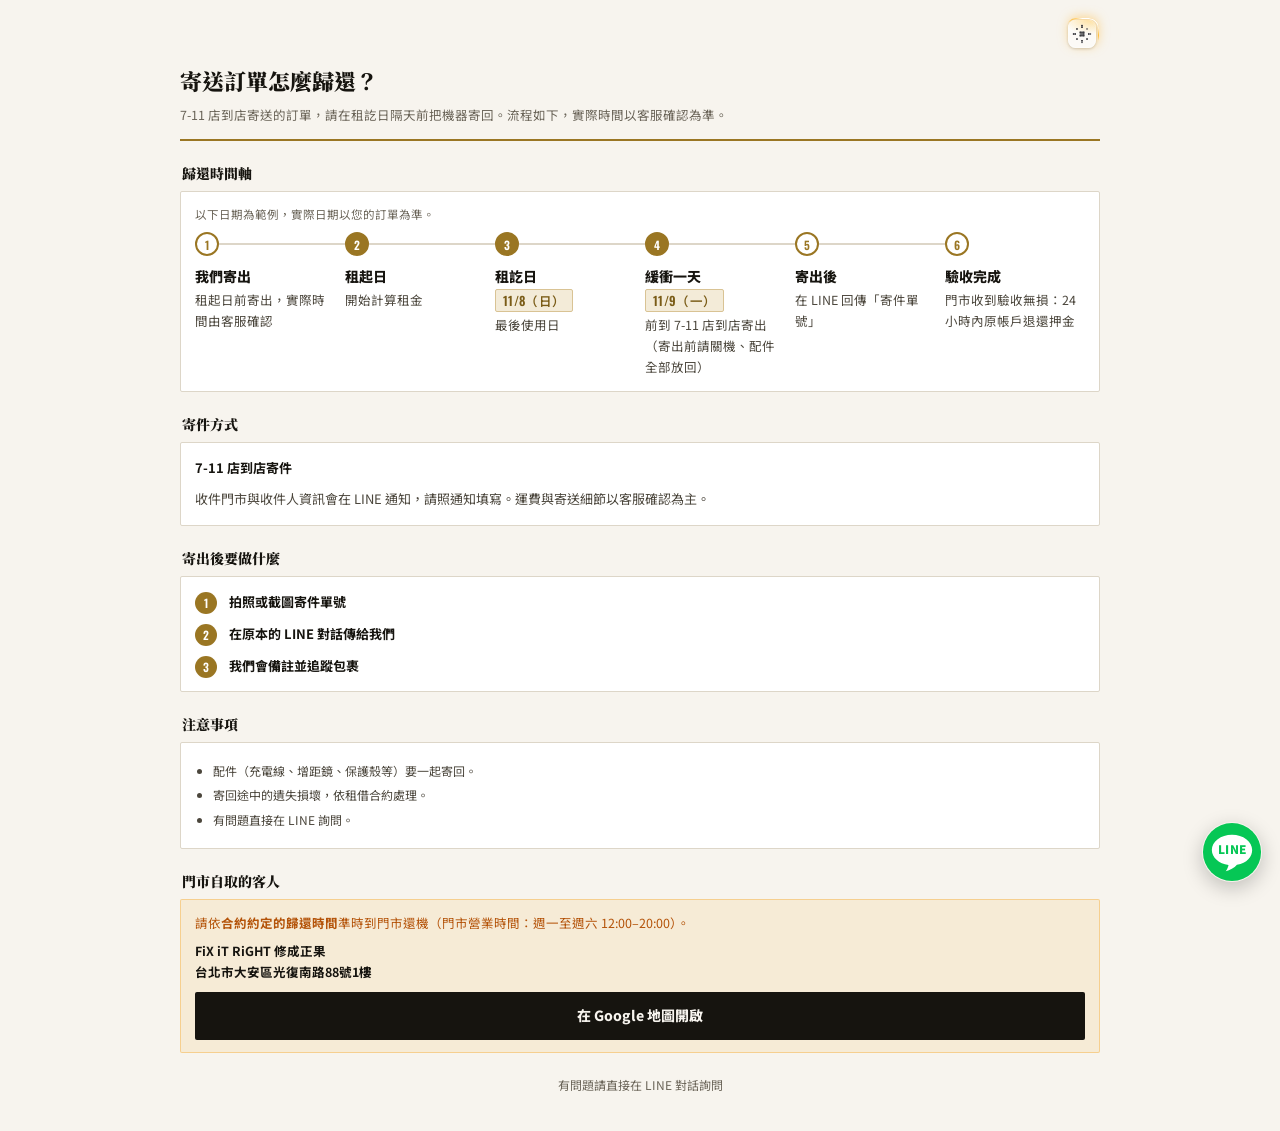
<file: return_guide.html>
<!DOCTYPE html>
<html lang="zh-TW">
<head>
<meta charset="UTF-8">
<script>(function(){try{var s=localStorage.getItem("fir-theme");if(s==="dark"||(!s&&window.matchMedia&&matchMedia("(prefers-color-scheme: dark)").matches))document.documentElement.setAttribute("data-theme","dark")}catch(e){}})();</script>
<meta name="robots" content="noindex">
<meta name="viewport" content="width=device-width,initial-scale=1.0,viewport-fit=cover">
<meta name="theme-color" content="#F7F4EE">
<title>寄回說明｜SSystem</title>
<link rel="preconnect" href="https://fonts.googleapis.com"><link rel="preconnect" href="https://fonts.gstatic.com" crossorigin><link rel="stylesheet" href="https://fonts.googleapis.com/css2?family=Noto+Sans+TC:wght@400;500;700&family=Noto+Serif+TC:wght@700;900&family=Oswald:wght@500;600&display=swap">
<style>
:root{--bg-color:#F7F4EE;--card-bg:#FFFFFF;--panel-bg:#EFEAE0;--text-main:#16140F;--text-muted:#4B463C;--text-light:#6A6458;--border-color:#DDD6C8;--border-dark:#16140F;--accent-blue:#7A5C17;--accent-blue-bg:#F3EBD8;--accent-blue-border:#D9C394;--ink:#16140F;--on-ink:#F7F4EE;--gold:#9A7623;--warn-bg:rgba(245,158,11,.10);--warn-border:rgba(245,158,11,.35);--warn-text:#b45309;--font-head:"Noto Serif TC","Songti TC",serif;--font-body:"Noto Sans TC",-apple-system,"PingFang TC",sans-serif;--font-num:"Oswald","Noto Sans TC",sans-serif}
[data-theme="dark"]{--bg-color:#0B0B0C;--card-bg:#141415;--panel-bg:#1C1B1A;--text-main:#F5F1E8;--text-muted:#BDB6A8;--text-light:#A8A296;--border-color:#2C2A26;--border-dark:#C9A24A;--accent-blue:#D9B864;--accent-blue-bg:rgba(201,162,74,.12);--accent-blue-border:rgba(201,162,74,.45);--ink:#F5F1E8;--on-ink:#0B0B0C;--gold:#C9A24A;--warn-bg:rgba(245,158,11,.12);--warn-text:#fbbf24}
*{-webkit-text-size-adjust:100%;text-size-adjust:100%;box-sizing:border-box;font-family:var(--font-body);transition:background-color .25s ease,color .25s ease,border-color .25s ease}
html,body{overflow-x:hidden;max-width:100vw;width:100%}
body{margin:0;background:var(--bg-color);color:var(--text-main);-webkit-font-smoothing:antialiased;padding:16px 12px max(36px,env(safe-area-inset-bottom) + 16px);display:flex;justify-content:center}
.wrap{width:min(100%,540px);max-width:100%}
@media (min-width:760px){.wrap{width:min(100%,920px)}}
.utility-bar{display:flex;justify-content:flex-end;margin-bottom:14px}
.theme-morph-btn{background:var(--card-bg);border:1px solid var(--border-color);color:var(--text-main);width:32px;height:32px;border-radius:2px;display:inline-flex;align-items:center;justify-content:center;cursor:pointer;padding:0}
.theme-morph-btn:hover{border-color:var(--gold);color:var(--gold)}
.sun-moon-svg{overflow:visible}.sun-core{transform-origin:center;transition:transform .45s cubic-bezier(.4,0,.2,1)}.mask-cutout{transition:transform .45s cubic-bezier(.4,0,.2,1);transform:translate(12px,-12px)}.sun-rays{transform-origin:center;transition:transform .45s cubic-bezier(.4,0,.2,1),opacity .3s ease;opacity:1}
[data-theme="dark"] .sun-core{transform:scale(1.6)}[data-theme="dark"] .mask-cutout{transform:translate(0,0)}[data-theme="dark"] .sun-rays{transform:rotate(90deg) scale(.2);opacity:0}
.header{padding-bottom:14px;border-bottom:2px solid var(--gold);margin-bottom:16px}
.title{font-family:var(--font-head);font-size:22px;font-weight:900;line-height:1.4;margin:0}
.intro{margin-top:8px;color:var(--text-light);font-size:12.5px;line-height:1.65}
.section-title{font-family:var(--font-head);font-size:14px;font-weight:900;color:var(--text-main);margin:22px 2px 8px}
.card{background:var(--card-bg);border:1px solid var(--border-color);border-radius:2px;padding:14px}
.body{color:var(--text-muted);font-size:13px;line-height:1.75}
.body strong{color:var(--text-main)}
.body p{margin:0 0 8px}.body p:last-child{margin-bottom:0}
.example-note{margin:0 0 10px;color:var(--text-light);font-size:11.5px}
/* 時間軸：手機直式，寬螢幕橫式 */
.tl{list-style:none;margin:0;padding:0;position:relative}
.tl li{position:relative;padding:0 0 18px 38px;min-height:34px}
.tl li:last-child{padding-bottom:0}
.tl li::before{content:"";position:absolute;left:11px;top:24px;bottom:-2px;width:2px;background:var(--border-color)}
.tl li:last-child::before{display:none}
.dot{position:absolute;left:0;top:0;width:24px;height:24px;border-radius:50%;background:var(--card-bg);border:2px solid var(--gold);color:var(--gold);font-family:var(--font-num);font-size:11.5px;font-weight:600;display:flex;align-items:center;justify-content:center}
.tl li.key .dot{background:var(--gold);color:var(--card-bg)}
.t-name{font-size:14px;font-weight:800;line-height:1.5;color:var(--text-main)}
.t-date{display:inline-block;margin-top:2px;padding:1px 7px;border-radius:2px;background:var(--accent-blue-bg);border:1px solid var(--accent-blue-border);color:var(--accent-blue);font-family:var(--font-num);font-size:12.5px;font-weight:600;letter-spacing:.3px}
.t-date:empty{display:none}
.t-desc{margin-top:3px;color:var(--text-muted);font-size:12.5px;line-height:1.65}
@media (min-width:760px){
  .tl{display:grid;grid-template-columns:repeat(6,1fr);gap:0 10px}
  .tl li{padding:34px 0 0 0}
  .tl li::before{left:24px;right:-10px;top:11px;bottom:auto;width:auto;height:2px}
  .dot{left:0;top:0}
}
.steps{list-style:none;margin:0;padding:0;counter-reset:s}
.steps li{counter-increment:s;position:relative;padding:0 0 10px 34px;color:var(--text-muted);font-size:13px;line-height:1.7}
.steps li:last-child{padding-bottom:0}
.steps li::before{content:counter(s);position:absolute;left:0;top:1px;width:22px;height:22px;border-radius:50%;background:var(--gold);color:var(--card-bg);font-family:var(--font-num);font-size:11.5px;font-weight:600;display:flex;align-items:center;justify-content:center}
.steps strong{color:var(--text-main)}
.small{margin:0;padding-left:18px;color:var(--text-muted);font-size:12px;line-height:1.7}
.small li{margin:4px 0}
.notice{margin-top:0;padding:12px 14px;border:1px solid var(--warn-border);border-radius:2px;background:var(--warn-bg);color:var(--warn-text);font-size:12.5px;line-height:1.7}
.notice strong{color:var(--warn-text)}
.addr{margin-top:6px;color:var(--text-main);font-weight:700}
.link-button{display:block;width:100%;min-height:44px;margin-top:10px;padding:12px;border-radius:2px;background:var(--ink);color:var(--on-ink);font-size:14px;font-weight:800;text-align:center;text-decoration:none;-webkit-tap-highlight-color:transparent}
a{text-decoration-color:var(--gold);text-underline-offset:4px}
.footer{margin:22px 2px 0;color:var(--text-light);font-size:12px;line-height:1.7;text-align:center}
</style>
<link rel="icon" href="/favicon.ico" sizes="any"><link rel="icon" type="image/png" sizes="32x32" href="/favicon-32.png"><link rel="apple-touch-icon" href="/apple-touch-icon.png">
<link rel="stylesheet" href="/assets/ss-theme-switch.css?v=2026110903">
<script src="/assets/ss-theme-switch.js?v=2026110903" defer></script>
<script>/* 2026-11-09 日月鍵換成點陣玻璃鍵；切換後照本頁原本的 applyTheme 套用 */document.addEventListener("DOMContentLoaded",function(){var b=document.querySelector(".theme-morph-btn");if(b&&window.SSThemeSwitch)SSThemeSwitch.upgrade(b,{w:"36px",onChange:function(t){if(typeof applyTheme==="function")applyTheme(t)}})});</script>
</head>
<body>
<main class="wrap">
  <div class="utility-bar">
    <button class="theme-morph-btn" onclick="toggleTheme()" aria-label="切換深淺色">
      <svg class="sun-moon-svg" viewBox="0 0 24 24" width="18" height="18"><defs><mask id="moon-morph-mask"><rect x="0" y="0" width="100%" height="100%" fill="white"/><circle class="mask-cutout" cx="17" cy="7" r="7" fill="black"/></mask></defs><circle class="sun-core" cx="12" cy="12" r="5" fill="currentColor" mask="url(#moon-morph-mask)"/><g class="sun-rays" stroke="currentColor" stroke-width="2" stroke-linecap="round"><line x1="12" y1="2" x2="12" y2="4"/><line x1="12" y1="20" x2="12" y2="22"/><line x1="4.93" y1="4.93" x2="6.34" y2="6.34"/><line x1="17.66" y1="17.66" x2="19.07" y2="19.07"/><line x1="2" y1="12" x2="4" y2="12"/><line x1="20" y1="12" x2="22" y2="12"/><line x1="4.93" y1="19.07" x2="6.34" y2="17.66"/><line x1="17.66" y1="6.34" x2="19.07" y2="4.93"/></g></svg>
    </button>
  </div>

  <header class="header">
    <h1 class="title">寄送訂單怎麼歸還？</h1>
    <div class="intro">7-11 店到店寄送的訂單，請在租訖日隔天前把機器寄回。流程如下，實際時間以客服確認為準。</div>
  </header>

  <div class="section-title">歸還時間軸</div>
  <section class="card">
    <p class="example-note" id="exampleNote" hidden>以下日期為範例，實際日期以您的訂單為準。</p>
    <ol class="tl">
      <li><span class="dot">1</span><div class="t-name">我們寄出</div><div class="t-desc">租起日前寄出，實際時間由客服確認</div></li>
      <li class="key"><span class="dot">2</span><div class="t-name">租起日</div><div class="t-date" id="dStart"></div><div class="t-desc">開始計算租金</div></li>
      <li class="key"><span class="dot">3</span><div class="t-name" id="nEnd">租訖日</div><div class="t-date" id="dEnd"></div><div class="t-desc">最後使用日</div></li>
      <li class="key"><span class="dot">4</span><div class="t-name">緩衝一天</div><div class="t-date" id="dBuf"></div><div class="t-desc">前到 7-11 店到店寄出（寄出前請關機、配件全部放回）</div></li>
      <li><span class="dot">5</span><div class="t-name">寄出後</div><div class="t-desc">在 LINE 回傳「寄件單號」</div></li>
      <li><span class="dot">6</span><div class="t-name">驗收完成</div><div class="t-desc">門市收到驗收無損：24 小時內原帳戶退還押金</div></li>
    </ol>
  </section>

  <div class="section-title">寄件方式</div>
  <section class="card"><div class="body">
    <p><strong>7-11 店到店寄件</strong></p>
    <p>收件門市與收件人資訊會在 LINE 通知，請照通知填寫。運費與寄送細節以客服確認為主。</p>
  </div></section>

  <div class="section-title">寄出後要做什麼</div>
  <section class="card">
    <ol class="steps">
      <li><strong>拍照或截圖寄件單號</strong></li>
      <li><strong>在原本的 LINE 對話傳給我們</strong></li>
      <li><strong>我們會備註並追蹤包裹</strong></li>
    </ol>
  </section>

  <div class="section-title">注意事項</div>
  <section class="card">
    <ul class="small">
      <li>配件（充電線、增距鏡、保護殼等）要一起寄回。</li>
      <li>寄回途中的遺失損壞，依租借合約處理。</li>
      <li>有問題直接在 LINE 詢問。</li>
    </ul>
  </section>

  <div class="section-title">門市自取的客人</div>
  <section class="notice">
    請依<strong>合約約定的歸還時間</strong>準時到門市還機（門市營業時間：週一至週六 12:00–20:00）。
    <div class="addr">FiX iT RiGHT 修成正果<br>台北市大安區光復南路88號1樓</div>
    <a class="link-button" href="https://maps.app.goo.gl/Dh2f7wietz92daRU7" rel="noopener">在 Google 地圖開啟</a>
  </section>

  <div class="footer">有問題請直接在 LINE 對話詢問</div>
</main>
<script>
function applyTheme(t){if(t==="dark")document.documentElement.setAttribute("data-theme","dark");else document.documentElement.removeAttribute("data-theme")}
function toggleTheme(){var d=document.documentElement.getAttribute("data-theme")==="dark";var n=d?"light":"dark";try{localStorage.setItem("fir-theme",n)}catch(e){}applyTheme(n)}
(function(){var s=null;try{s=localStorage.getItem("fir-theme")}catch(e){}applyTheme(s||(window.matchMedia&&window.matchMedia("(prefers-color-scheme: dark)").matches?"dark":"light"))})();

function parseDate(v){
  if(typeof v!=="string"||!/^\d{4}-\d{2}-\d{2}$/.test(v))return null;
  var y=+v.slice(0,4),m=+v.slice(5,7),d=+v.slice(8,10);
  var dt=new Date(y,m-1,d);
  if(dt.getFullYear()!==y||dt.getMonth()!==m-1||dt.getDate()!==d)return null;
  return dt;
}
var WD=["日","一","二","三","四","五","六"];
function fmt(dt){return (dt.getMonth()+1)+"/"+dt.getDate()+"（"+WD[dt.getDay()]+"）"}
(function(){
  var q=new URLSearchParams(location.search);
  var end=parseDate(q.get("end")),start=parseDate(q.get("start")),isExample=false;
  if(!end){end=parseDate("2026-11-08");isExample=true}
  var buf=new Date(end.getFullYear(),end.getMonth(),end.getDate()+1);
  document.getElementById("dEnd").textContent=fmt(end);
  document.getElementById("dBuf").textContent=fmt(buf);
  if(start)document.getElementById("dStart").textContent=fmt(start);
  if(isExample)document.getElementById("exampleNote").hidden=false;
})();
</script>
<a id="fab-line" class="fab-line" data-v="2" href="https://line.me/R/ti/p/@387wfayl" rel="noopener" aria-label="用 LINE 詢問檔期"><svg viewBox="0 0 64 64" aria-hidden="true"><circle class="fl-bg" cx="32" cy="32" r="31"/><path fill="#fff" d="M32 13.5c-11.9 0-21.5 7.3-21.5 16.3 0 8 7.6 14.7 17.8 16-.4 2-1.3 4.6-3 6.6 4.4-.7 9.2-3.5 12-6.8C48 43.6 53.5 37.3 53.5 29.8 53.5 20.8 43.9 13.5 32 13.5z"/><text class="fl-txt" x="32" y="34.6" text-anchor="middle" font-family="Arial Black,Arial,Helvetica,sans-serif" font-weight="900" font-size="12.6" letter-spacing=".2">LINE</text></svg><span class="fab-line-tip">LINE 問檔期</span></a><style>.fab-line{position:fixed;right:calc(18px + env(safe-area-inset-right,0px));bottom:calc(18px + env(safe-area-inset-bottom,0px));z-index:45;width:60px;height:60px;border-radius:50%;display:block;box-shadow:0 6px 20px rgba(0,0,0,.22);transition:transform .15s ease,box-shadow .15s ease;text-decoration:none}.fab-line svg{width:100%;height:100%;display:block}.fab-line .fl-bg{fill:#06C755}.fab-line .fl-txt{fill:#06C755}[data-theme="dark"] .fab-line .fl-bg,[data-theme="dark"] .fab-line .fl-txt{fill:#0b0b0b}[data-theme="dark"] .fab-line .fl-bg{stroke:rgba(255,255,255,.55);stroke-width:1.5}@media (prefers-color-scheme:dark){:root:not([data-theme="light"]) .fab-line .fl-bg,:root:not([data-theme="light"]) .fab-line .fl-txt{fill:#0b0b0b}:root:not([data-theme="light"]) .fab-line .fl-bg{stroke:rgba(255,255,255,.55);stroke-width:1.5}}.fab-line:hover,.fab-line:focus-visible{transform:scale(1.07);box-shadow:0 8px 26px rgba(0,0,0,.28)}.fab-line:focus-visible{outline:3px solid #06C755;outline-offset:3px}.fab-line-tip{position:absolute;right:70px;top:50%;transform:translateY(-50%);white-space:nowrap;background:#1f2421;color:#fff;font-size:13px;padding:5px 10px;border-radius:8px;opacity:0;pointer-events:none;transition:opacity .15s}.fab-line:hover .fab-line-tip,.fab-line:focus-visible .fab-line-tip{opacity:1}@media (max-width:767px){body:has(.mbar) .fab-line{display:none}.fab-line-tip{display:none}}body.dlg-open .fab-line{display:none}@media print{.fab-line{display:none}}@media (prefers-reduced-motion:reduce){.fab-line{transition:none}}</style></body>
</html>
</file>
<file: assets/ss-theme-switch.css>
/* SSystem 日／夜主題切換開關：外觀分層（底座凹槽 → 滑塊接觸陰影 → 霧面玻璃 → 高光邊 → 流動光 → 點陣 canvas）
 * 可調：--ts-w（寬度，高度自動 = 寬/2）、--ts-inset（滑塊內縮）；顏色由 JS 依切換進度寫入 --ts-* 變數 */
.ss-tswitch {
  --ts-w: 168px;
  --ts-h: calc(var(--ts-w) / 2);
  --ts-inset: calc(var(--ts-h) * 0.075);
  --ts-k: calc(var(--ts-h) - var(--ts-inset) * 2);
  --ts-r: calc(var(--ts-k) * 0.27);
  --ts-gap: calc(var(--ts-k) * 0.045);   /* 邊光與滑塊之間的間距 */
  --ts-blur: calc(var(--ts-h) * 0.45);
  position: relative; display: inline-block; flex: none;
  width: var(--ts-w); height: var(--ts-h);
  padding: 0; margin: 0; border: 0; background: none; cursor: pointer;
  border-radius: calc(var(--ts-r) + var(--ts-inset));   /* 外框跟滑塊同比例圓角（影片：圓角方形，不是膠囊） */
  -webkit-tap-highlight-color: transparent; touch-action: manipulation;
}
.ss-tswitch[data-size="sm"] { --ts-w: 60px; --ts-inset: calc(var(--ts-h) * 0.08); --ts-blur: calc(var(--ts-h) * 0.3); --ts-gap: 1.5px; }
.ss-tswitch:focus { outline: none; }
.ss-tswitch:focus-visible { box-shadow: 0 0 0 3px var(--ts-edge), 0 0 0 6px rgba(127,162,224,.35); }

.ss-ts-track {
  position: absolute; inset: 0; border-radius: inherit;
  background: var(--ts-track);
  box-shadow:
    inset 0 calc(var(--ts-h) * .06) calc(var(--ts-h) * .14) rgba(0,0,0,calc(var(--ts-shade) + .1)),
    inset 0 calc(var(--ts-h) * -.03) calc(var(--ts-h) * .06) rgba(255,255,255,calc(.5 - var(--ts-shade))),
    0 1px 0 rgba(255,255,255,calc(.6 - var(--ts-shade) * 1.4)),
    0 calc(var(--ts-h) * .1) calc(var(--ts-h) * .25) rgba(0,0,0,calc(var(--ts-shade) * .5));
}
.ss-tswitch[data-size="sm"] .ss-ts-track {
  box-shadow: inset 0 1px 3px rgba(0,0,0,calc(var(--ts-shade) + .05)), 0 1px 0 rgba(255,255,255,calc(.5 - var(--ts-shade)));
}

.ss-ts-knob {
  position: absolute; top: var(--ts-inset); left: var(--ts-inset);
  width: var(--ts-k); height: var(--ts-k); border-radius: var(--ts-r);
  transform: translateX(calc((var(--ts-w) - var(--ts-k) - var(--ts-inset) * 2) * var(--ts-x)));
  background:
    linear-gradient(160deg, rgba(255,255,255,.5), rgba(255,255,255,0) 45%),
    radial-gradient(120% 90% at 30% 10%, rgba(255,255,255,.35), transparent 60%),
    var(--ts-glass);
  -webkit-backdrop-filter: blur(6px) saturate(140%); backdrop-filter: blur(6px) saturate(140%);
  box-shadow:
    calc(var(--ts-gx, 0) * var(--ts-blur) * .35) calc(var(--ts-gy, 0) * var(--ts-blur) * .35) var(--ts-blur) calc(var(--ts-blur) * .2) var(--ts-glow), /* 偏向亮弧那側的暈光 */
    0 calc(var(--ts-k) * .06) calc(var(--ts-k) * .14) rgba(0,0,0,calc(var(--ts-shade) + .05)), /* 接觸陰影 */
    inset 0 0 0 1px rgba(255,255,255,.35),                                  /* 細高光邊 */
    inset 0 calc(var(--ts-k) * -.08) calc(var(--ts-k) * .12) rgba(0,0,0,.08);
}
.ss-tswitch[data-size="sm"] .ss-ts-knob {
  box-shadow:
    calc(var(--ts-gx, 0) * 3px) calc(var(--ts-gy, 0) * 3px) var(--ts-blur) 0 var(--ts-glow),
    0 1px 3px rgba(0,0,0,calc(var(--ts-shade) + .05)),
    inset 0 0 0 1px rgba(255,255,255,.3);
}
/* 邊緣光：一段亮弧（conic 漸層＋遮罩只留邊框），角度由 JS 依切換進度寫入 */
.ss-ts-ring {
  position: absolute; inset: calc(var(--ts-gap) * -1 - 2px); border-radius: calc(var(--ts-r) + var(--ts-gap) + 2px);
  padding: max(1.5px, calc(var(--ts-k) * .018)); pointer-events: none;
  background: conic-gradient(from calc(var(--ts-ring-a, 180deg) - 80deg), transparent 0deg, var(--ts-edge) 18deg, #fff 50deg, #fff 110deg, var(--ts-edge) 142deg, transparent 160deg, transparent 360deg);
  -webkit-mask: linear-gradient(#000 0 0) content-box, linear-gradient(#000 0 0); -webkit-mask-composite: xor;
          mask: linear-gradient(#000 0 0) content-box exclude, linear-gradient(#000 0 0);
  opacity: var(--ts-ring-o, 1);
  filter: drop-shadow(0 0 2px var(--ts-edge)) drop-shadow(0 0 7px var(--ts-edge));
}
.ss-tswitch[data-size="sm"] .ss-ts-ring { inset: -2.5px; border-radius: calc(var(--ts-r) + 2.5px); padding: 1px; filter: drop-shadow(0 0 2px var(--ts-edge)); }
/* 玻璃內的冷暖色調（日：右上暖黃；夜：極淡藍紫） */
.ss-ts-tint {
  position: absolute; inset: 0; border-radius: inherit; pointer-events: none;
  background: radial-gradient(140% 75% at calc(50% + var(--ts-gx, 0) * 60%) calc(50% + var(--ts-gy, 0) * 62%), var(--ts-tint), transparent 72%);
}
/* 單鍵版（2026-11-09 使用者：不用左右滑，單點就換日月＋光暈）：只留玻璃按鍵，邊光繞一圈換色 */
.ss-tswitch[data-mode="button"] { --ts-w: 96px; --ts-h: var(--ts-w); --ts-inset: calc(var(--ts-w) * .1); border-radius: var(--ts-r); }
.ss-tswitch[data-mode="button"][data-size="sm"] { --ts-w: 36px; --ts-inset: 4px; }
.ss-tswitch[data-mode="button"] .ss-ts-track { display: none; }
.ss-tswitch[data-mode="button"] .ss-ts-knob { transition: scale .12s ease; }
.ss-tswitch[data-mode="button"]:active .ss-ts-knob { scale: .96; }
.ss-tswitch[data-mode="button"]:focus-visible { box-shadow: none; }
.ss-tswitch[data-mode="button"]:focus-visible .ss-ts-knob { outline: 2px solid var(--ts-edge); outline-offset: calc(var(--ts-gap) + 5px); }
.ss-ts-dots { position: absolute; inset: 0; width: 100%; height: 100%; border-radius: inherit; }

/* 2026-11-09 價目表等頁：語言切換只留字、跟日月鍵垂直置中 */
.utility-bar{align-items:center!important}
.lang-pill-btn{border:0!important;background:none!important;box-shadow:none!important;min-width:auto!important;padding:0 6px!important}
.ss-tswitch{min-height:0!important;min-width:0!important;max-height:none}
</file>
